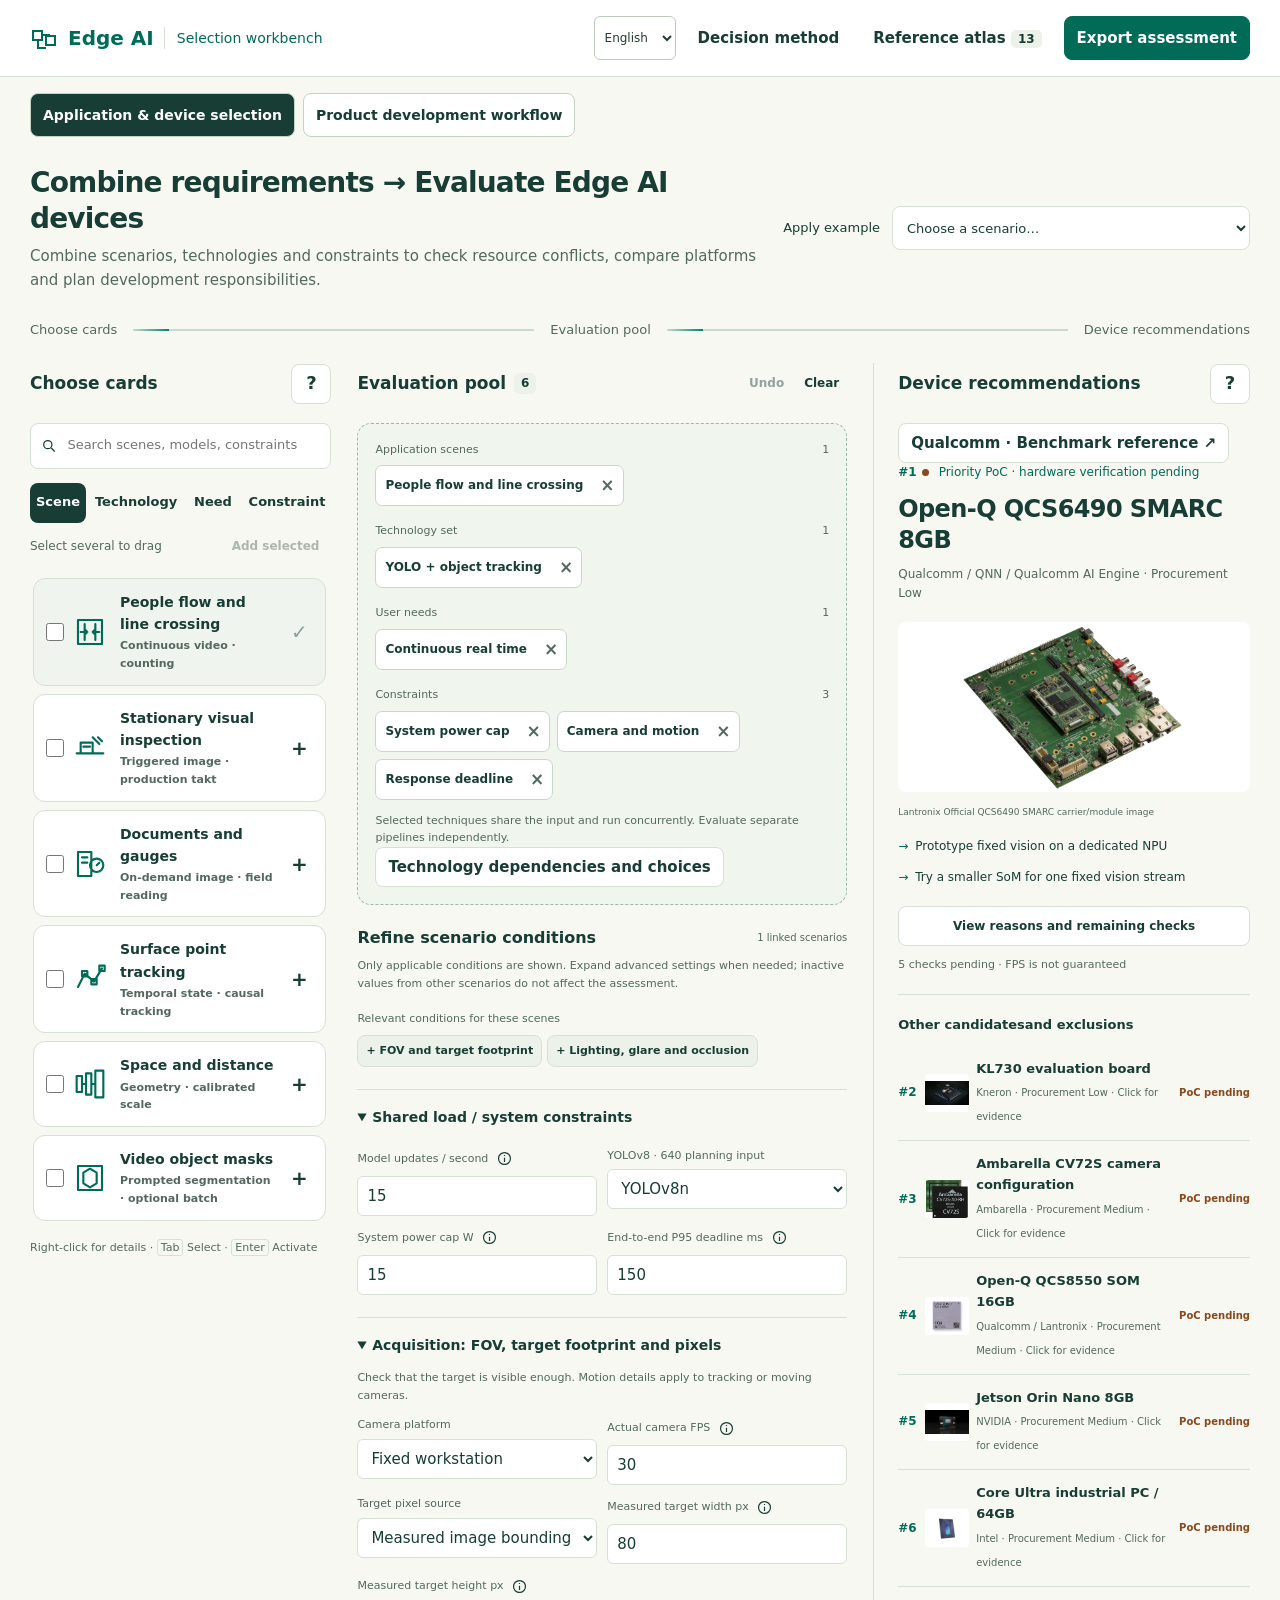
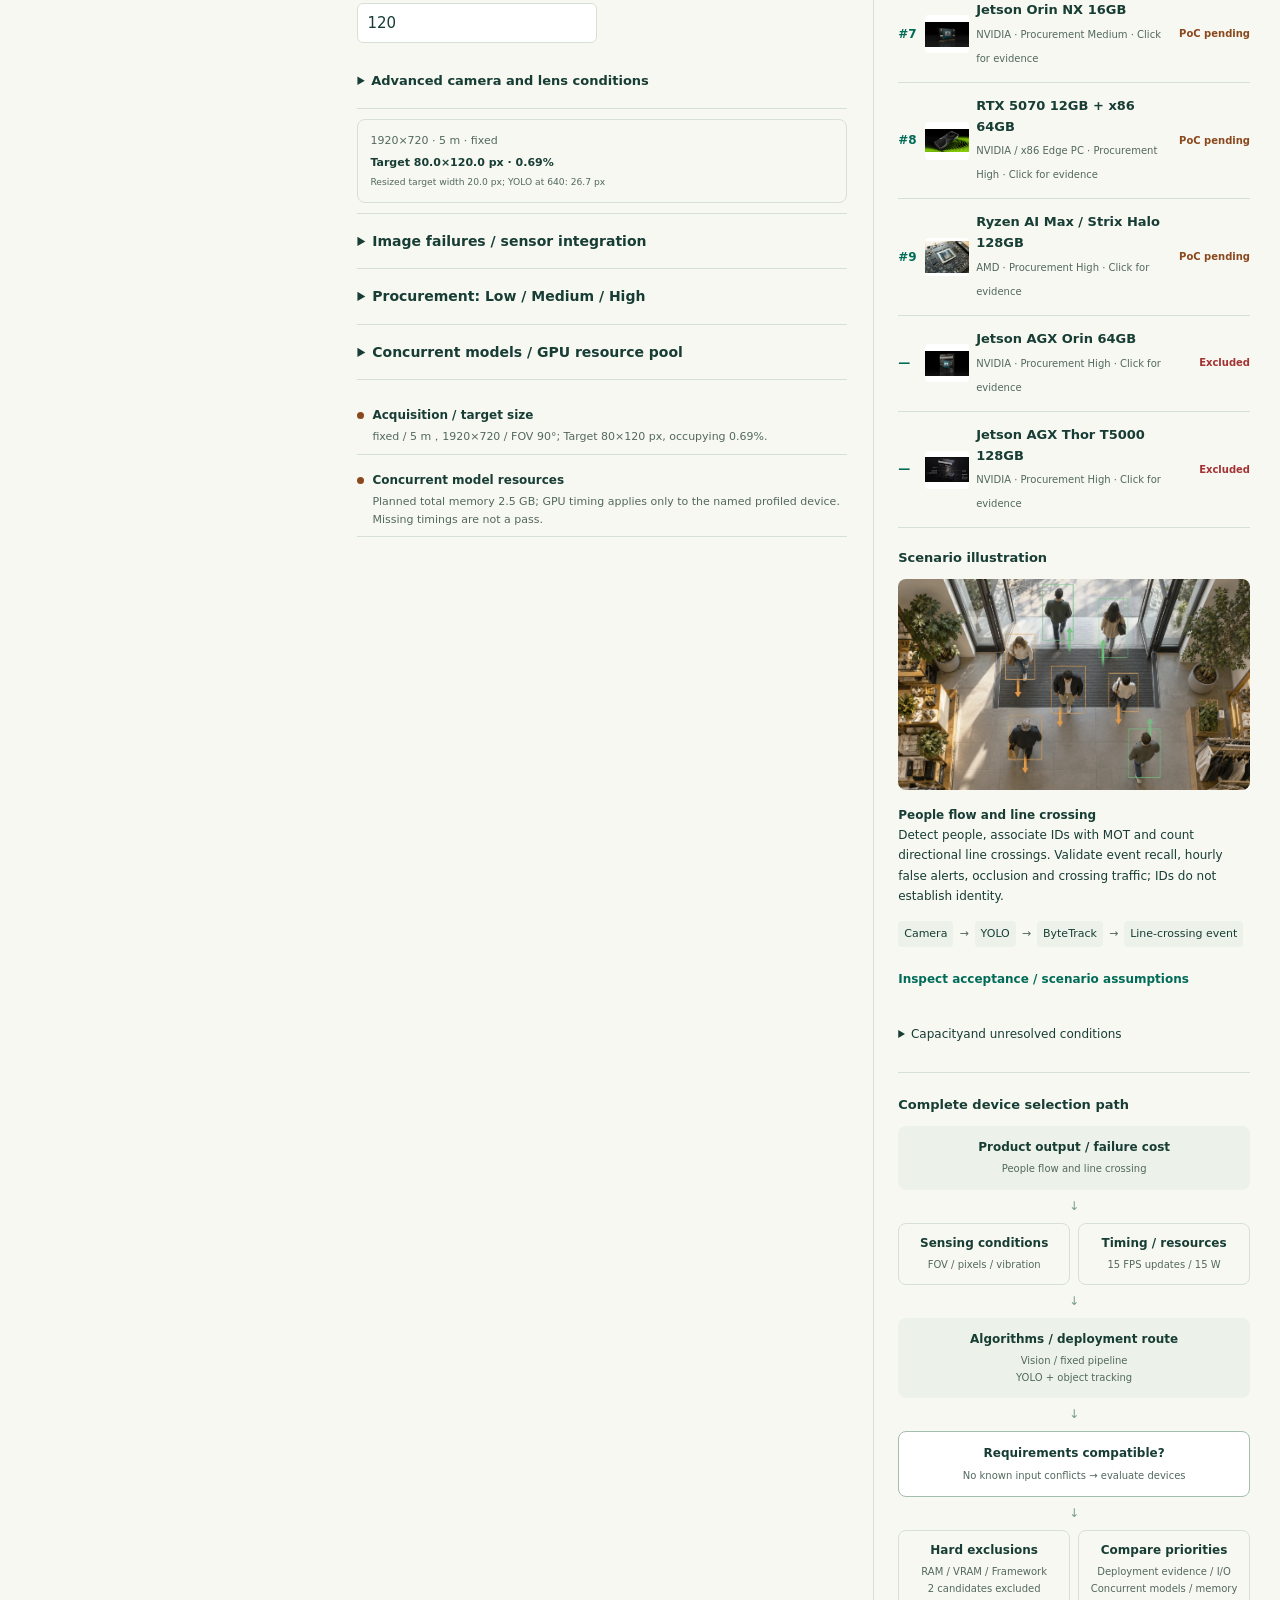
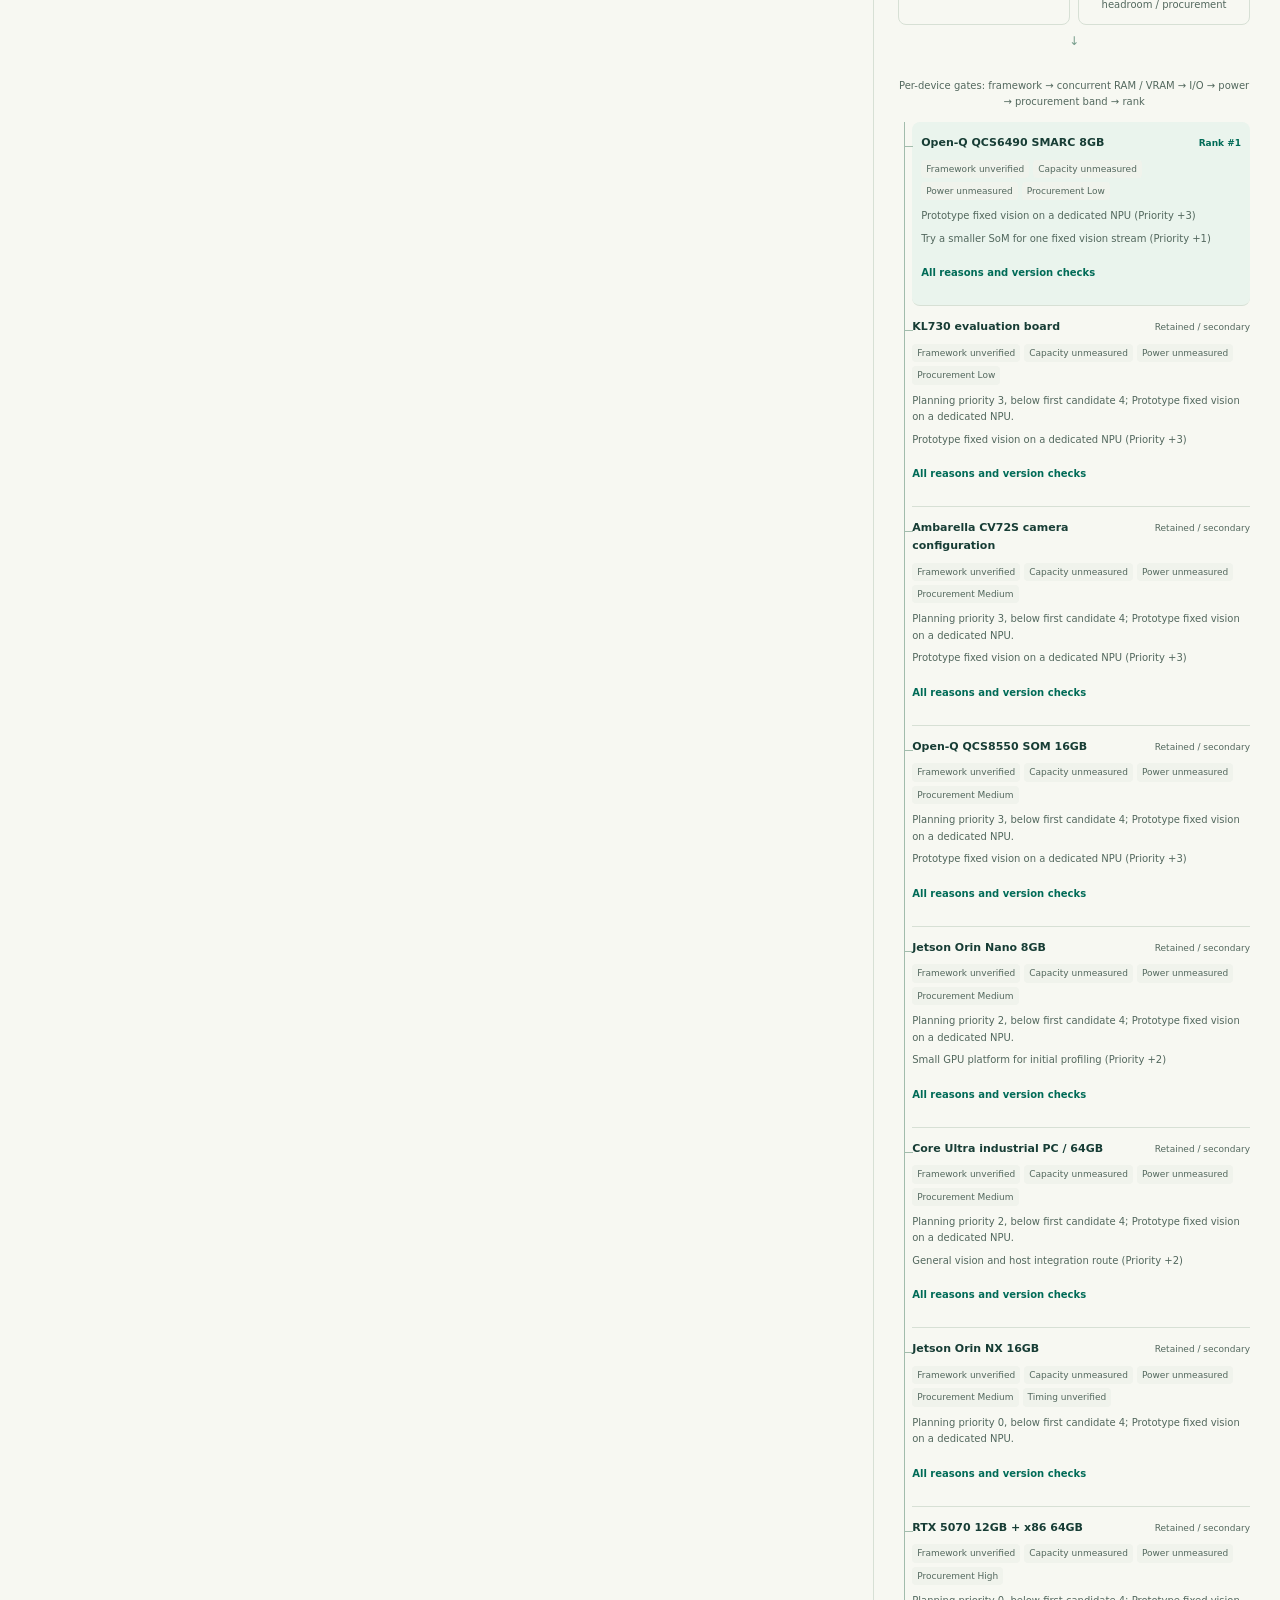
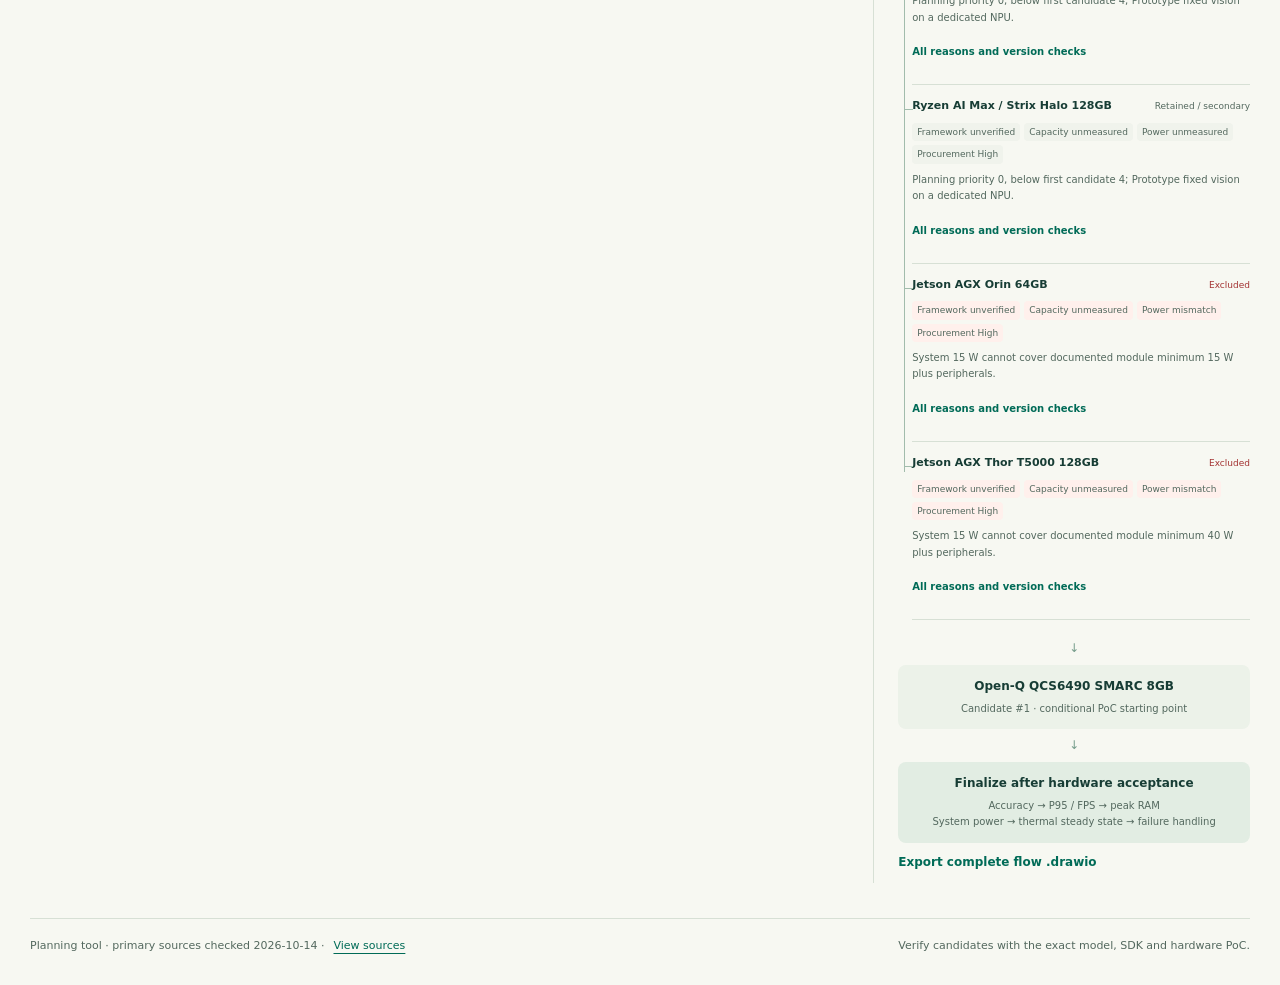
<file: index.html>
<!doctype html><html lang="en"><head><meta charset="utf-8"><meta name="viewport" content="width=device-width,initial-scale=1"><title>Edge AI Hardware Blueprints</title></head><body><p><a href="edge-ai-guide/index.html?lang=en#selection">Open Edge AI Hardware Blueprints</a></p><script>location.replace('edge-ai-guide/index.html'+(location.search||'?lang=en')+(location.hash||'#selection'));</script></body></html>
</file>
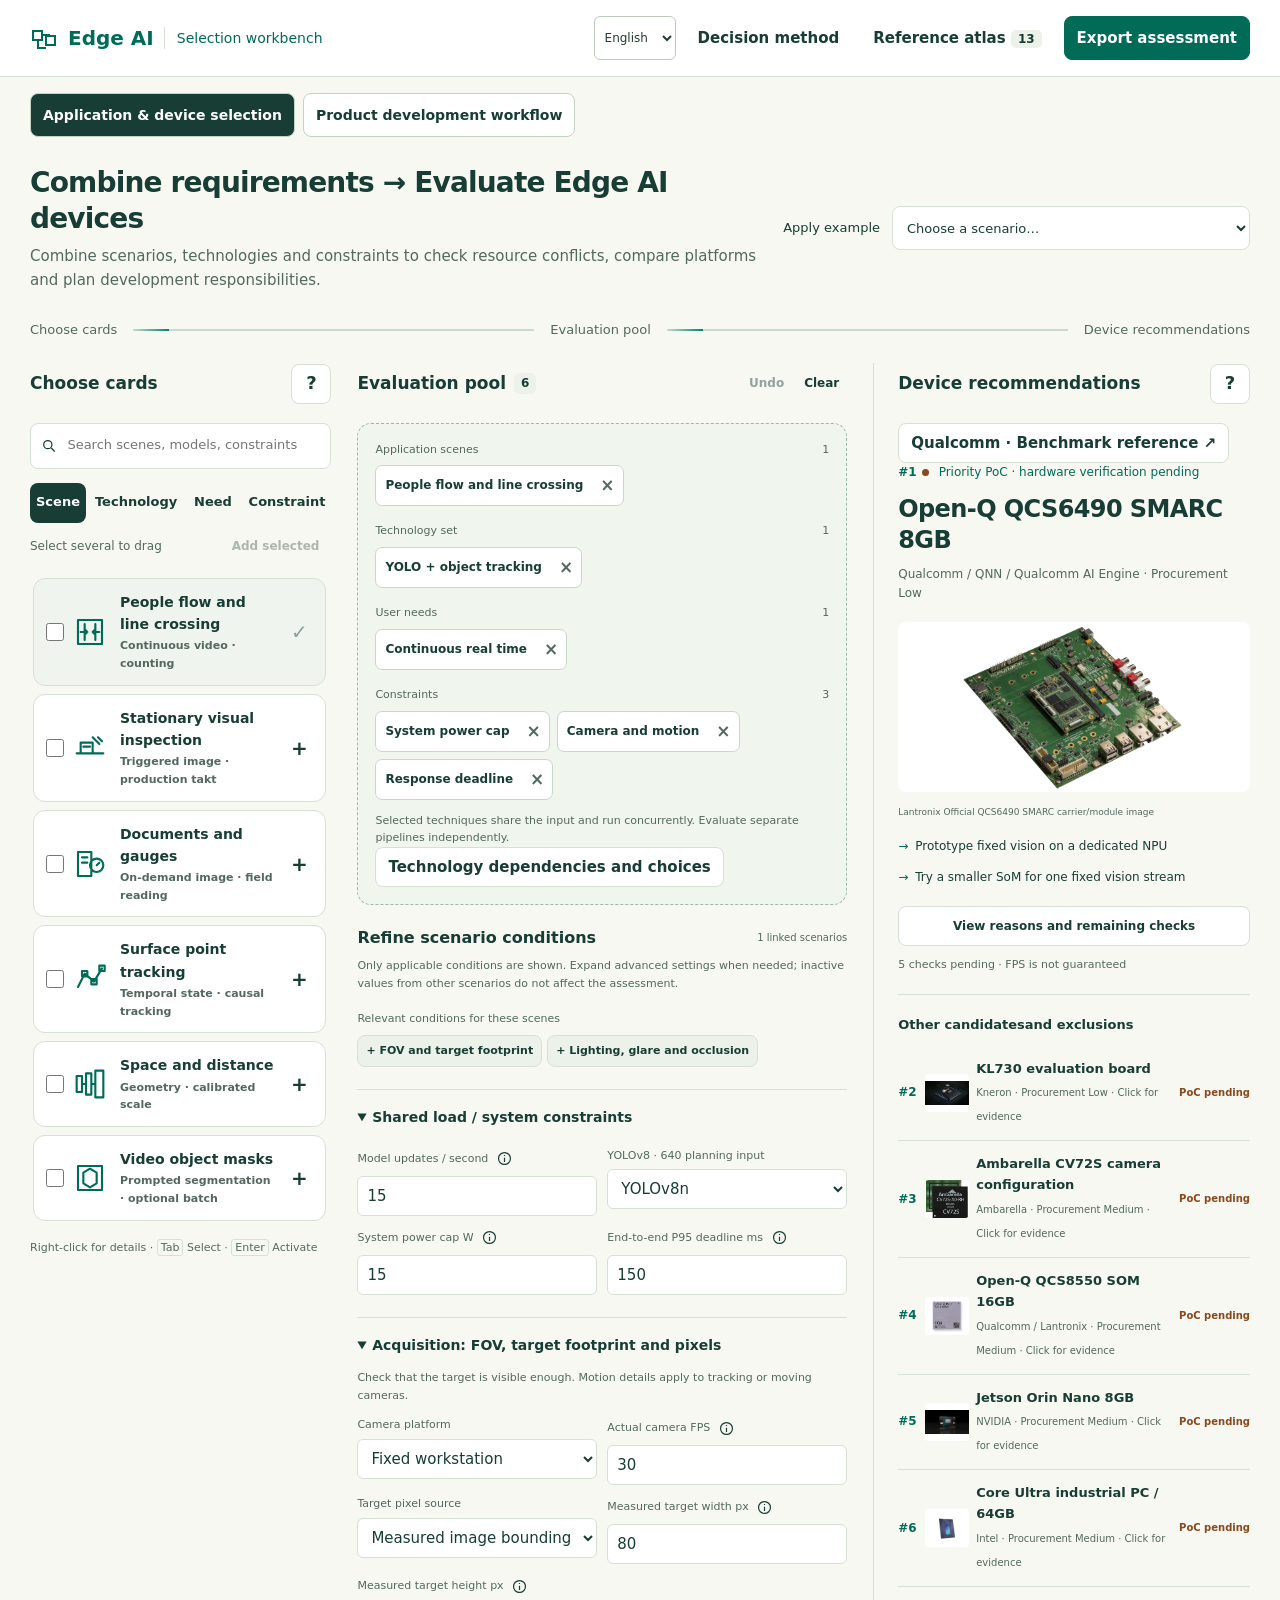
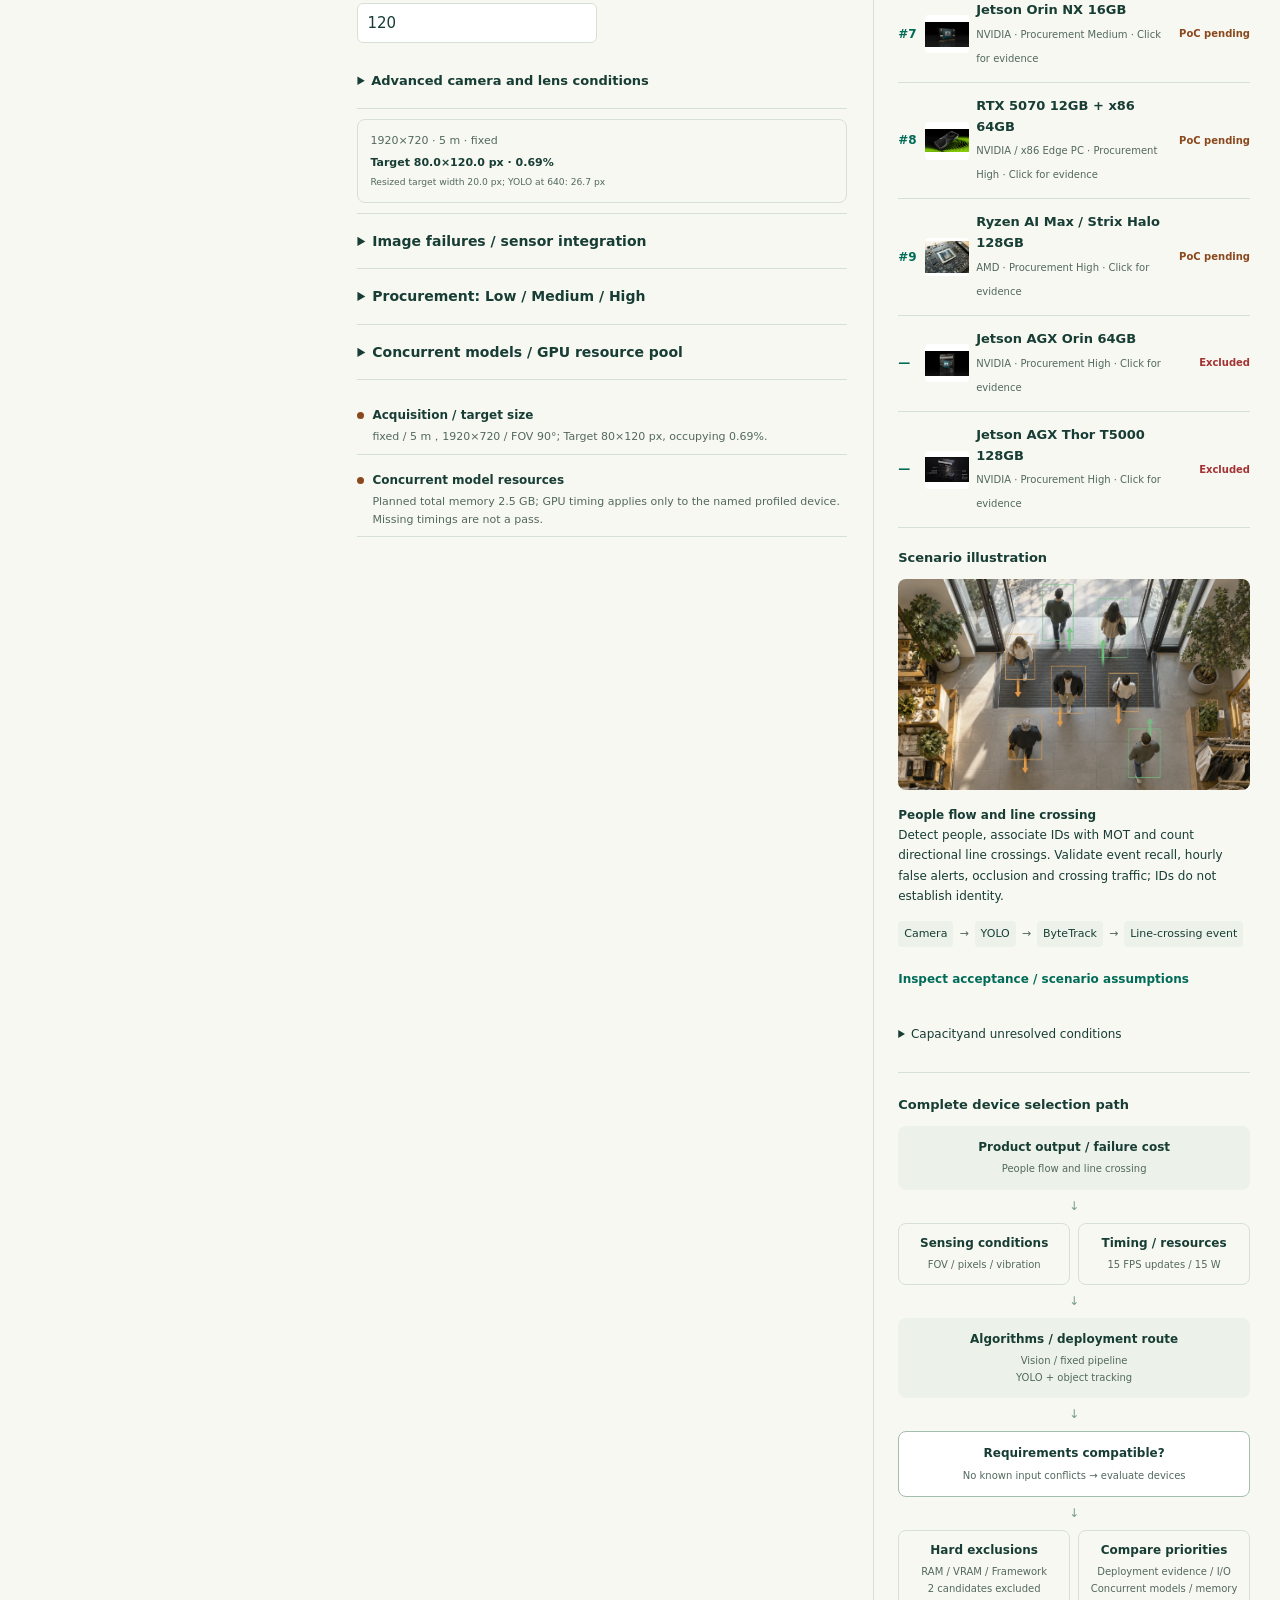
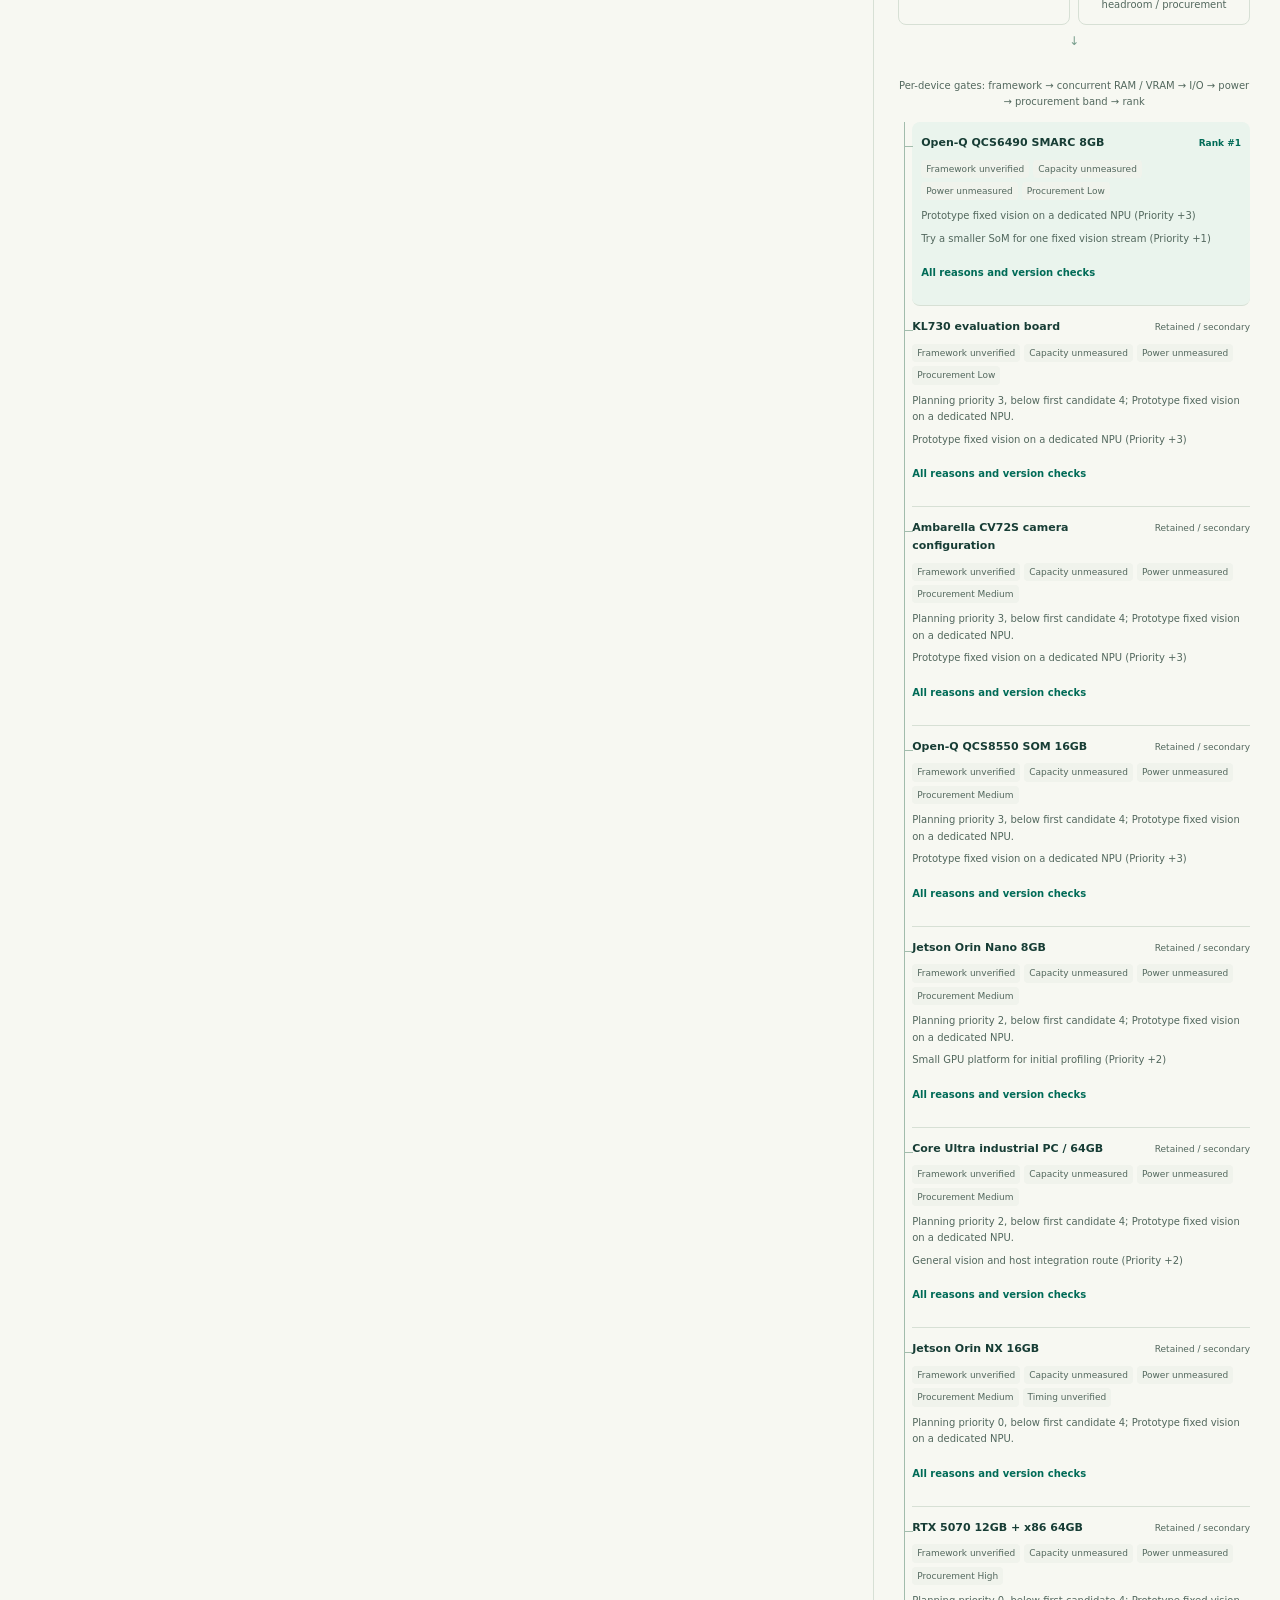
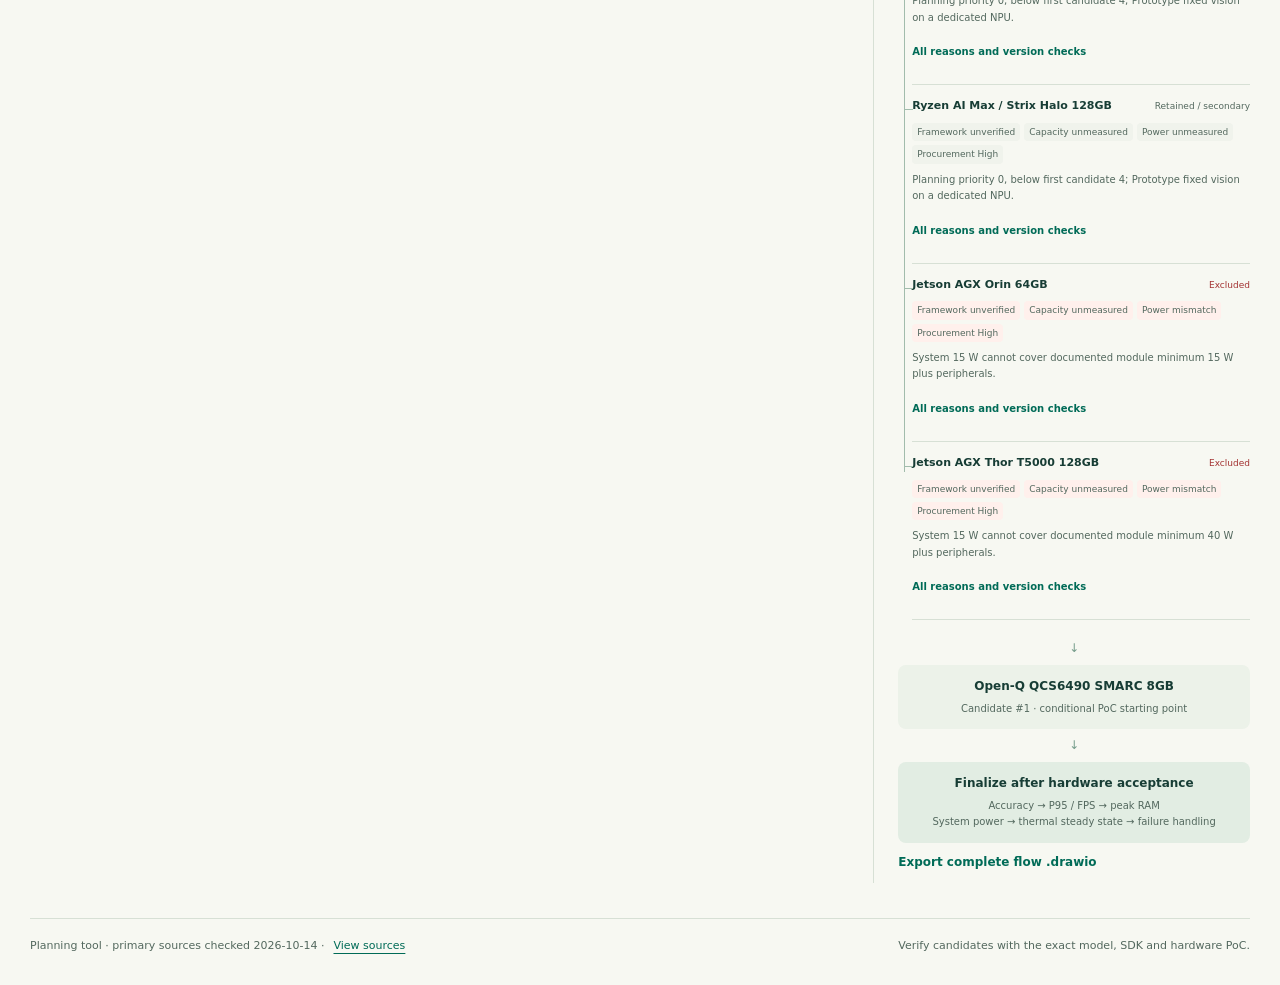
<file: edge-ai-guide/index.html>
<!doctype html><html lang="zh-Hant"><head><meta charset="utf-8"><meta name="viewport" content="width=device-width,initial-scale=1"><meta name="description" content="以場景、技術與限制卡片建立 Edge AI 評估池，查看平台候選與可追溯決策。"><title>Edge AI｜需求評估工作台</title><style>:root{--ink:#173d35;--muted:#53685e;--accent:#006b57;--paper:#f7f8f2;--surface:#fff;--line:#d7e0d5;--soft:#ecf2e9;--amber:#8a481d;--red:#a33232}*{box-sizing:border-box}body{margin:0;color:var(--ink);background:var(--paper);font:15px/1.6 system-ui,-apple-system,"Noto Sans TC","Microsoft JhengHei",sans-serif}button,input,select{font:inherit;color:inherit}button,select{cursor:pointer}button{border:1px solid var(--line);background:white;border-radius:8px;min-height:40px;padding:7px 12px;font-weight:600}button:hover{background:var(--soft)}button:disabled{opacity:.45;cursor:not-allowed}button:active{background:#dce8d9}button.primary{background:var(--accent);color:white;border-color:var(--accent)}button.primary:hover{background:#005342}a{color:var(--accent);text-underline-offset:4px}button:focus-visible,a:focus-visible,input:focus-visible,select:focus-visible,[tabindex]:focus-visible,summary:focus-visible{outline:3px solid #a15a28;outline-offset:3px}::selection{background:#c3dfd2}input{caret-color:var(--accent)}[hidden]{display:none!important}.skip{position:fixed;top:-100px;left:20px;background:white;padding:12px;z-index:100}.skip:focus{top:10px}.topbar{display:flex;justify-content:space-between;align-items:center;gap:16px;padding:16px 30px;border-bottom:1px solid var(--line);background:#fff}.brand{font-size:20px;font-weight:750;display:flex;align-items:center;gap:10px;text-decoration:none;white-space:nowrap}.brand span{font-size:14px;font-weight:500;padding-left:12px;border-left:1px solid var(--line)}nav{display:flex;gap:10px}nav>button:not(.primary){border:0}.count{font-size:12px;background:var(--soft);color:var(--ink);padding:2px 7px;border-radius:5px;font-variant-numeric:tabular-nums}main{max-width:1800px;margin:auto;padding:28px 30px 12px}.intro{display:flex;justify-content:space-between;gap:24px;align-items:center;margin-bottom:28px}h1{font-size:28px;letter-spacing:-.03em;margin:0 0 6px;line-height:1.3}h2{font-size:17px;margin:0;line-height:1.4}h3{font-size:16px;margin:0 0 10px}p{margin:0 0 14px}.intro p{color:var(--muted);margin:0}.preset-label{display:flex;align-items:center;gap:12px;font-size:13px;white-space:nowrap}select{border:1px solid var(--line);border-radius:8px;background:white;min-height:44px;padding:8px 32px 8px 10px}.workbench{display:grid;grid-template-columns:minmax(240px,.8fr) minmax(370px,1.3fr) minmax(290px,1fr);align-items:start;gap:26px}.section-head{display:flex;justify-content:space-between;align-items:center;gap:8px;margin-bottom:18px;min-height:42px}.section-head h2{display:flex;align-items:center;gap:8px}.section-head>div{display:flex;gap:4px}.section-head>div button{font-size:12px;padding:6px 8px;border:0;background:transparent}.step{background:var(--ink);color:white;border-radius:50%;width:24px;height:24px;display:inline-grid;place-items:center;font-size:12px}.icon-button{width:40px;padding:0;font-size:18px;flex-shrink:0}.search{display:flex;align-items:center;gap:8px;background:white;border:1px solid var(--line);border-radius:8px;padding:0 10px}.search svg{width:18px;height:18px;stroke:currentColor;fill:none;stroke-width:1.8}.search input{width:100%;min-width:0;min-height:44px;border:0;background:transparent;font-size:13px}.tabs{display:flex;gap:3px;margin:14px 0 4px}.tabs button{flex:1;border:0;background:transparent;font-size:13px;padding:6px}.tabs button[aria-pressed=true]{background:var(--ink);color:white}.batchbar{display:flex;justify-content:space-between;align-items:center;font-size:12px;color:var(--muted);margin-bottom:8px}.batchbar button{border:0;background:transparent;font-size:12px}.catalog{display:grid;gap:8px;max-height:650px;overflow:auto;padding:3px 5px 6px 3px;scrollbar-color:#bccdc1 transparent}.card{display:grid;grid-template-columns:22px 38px 1fr 32px;align-items:center;gap:8px;background:white;border:1px solid var(--line);border-radius:12px;padding:12px 10px;cursor:grab;transition:background .16s,border-color .16s}.card:hover{border-color:#759c8b}.card.staged{background:#ecf6ef;border-color:var(--accent)}.card.in-pool{background:#f0f4ee}.card input{width:18px;height:18px;accent-color:var(--accent);margin:0;cursor:pointer}.card label{padding:9px 0;display:grid;place-items:center}.card .symbol{width:32px;height:32px;stroke:var(--accent);fill:none;stroke-width:1.6;stroke-linecap:round;stroke-linejoin:round}.card-title{display:block;font-weight:700;font-size:14px}.card-short{display:block;font-size:11px;color:var(--muted);margin-top:2px}.card-main{padding:0;text-align:left;border:0;background:transparent;min-width:0;line-height:1.6}.card-main:hover{background:transparent;color:var(--accent)}.card-add{border:0;width:32px;padding:0;font-size:20px;background:transparent}.library-foot{color:var(--muted);font-size:11px;padding-top:14px}kbd{font-family:inherit;border:1px solid var(--line);border-radius:3px;padding:1px 3px}.pool-column{min-width:0}.pool{border:1.5px dashed #9bb8a8;background:#f0f5ed;border-radius:14px;padding:17px;min-height:195px;transition:background .18s}.pool.drag-over{background:#d7ebdf;border:2px solid var(--accent)}.pool-empty{padding:25px 8px;text-align:center}.pool-empty svg{width:55px;height:55px;stroke:#5a8c77;fill:none;stroke-width:1.4}.pool-empty strong{display:block;margin:8px}.pool-empty p{font-size:13px;color:var(--muted);margin:0}.pool-group+.pool-group{margin-top:16px}.pool-group-title{font-size:11px;color:var(--muted);display:flex;justify-content:space-between;margin-bottom:7px}.pool-chips{display:flex;flex-wrap:wrap;gap:7px}.chip{display:flex;align-items:center;background:white;border:1px solid #c8d9ca;border-radius:7px;max-width:100%;animation:arrive .2s ease-out}.chip button{background:transparent;border:0;font-size:12px;padding:6px 9px;min-height:36px}.chip .remove{padding:6px 8px;color:var(--muted);font-size:17px}.chip button:hover{background:var(--soft)}.pool-note{font-size:11px;color:var(--muted);margin:12px 0 0}.tuning{margin-top:14px}.tuning details{border-bottom:1px solid var(--line);padding:10px 0}.tuning summary{cursor:pointer;font-weight:650;font-size:13px;padding:6px 0}.fields{display:grid;grid-template-columns:repeat(2,minmax(0,1fr));gap:10px;margin:12px 0}.field label{display:flex;align-items:center;gap:3px;font-size:11px;color:var(--muted);margin-bottom:5px}.field input,.field select{width:100%;min-width:0;border:1px solid var(--line);background:white;border-radius:6px;min-height:40px;padding:6px 9px;font-variant-numeric:tabular-nums}.field .help{border:0;background:transparent;padding:0;width:24px;min-height:24px;font-size:13px}.small-note{font-size:11px;color:var(--muted);margin:7px 0}.camera-viz{background:white;border-radius:10px;padding:12px;margin:12px 0}.camera-viz svg{width:100%;height:auto;display:block}.camera-metrics{display:grid;grid-template-columns:repeat(2,1fr);gap:8px;margin-top:6px}.camera-metrics div{font-size:10px;color:var(--muted)}.camera-metrics strong{display:block;font-size:17px;color:var(--ink);font-variant-numeric:tabular-nums}.camera-metrics .bad strong{color:var(--red)}.flow-head{display:flex;justify-content:space-between;align-items:center;margin:25px 0 14px}.flow-head h2{font-size:15px}.text-button{border:0;padding:4px 0;background:transparent;color:var(--accent);font-size:12px}.trace{display:grid;grid-template-columns:repeat(3,minmax(0,1fr));gap:16px 14px}.trace-node{position:relative;text-align:left;padding:9px 10px;border-radius:7px;background:white;min-width:0;border:1px solid var(--line)}.trace-node:after{content:'→';position:absolute;right:-13px;top:26px;font-size:13px;color:var(--muted)}.trace-node:nth-child(3n):after{display:none}.trace-node b{display:block;font-size:12px;margin:6px 0 0;font-weight:600;overflow-wrap:anywhere}.trace-node small{font-size:10px;color:var(--muted)}.trace-node.bad{background:#fff1ec;border-color:#d7a594}.legend{display:flex;gap:13px;color:var(--muted);font-size:10px;margin:12px 0}.dot{width:7px;height:7px;display:inline-block;margin-right:5px;border-radius:50%;background:#8a481d}.dot.ok{background:var(--accent)}.dot.bad{background:var(--red)}.dot.wait{background:var(--amber)}.results{min-width:0;border-left:1px solid var(--line);padding-left:24px}.result-main{padding-bottom:20px;border-bottom:1px solid var(--line)}.result-main .status{font-size:12px;color:var(--accent);margin-bottom:12px;display:flex;align-items:center;gap:5px}.result-main h3{font-size:24px;line-height:1.3;letter-spacing:-.025em;margin:0 0 9px;overflow-wrap:anywhere}.result-main .route{font-size:12px;color:var(--muted);margin-bottom:18px}.device-art{width:100%;height:90px;margin:12px 0}.reasons{list-style:none;padding:0;margin:0}.reasons li{padding:6px 0;font-size:12px;display:flex;gap:7px}.reasons li:before{content:'→';color:var(--accent)}.result-main>button{margin-top:13px;width:100%;font-size:12px}.result-meta{font-size:11px;color:var(--muted);margin-top:10px}.notice{padding:12px 0;border-bottom:1px solid var(--line)}.notice h3{font-size:13px;color:var(--red);margin:0 0 6px}.notice p{font-size:12px;margin:5px 0;color:var(--amber)}.notice button{font-size:11px;margin-top:8px}.candidate-row{display:grid;grid-template-columns:1fr auto;gap:8px;width:100%;text-align:left;border:0;border-bottom:1px solid var(--line);border-radius:0;background:transparent;padding:13px 0}.candidate-row strong{font-size:13px;display:block}.candidate-row small{font-size:10px;color:var(--muted);font-weight:400}.badge{font-size:10px;color:var(--amber);white-space:nowrap;align-self:center}.badge.bad{color:var(--red)}.result-section{margin-top:20px}.result-section h3{font-size:13px}.example{font-size:12px;line-height:1.7}.pipeline{display:flex;flex-wrap:wrap;gap:6px;align-items:center;font-size:11px;margin:12px 0}.pipeline span{background:var(--soft);padding:4px 6px;border-radius:4px}.pipeline i{font-style:normal;color:var(--muted)}.scene-preview{width:100%;height:auto;border-radius:8px;margin-bottom:8px}.results details{font-size:12px;margin-top:18px}.results summary{cursor:pointer;padding:8px 0}.results details p{margin:8px 0;color:var(--muted)}footer{display:flex;gap:9px;flex-wrap:wrap;border-top:1px solid var(--line);margin-top:35px;padding:18px 0;color:var(--muted);font-size:11px}footer>span{margin-left:auto}.drawer{position:fixed;z-index:40;right:16px;top:85px;bottom:16px;width:min(480px,calc(100vw - 32px));background:white;border-radius:14px;box-shadow:0 14px 60px #173d3540;padding:22px;overflow:auto}.drawer-head{display:flex;justify-content:space-between;align-items:center;gap:16px;border-bottom:1px solid var(--line);padding-bottom:16px;margin-bottom:20px}.drawer h2{font-size:22px}.drawer h3{margin-top:24px}.drawer p,.drawer li{font-size:14px;line-height:1.8}.drawer ul{padding-left:22px}.drawer .primary{width:100%;margin:18px 0}.drawer .ref-row{display:flex;align-items:center;gap:12px;border-bottom:1px solid var(--line);padding:13px 0;text-decoration:none;font-size:14px}.ref-row span{font-size:11px;color:var(--muted)}.method-tree{display:grid;gap:8px;margin:20px 0}.method-tree>div{padding:12px;background:var(--soft);border-radius:7px;font-size:13px}.method-tree .split{display:grid;grid-template-columns:1fr 1fr;gap:10px;background:transparent;padding:0}.split span{border:1px solid var(--line);padding:10px;border-radius:7px}.method-tree small{display:block;color:var(--muted)}.tree-arrow{text-align:center}.context-menu{position:fixed;z-index:70;background:white;padding:6px;border-radius:10px;box-shadow:0 8px 35px #173d3530;min-width:190px}.context-menu button{display:block;border:0;text-align:left;width:100%;font-size:13px}.tooltip{position:fixed;z-index:80;max-width:min(310px,calc(100vw - 24px));padding:10px 12px;background:var(--ink);color:white;border-radius:7px;font-size:12px;box-shadow:0 5px 18px #173d3522}.toast{position:fixed;bottom:20px;left:50%;transform:translateX(-50%);background:var(--ink);color:white;padding:10px 20px;border-radius:9px;z-index:90;font-size:13px}.sr-only{position:absolute;width:1px;height:1px;overflow:hidden;clip-path:inset(50%);white-space:nowrap}.empty-result{padding:35px 0;color:var(--muted);font-size:13px}.empty-result h3{font-size:20px;color:var(--ink)}@keyframes arrive{from{transform:translateY(4px)}to{transform:translateY(0)}}
@media(min-width:1600px){.catalog{max-height:760px}.workbench{gap:36px}.card{padding:14px}.trace-node b{font-size:13px}}
@media(max-width:1150px){main{padding:22px 20px}.topbar{padding:14px 20px}.workbench{grid-template-columns:260px minmax(0,1fr);gap:22px}.results{grid-column:1/-1;border-left:0;border-top:1px solid var(--line);padding:22px 0 0}.results #result{display:grid;grid-template-columns:1fr 1fr;gap:22px}.results .notice{grid-column:1/-1}.intro{align-items:flex-start}.preset-label{display:grid;gap:4px}.result-main{border-bottom:0}.catalog{max-height:660px}}
@media(max-width:720px){.topbar{padding:12px 16px;align-items:flex-start;flex-wrap:wrap}.brand span{font-size:12px}nav{width:100%;justify-content:space-between;gap:3px}nav button{font-size:12px;padding:6px 9px;min-height:44px}main{padding:22px 16px}.intro{display:block;margin-bottom:24px}h1{font-size:24px}.intro p{font-size:13px}.preset-label{display:flex;margin-top:18px;white-space:normal}.preset-label select{flex:1;min-width:0;font-size:13px}.workbench{display:flex;flex-direction:column;gap:28px}.library,.pool-column,.results{width:100%}.catalog{max-height:340px}.card{grid-template-columns:24px 32px 1fr 36px}.card-add{width:36px;min-height:44px}.section-head{margin-bottom:12px}.library-foot{display:none}.results #result{display:block}.result-main{border-bottom:1px solid var(--line)}.trace{gap:12px}.trace-node{padding:7px}.trace-node b{font-size:11px}.flow-head h2{font-size:14px}.drawer{top:12px;bottom:12px;right:12px;width:calc(100vw - 24px);padding:18px}.fields{gap:10px}.chip button{min-height:44px}.results .result-section{margin-top:24px}footer>span{margin-left:0}.tabs button{min-height:44px}}
@media(prefers-reduced-motion:reduce){*,*:before,*:after{animation:none!important;transition:none!important;scroll-behavior:auto!important}}
@media print{.topbar, .library,.section-head button,.tuning,.drawer,.toast,.tooltip,footer{display:none!important}.workbench{display:block}main{padding:0}.results{border:0;padding:0}.pool{border:1px solid #aaa}.trace,.result-main,.result-section{break-inside:avoid}.chip .remove{display:none}.results #result{display:block}.intro{margin-bottom:16px}.preset-label{display:none}}

.field-label{display:flex;align-items:center;gap:4px;margin-bottom:5px}.field-label label{margin:0}.help svg{width:17px;height:17px;vertical-align:middle;fill:none;stroke:currentColor;stroke-width:1.4}
.context-head{display:flex;justify-content:space-between;align-items:center;gap:10px;margin:22px 0 8px}.context-head h2{font-size:16px}.context-head>span{font-size:10px;color:var(--muted)}.suggestions{padding:10px 0 15px;border-bottom:1px solid var(--line)}.suggestions p{font-size:11px;color:var(--muted);margin:0 0 8px}.suggestions button{font-size:11px;min-height:32px;padding:4px 8px;margin:0 5px 7px 0;background:var(--soft)}.domain-block>summary{font-size:14px}.inline-presets{display:flex;gap:5px;align-items:center;flex-wrap:wrap;margin:12px 0}.inline-presets span{font-size:11px;color:var(--muted)}.inline-presets button{min-height:32px;padding:3px 8px;font-size:10px}.source-small{font-size:11px}.constraint-viz{padding:12px;background:var(--soft);border-radius:8px}.constraint-viz strong{font-size:16px}.depth-bands{display:grid;grid-template-columns:1fr 1fr;gap:20px}.depth-bands>div{border-bottom:2px solid #7eab94;padding-bottom:8px}.depth-bands b,.depth-bands span,.depth-bands small{display:block}.depth-bands b{font-size:22px}.depth-bands span{font-size:12px}.depth-bands small{font-size:10px;color:var(--muted)}.memory-route{display:grid;grid-template-columns:1fr 16px 1fr 16px 1fr;align-items:center;gap:3px;padding:13px 9px;background:var(--soft);border-radius:8px}.memory-route span{font-size:11px;font-weight:700}.memory-route strong{display:block;font-size:10px;font-weight:500;line-height:1.5;margin:5px 0}.memory-route small{display:block;font-size:9px;color:var(--muted)}.memory-route i{font-style:normal;color:var(--muted)}.latency-budget{display:flex;flex-wrap:wrap;gap:5px;padding:12px 0}.latency-budget span{padding:4px 6px;background:var(--soft);border-radius:4px;font-size:10px}.latency-budget strong{font-size:12px;padding:4px 6px;color:var(--accent)}.bad{color:var(--red)}.scene-status{display:grid;gap:8px;margin-top:18px}.requirement-status{display:grid;grid-template-columns:8px 1fr;gap:3px 7px;padding:8px 0;border-bottom:1px solid var(--line);font-size:11px}.requirement-status strong{font-size:12px}.requirement-status span{grid-column:2;color:var(--muted)}.requirement-status .dot{margin-top:6px}.hardware-photo{margin:12px 0}.hardware-photo img{width:100%;max-height:170px;object-fit:contain;border-radius:8px;background:#fff}.hardware-photo figcaption{font-size:9px;color:var(--muted);margin:6px 0}.candidate-row{grid-template-columns:20px 44px 1fr auto;align-items:center;gap:7px}.candidate-photo{width:44px;height:38px;object-fit:contain;background:white;border-radius:4px}.rank-label{font-size:12px;font-weight:700;color:var(--accent)}.final-flow{border-top:1px solid var(--line);padding-top:22px;grid-column:1/-1}.product-flow{display:grid;gap:7px;font-size:12px}.product-flow>i{font-style:normal;text-align:center;color:#759c8b}.flow-box,.flow-gate{padding:12px;background:var(--soft);border-radius:8px;text-align:center}.product-flow b{display:block;font-size:12px}.product-flow small{display:block;font-size:10px;color:var(--muted);margin-top:4px;line-height:1.65}.flow-split{display:grid;grid-template-columns:1fr 1fr;gap:8px}.flow-split>span{padding:10px;border:1px solid var(--line);border-radius:8px;text-align:center}.flow-gate{border:1px solid #a4bdac;background:white}.flow-gate.bad{border-color:#d7a594;background:#fff1ec}.verification{background:#e2ede3}.object-footprint{display:grid;gap:4px;font-size:11px;padding:12px;border:1px solid var(--line);border-radius:8px;margin-top:10px}.object-footprint>span,.object-footprint>small{color:var(--muted)}
@media(max-width:720px){.fields{grid-template-columns:1fr 1fr}.memory-route{padding:12px 6px}.candidate-row{grid-template-columns:20px 44px 1fr auto}.suggestions button{min-height:40px}.domain-block>summary{min-height:44px}.hardware-photo img{max-height:190px}}
.scenario-link{display:flex;justify-content:space-between;gap:12px;width:100%;text-align:left;border:0;border-bottom:1px solid var(--line);border-radius:0;padding:12px 0;background:transparent;font-size:12px}.candidate-tree{margin:12px 0}.tree-root{font-size:10px;color:var(--muted);padding:8px 0 12px;text-align:center}.candidate-branch{display:grid;grid-template-columns:14px 1fr;position:relative}.branch-line{border-left:1px solid #a2bcac;margin-left:6px;position:relative}.branch-line:before{content:'';position:absolute;left:0;top:24px;width:8px;border-top:1px solid #a2bcac}.branch-content{padding:12px 0;border-bottom:1px solid var(--line)}.branch-title{display:flex;align-items:baseline;justify-content:space-between;gap:7px}.branch-title strong{font-size:11px}.branch-title>span{font-size:9px;white-space:nowrap;color:var(--muted)}.gate-tags{display:flex;flex-wrap:wrap;gap:4px;margin:8px 0}.gate-tags span{font-size:9px;padding:2px 5px;background:#f0f3ec;border-radius:4px;color:var(--muted)}.branch-content p{font-size:10px;line-height:1.65;margin:6px 0;color:var(--muted)}.rejected .branch-title>span{color:var(--red)}.rejected .gate-tags span{background:#fff0ec}.chosen .branch-content{background:#eaf4ed;border-radius:8px;padding:12px 9px}.chosen .branch-title>span{color:var(--accent);font-weight:700}.candidate-branch:last-child .branch-line{height:30px}.candidate-branch .text-button{font-size:10px}

.resource-summary{display:flex;flex-wrap:wrap;gap:8px;margin:12px 0}.resource-summary span{flex:1;padding:12px;background:#eaf1e7;font-size:11px}.resource-summary strong{display:block;font-size:20px;color:#006b57;margin-top:4px}.cost-grid{display:grid;gap:10px}.cost-grid label{display:flex;align-items:center;justify-content:space-between;gap:8px;font-size:12px}.cost-grid select{max-width:85px}.task-budget{border-top:1px solid #d5ded2;padding:12px 0}.budget-fields{display:grid;grid-template-columns:1fr 1fr;gap:8px;margin-top:8px}.budget-fields label{font-size:11px;display:grid;gap:4px}.budget-fields input,.budget-fields select{width:100%;min-width:0;padding:8px;border:1px solid #bdcbbd;border-radius:5px;background:#fff;color:#263d31}.load-meter{display:grid;gap:6px;margin:12px 0;font-size:12px}.load-meter meter{width:100%;height:14px}.load-meter small{color:#627466}.topbar nav{flex-wrap:wrap}.chapter-links{display:grid;gap:8px;margin:20px 0}.chapter-links a{display:block;padding:12px;border:1px solid #d4dfd1;border-radius:8px;text-decoration:none}.chapter-links small{display:block;color:#627466;margin-top:5px}.language-switch{font-size:12px;border:1px solid #bdcbbd;border-radius:6px;padding:6px;background:#fff;color:#263d31}

/* Validation guidance stays visible after a brief, low-frequency pulse. */
.conflict-message{border-bottom:1px solid #d35c5c55;padding:8px 0}.conflict-message p{margin:0 0 8px}.conflict-message button{color:#a92732;border-color:#c84550}
.condition-conflict,details.conflict-section:not([open])>summary{outline:2px solid #c84550!important;outline-offset:3px;border-radius:6px;animation:conflict-outline 1.3s ease-in-out 3}
details.conflict-section>summary::after{content:' !';color:#b52331;font-weight:800;margin-inline-start:8px}
.conflict-attention{animation:conflict-outline 1.3s ease-in-out 3!important;scroll-margin:100px}
@keyframes conflict-outline{0%,100%{outline-color:#c84550;box-shadow:0 0 0 0 #c8455000}50%{outline-color:#ef8190;box-shadow:0 0 0 6px #c8455025}}
@media(prefers-reduced-motion:reduce){.condition-conflict,.conflict-attention,details.conflict-section:not([open])>summary{animation:none!important}}

.aiot-result{margin:16px 0;padding:16px;border:1px solid var(--line);background:var(--soft);border-radius:12px}.aiot-topology{display:grid;grid-template-columns:minmax(0,1fr) 18px minmax(0,1fr);align-items:center;gap:8px}.aiot-topology>div{display:grid;gap:6px;padding:10px;background:white;border-radius:8px;overflow-wrap:anywhere}.aiot-topology small{color:var(--muted)}.aiot-topology strong{font-size:13px}.aiot-topology span{font-size:12px}.aiot-metrics{display:grid;grid-template-columns:1fr 1fr;gap:10px;margin:12px 0}.aiot-metrics span{font-size:12px;padding:10px;background:var(--soft);border:1px solid var(--line);border-radius:8px}.aiot-metrics strong{display:block;font-size:19px}.aiot-result .candidate-row{width:100%}

.selection-flow{display:flex;align-items:center;gap:16px;margin:22px 0;color:var(--muted,#53685e);font-size:13px}.selection-flow i{flex:1;height:2px;background:#c7d9d0;position:relative;overflow:hidden}.selection-flow i:after{content:"";position:absolute;width:36px;height:2px;background:linear-gradient(90deg,transparent,#00846b);animation:selection-photon 1.5s linear 3}.binding-row{padding:14px 0;border-bottom:1px solid #d9e3dc}.binding-row p{font-size:13px}.benchmark-grid{display:grid;grid-template-columns:1fr 1fr;gap:12px}.benchmark-grid label{display:grid;gap:5px}.benchmark-grid input,.benchmark-grid select{width:100%;min-width:0;padding:8px}.benchmark-result{padding:15px;background:#edf3e8;margin-top:16px}@keyframes selection-photon{from{left:-36px}to{left:100%}}@media(prefers-reduced-motion:reduce){.selection-flow i:after{animation:none;left:50%}}@media(max-width:600px){.selection-flow{gap:7px;font-size:11px}.benchmark-grid{grid-template-columns:1fr}}

.pw-workspace{--pw-line:#d7e0d5;--pw-ink:#173d35;--pw-muted:#53685e;color:var(--pw-ink);font:14px/1.6 system-ui,-apple-system,"Noto Sans TC",sans-serif;max-width:1600px;margin:auto}.pw-workspace *, .pw-drawer *{box-sizing:border-box}.pw-workspace h2,.pw-drawer h2{font-size:22px;line-height:1.35;margin:4px 0 10px;letter-spacing:-.025em}.pw-workspace h3,.pw-drawer h3{font-size:15px;margin:20px 0 8px}.pw-workspace p{margin:0 0 12px}.pw-workspace button,.pw-drawer button{font:inherit;cursor:pointer;min-height:44px;border:1px solid var(--pw-line,#d7e0d5);border-radius:8px;background:#fff;color:#173d35;padding:9px 13px}.pw-workspace button:hover,.pw-drawer button:hover{background:#edf3e8}.pw-workspace button:focus-visible,.pw-workspace a:focus-visible,.pw-workspace select:focus-visible,.pw-workspace input:focus-visible,.pw-workspace summary:focus-visible,.pw-drawer :focus-visible{outline:3px solid #a15a28;outline-offset:3px}.pw-workspace button:disabled{cursor:default;opacity:.65}.pw-workspace select,.pw-workspace input:not([type=checkbox]),.pw-drawer select,.pw-drawer textarea{font:inherit;min-height:44px;width:100%;min-width:0;border:1px solid #bdcbbd;border-radius:7px;padding:8px;background:white;color:#173d35}.pw-workspace label,.pw-drawer label{display:grid;gap:6px;font-size:12px}.pw-eyebrow{font-size:11px;font-weight:750;letter-spacing:.08em;color:#53685e}.pw-context{display:flex;justify-content:space-between;gap:28px;padding:24px;background:#eaf1e5;border-left:4px solid #006b57;border-radius:0 12px 12px 0}.pw-context>div:first-child{flex:1;min-width:0}.pw-context-actions{display:flex;align-content:start;flex-wrap:wrap;gap:8px;max-width:300px;align-items:start}.pw-workspace .pw-primary{background:#006b57;color:white;border-color:#006b57}.pw-context-tags{display:flex;flex-wrap:wrap;gap:8px}.pw-context-tags span{font-size:11px;padding:4px 8px;background:#fff;border-radius:5px}.pw-notice{min-height:20px;font-size:12px;color:#53685e;margin:8px 0!important}.pw-organization{border:1px solid #d7e0d5;background:white;border-radius:12px;padding:18px;margin:12px 0 20px}.pw-organization>summary,.pw-routing>summary{display:flex;gap:12px;justify-content:space-between;align-items:center;cursor:pointer;min-height:44px}.pw-organization summary span,.pw-routing summary span{font-size:12px;color:#53685e}.pw-organization>summary:before,.pw-routing>summary:before{content:'＋';font-size:18px}.pw-organization[open]>summary:before,.pw-routing[open]>summary:before{content:'−'}.pw-organization summary b,.pw-routing summary b{flex:1}.pw-org-intro{display:flex;gap:24px;align-items:center;justify-content:space-between;margin:18px 0}.pw-org-intro p{max-width:760px;color:#53685e;font-size:13px}.pw-org-intro label{min-width:260px}.pw-role-grid{display:grid;grid-template-columns:repeat(5,minmax(0,1fr));gap:12px}.pw-role{border:1px solid #d7e0d5;border-top:3px solid var(--role);border-radius:8px;padding:10px;min-width:0}.pw-role.missing{background:#fffaf3}.pw-role-heading{display:flex;align-items:center;gap:4px}.pw-role-heading>label{display:flex;align-items:center;gap:7px;flex:1;min-height:44px;font-size:12px;font-weight:650;cursor:pointer}.pw-role input[type=checkbox]{accent-color:var(--role);width:18px;height:18px;flex-shrink:0}.pw-role small{display:block;font-size:11px;color:#53685e}.pw-workspace .pw-help{min-height:32px;width:32px;flex-shrink:0;padding:0;border:0;background:transparent;font-size:13px;color:#53685e}.pw-route-label{margin-top:10px}.pw-note{font-size:12px;color:#53685e;margin:14px 0 0!important}.pw-owner{display:inline-block;vertical-align:middle;position:relative;border:1px solid #d7e0d5;border-left:4px solid var(--from);background:#fff;border-radius:5px;padding:4px 7px;margin:4px 4px 0 0;font-size:10px;line-height:1.5;color:#173d35;overflow-wrap:anywhere}.pw-owner.merge,.pw-owner.si{border-left:0;padding-left:10px;background:linear-gradient(105deg,color-mix(in srgb,var(--from) 12%,white),color-mix(in srgb,var(--to) 12%,white))}.pw-owner.merge:before,.pw-owner.si:before{content:'';position:absolute;top:0;bottom:0;left:0;width:4px;background:linear-gradient(var(--from),var(--to))}.pw-owner.si{border-style:dashed}.pw-owner.unassigned{border-color:#c99790;color:#95372e;background:#fff2ed}.pw-badges{display:flex;flex-wrap:wrap;gap:2px}.pw-scope{display:flex;flex-wrap:wrap;align-items:center;gap:8px;margin:16px 0 30px}.pw-scope strong{font-size:12px;margin-right:6px}.pw-scope button{font-size:12px}.pw-scope button[aria-pressed=true]{border-color:#006b57;background:#e7f0e3}.pw-heading{display:flex;justify-content:space-between;align-items:start;gap:20px;margin-bottom:18px}.pw-heading p{color:#53685e;font-size:13px;max-width:800px}.pw-mini-stats{display:flex;gap:20px;flex-shrink:0}.pw-mini-stats span{font-size:11px;color:#53685e}.pw-mini-stats b{display:block;font-size:26px;line-height:1.2;color:#173d35}.pw-phase-scroll{overflow-x:auto;padding:6px 3px}.pw-phase-flow{display:grid;grid-template-columns:1fr 14px 1fr 14px 1fr 14px 1fr 14px 1fr 14px 1fr 14px 1fr;min-width:1000px;align-items:center;gap:4px}.pw-phase-flow>i{font-style:normal;text-align:center;color:#789486}.pw-workspace .pw-phase{width:100%;text-align:left;padding:12px 10px;min-height:112px;border:1px solid #c4d2c1;background:#fff}.pw-phase span{font-size:10px;letter-spacing:.06em;color:#53685e}.pw-phase b{display:block;font-size:13px;line-height:1.4;margin:7px 0}.pw-phase small{display:block;font-size:10px;color:#53685e}.pw-phase.active{outline:2px solid #006b57;outline-offset:2px;background:#edf4e8}.pw-phase.gap small{color:#9f3c2e}.pw-phase.passed small{color:#006b57}.pw-parallel{display:grid;gap:10px}.pw-parallel .pw-phase{min-height:90px}.pw-loop{display:flex;justify-content:space-between;gap:18px;padding:15px 0 20px;font-size:11px;color:#53685e}.pw-warning{color:#8a481d!important;background:#fff3df;border-left:3px solid #ad6e22;padding:12px;font-size:12px;margin:12px 0!important}.pw-phase-detail{background:white;border:1px solid #d7e0d5;border-radius:12px;padding:24px;margin:14px 0 24px}.pw-a-label{min-width:270px;max-width:340px;grid-template-columns:1fr 32px;align-items:center}.pw-a-label select{grid-column:1/-1}.pw-gate-status{display:flex;gap:16px;flex-wrap:wrap;align-items:center;padding:12px 16px;border-radius:6px;background:#eef2e9;margin-bottom:18px;font-size:12px}.pw-gate-status.gap{background:#fff2eb;color:#983b30}.pw-gate-status.passed{background:#dceee1;color:#005c48}.pw-gate-status span{margin-left:auto}.pw-task-grid{display:grid;grid-template-columns:repeat(2,minmax(0,1fr));gap:12px}.pw-workspace .pw-task{display:grid;grid-template-columns:24px 1fr 14px;gap:10px;text-align:left;align-items:start;padding:15px}.pw-task b{display:block;font-size:14px}.pw-task small{display:block;font-size:12px;color:#53685e;margin:5px 0}.pw-task-state{border:1px solid #bccbbd;border-radius:50%;display:grid;place-items:center;height:24px;font-size:12px}.pw-task-state.done{background:#dceee1;color:#006b57}.pw-task-state.gap{background:#fff0e8;color:#983b30}.pw-routing{background:#f0f4eb;border-radius:12px;padding:18px;margin:24px 0}.pw-chart-toolbar{display:flex;gap:24px;align-items:center;margin:16px 0}.pw-chart-toolbar p{font-size:12px;max-width:850px;color:#53685e;flex:1}.pw-chart-labels{display:grid;grid-template-columns:1fr 1fr 1fr;text-align:center;font-size:12px;padding:10px}.pw-sankey{overflow-x:auto}.pw-sankey>svg{display:block;width:100%;min-width:780px;max-height:700px}.pw-ribbon{fill:none;opacity:.4;transition:opacity .16s}.pw-ribbon:hover{opacity:.95}.pw-raci{margin:28px 0}.pw-raci-legend{display:flex;gap:10px;flex-wrap:wrap;margin-bottom:16px}.pw-raci-legend button{font-size:12px;background:transparent}.pw-raci-legend b{font-size:16px;padding-right:6px}.pw-table-scroll{overflow-x:auto;border:1px solid #d7e0d5;border-radius:9px;background:white}.pw-table-scroll table{width:100%;min-width:1000px;border-collapse:collapse;text-align:left;font-size:12px}.pw-table-scroll caption{text-align:left;padding:13px;color:#53685e}.pw-table-scroll th,.pw-table-scroll td{padding:12px;vertical-align:top;border-top:1px solid #d7e0d5;min-width:110px}.pw-table-scroll thead th{background:#eaf0e5;color:#173d35;white-space:nowrap}.pw-table-scroll tbody th{min-width:210px;max-width:270px}.pw-table-scroll td span{display:block;margin-bottom:5px}.pw-table-scroll th button{border:0;background:transparent;text-align:left;padding:0;font-size:12px}.pw-table-scroll th small{display:block;font-size:10px;color:#53685e}.pw-row-gap{background:#fff9f4}.pw-exports{display:flex;gap:10px;flex-wrap:wrap;margin-top:14px}.pw-footer{display:block;border-top:1px solid #d7e0d5;padding:18px 0;font-size:12px;color:#53685e}.pw-drawer{position:fixed;z-index:65;top:20px;right:20px;bottom:20px;width:min(520px,calc(100vw - 40px));overflow:auto;background:white;box-shadow:0 12px 80px #173d353d;border:1px solid #bdcbbd;border-radius:14px;padding:24px;color:#173d35;font:14px/1.65 system-ui,sans-serif}.pw-drawer .pw-heading{align-items:start}.pw-drawer label{margin:16px 0}.pw-drawer textarea{resize:vertical}.pw-si-contract{background:#fff7e9;border:1px dashed #b16b20;border-radius:8px;padding:14px;margin:20px 0}.pw-si-contract h3{margin-top:0}.pw-tooltip{position:fixed;z-index:80;max-width:320px;padding:12px 14px;background:#173d35;color:white;border-radius:8px;box-shadow:0 6px 24px #173d3533;font:12px/1.6 system-ui,sans-serif;pointer-events:none}.pw-tooltip[hidden]{display:none}.workbench-tabs{display:flex;gap:8px;padding:16px 30px 0;max-width:1800px;margin:auto}.workbench-tabs button{min-height:44px;border:1px solid #c4d2c1;font-size:14px}.workbench-tabs button[aria-selected=true]{background:#173d35;color:white}.delivery-panel{padding:28px 30px;max-width:1800px;margin:auto}.delivery-panel[hidden]{display:none!important}.pw-standalone{margin:0;background:#f7f8f2}.pw-standalone header{padding:16px 24px;border-bottom:1px solid #d7e0d5;background:white;display:flex;justify-content:space-between;gap:20px;align-items:center;color:#173d35;font:14px system-ui,sans-serif}.pw-standalone header select{min-height:44px;padding:8px}.pw-standalone main{padding:24px;max-width:1650px;margin:auto}
@media(max-width:1200px){.pw-role-grid{grid-template-columns:repeat(3,minmax(0,1fr))}.pw-heading{flex-wrap:wrap}.pw-task-grid{grid-template-columns:1fr 1fr}}
@media(max-width:720px){.pw-role-grid{grid-template-columns:1fr 1fr}.pw-context,.pw-org-intro{flex-direction:column;gap:14px;padding:18px}.pw-context-actions{max-width:none}.pw-org-intro{padding:0}.pw-org-intro label{width:100%;min-width:0}.pw-task-grid{grid-template-columns:1fr}.pw-workspace h2,.pw-drawer h2{font-size:20px}.pw-loop{flex-direction:column;gap:8px}.pw-chart-toolbar{flex-direction:column;align-items:stretch}.pw-a-label{width:100%;min-width:0;max-width:none}.pw-phase-detail{padding:16px}.pw-organization{padding:14px}.pw-organization summary span,.pw-routing summary span{display:none}.pw-workspace .pw-help{min-height:44px;width:36px}.pw-role-heading{align-items:start}.pw-role-heading>label{align-items:start;padding-top:10px;font-size:11px}.pw-mini-stats{width:100%;justify-content:space-between}.pw-drawer{top:10px;bottom:10px;right:10px;width:calc(100vw - 20px);padding:18px}.workbench-tabs,.delivery-panel{padding:16px}.workbench-tabs button{flex:1;font-size:12px}.pw-standalone main{padding:14px}.pw-chart-labels{font-size:10px}.pw-role small{font-size:10px}.pw-context-tags{overflow-wrap:anywhere}}
@media(prefers-reduced-motion:reduce){.pw-workspace *{transition:none!important;animation:none!important}}
@media print{.workbench-tabs,.pw-context-actions,.pw-organization,.pw-scope,.pw-exports,.pw-drawer,.pw-tooltip,.pw-raci-legend,.pw-notice{display:none!important}.pw-phase-scroll,.pw-sankey,.pw-table-scroll{overflow:visible}.pw-phase-flow{min-width:0}.pw-phase-flow .pw-phase{font-size:8px;padding:4px}.pw-phase-flow .pw-phase b{font-size:9px}.pw-table-scroll table{min-width:0;font-size:9px}.pw-table-scroll th,.pw-table-scroll td{min-width:0;padding:5px}.pw-table-scroll th button{font-size:9px}.pw-task-grid{grid-template-columns:1fr 1fr}.pw-workspace .pw-footer{display:block!important}.pw-sankey>svg{min-width:0}.pw-phase-detail,.pw-task{break-inside:avoid}.delivery-panel{padding:0}.pw-standalone header{display:none}.pw-standalone main{padding:0}}
/* Workflow-first layout: equal-size stages, explicit dependency and feedback paths. */
.pw-context{padding:16px 20px;align-items:center}.pw-context h2{font-size:20px}.pw-context p{margin:0}.pw-notice:empty{display:none}.pw-org-intro{margin:8px 0}.pw-org-intro p{margin:0}.pw-organization>.pw-note{display:none}.pw-role-grid{gap:8px}.pw-role{padding:7px 10px}.pw-stage-tabs{display:flex;flex-wrap:wrap;gap:6px}.pw-stage-tabs button{font-size:12px}.pw-stage-tabs button[aria-pressed=true]{background:#173d35;color:white}.pw-lifecycle .pw-heading{margin-bottom:10px}.pw-routing{margin:16px 0;padding:16px}.pw-sankey>svg{min-width:1000px;max-height:none}.pw-flow-node{height:140px;padding:3px}.pw-flow-node button{width:100%;height:134px;text-align:left;display:flex;flex-direction:column;justify-content:flex-end;padding:12px!important;position:relative;border:1px solid #aec1b4!important;box-shadow:0 3px 9px #173d3508}.pw-flow-node button[aria-pressed=true]{outline:2px solid #087e68;outline-offset:-2px;background:#edf4e8}.pw-node-roles{position:absolute;right:8px;top:8px;left:8px;display:flex;flex-wrap:wrap;justify-content:flex-end;gap:4px}.pw-node-roles>span{border:1px solid;border-radius:4px;padding:1px 5px;font-size:11px;background:white}.pw-flow-node b{font-size:16px;margin-bottom:6px}.pw-node-meta{font-size:12px;display:flex;gap:8px;align-items:center}.pw-flow-node.has-gap button{border-color:#c88a72!important}.pw-missing{display:inline-flex!important;align-items:center;gap:3px;color:#a33e2e;font-size:11px;font-weight:700;animation:pw-alert 2s ease-in-out infinite}.pw-owner .pw-missing{margin-right:5px}.pw-photon{animation:pw-travel 2s linear infinite;pointer-events:none}.pw-flow-legend{display:flex;align-items:center;gap:20px;font-size:12px;flex-wrap:wrap}.pw-flow-legend button{margin-left:auto;font-size:12px}.pw-work-details{border:1px solid #d7e0d5;background:white;border-radius:10px;padding:14px;margin:18px 0}.pw-work-details>summary{cursor:pointer;min-height:44px;align-content:center;font-weight:650}.pw-work-details .pw-phase-detail{border:0;margin:0;padding:12px 0}.pw-work-details .pw-phase-detail .pw-note{display:none}.pw-paused .pw-photon,.pw-paused .pw-missing{animation-play-state:paused}.pw-scope{margin:12px 0 20px}.pw-raci-legend{gap:6px}.pw-raci .pw-eyebrow{display:none}
@keyframes pw-travel{to{stroke-dashoffset:-62}}@keyframes pw-alert{50%{opacity:.45}}
@media(prefers-reduced-motion:reduce){.pw-photon,.pw-missing{animation:none!important}}
@media print{.pw-photon{display:none}.pw-missing{animation:none}.pw-flow-legend button{display:none}.pw-sankey>svg{min-width:0}}

.pw-missing svg{width:16px;height:16px;min-width:16px;flex:none;display:inline-block}.pw-node-meta{min-height:20px}.pw-node-specific{font-size:10px;color:#53685e;overflow:hidden;text-overflow:ellipsis;white-space:nowrap;max-width:100%}
.pw-node-roles [data-pw-help]{cursor:help}.pw-node-roles [data-pw-help]:focus-visible{outline:2px solid #a15a28;outline-offset:2px}.pw-phase-status.is-active:before{content:'';display:inline-block;width:7px;height:7px;border-radius:50%;background:#087e68;margin-right:5px;animation:pw-alert 2s ease-in-out infinite}.pw-flow-node.pw-linked>button{outline:3px solid #b77717;outline-offset:-3px;animation:pw-link-flash 1.1s ease-in-out 4}.pw-row-gap.pw-linked,.pw-linked td,.pw-linked th{background:#fff1d4}.pw-table-scroll td:last-child{min-width:210px;border-left:2px solid #bdcbbd;background:#f4f7ef}.pw-table-scroll .pw-locate{font-size:11px;border:0;background:none;padding:3px 0;min-height:32px;color:#006b57}.pw-table-scroll select{font-size:12px}.pw-org-intro p{max-width:650px}@keyframes pw-link-flash{50%{box-shadow:inset 0 0 0 5px #edc77f}}
@media(prefers-reduced-motion:reduce){.pw-flow-node.pw-linked>button,.pw-phase-status.is-active:before{animation:none!important}}
.pw-conflict{position:fixed;z-index:100;inset:0;margin:auto;width:min(540px,calc(100vw - 40px));max-height:80vh;overflow:auto;padding:24px;border:2px solid #b77717;border-radius:12px;background:#fffdf7;color:#173d35;box-shadow:0 12px 90px #173d3566;font:14px/1.6 system-ui}.pw-conflict h2{font-size:20px}.pw-conflict button{min-height:44px;padding:10px;margin:5px;border:1px solid #bdcbbd;border-radius:7px;background:#edf4e8;cursor:pointer}.pw-role label:has([data-pw-applicability]){margin-top:8px}.pw-conflict button:focus-visible{outline:3px solid #a15a28}
</style></head><body>
<a class="skip" href="#workspace">跳到評估工作台</a>
<header class="topbar"><a class="brand" href="index.html"><svg width="28" height="28" viewBox="0 0 28 28" aria-hidden="true"><path d="M3 7h9v9H3zM16 12h9v9h-9zM12 11h8M8 16v8h8" fill="none" stroke="currentColor" stroke-width="2"/></svg>Edge AI <span>選型工作台</span></a><nav aria-label="主要導覽"><select id="language" class="language-switch" aria-label="介面語言"><option value="zh">繁體中文</option><option value="en">English</option></select><button id="methodBtn">思考流程</button><button id="referenceBtn">參考圖譜 <span class="count">13</span></button><button id="exportBtn" class="primary">匯出評估</button></nav></header>
<div id="workbenchTabs" class="workbench-tabs" role="tablist" aria-label="工作階段"><button id="selectionTab" role="tab" aria-selected="true" aria-controls="selectionPanel" tabindex="0">應用裝置選型</button><button id="deliveryTab" role="tab" aria-selected="false" aria-controls="deliveryPanel" tabindex="-1">產品開發流程</button></div>
<div id="selectionPanel" role="tabpanel" aria-labelledby="selectionTab"><main id="workspace">
<div class="intro"><div><h1>拖拉應用需求 → 產出 Edge AI 裝置建議</h1><p>組合場景、技術與限制，檢查資源衝突、比較候選平台，再規劃開發分工。</p></div><label class="preset-label">套用範例<select id="preset"><option value="">選擇場景組合…</option><option value="people">商店人流計數</option><option value="points">快速特徵點追蹤</option><option value="lowpower">5 W 點追蹤：衝突示例</option><option value="document">離線文件終端</option><option value="semantic">巡檢語意判讀</option><optgroup label="公開案例衍生預設"><option value="strata">Strata / Qwen3.8 本地 Agent</option><option value="halo">Strata / Strix Halo 語音延伸</option><option value="riva">Jetson / Riva 語音延伸</option><option value="seco">SECO / QCS6490 本地 RAG</option><option value="qcs8550case">QCS8550 / 多相機 Edge AI</option><option value="intelcheck">Intel / 零售訂單核對</option><option value="kncam">Kneron / 廣角智慧相機</option><option value="ambcam">Ambarella / 4K 安防</option><option value="amr">AMR / 度量避障起測</option><option value="uavlong">無人機 / 120m 遠距追蹤</option><option value="uavsurvey">無人機 / 空拍建圖與尺度</option><option value="uavflight">無人機 / 室內低速飛行避障</option><option value="robotspace">移動機器人 / 近遠場融合</option><option value="vehiclefar">車載 / 80m 遠場觀測</option></optgroup><optgroup label="AIoT"><option value="iotlan">ESP32-S3 / 本地 Qwen 語音終端</option><option value="iotpico">ESP32 / ESPDet-Pico 單類偵測</option><option value="iotclassical">ESP32 / 色塊與幀差事件</option><option value="iotyolo26">ESP32-P4 / YOLO26 低頻快照</option><option value="iotmuse">Muse / 家庭螢幕伴侶</option></optgroup></select></label></div>
<div class="selection-flow" aria-hidden="true"><span>挑選卡片</span><i></i><span>組合評估池</span><i></i><span>裝置建議</span></div>
<div class="workbench">
<section class="library" aria-labelledby="libraryTitle"><div class="section-head"><h2 id="libraryTitle">挑選卡片</h2><button class="icon-button" data-info="help" data-tip="拖拉、批次加入或點選＋；右鍵可看介紹。" aria-label="卡片操作說明">?</button></div>
<label class="search"><svg viewBox="0 0 24 24" aria-hidden="true"><circle cx="10" cy="10" r="6"/><path d="m15 15 5 5"/></svg><input id="search" placeholder="搜尋場景、模型、限制" aria-label="搜尋卡片" type="search"></label>
<div class="tabs" role="group" aria-label="卡片類別"><button data-group="scene" aria-pressed="true">場景</button><button data-group="model" aria-pressed="false">技術</button><button data-group="need" aria-pressed="false">需求</button><button data-group="limit" aria-pressed="false">限制</button></div>
<div class="batchbar"><span id="selectionCount">可多選拖入</span><button id="addSelected" disabled>加入已選</button></div><div id="catalog" class="catalog"></div>
<div class="library-foot">右鍵看介紹 · <kbd>Tab</kbd> 選取 · <kbd>Enter</kbd> 操作</div></section>
<section class="pool-column" aria-labelledby="poolTitle"><div class="section-head"><h2 id="poolTitle">組合評估池 <span id="poolCount" class="count">0</span></h2><div><button id="undo" disabled>復原</button><button id="clear">清空</button></div></div>
<div id="pool" class="pool" tabindex="0" aria-label="評估池，將卡片拖入此處或從素材庫加入"><div id="poolContents"></div></div>
<div id="tuning" class="tuning"></div>
<div id="trace" class="scene-status"></div>
</section>
<section class="results" aria-labelledby="resultTitle"><div class="section-head"><h2 id="resultTitle">裝置建議</h2><button class="icon-button" data-info="rules" data-tip="依部署路徑排序；分數不是效能或信心值。" aria-label="推薦規則說明">?</button></div><div id="result"></div></section>
</div>
<footer>規劃工具 · 官方來源查閱 2026-10-14 · <a href="reference.html#sources" target="_blank" rel="noopener">查看來源</a><span>候選需以模型、SDK 與真機 PoC 驗證。</span></footer>
</main></div>
<section id="deliveryPanel" class="delivery-panel" role="tabpanel" aria-labelledby="deliveryTab" hidden><div id="deliveryRoot" data-own-locale="true"></div></section>
<aside id="drawer" class="drawer" hidden aria-labelledby="drawerTitle" tabindex="-1"><div class="drawer-head"><h2 id="drawerTitle"></h2><button id="closeDrawer" class="icon-button" aria-label="關閉說明">×</button></div><div id="drawerBody"></div></aside>
<div id="contextMenu" class="context-menu" role="menu" aria-label="卡片選單" hidden><button role="menuitem" id="contextAdd">加入評估池</button><button role="menuitem" id="contextInfo">查看卡片介紹</button></div>
<div id="tooltip" class="tooltip" role="tooltip" hidden></div><div class="sr-only" id="announcer" role="status" aria-live="polite"></div><div id="toast" class="toast" hidden role="status"></div>
<script>/* Endpoint and host resources are separate budgets. Source examples are not product benchmarks. */
const EdgeAIoT=(()=>{
 const data=typeof module!=='undefined'?require('./aiot-data.json'):{
  "copy": {
    "ESP32-S3 / 本地 Qwen 語音終端": [
      "ESP32-S3 / 本地 Qwen 語音終端",
      "ESP32-S3 / local Qwen voice terminal"
    ],
    "ESP32 / ESPDet-Pico 單類偵測": [
      "ESP32 / ESPDet-Pico 單類偵測",
      "ESP32 / ESPDet-Pico single-class detection"
    ],
    "ESP32 / 色塊與幀差事件": [
      "ESP32 / 色塊與幀差事件",
      "ESP32 / color and frame-difference events"
    ],
    "ESP32-P4 / YOLO26 低頻快照": [
      "ESP32-P4 / YOLO26 低頻快照",
      "ESP32-P4 / YOLO26 low-rate snapshots"
    ],
    "Muse / 家庭螢幕伴侶": [
      "Muse / 家庭螢幕伴侶",
      "Muse / home display companion"
    ],
    "AIoT 實作參考；整合參數是規劃起點": [
      "AIoT 實作參考；整合參數是規劃起點",
      "AIoT implementation reference; integration values are planning assumptions"
    ],
    "LAN／服務往返 P95 ms": [
      "LAN／服務往返 P95 ms",
      "LAN / service round-trip P95 ms"
    ],
    "量測網路往返，不是 Wi-Fi PHY 速率。": [
      "量測網路往返，不是 Wi-Fi PHY 速率。",
      "Measure network round-trip, not Wi-Fi PHY rate."
    ],
    "端點音訊／buffer ms": [
      "端點音訊／buffer ms",
      "Endpoint audio / buffer ms"
    ],
    "包含端點編碼、緩衝與播放啟動。": [
      "包含端點編碼、緩衝與播放啟動。",
      "Include endpoint encoding, buffering and playback startup."
    ],
    "AIoT 回應期限 ms": [
      "AIoT 回應期限 ms",
      "AIoT response deadline ms"
    ],
    "從按鍵／句尾到文字或首音訊；另量主機及服務時間。": [
      "從按鍵／句尾到文字或首音訊；另量主機及服務時間。",
      "From button/utterance end to text or first audio; measure host/service time separately."
    ],
    "UVC 串流 Mbps": [
      "UVC 串流 Mbps",
      "UVC stream Mbps"
    ],
    "填實際壓縮後傳輸碼率；不是解析度換算或 USB 標稱速度。": [
      "填實際壓縮後傳輸碼率；不是解析度換算或 USB 標稱速度。",
      "Use measured compressed stream bitrate, not resolution or nominal USB speed."
    ],
    "MCU 相機寬 px": [
      "MCU 相機寬 px",
      "MCU camera width px"
    ],
    "感測器輸出寬；模型輸入大小由所選範例另外固定。": [
      "感測器輸出寬；模型輸入大小由所選範例另外固定。",
      "Sensor output width; model input is separately fixed by the chosen example."
    ],
    "MCU 相機高 px": [
      "MCU 相機高 px",
      "MCU camera height px"
    ],
    "實拍尺寸決定 buffer，不代表模型處理同樣解析度。": [
      "實拍尺寸決定 buffer，不代表模型處理同樣解析度。",
      "Captured dimensions determine buffers, not model input resolution."
    ],
    "MCU 實拍 FPS": [
      "MCU 實拍 FPS",
      "MCU captured FPS"
    ],
    "相機驅動可穩定取得的真實新影格。": [
      "相機驅動可穩定取得的真實新影格。",
      "Sustained fresh frames delivered by the camera driver."
    ],
    "MCU 推論更新 Hz": [
      "MCU 推論更新 Hz",
      "MCU inference update Hz"
    ],
    "要求完整管線更新率；公開範例只作保守起測，不保證產品達標。": [
      "要求完整管線更新率；公開範例只作保守起測，不保證產品達標。",
      "Required full-pipeline update rate; published examples are screening references, not guarantees."
    ],
    "並存影格 buffer 數": [
      "並存影格 buffer 數",
      "Concurrent frame buffers"
    ],
    "包含取像、處理與排隊同時存在的影格。": [
      "包含取像、處理與排隊同時存在的影格。",
      "Count simultaneous capture, processing and queued frames."
    ],
    "每像素 bytes": [
      "每像素 bytes",
      "Bytes per pixel"
    ],
    "灰階 1、RGB565 2、RGB888 3；MJPEG 解碼後仍可能需要 raw buffer。": [
      "灰階 1、RGB565 2、RGB888 3；MJPEG 解碼後仍可能需要 raw buffer。",
      "Grayscale 1, RGB565 2, RGB888 3; MJPEG decoding may still need raw buffers."
    ],
    "模型／CV 工作集 MB": [
      "模型／CV 工作集 MB",
      "Model / CV working set MB"
    ],
    "可編輯假設，填模型、tensor arena、前後處理高水位，不含另列相機 buffer。": [
      "可編輯假設，填模型、tensor arena、前後處理高水位，不含另列相機 buffer。",
      "Editable assumption: model, tensor arena and pre/postprocessing peak; camera buffers are separate."
    ],
    "音訊／顯示／網路 MB": [
      "音訊／顯示／網路 MB",
      "Audio / display / network MB"
    ],
    "同時運作的顯示、音訊與連線 buffer 規劃；以實測覆寫。": [
      "同時運作的顯示、音訊與連線 buffer 規劃；以實測覆寫。",
      "Concurrent display, audio and connection buffers; replace with measurements."
    ],
    "端點保留 PSRAM MB": [
      "端點保留 PSRAM MB",
      "Endpoint PSRAM reserve MB"
    ],
    "系統與碎片餘量；內部 SRAM／DMA 尚須分開驗證。": [
      "系統與碎片餘量；內部 SRAM／DMA 尚須分開驗證。",
      "System/fragmentation reserve; internal SRAM and DMA must be verified separately."
    ],
    "S3 實測完整管線 ms": [
      "S3 實測完整管線 ms",
      "S3 measured pipeline ms"
    ],
    "0 表示尚未測；只適用目前模型、相機尺寸、buffer 與精度。": [
      "0 表示尚未測；只適用目前模型、相機尺寸、buffer 與精度。",
      "0 means unmeasured; valid only for the current model, camera dimensions, buffers and precision."
    ],
    "P4 實測完整管線 ms": [
      "P4 實測完整管線 ms",
      "P4 measured pipeline ms"
    ],
    "0 表示尚未測；換模型或取像配置會清除此值。": [
      "0 表示尚未測；換模型或取像配置會清除此值。",
      "0 means unmeasured; changing model/acquisition configuration clears this value."
    ],
    "伴侶服務部署": [
      "伴侶服務部署",
      "Companion backend"
    ],
    "Muse 服務／官方 SDK": [
      "Muse 服務／官方 SDK",
      "Muse service / official SDK"
    ],
    "自建本地服務／非 Muse 離線版": [
      "自建本地服務／非 Muse 離線版",
      "Custom local backend / not offline Muse"
    ],
    "伴侶回覆形式": [
      "伴侶回覆形式",
      "Companion reply"
    ],
    "文字／表情": [
      "文字／表情",
      "Text / expression"
    ],
    "語音／額外 TTS 整合": [
      "語音／額外 TTS 整合",
      "Speech / added TTS integration"
    ],
    "端點資料連線": [
      "端點資料連線",
      "Endpoint data link"
    ],
    "Wi-Fi；BLE 僅配網": [
      "Wi-Fi；BLE 僅配網",
      "Wi-Fi; BLE provisioning only"
    ],
    "BLE 資料／需自訂 gateway": [
      "BLE 資料／需自訂 gateway",
      "BLE data / custom gateway required"
    ],
    "無連網／MCU 單機": [
      "無連網／MCU 單機",
      "No network / MCU only"
    ],
    "與主機失聯時": [
      "與主機失聯時",
      "When backend is unreachable"
    ],
    "提示離線／保留本地按鍵規則": [
      "提示離線／保留本地按鍵規則",
      "Show offline / keep local button rules"
    ],
    "仍需完整模型對話": [
      "仍需完整模型對話",
      "Full model conversation required"
    ],
    "P4 額外無線晶片": [
      "P4 額外無線晶片",
      "P4 wireless companion"
    ],
    "包含在 BOM": [
      "包含在 BOM",
      "Included in BOM"
    ],
    "不包含": [
      "不包含",
      "Not included"
    ],
    "MCU 視覺實作": [
      "MCU 視覺實作",
      "MCU vision implementation"
    ],
    "傳統 CV：色塊／閾值／幀差": [
      "傳統 CV：色塊／閾值／幀差",
      "Classical CV: blobs / threshold / frame difference"
    ],
    "ESPDet-Pico · 224 · 單類範例": [
      "ESPDet-Pico · 224 · 單類範例",
      "ESPDet-Pico · 224 · single-class example"
    ],
    "YOLO11n · INT8 · 320 範例": [
      "YOLO11n · INT8 · 320 範例",
      "YOLO11n · INT8 · 320 example"
    ],
    "YOLO26n · INT8 · 512 範例": [
      "YOLO26n · INT8 · 512 範例",
      "YOLO26n · INT8 · 512 example"
    ],
    "YOLOv8n · 自訂匯出待驗證": [
      "YOLOv8n · 自訂匯出待驗證",
      "YOLOv8n · custom export, unverified"
    ],
    "MCU 相機介面": [
      "MCU 相機介面",
      "MCU camera interface"
    ],
    "DVP 平行相機": [
      "DVP 平行相機",
      "DVP parallel camera"
    ],
    "MIPI CSI／P4": [
      "MIPI CSI／P4",
      "MIPI CSI / P4"
    ],
    "USB UVC／查驅動與頻寬": [
      "USB UVC／查驅動與頻寬",
      "USB UVC / driver and bandwidth checks"
    ],
    "UVC 傳輸模式": [
      "UVC 傳輸模式",
      "UVC transfer mode"
    ],
    "Bulk 傳輸": [
      "Bulk 傳輸",
      "Bulk transfer"
    ],
    "等時傳輸": [
      "等時傳輸",
      "Isochronous transfer"
    ],
    "AIoT 情境與部署": [
      "AIoT 情境與部署",
      "AIoT scenario and deployment"
    ],
    "端點相機與視覺限制": [
      "端點相機與視覺限制",
      "Endpoint camera and vision constraints"
    ],
    "端點並存記憶體": [
      "端點並存記憶體",
      "Concurrent endpoint memory"
    ],
    "各晶片的完整管線量測": [
      "各晶片的完整管線量測",
      "Full-pipeline measurements per chip"
    ],
    "這些數值是規劃假設，需以完整硬體與模型驗證。": [
      "這些數值是規劃假設，需以完整硬體與模型驗證。",
      "These values are planning assumptions; validate with the complete hardware and model."
    ],
    "ESP32 端點候選": [
      "ESP32 端點候選",
      "ESP32 endpoint candidates"
    ],
    "主機候選排名": [
      "主機候選排名",
      "Host candidate ranking"
    ],
    "端點候選排名": [
      "端點候選排名",
      "Endpoint candidate ranking"
    ],
    "部署分工與排除": [
      "部署分工與排除",
      "Deployment responsibilities and exclusions"
    ],
    "原創情境示意，非官方產品圖／效能證據": [
      "原創情境示意，非官方產品圖／效能證據",
      "Original scenario concept, not an official product photo or performance evidence"
    ],
    "主機可用期限": [
      "主機可用期限",
      "Available host/service deadline"
    ],
    "網路＋端點": [
      "網路＋端點",
      "Network + endpoint"
    ],
    "端點工作集": [
      "端點工作集",
      "Endpoint working set"
    ],
    "起測依據與實作案例": [
      "起測依據與實作案例",
      "Screening evidence and implementation examples"
    ],
    "裝置待確認": [
      "裝置待確認",
      "Device pending validation"
    ],
    "先選端點介面與部署路徑，再檢查記憶體、頻寬與更新率，最後評估主機。": [
      "先選端點介面與部署路徑，再檢查記憶體、頻寬與更新率，最後評估主機。",
      "Choose endpoint interfaces and deployment first; check memory, bandwidth and update rate before host selection."
    ],
    "外接主機容量不能補足端點 PSRAM。": [
      "外接主機容量不能補足端點 PSRAM。",
      "External host capacity cannot compensate for insufficient endpoint PSRAM."
    ],
    "內部 SRAM／DMA、Flash 模型分區與 OTA 空間需另驗證。": [
      "內部 SRAM／DMA、Flash 模型分區與 OTA 空間需另驗證。",
      "Verify internal SRAM/DMA, model flash partitions and OTA space separately."
    ],
    "沒有端點通過；請展開各候選查看具體排除原因。": [
      "沒有端點通過；請展開各候選查看具體排除原因。",
      "No endpoint passed; expand each candidate for its exact exclusion reasons."
    ],
    "AIoT 公開案例核對：2026-10-16": [
      "AIoT 公開案例核對：2026-10-16",
      "AIoT examples checked: 2026-10-16"
    ],
    "端點功耗上限 W": [
      "端點功耗上限 W",
      "Endpoint power limit W"
    ],
    "只算 ESP32 端點；本地主機功耗另行設定。": [
      "只算 ESP32 端點；本地主機功耗另行設定。",
      "ESP32 endpoint only; budget the local host separately."
    ],
    "端點實測功耗 W": [
      "端點實測功耗 W",
      "Measured endpoint power W"
    ],
    "0 表示未知；需包含無線、相機、顯示與音訊並存。": [
      "0 表示未知；需包含無線、相機、顯示與音訊並存。",
      "0 means unknown; include concurrent radio, camera, display and audio."
    ],
    "端點實測功耗超過設定上限。": [
      "端點實測功耗超過設定上限。",
      "Measured endpoint power exceeds the configured limit."
    ],
    "端點功耗尚未量測；不能宣稱已符合預算。": [
      "端點功耗尚未量測；不能宣稱已符合預算。",
      "Endpoint power is unmeasured; budget compliance is not established."
    ],
    "MCU 工作集 MB，與主機 GB 分開": [
      "MCU 工作集 MB，與主機 GB 分開",
      "MCU working set in MB, separate from host GB"
    ],
    "主機的語音前後處理加上網路／端點預算超過 AIoT 期限。": [
      "主機的語音前後處理加上網路／端點預算超過 AIoT 期限。",
      "Host speech stages plus network/endpoint budgets exceed the AIoT deadline."
    ],
    "此場景使用自建本地語音服務。": [
      "此場景使用自建本地語音服務。",
      "This scene uses a custom local voice backend."
    ],
    "Muse 與自建本地服務是替代路徑；請拆開評估或改為同一路徑。": [
      "Muse 與自建本地服務是替代路徑；請拆開評估或改為同一路徑。",
      "Muse and a custom local backend are alternative routes; evaluate separately or use the same route."
    ],
    "Muse SDK 尚未核對 P4 板卡支援；需移植驗證。": [
      "Muse SDK 尚未核對 P4 板卡支援；需移植驗證。",
      "Muse SDK P4 board support is unverified; porting validation is required."
    ],
    "此 MCU 案例是單相機端點；多路請拆成端點數與主機並發評估。": [
      "此 MCU 案例是單相機端點；多路請拆成端點數與主機並發評估。",
      "This MCU example is a single-camera endpoint; evaluate multiple nodes and host concurrency separately."
    ],
    "AIoT 端點控制需要 ESP32 連網與裝置控制技術卡。": [
      "AIoT 端點控制需要 ESP32 連網與裝置控制技術卡。",
      "AIoT endpoint control requires the ESP32 connectivity and control card."
    ],
    "所選取像尺寸不足以提供模型範例的原始輸入；上採樣不會補回細節。": [
      "所選取像尺寸不足以提供模型範例的原始輸入；上採樣不會補回細節。",
      "Captured dimensions are below the example model input; upsampling cannot recover detail."
    ],
    "P4 支援 MIPI CSI／ISP 與 USB HS；S3 走 DVP 或受限 UVC。": [
      "P4 支援 MIPI CSI／ISP 與 USB HS；S3 走 DVP 或受限 UVC。",
      "P4 supports MIPI CSI/ISP and USB HS; S3 uses DVP or constrained UVC."
    ],
    "ESP-DL / ESP-PPQ：固定量化圖與版本，並逐項查核算子。": [
      "ESP-DL / ESP-PPQ：固定量化圖與版本，並逐項查核算子。",
      "ESP-DL / ESP-PPQ: pin the quantized graph and versions, and inspect each operator."
    ],
    "S3：先測較小 PSRAM 配置，並提供內建 Wi-Fi／BLE。": [
      "S3：先測較小 PSRAM 配置，並提供內建 Wi-Fi／BLE。",
      "S3: start with the smaller PSRAM configuration and integrated Wi-Fi/BLE."
    ],
    "P4：較多 PSRAM 與 MIPI／USB HS；無線另加晶片。": [
      "P4：較多 PSRAM 與 MIPI／USB HS；無線另加晶片。",
      "P4: more PSRAM and MIPI/USB HS; wireless needs a separate chip."
    ],
    "所選 MIPI／完整 YOLO／較高更新率提高 P4 起測優先權。": [
      "所選 MIPI／完整 YOLO／較高更新率提高 P4 起測優先權。",
      "MIPI, full YOLO or a higher update target increases P4 screening priority."
    ],
    "端點範圍不需大型主機；品牌排除原因見下方完整流程。": [
      "端點範圍不需大型主機；品牌排除原因見下方完整流程。",
      "This endpoint scope needs no large host; see the complete flow below for brand exclusions."
    ],
    "MCU 管線時間超過指定延遲；請量測或放寬期限。": [
      "MCU 管線時間超過指定延遲；請量測或放寬期限。",
      "MCU pipeline time exceeds the selected latency; measure or relax the deadline."
    ]
  },
  "scenes": [
    {
      "id": "iotlocal",
      "group": "scene",
      "name": "AIoT：ESP32 連接本地 LLM",
      "short": "端點與主機分工 · 私有 LAN",
      "icon": "iotlocal",
      "models": [
        "iotlink",
        "llm",
        "asr",
        "tts"
      ],
      "story": "桌上語音終端以 ESP32-S3 收音、顯示與控制，透過家中 Wi-Fi 連接本地 Qwen 主機。",
      "detail": "端點不承擔 Qwen 權重；主機計入 ASR、LLM、TTS 並存。藍牙配網與音訊傳輸分開；NX／AGX 是否足夠取決於模型、量化、context 與並發，沒有通用最低機型。",
      "pipeline": [
        "ESP32-S3",
        "Wi-Fi LAN",
        "ASR → Qwen → TTS",
        "GPIO / display"
      ],
      "sceneDefaults": {
        "llmProfile": "small8",
        "llmRuntime": "tensorrt",
        "llmPlacement": "local",
        "weightBits": 4,
        "kvGB": 0.5,
        "runtimeGB": 2,
        "hostReserveGB": 4,
        "speechDeadline": 1000
      },
      "ref": "scenarios",
      "source": "https://github.com/xinnan-tech/xiaozhi-esp32-server"
    },
    {
      "id": "iotcv",
      "group": "scene",
      "name": "AIoT：ESP32 相機輕量視覺",
      "short": "傳統 CV／小型偵測 · MCU",
      "icon": "iotcv",
      "models": [
        "mcuvision"
      ],
      "story": "相機端辨識色塊、偵測畫面變動，或以 ESPDet-Pico 辨識單類物件後只送出事件。",
      "detail": "ESP32-S3 走 DVP 或受限 USB UVC；P4 有 MIPI CSI／ISP 與 USB HS，但需外接無線晶片。YOLO11／YOLO26 可執行不等於 30 FPS；固定量化、輸入、資料集與 SDK 後量測。",
      "pipeline": [
        "Camera",
        "ROI / ESP-DL",
        "MCU inference",
        "Event / GPIO"
      ],
      "sceneDefaults": {
        "mcuVision": "pico",
        "mcuFps": 5,
        "mcuCamera": "dvp",
        "iotTransport": "none"
      },
      "ref": "scenarios",
      "source": "https://github.com/espressif/esp-detection"
    },
    {
      "id": "iotcompanion",
      "group": "scene",
      "name": "AIoT：家庭互動伴侶",
      "short": "螢幕／按鍵／感測 · 服務連接",
      "icon": "iotcompanion",
      "models": [
        "iotlink"
      ],
      "story": "帶表情螢幕的小裝置透過按鍵說話，顯示回覆並控制家中設備；可比較 Muse 服務與自建本地主機。",
      "detail": "Muse 官方 SDK 需要 app 配對與 SDK token；支援功能依板卡。預設回覆為文字，語音播報要另接 TTS。選本地服務是自建替代方案，不代表 Muse 服務能離線部署。",
      "pipeline": [
        "Button / microphone",
        "Muse / local backend",
        "Text / optional TTS",
        "Display / actuator"
      ],
      "sceneDefaults": {
        "companionBackend": "muse",
        "iotReply": "text"
      },
      "ref": "scenarios",
      "source": "https://github.com/facebookincubator/muse-gadget-sdk"
    }
  ],
  "models": [
    {
      "id": "iotlink",
      "group": "model",
      "name": "ESP32 連網與裝置控制",
      "short": "Wi-Fi／BLE／音訊／GPIO",
      "icon": "chip",
      "detail": "端點負責配網、音訊 buffer、顯示與控制；LLM 推論屬於指定的本地或服務主機。斷線重連、API 權限、OTA 與回滾需分別驗證。",
      "ref": "algorithms",
      "source": "https://github.com/78/xiaozhi-esp32"
    },
    {
      "id": "mcuvision",
      "group": "model",
      "name": "MCU 傳統 CV / ESP-DL",
      "short": "ROI／ESPDet-Pico／YOLO 範例",
      "icon": "chip",
      "detail": "傳統 CV 可先做灰階、閾值、色塊與幀差；深度偵測需 ESP-DL 相容量化圖與 SRAM／PSRAM／Flash 分別預算。完整 YOLOv8n 需自行匯出驗證，不套用 Pico 的 FPS。",
      "ref": "algorithms",
      "source": "https://github.com/espressif/esp-dl"
    }
  ],
  "cases": [
    {
      "id": "iotlan",
      "title": "ESP32-S3 / 本地 Qwen 語音終端",
      "url": "https://github.com/xinnan-tech/xiaozhi-esp32-server",
      "scene": "iotlocal",
      "ids": [
        "iotlocal",
        "iotlink",
        "llm",
        "asr",
        "tts",
        "private",
        "audio",
        "localstack"
      ],
      "params": {
        "llmProfile": "small8",
        "llmRuntime": "tensorrt",
        "llmPlacement": "local",
        "weightBits": 4,
        "kvGB": 0.5,
        "runtimeGB": 2,
        "hostReserveGB": 4,
        "speechDeadline": 1000
      },
      "kind": "AIoT 實作參考；整合參數是規劃起點"
    },
    {
      "id": "iotpico",
      "title": "ESP32 / ESPDet-Pico 單類偵測",
      "url": "https://github.com/espressif/esp-detection",
      "scene": "iotcv",
      "ids": [
        "iotcv",
        "mcuvision"
      ],
      "params": {
        "mcuVision": "pico",
        "mcuCamera": "dvp",
        "mcuFps": 5,
        "iotTransport": "none"
      },
      "kind": "AIoT 實作參考；整合參數是規劃起點"
    },
    {
      "id": "iotclassical",
      "title": "ESP32 / 色塊與幀差事件",
      "url": "https://github.com/espressif/esp32-camera",
      "scene": "iotcv",
      "ids": [
        "iotcv",
        "mcuvision"
      ],
      "params": {
        "mcuVision": "classical",
        "mcuFps": 5,
        "mcuModelMB": 0.5,
        "iotTransport": "none"
      },
      "kind": "AIoT 實作參考；整合參數是規劃起點"
    },
    {
      "id": "iotyolo26",
      "title": "ESP32-P4 / YOLO26 低頻快照",
      "url": "https://github.com/espressif/esp-dl/tree/master/examples/yolo26_detect",
      "scene": "iotcv",
      "ids": [
        "iotcv",
        "mcuvision"
      ],
      "params": {
        "mcuVision": "yolo26",
        "mcuCamera": "csi",
        "mcuFps": 0.4,
        "mcuModelMB": 10,
        "iotTransport": "none",
        "mcuWidth": 640,
        "mcuHeight": 480
      },
      "kind": "AIoT 實作參考；整合參數是規劃起點"
    },
    {
      "id": "iotmuse",
      "title": "Muse / 家庭螢幕伴侶",
      "url": "https://github.com/facebookincubator/muse-gadget-sdk",
      "scene": "iotcompanion",
      "ids": [
        "iotcompanion",
        "iotlink"
      ],
      "params": {
        "companionBackend": "muse",
        "iotReply": "text"
      },
      "kind": "AIoT 實作參考；整合參數是規劃起點"
    }
  ],
  "accept": {
    "iotlocal": [
      "LAN 往返 P95、斷線重連、首音訊／完整回答、主機並存 RAM、麥克風與 AEC。",
      "LAN round-trip P95, reconnects, first audio/full reply, concurrent host RAM, microphones and AEC."
    ],
    "iotcv": [
      "相機驅動、輸入像素／類別、量化精度、完整管線 FPS、PSRAM 高水位與掉幀。",
      "Camera driver, input pixels/classes, quantization accuracy, full-pipeline FPS, PSRAM high-water mark and frame drops."
    ],
    "iotcompanion": [
      "配對、token、文字與語音功能範圍、資料去向、斷線降級、OTA 回滾與控制權限。",
      "Pairing, token, text/voice scope, data destination, offline fallback, OTA rollback and command permissions."
    ]
  },
  "ops": {
    "iotlink": [
      "固定韌體、服務協定、音訊 codec、API schema 與重連語意；Muse 查核 ESP-IDF 6.0.1 與板卡功能表。",
      "Pin firmware, protocol, audio codec, API schema and reconnect semantics; check Muse ESP-IDF 6.0.1 and board features."
    ],
    "mcuvision": [
      "檢查 ESP-DL 量化算子、靜態 shape、Resize／Conv／decode、NMS 或端到端輸出；Pico、YOLO11、YOLO26 不共用效能保證。",
      "Inspect ESP-DL quantized operators, static shapes, Resize/Conv/decode and NMS or end-to-end outputs; Pico, YOLO11 and YOLO26 have distinct performance."
    ]
  },
  "cardsEn": {
    "iotlocal": [
      "AIoT: ESP32 + local LLM",
      "Endpoint / host split · private LAN",
      "An ESP32-S3 voice terminal captures audio, displays replies and controls devices through a local Qwen server on the home LAN. Qwen weights reside on the host. Budget concurrent ASR, LLM and TTS there. Separate BLE provisioning from audio transport; NX/AGX suitability depends on model, precision, context and concurrency."
    ],
    "iotcv": [
      "AIoT: ESP32 camera vision",
      "Classical CV / tiny detection · MCU",
      "The camera node segments colors, detects changes or uses ESPDet-Pico for single-class detection and sends compact events. S3 uses DVP or bandwidth-limited USB UVC. P4 adds MIPI CSI/ISP and USB HS, with a separate wireless chip. Running YOLO11/YOLO26 does not imply 30 FPS; pin quantization, input, dataset and SDK."
    ],
    "iotcompanion": [
      "AIoT: home companion",
      "Display / buttons / sensors · service",
      "A small expressive display gadget accepts push-to-talk input, shows replies and controls home devices; compare Muse service with a self-hosted local backend. Muse requires app pairing and an SDK token; board features vary. Default replies are text; spoken output needs an added TTS integration. The local backend is a custom alternative, not an offline Muse deployment."
    ],
    "iotlink": [
      "ESP32 connectivity and control",
      "Wi-Fi / BLE / audio / GPIO",
      "The endpoint handles provisioning, audio buffers, display and control. LLM inference belongs to the chosen local or service host. Test reconnects, API permissions, OTA and rollback."
    ],
    "mcuvision": [
      "MCU classical CV / ESP-DL",
      "ROI / ESPDet-Pico / YOLO examples",
      "Start with grayscale, thresholds, color blobs or frame differences. Neural detection needs an ESP-DL-compatible quantized graph and separate SRAM, PSRAM and flash budgets. Custom YOLOv8n exports do not inherit Pico FPS."
    ]
  },
  "uiNumbers": {
    "iotRttMs": [
      "LAN／服務往返 P95 ms",
      "LAN / service round-trip P95 ms",
      "量測網路往返，不是 Wi-Fi PHY 速率。",
      "Measure network round-trip, not Wi-Fi PHY rate."
    ],
    "iotEndpointMs": [
      "端點音訊／buffer ms",
      "Endpoint audio / buffer ms",
      "包含端點編碼、緩衝與播放啟動。",
      "Include endpoint encoding, buffering and playback startup."
    ],
    "iotDeadlineMs": [
      "AIoT 回應期限 ms",
      "AIoT response deadline ms",
      "從按鍵／句尾到文字或首音訊；另量主機及服務時間。",
      "From button/utterance end to text or first audio; measure host/service time separately."
    ],
    "mcuMbps": [
      "UVC 串流 Mbps",
      "UVC stream Mbps",
      "填實際壓縮後傳輸碼率；不是解析度換算或 USB 標稱速度。",
      "Use measured compressed stream bitrate, not resolution or nominal USB speed."
    ],
    "mcuWidth": [
      "MCU 相機寬 px",
      "MCU camera width px",
      "感測器輸出寬；模型輸入大小由所選範例另外固定。",
      "Sensor output width; model input is separately fixed by the chosen example."
    ],
    "mcuHeight": [
      "MCU 相機高 px",
      "MCU camera height px",
      "實拍尺寸決定 buffer，不代表模型處理同樣解析度。",
      "Captured dimensions determine buffers, not model input resolution."
    ],
    "mcuSensorFps": [
      "MCU 實拍 FPS",
      "MCU captured FPS",
      "相機驅動可穩定取得的真實新影格。",
      "Sustained fresh frames delivered by the camera driver."
    ],
    "mcuFps": [
      "MCU 推論更新 Hz",
      "MCU inference update Hz",
      "要求完整管線更新率；公開範例只作保守起測，不保證產品達標。",
      "Required full-pipeline update rate; published examples are screening references, not guarantees."
    ],
    "mcuBuffers": [
      "並存影格 buffer 數",
      "Concurrent frame buffers",
      "包含取像、處理與排隊同時存在的影格。",
      "Count simultaneous capture, processing and queued frames."
    ],
    "mcuPixelBytes": [
      "每像素 bytes",
      "Bytes per pixel",
      "灰階 1、RGB565 2、RGB888 3；MJPEG 解碼後仍可能需要 raw buffer。",
      "Grayscale 1, RGB565 2, RGB888 3; MJPEG decoding may still need raw buffers."
    ],
    "mcuModelMB": [
      "模型／CV 工作集 MB",
      "Model / CV working set MB",
      "可編輯假設，填模型、tensor arena、前後處理高水位，不含另列相機 buffer。",
      "Editable assumption: model, tensor arena and pre/postprocessing peak; camera buffers are separate."
    ],
    "mcuUiMB": [
      "音訊／顯示／網路 MB",
      "Audio / display / network MB",
      "同時運作的顯示、音訊與連線 buffer 規劃；以實測覆寫。",
      "Concurrent display, audio and connection buffers; replace with measurements."
    ],
    "mcuReserveMB": [
      "端點保留 PSRAM MB",
      "Endpoint PSRAM reserve MB",
      "系統與碎片餘量；內部 SRAM／DMA 尚須分開驗證。",
      "System/fragmentation reserve; internal SRAM and DMA must be verified separately."
    ],
    "mcuMeasuredS3": [
      "S3 實測完整管線 ms",
      "S3 measured pipeline ms",
      "0 表示尚未測；只適用目前模型、相機尺寸、buffer 與精度。",
      "0 means unmeasured; valid only for the current model, camera dimensions, buffers and precision."
    ],
    "mcuMeasuredP4": [
      "P4 實測完整管線 ms",
      "P4 measured pipeline ms",
      "0 表示尚未測；換模型或取像配置會清除此值。",
      "0 means unmeasured; changing model/acquisition configuration clears this value."
    ],
    "iotMaxW": [
      "端點功耗上限 W",
      "Endpoint power limit W",
      "只算 ESP32 端點；本地主機功耗另行設定。",
      "ESP32 endpoint only; budget the local host separately."
    ],
    "iotMeasuredW": [
      "端點實測功耗 W",
      "Measured endpoint power W",
      "0 表示未知；需包含無線、相機、顯示與音訊並存。",
      "0 means unknown; include concurrent radio, camera, display and audio."
    ]
  },
  "uiSelects": {
    "companionBackend": [
      "伴侶服務部署",
      "Companion backend",
      [
        [
          "muse",
          "Muse 服務／官方 SDK",
          "Muse service / official SDK"
        ],
        [
          "local",
          "自建本地服務／非 Muse 離線版",
          "Custom local backend / not offline Muse"
        ]
      ]
    ],
    "iotReply": [
      "伴侶回覆形式",
      "Companion reply",
      [
        [
          "text",
          "文字／表情",
          "Text / expression"
        ],
        [
          "speech",
          "語音／額外 TTS 整合",
          "Speech / added TTS integration"
        ]
      ]
    ],
    "iotTransport": [
      "端點資料連線",
      "Endpoint data link",
      [
        [
          "wifi",
          "Wi-Fi；BLE 僅配網",
          "Wi-Fi; BLE provisioning only"
        ],
        [
          "ble",
          "BLE 資料／需自訂 gateway",
          "BLE data / custom gateway required"
        ],
        [
          "none",
          "無連網／MCU 單機",
          "No network / MCU only"
        ]
      ]
    ],
    "iotOffline": [
      "與主機失聯時",
      "When backend is unreachable",
      [
        [
          "fallback",
          "提示離線／保留本地按鍵規則",
          "Show offline / keep local button rules"
        ],
        [
          "full",
          "仍需完整模型對話",
          "Full model conversation required"
        ]
      ]
    ],
    "iotRadio": [
      "P4 額外無線晶片",
      "P4 wireless companion",
      [
        [
          "yes",
          "包含在 BOM",
          "Included in BOM"
        ],
        [
          "no",
          "不包含",
          "Not included"
        ]
      ]
    ],
    "mcuVision": [
      "MCU 視覺實作",
      "MCU vision implementation",
      [
        [
          "classical",
          "傳統 CV：色塊／閾值／幀差",
          "Classical CV: blobs / threshold / frame difference"
        ],
        [
          "pico",
          "ESPDet-Pico · 224 · 單類範例",
          "ESPDet-Pico · 224 · single-class example"
        ],
        [
          "yolo11",
          "YOLO11n · INT8 · 320 範例",
          "YOLO11n · INT8 · 320 example"
        ],
        [
          "yolo26",
          "YOLO26n · INT8 · 512 範例",
          "YOLO26n · INT8 · 512 example"
        ],
        [
          "yolo8",
          "YOLOv8n · 自訂匯出待驗證",
          "YOLOv8n · custom export, unverified"
        ]
      ]
    ],
    "mcuCamera": [
      "MCU 相機介面",
      "MCU camera interface",
      [
        [
          "dvp",
          "DVP 平行相機",
          "DVP parallel camera"
        ],
        [
          "csi",
          "MIPI CSI／P4",
          "MIPI CSI / P4"
        ],
        [
          "usb",
          "USB UVC／查驅動與頻寬",
          "USB UVC / driver and bandwidth checks"
        ]
      ]
    ],
    "mcuUsbMode": [
      "UVC 傳輸模式",
      "UVC transfer mode",
      [
        [
          "bulk",
          "Bulk 傳輸",
          "Bulk transfer"
        ],
        [
          "iso",
          "等時傳輸",
          "Isochronous transfer"
        ]
      ]
    ]
  }
}
;
 const copy={...data.copy};
 const pair=(key,zh,en)=>(copy[key]=[zh,en],zh),T=key=>copy[key]?.[0]||key;
 pair('scope','AIoT：端點與主機分工','AIoT: endpoint and host responsibilities');
 pair('endpoint','ESP32 端點','ESP32 endpoint');pair('host','LLM／其他模型主機','LLM / other model host');pair('service','Muse 服務；無本地 LLM 主機','Muse service; no local LLM host');pair('standalone','MCU 單機；不需要 GPU 主機','MCU only; no GPU host required');
 pair('memory','端點 PSRAM 規劃 MB','Endpoint PSRAM plan MB');pair('frame','原始影格 buffer MB','Raw frame buffer MB');
 pair('lan','Wi-Fi LAN；BLE 用於配網','Wi-Fi LAN; BLE for provisioning');pair('ble','BLE 資料需另做 gateway／協定；此案例沒有已驗證音訊路徑。','BLE data needs a gateway/protocol; these examples do not validate a BLE audio route.');
 pair('p4radio','P4 沒有內建 Wi-Fi／BLE；無線需求須加 companion 晶片。','P4 has no integrated Wi-Fi/BLE; wireless operation needs a companion chip.');
 pair('csi','S3 沒有原生 MIPI CSI；請選 DVP／相容 UVC，或改 P4。','S3 has no native MIPI CSI; choose DVP/compatible UVC or P4.');
 pair('usb','S3 UVC 需 Full-Speed 相容 MJPEG 相機；等時資料 <4 Mbps，bulk <8.8 Mbps，並測解碼與 Wi-Fi 並存。','S3 UVC needs a Full-Speed-compatible MJPEG camera: under 4 Mbps isochronous or 8.8 Mbps bulk, plus decoding/Wi-Fi tests.');
 pair('usbFail','相機串流超出所選 S3 USB 傳輸模式的參考頻寬。','Camera stream exceeds the reference bandwidth for the selected S3 USB transfer mode.');
 pair('ramFail','端點工作集超過此候選 PSRAM 配置；降低 buffer／模型或換板卡。','Endpoint working set exceeds this candidate PSRAM configuration; reduce buffers/model or change board.');
 pair('unsupported','混入主機模型時，ESP32 僅是端點，不能取代 LLM／GPU 主機。','With host models selected, ESP32 is an endpoint, not a replacement for the LLM/GPU host.');
 pair('hostUnneeded','此路徑只評估 MCU 端點；未要求本地大型模型主機。','This route evaluates only MCU endpoints; no local large-model host is requested.');
 pair('offline','Muse 服務與完全離線衝突；改自建本地服務或移除離線限制。','Muse service conflicts with fully offline use; choose a custom local backend or remove the offline constraint.');
 pair('local','本地 AIoT 場景需本地 LLM；雲端部署不符合此需求。','The local AIoT scene requires a local LLM; cloud placement does not meet that requirement.');
 pair('missing','本地語音服務需同時加入 LLM、ASR 與 TTS 技術。','Local voice service requires LLM, ASR and TTS techniques together.');
 pair('tts','Muse 預設是文字回覆；語音選項需另外整合 TTS，不能假設 SDK 已提供語音回答。','Muse replies are text by default; spoken replies need a separate TTS integration, not an assumed SDK feature.');
 pair('outage','要求斷線後仍能完整對話，與遠端模型路徑衝突；改本地服務或接受明確降級。','Full conversation during a backend outage conflicts with remote inference; use local service or an explicit fallback.');
 pair('latency','網路與端點音訊預算已用完回應期限；尚未計入主機推論。','Network and endpoint audio budgets exhaust the response deadline before host inference.');
 pair('pico','ESPDet-Pico 224：官方單類案例約 >7 FPS（S3）、>18 FPS（P4）；不是自訂場景保證。','ESPDet-Pico 224: official single-class examples report >7 FPS (S3), >18 FPS (P4); not a custom-scene guarantee.');
 pair('yolo','完整 YOLO 的效能證據需分開；P4 YOLO26 512 範例約 2096 ms／張（含前後處理），不是影片即時保證。','Full YOLO evidence is separate: the P4 YOLO26 512 example is about 2096 ms/image including pre/postprocessing, not a live-video guarantee.');
 pair('yolo8','YOLOv8n 自訂匯出：本次未查到同配置的官方效能依據；先驗證量化圖與完整管線。','Custom YOLOv8n export: no matching official performance evidence verified here; validate the quantized graph and full pipeline first.');
 pair('profile','要求超出所選公開案例的保守起測值；需填該裝置／模型的完整管線實測 ms 才保留此候選。','Target exceeds the selected example screening value; enter full-pipeline measurements for this device/model to retain it.');
 pair('measured','實測管線時間無法滿足要求的更新率。','Measured pipeline time cannot meet the requested update rate.');
 pair('cameraFps','推論更新率不能高於相機實拍 FPS。','Inference update rate cannot exceed captured camera FPS.');
 pair('tiny','28.9M 範例是 TinyStories／PLE，作者回報 9.88 tok/s；不是 Qwen 助理，也不能據此推算問答能力。','The 28.9M example is TinyStories/PLE, reported at 9.88 tok/s by its author; it is not a Qwen assistant or a QA capability benchmark.');
 pair('validate','確認實際板卡、PSRAM／Flash、相機驅動、模型版本與整機延遲／功耗。','Verify the exact board, PSRAM/flash, camera driver, model version, full-system latency and power.');
 pair('cost','端點與主機的採購等級分開，不直接相加。','Endpoint and host procurement tiers are separate and are not added together.');
 pair('board','PSRAM 容量是此候選板卡的規劃配置，不是所有同名晶片的內建容量。','PSRAM is the selected board configuration, not intrinsic capacity of every chip with that name.');
 pair('power','端點功耗需含無線、相機、螢幕與音訊；本工具不以 MCU 資料表替代整機量測。','Endpoint power must include radio, camera, display and audio; a chip datasheet is not a system measurement.');
 pair('deadline','AIoT 端到端期限','AIoT end-to-end deadline');pair('invalid','AIoT 輸入超出有效範圍。','AIoT input is outside its valid range.');
 const defaults={iotMaxW:3,iotMeasuredW:0,companionBackend:'muse',iotReply:'text',iotTransport:'wifi',iotOffline:'fallback',iotRadio:'yes',iotRttMs:20,iotEndpointMs:40,iotDeadlineMs:1000,mcuVision:'pico',mcuCamera:'dvp',mcuUsbMode:'bulk',mcuMbps:3,mcuWidth:320,mcuHeight:240,mcuSensorFps:15,mcuFps:5,mcuBuffers:2,mcuPixelBytes:2,mcuModelMB:3,mcuUiMB:1,mcuReserveMB:1,mcuMeasuredS3:0,mcuMeasuredP4:0};
 const numbers={iotMaxW:[.01,100],iotMeasuredW:[0,100],iotRttMs:[0,60000],iotEndpointMs:[0,60000],iotDeadlineMs:[50,600000],mcuMbps:[.01,1000],mcuWidth:[16,4096],mcuHeight:[16,4096],mcuSensorFps:[.1,120],mcuFps:[.01,120],mcuBuffers:[1,8],mcuPixelBytes:[1,4],mcuModelMB:[0,128],mcuUiMB:[0,64],mcuReserveMB:[.1,64],mcuMeasuredS3:[0,600000],mcuMeasuredP4:[0,600000]};
 const selects={companionBackend:['muse','local'],iotReply:['text','speech'],iotTransport:['wifi','ble','none'],iotOffline:['fallback','full'],iotRadio:['yes','no'],mcuVision:['classical','pico','yolo11','yolo26','yolo8'],mcuCamera:['dvp','csi','usb'],mcuUsbMode:['bulk','iso']};
 const devices=[{id:'esp32s3',name:'ESP32-S3 / 8 MB PSRAM',vendor:'Espressif',family:'mcu',psramMB:8,route:'ESP-IDF / ESP-DL',source:'https://www.espressif.com/en/products/socs/esp32-s3'},{id:'esp32p4',name:'ESP32-P4 / 32 MB PSRAM',vendor:'Espressif',family:'mcu',psramMB:32,route:'ESP-IDF / ESP-DL + wireless companion',source:'https://www.espressif.com/en/products/socs/esp32-p4'}];
 function context(ids,p){const selected=new Set(ids);const active=['iotlocal','iotcv','iotcompanion'].some(id=>selected.has(id));const cv=selected.has('iotcv'),companion=selected.has('iotcompanion'),local=selected.has('iotlocal')||(companion&&p.companionBackend==='local');return {active,cv,companion,local,muse:companion&&p.companionBackend==='muse',link:selected.has('iotlink')};}
 function activeKeys(c,p){if(!c.active)return [];return ['iotMaxW','iotMeasuredW','mcuUiMB','mcuReserveMB','iotTransport',...(p.iotTransport!=='none'?['iotRadio']:[]),...(c.cv?['mcuVision','mcuCamera','mcuWidth','mcuHeight','mcuSensorFps','mcuFps','mcuBuffers','mcuPixelBytes','mcuModelMB','mcuMeasuredS3','mcuMeasuredP4',...(p.mcuCamera==='usb'?['mcuUsbMode','mcuMbps']:[])]:[]),...(c.link?['iotTransport','iotOffline','iotRttMs','iotEndpointMs','iotDeadlineMs']:[]),...(c.companion?['companionBackend','iotReply']:[])];}
 function assess(e){const p=e.params,c=context(e.ids,p);if(!c.active)return e;const add=(key,fields=[])=>e.issues.push({code:'aiot',text:T(key),fields});
  for(const key of activeKeys(c,p)){const range=numbers[key];if(range&&(!Number.isFinite(Number(p[key]))||p[key]<range[0]||p[key]>range[1]))add('invalid',[key]);else if(range)p[key]=Number(p[key]);if(selects[key]&&!selects[key].includes(p[key]))add('invalid',[key]);}
  for(const key of ['mcuWidth','mcuHeight','mcuBuffers','mcuPixelBytes'])if(c.cv&&!Number.isInteger(p[key]))add('invalid',[key]);
  if((c.local||c.companion)&&!c.link)add('AIoT 端點控制需要 ESP32 連網與裝置控制技術卡。');
  if(c.cv&&e.ids.includes('multi')&&p.streams>1)add('此 MCU 案例是單相機端點；多路請拆成端點數與主機並發評估。',['streams']);
  if(c.local&&(!e.models.includes('llm')||!e.models.includes('asr')||!e.models.includes('tts')))add('missing');
  if(c.local&&c.muse)add('Muse 與自建本地服務是替代路徑；請拆開評估或改為同一路徑。',['companionBackend']);
  if(c.local&&p.llmPlacement!=='local')add('local',['llmPlacement']);
  if(c.muse&&e.ids.includes('private'))add('offline',['companionBackend']);
  if(c.link&&p.iotTransport==='none')add('ble',['iotTransport']);
  if(c.link&&p.iotTransport==='ble')add('ble',['iotTransport']);
  if(c.link&&p.iotOffline==='full')add('outage',['iotOffline']);
  const endpointMs=c.link?p.iotRttMs+p.iotEndpointMs:0,hostBudgetMs=p.iotDeadlineMs-endpointMs;
  if(c.link&&e.speech&&e.speech.frontMs+e.speech.decodeMs+e.speech.playbackMs+endpointMs>=p.iotDeadlineMs)add('主機的語音前後處理加上網路／端點預算超過 AIoT 期限。',['iotDeadlineMs','iotRttMs','iotEndpointMs','vadMs','asrMs','ttsMs','toolMs']);
  if(p.iotMeasuredW>p.iotMaxW)add('端點實測功耗超過設定上限。',['iotMeasuredW','iotMaxW']);
  if(c.link&&e.speech){e.speech.remainingMs=Math.min(e.speech.remainingMs,hostBudgetMs-e.speech.frontMs-e.speech.decodeMs-e.speech.playbackMs);const requirement=e.requirements.find(r=>r.name==='語音回應期限');if(requirement)requirement.text=p.speechDeadline+' ms / '+T('deadline')+': '+p.iotDeadlineMs+' ms; LLM '+Math.max(0,e.speech.remainingMs).toFixed(0)+' ms';}
  if(c.link&&hostBudgetMs<=0)add('latency',['iotDeadlineMs','iotRttMs','iotEndpointMs']);
  if(c.cv&&p.mcuFps>p.mcuSensorFps)add('cameraFps',['mcuFps','mcuSensorFps']);
  const frameMB=c.cv?p.mcuWidth*p.mcuHeight*p.mcuPixelBytes*p.mcuBuffers/1048576:0;
  const workingMB=frameMB+(c.cv?p.mcuModelMB:0)+p.mcuUiMB+p.mcuReserveMB;
  const hostModels=e.models.filter(id=>!['iotlink','mcuvision'].includes(id));const standalone=!hostModels.length;
  const endpoints=devices.map(d=>{const blocked=[],checks=[T('validate'),T('board'),T('power')],why=[],costBand=p.costOverrides[d.id]||'low',costRank=({low:1,mid:2,high:3})[costBand]||0;
   if(!costRank)add('invalid',[]);
   if(p.maxCostBand!=='any'&&costRank>({low:1,mid:2,high:3})[p.maxCostBand])blocked.push(T('cost'));
   if(e.ids.includes('power')&&standalone&&p.iotMeasuredW>p.watts)blocked.push(T('端點實測功耗超過設定上限。'));
   if(!p.iotMeasuredW)checks.push(T('端點功耗尚未量測；不能宣稱已符合預算。'));
   if(workingMB>d.psramMB)blocked.push(T('ramFail'));
   if(d.id==='esp32s3'&&c.cv&&p.mcuCamera==='csi')blocked.push(T('csi'));
   if(d.id==='esp32p4'&&p.iotTransport!=='none'&&p.iotRadio==='no')blocked.push(T('p4radio'));
   if(d.id==='esp32s3'&&c.cv&&p.mcuCamera==='usb'){checks.push(T('usb'));if(p.mcuMbps>=(p.mcuUsbMode==='iso'?4:8.8))blocked.push(T('usbFail'));}
   let score=d.id==='esp32s3'?6:4;
   if(c.cv){const measured=p[d.id==='esp32s3'?'mcuMeasuredS3':'mcuMeasuredP4'];const published=p.mcuVision==='pico'?(d.id==='esp32s3'?1000/7:1000/18):p.mcuVision==='yolo11'?(d.id==='esp32s3'?1364.7:331.1):p.mcuVision==='yolo26'&&d.id==='esp32p4'?2096:null;
    if(e.ids.includes('latency')&&(measured||published||0)>p.latency)blocked.push(T('MCU 管線時間超過指定延遲；請量測或放寬期限。'));
    if(measured>0&&measured*p.mcuFps>1000)blocked.push(T('measured'));else if(!measured&&published&&published*p.mcuFps>1000)blocked.push(T('profile'));
    checks.push(T(p.mcuVision==='pico'?'pico':p.mcuVision==='yolo8'?'yolo8':p.mcuVision==='classical'?'validate':'yolo'));
    if(!measured)checks.push(T('validate'));
    if(d.id==='esp32p4'&&(p.mcuCamera==='csi'||['yolo11','yolo26'].includes(p.mcuVision)||p.mcuFps>7)){score+=5;why.push(T('所選 MIPI／完整 YOLO／較高更新率提高 P4 起測優先權。'));}
   }
   if(c.muse){if(d.id==='esp32p4')blocked.push(T('Muse SDK 尚未核對 P4 板卡支援；需移植驗證。'));checks.push(T('tts'));}
   why.push(T(d.id==='esp32s3'?'S3：先測較小 PSRAM 配置，並提供內建 Wi-Fi／BLE。':'P4：較多 PSRAM 與 MIPI／USB HS；無線另加晶片。'));
   why.push(T(c.cv?'standalone':c.muse?'service':'endpoint'));
   return {...d,score,blocked,checks,why,costBand,costRank,note:T('board'),ram:null};
  }).sort((a,b)=>(!!a.blocked.length-!!b.blocked.length)||(p.costPriority==='cost'?a.costRank-b.costRank||b.score-a.score:b.score-a.score||a.costRank-b.costRank));
  const endpoint=endpoints.find(d=>!d.blocked.length)||null;
  if(!endpoint){const fieldMap={[T('MCU 管線時間超過指定延遲；請量測或放寬期限。')]:['latency','mcuMeasuredS3','mcuMeasuredP4'],[T('ramFail')]:['mcuModelMB','mcuWidth','mcuHeight','mcuUiMB','mcuReserveMB'],[T('csi')]:['mcuCamera'],[T('p4radio')]:['iotRadio','iotTransport'],[T('usbFail')]:['mcuMbps','mcuUsbMode'],[T('profile')]:['mcuFps','mcuVision','mcuMeasuredS3','mcuMeasuredP4'],[T('measured')]:['mcuFps','mcuMeasuredS3','mcuMeasuredP4'],[T('cost')]:['maxCostBand'],[T('Muse SDK 尚未核對 P4 板卡支援；需移植驗證。')]:['companionBackend']};add('沒有端點通過；請展開各候選查看具體排除原因。',[...new Set(endpoints.flatMap(d=>d.blocked.flatMap(b=>fieldMap[b]||[])))]);}
  if(standalone){e.requirements=e.requirements.filter(r=>r.name!=='並存模型資源');e.pending=e.pending.filter(t=>!t.startsWith('資源預設是'));e.candidates=[...endpoints,...e.candidates.map(d=>({...d,blocked:[T('hostUnneeded')],score:0}))];e.resources={...e.resources,totalGB:workingMB/1024,hostGB:workingMB/1024,acceleratorGB:0,tasks:[],allTimed:false};}
  e.aiot={...c,standalone,endpoints,endpoint,frameMB,workingMB,hostBudgetMs,endpointMs,hostModels,notes:[T('cost'),...(c.link?[T('lan'),T('tiny')]:[]),...(c.muse?[T('tts')]:[])]};
  e.requirements.push({name:T('scope'),state:endpoint?'wait':'bad',text:(endpoint?.name||'—')+' → '+T(standalone?(c.muse?'service':'standalone'):'host')},{name:T('memory'),state:endpoint?'wait':'bad',text:workingMB.toFixed(2)+' MB; '+T('frame')+': '+frameMB.toFixed(2)+' MB'});
  if(c.link)e.requirements.push({name:T('deadline'),state:hostBudgetMs>0?'wait':'bad',text:hostBudgetMs.toFixed(0)+' ms · '+T('host')});
  e.pending.push(...e.aiot.notes,T('validate'));
  e.winner=e.scenes.length&&e.models.length&&!e.issues.length?e.candidates.find(d=>!d.blocked.length)||null:null;
  if(standalone){e.stages[1]={...e.stages[1],value:c.cv?p.mcuFps+' Hz':T('service'),text:T('scope')};e.stages[2]={...e.stages[2],value:c.cv?p.mcuSensorFps+' FPS':T('endpoint'),text:T('validate')};e.stages[4]={...e.stages[4],value:workingMB.toFixed(2)+' MB',text:T('MCU 工作集 MB，與主機 GB 分開')};}
  e.stages[e.stages.length-1]={...e.stages.at(-1),value:e.winner?.name||'尚無可推薦組合',state:e.winner?'wait':'bad'};
  return e;
 }
 return {data,copy,T,defaults,numbers,selects,devices,context,activeKeys,assess};
})();
if(typeof module!=='undefined')module.exports=EdgeAIoT;

const AIOT=typeof module!=='undefined'?require('./aiot.js'):EdgeAIoT;
/* Pure, deterministic planning rules. Scores are not measured performance. */
const CATALOG = [
{id:'people',group:'scene',name:'人流與越線',short:'動態 · 持續推論',icon:'people',models:['yolo'],story:'商店入口：偵測行人、關聯 ID，依方向統計越線。',pipeline:['相機','YOLO','ByteTrack','越線事件'],detail:'以事件召回率與每小時誤報驗收；遮擋、逆光與交叉動線需要真實影片。追蹤 ID 不等於身分辨識。',ref:'scenarios'},
{id:'inspection',group:'scene',name:'定點外觀檢查',short:'靜態 · 觸發推論',icon:'inspect',models:['yolo'],story:'產線工件停止或觸發曝光後，找出缺陷位置並標記待複檢。',pipeline:['觸發曝光','ROI','偵測／分割','複檢'],detail:'靜態不代表不即時：節拍仍有 deadline。缺陷太小時，先改善光學、打光或分塊，不能只提高 TOPS。',ref:'scenarios'},
{id:'document',group:'scene',name:'文件與儀表',short:'靜態 · 按需推論',icon:'document',models:['ocr'],story:'設備旁的讀表終端：拍攝、校正、辨識數值，再驗證格式。',pipeline:['取像','透視校正','OCR','規則驗證'],detail:'OCR 作為預設起點；只有遇到開放語意或複雜版面才加 VLM。驗收單位是欄位正確率與錯誤處置。',ref:'scenarios'},
{id:'points',group:'scene',name:'表面特徵點追蹤',short:'動態 · 時序狀態',icon:'points',models:['tapir'],story:'工作台上的軟質物件：使用者點選表面特徵，追蹤位置與遮擋狀態。',pipeline:['曝光','特徵點','線上追蹤','軌跡'],detail:'TAPNet 是專案系列；此處起測選 causal TAPIR。高 FPS 有助降低幀間位移，但不是所有點追蹤的固定要求。須定義速度、特徵大小、遮擋與點數。',ref:'algorithms'},
{id:'depthscene',group:'scene',name:'空間與距離',short:'動態 · 幾何估計',icon:'depth',models:['depth'],story:'倉庫走道：估計前景與背景關係，提示可能的近距離障礙。',pipeline:['影像','Depth Anything','尺度校正','距離判斷'],detail:'相對深度不等於公尺。若要距離精度與避障驗收，需度量模型、標定及感測器對照；不可直接作安全認證。',ref:'depth-decision'},
{id:'maskscene',group:'scene',name:'影片物件遮罩',short:'動態 · 可離線',icon:'mask',models:['sam'],story:'錄影檢閱：圈選一個物件，傳播遮罩並讓人員修正。',pipeline:['影片','提示','SAM 2','遮罩修正'],detail:'離線可用時間換品質；直播需檢查串流記憶體、重初始化、遮擋與端到端延遲。',ref:'algorithms'},
{id:'semantic',group:'scene',name:'事件語意判讀',short:'動態 · 事件觸發',icon:'chat',models:['yolo','vlm'],story:'工廠巡檢：偵測候選事件後，抽取關鍵影格，判讀是否需要人工處置。',pipeline:['輕量偵測','事件取樣','VLM','人工／規則'],detail:'VLM 放在慢速語意路徑；快速告警走確定性規則。回答需限制格式、拒答機制與誤判驗收。',ref:'pipeline'},
{id:'yolo',group:'model',name:'YOLO + 物件追蹤',short:'框選物件 · 保留 ID',icon:'box',detail:'YOLOv8n/s/m 640 輸入作容量起測，接 ByteTrack 或其他 MOT。檢查 Conv、Resize、Concat、輸出解碼、NMS 與 INT8 校正。模型代際與 export 不可混用。',ref:'algorithms'},
{id:'ocr',group:'model',name:'OCR',short:'找文字 · 讀欄位',icon:'document',detail:'文字偵測與辨識是兩段工作；裁切數量決定額外負載。先驗證斜角、反光、字元尺寸與業務格式。',ref:'algorithms'},
{id:'tapir',group:'model',name:'TAPIR / TAPNet',short:'逐點追蹤 · causal 版本',icon:'points',detail:'先固定 causal checkpoint、點數、輸入尺寸與 state。注意採樣、相關性運算、時序狀態及 GridSample 類匯出節點；實際圖以 export 為準。GPU 起測仍不能保證 Edge 即時。',ref:'algorithms',source:'https://github.com/google-deepmind/tapnet'},
{id:'cotracker',group:'model',name:'CoTracker',short:'多點共同追蹤 · 視窗',icon:'points',detail:'online 以 chunk/window 處理，不等於零等待。點數、滑動視窗、attention 與狀態增加記憶體及延遲。加入此卡代表與既有模型並存；可移除 TAPIR 以比較替代。',ref:'algorithms',source:'https://github.com/facebookresearch/co-tracker'},
{id:'sam',group:'model',name:'SAM 2',short:'提示分割 · 影片記憶',icon:'mask',detail:'encoder、prompt decoder 和 memory attention 需分別測試。A100 論文數據不能直接轉成 NPU 或 Jetson FPS。',ref:'algorithms',source:'https://github.com/facebookresearch/sam2'},
{id:'depth',group:'model',name:'Depth Anything',short:'深度估計 · 先定尺度',icon:'depth',detail:'本頁 DAC 依使用者定義對應 Depth Anything 系列。相對深度與 metric depth 分開；檢查 Resize、normalization、attention、輸出尺度。',ref:'depth-decision',source:'https://github.com/DepthAnything/Depth-Anything-V2'},
{id:'vlm',group:'model',name:'VLM 分類器',short:'影像語意 · 事件觸發',icon:'chat',detail:'從小型 VLM 起測，固定影像 token、上下文、量化與輸出長度。記錄首 token、完整回答延遲及峰值 RAM；勿用 detector FPS 估計。',ref:'depth-decision'},
{id:'jev',group:'model',name:'Jev / RLCD Qwen 決策',short:'本地決策 · 可選雲端 API',icon:'branch',detail:'依本工具需求，Jev 是以 RLCD + Qwen checkpoint 在本地做結構化決策；請指定參數規模、量化、runtime 和狀態預算。也可改為雲端 API，移除這個決策模型的本地運算負載，另驗證連線與服務延遲。',ref:'depth-decision',source:'https://github.com/QwenLM/Qwen3.8-Flash-Next'},
{id:'realtime',group:'need',name:'持續即時',short:'逐幀預算 · 端到端',icon:'clock',detail:'同時驗收 FPS、P95 延遲、最舊影格年齡與丟幀率。串流可 pipeline，吞吐與延遲不互相等價。',ref:'sizing'},
{id:'batch',group:'need',name:'離線批次',short:'允許等待 · 排程處理',icon:'document',detail:'不需要直播結果，但仍有每批完成時間、儲存和成本要求。可用較慢設備或分時處理。與「持續即時」同時選擇時需拆成兩條管線。',ref:'principles'},
{id:'private',group:'need',name:'完全離線',short:'資料與推論留在本機',icon:'lock',detail:'所有必要推論須可本地部署；服務 API 不符合。離線批次與完全離線是不同概念。',ref:'platforms'},
{id:'power',group:'limit',name:'整機功耗上限',short:'W · 含相機與載板',icon:'power',detail:'在池中設定整機瓦數。模組 power mode 不能當整機實測功耗；未知板卡不能宣稱通過。',ref:'platforms'},
{id:'camera',group:'limit',name:'相機與動作',short:'FPS · 曝光 · 特徵',icon:'camera',detail:'用真實相機 FPS、影像平面速度、曝光、目標像素及模型縮放後尺寸評估。插幀不能補回未拍到的觀測。',ref:'pipeline'},
{id:'multi',group:'limit',name:'多路相機',short:'同時輸入 · 頻寬',icon:'camera',detail:'路數會提高解碼、ISP、記憶體搬移與推論負載；也要查 board CSI/USB/以太網、同步和驅動。',ref:'sizing'},
{id:'fanless',group:'limit',name:'無風扇',short:'熱穩態 · 降頻',icon:'power',detail:'無風扇是整機散熱設計，不是 SoC 勾選項。必須以環溫、機殼與長時間 workload 實測。',ref:'validation'},
{id:'memory',group:'limit',name:'RAM 限制',short:'模型 + 狀態 + 系統',icon:'chip',detail:'設定可接受的實體 RAM 上限；實際可用量更少。模型載入成功不代表多路/長時運行不會 OOM。',ref:'sizing'},
{id:'latency',group:'limit',name:'反應時間',short:'相機 → 結果 P95',icon:'clock',detail:'定義端到端期限，包含曝光、排隊、搬移、模型和後處理；不能只看單模型 benchmark。',ref:'validation'}
];
const DEVICES=[
{id:'nano',name:'Jetson Orin Nano 8GB',vendor:'NVIDIA',route:'CUDA / TensorRT',ram:8,minPower:7,family:'gpu',source:'https://developer.nvidia.com/embedded/jetson-modules',note:'官方系列電源模式 7–25 W；不是整機功耗。8 GB 的模型與時序記憶體仍需量測。'},
{id:'nx',name:'Jetson Orin NX 16GB',vendor:'NVIDIA',route:'CUDA / TensorRT',ram:16,minPower:null,family:'gpu',source:'https://developer.nvidia.com/embedded/jetson-modules',note:'適合先驗證多模型與客製算子路徑；仍需指定 JetPack、TensorRT、散熱與 power mode。'},
{id:'intel',name:'Core Ultra 工業電腦 / 64GB',vendor:'Intel',route:'OpenVINO · CPU / GPU / NPU',ram:64,minPower:null,family:'pc',source:'https://docs.openvino.ai/2026/openvino-workflow/running-inference/inference-devices-and-modes/npu-device.html',note:'64 GB 是本候選的規劃配置，產品族非固定 SKU。方便整合 x86 與多種 backend；NPU 相容性及 RAM／整機功耗須依機型查核。'},
{id:'qcs',name:'Open-Q QCS6490 SMARC 8GB',vendor:'Qualcomm',route:'QNN / Qualcomm AI Engine',ram:8,minPower:null,family:'soc',source:'https://www.qualcomm.com/internet-of-things/products/q6-series/qcs6490',note:'適合從相機整合與固定工作負載評估；板級 I/O、RAM、QNN 版本及 op partition 需要確認。'},
{id:'kl',name:'KL730 評估板',vendor:'耐能 Kneron',route:'Kneron toolchain / NPU',ram:null,minPower:null,family:'npu',source:'https://doc.kneron.com/docs/toolchain/appendix/operators/',note:'先編譯固定形狀偵測模型；官方 op 表的 GridSample、NMS 限制須檢查，NMS 可另行評估 host 後處理。'}
];
CATALOG.push(
{id:'obstacle',group:'scene',name:'移動機器人避障',short:'近距離精度 · 煞停距離',icon:'depth',models:['stereo'],story:'倉庫 AMR 遇到低矮物件，融合深度與里程資料，在可用距離內減速或停止。',pipeline:['Stereo / ToF','深度校正','障礙物','控制器'],detail:'要分段定義近／遠距誤差、最小障礙物、反光與低紋理失效模式；相對深度不能直接輸出可靠公尺。AI 與安全控制需分開驗收。',ref:'depth-decision'},
{id:'gimbaltrack',group:'scene',name:'雲台／移動相機追蹤',short:'FOV · 自身運動 · 同步',icon:'points',models:['tapir','stabilize'],story:'巡檢相機跟著目標轉動，先處理相機自轉與滾動快門，再追蹤表面特徵。',pipeline:['相機 + IMU','時間同步','穩定 / 補償','追蹤'],detail:'目標運動與相機運動須分開；gimbal 不代表完全無晃動。FOV、角速度、曝光與 timestamp 誤差都會改變輸入。',ref:'pipeline'},
{id:'voiceagent',group:'scene',name:'本地語音 Agent',short:'ASR → LLM → 工具 → TTS',icon:'chat',models:['llm','asr','tts'],story:'維修人員詢問設備故障；本機檢索手冊，Agent 準備工具操作並由人員確認。',pipeline:['VAD / ASR','本地 LLM + RAG','工具確認','串流 TTS'],detail:'500 ms 先定義成首個音訊還是完整回覆。模型、量化、context、prefill、endpointing、噪音與回音消除都需指定。預設參考 Strata 的 Qwen3.8 路徑。',ref:'pipeline'},
{id:'ragagent',group:'scene',name:'文件知識／工具 Agent',short:'本地 RAG · 工具白名單',icon:'branch',models:['llm','rag'],story:'工業終端回答維修問題，檢索本地文件並提出可核對的操作步驟。',pipeline:['檢索','LLM','結構化工具','確認 / 日誌'],detail:'回覆需有來源、無資料時拒答、工具權限與超時。模型推論只是延遲的一段；索引和文件也占用 RAM 與 SSD。',ref:'depth-decision'},
{id:'checkout',group:'scene',name:'結帳／訂單核對',short:'SKU · 遮擋 · OCR',icon:'box',models:['yolo','ocr'],story:'檢查餐盤或包裹中的物品，與訂單資料比對，將差異交由人員確認。',pipeline:['多角取像','偵測 + OCR','訂單比對','人工複核'],detail:'參考 Intel 零售 order-accuracy 管線；相似包裝、反光、重疊與未知 SKU 是主要限制。',ref:'scenarios'},
{id:'security',group:'scene',name:'智慧安防攝影機',short:'夜間 · 廣角 · 告警',icon:'camera',models:['yolo'],story:'低功耗廣角攝影機先做影像校正，再產生區域入侵或人車事件。',pipeline:['ISP / 廣角校正','物件偵測','事件規則','告警'],detail:'參考 Kneron IP camera 與 Ambarella security 產品方向；需查低照度、魚眼變形、編碼及全天候溫度。',ref:'platforms'},
{id:'pose',group:'scene',name:'姿態／動作分析',short:'關節點 · 遮擋 · 隱私',icon:'people',models:['posemodel'],story:'工作站以骨架關節評估動作，避免持續保存可辨識人臉的原始影片。',pipeline:['人員偵測','姿態估計','時間序列','動作事件'],detail:'先定義關節誤差、遮擋和多人體相互影響；骨架不代表沒有個資風險。',ref:'scenarios'},
{id:'stereo',group:'model',name:'Stereo / ToF 深度',short:'度量距離 · 需校正',icon:'depth',detail:'選雙目／ToF／RGB-D 感測路徑；焦距、baseline、同步與深度不確定性決定公尺精度。影像處理負載與裝置接入分別驗證。',ref:'depth-decision'},
{id:'stabilize',group:'model',name:'運動補償／IMU 融合',short:'相機自身運動 · 同步',icon:'camera',detail:'用標定、IMU、global motion 或光流估計相機運動；rolling shutter 和時間戳偏差仍需驗證。',ref:'pipeline'},
{id:'llm',group:'model',name:'本地 LLM / Strata',short:'模型 · 量化 · RAM / VRAM',icon:'chat',detail:'預設以 Strata 作 Qwen3.8-Flash-Next 的本地路徑，經相容 API 接 Agent。GPU expert cache、CPU/RAM 與 SSD embedding 分層；桌機結果不能當 Jetson benchmark。',ref:'depth-decision',source:'https://github.com/Niko1221/Strata'},
{id:'asr',group:'model',name:'串流 ASR + VAD',short:'語音辨識 · endpointing',icon:'chat',detail:'指定語言、麥克風距離、噪音、喚醒詞與句尾偵測；衡量 WER 與 final transcript 延遲。',ref:'pipeline'},
{id:'tts',group:'model',name:'串流 TTS + AEC',short:'首音訊 · 回音 · 打斷',icon:'chat',detail:'指定第一段音訊延遲、語言、聲音與串流格式；回音消除與 barge-in 需要音訊回路驗證。',ref:'pipeline'},
{id:'rag',group:'model',name:'本地 RAG / Tool calling',short:'檢索 · 權限 · 可追溯',icon:'branch',detail:'embedding、reranking、文件索引與工具執行各有 RAM／延遲預算；不能只量 LLM decode tok/s。',ref:'pipeline'},
{id:'posemodel',group:'model',name:'Pose / Action 模型',short:'關節點 · 時序分類',icon:'people',detail:'從輕量 pose 起測，再依動作期限選時序分類。人物數、骨架點數、視角和時間窗會增加負載。',ref:'algorithms'},
{id:'optics',group:'limit',name:'FOV 與目標占比',short:'1280×720 · 目標像素',icon:'camera',detail:'定義水平 FOV、輸出高寬、目標框像素及縮圖後大小；寬視野降低同一目標的像素密度。',ref:'pipeline'},
{id:'motion',group:'limit',name:'機身／雲台晃動',short:'角速度 · 快門 · IMU',icon:'camera',detail:'以 FOV 和角速度推算局部中心附近的像素位移；需要相機 timestamp、IMU 同步與快門型態。',ref:'pipeline'},
{id:'metric',group:'limit',name:'距離分段誤差',short:'近距嚴格 · 遠距容許',icon:'depth',detail:'在近／遠距分別指定絕對誤差上限，保留 95% 或最大誤差的驗收定義。這是需求，不是模型已達成。',ref:'depth-decision'},
{id:'stopping',group:'limit',name:'移動速度與煞停',short:'延遲 + 制動 + 餘量',icon:'clock',detail:'以速度、可用減速度、P95 延遲、距離誤差和安全餘量估算最低感知距離；需再驗證控制與硬體。',ref:'validation'},
{id:'audio',group:'limit',name:'語音回應與聲學',short:'500 ms · 首音訊 / 完整',icon:'chat',detail:'500 ms 可選首音訊或完整回覆；需包含 VAD、ASR、prefill、LLM、工具與 TTS，而非只看 decode。',ref:'pipeline'},
{id:'localstack',group:'limit',name:'本地模型與部署框架',short:'Strata · llama.cpp · QNN',icon:'chip',detail:'模型與 runtime 成對選擇；同時限定量化、context、並行數、RAM／VRAM／SSD 與平台架構。',ref:'compatibility'},
{id:'lighting',group:'limit',name:'照明／反光／遮擋',short:'低照 · 小缺陷 · 偏差',icon:'inspect',detail:'感知失效可能源自打光、材質、透明反光與遮擋；增加算力前先改善取像並建立驗收資料。',ref:'validation'},
{id:'sensorio',group:'limit',name:'感測器與資料同步',short:'CSI / USB / ROS 2 / IMU',icon:'camera',detail:'檢查實際 carrier I/O、相機驅動、timestamps、ROS 2 及持續傳輸頻寬；SoC 能力不代表載板已接出。',ref:'platforms'}
);
DEVICES.push(
{id:'agx',name:'Jetson AGX Orin 64GB',vendor:'NVIDIA',route:'JetPack / CUDA / TensorRT',ram:64,minPower:15,family:'gpu',source:'https://www.nvidia.com/en-us/autonomous-machines/embedded-systems/jetson-orin/',note:'64 GB 統一記憶體；大型模型須計入權重、狀態、ASR/TTS、OS 與 context。Strata ARM/Jetson 路徑尚無本工具可核實的支援。'},
{id:'thor',name:'Jetson AGX Thor T5000 128GB',vendor:'NVIDIA',route:'JetPack / Blackwell CUDA',ram:128,minPower:40,family:'gpu',source:'https://developer.nvidia.com/embedded/jetson-modules',note:'128 GB 統一記憶體，官方模組模式 40–130 W；容量充足仍要驗證模型 kernel、JetPack 與首音訊期限。'},
{id:'rtx',name:'RTX 5070 12GB + x86 64GB',vendor:'NVIDIA / x86 Edge PC',route:'Strata · GPU cache + host RAM + SSD',ram:64,vram:12,minPower:null,family:'desktop',source:'https://github.com/Niko1221/Strata',note:'依 Strata 專案的實際測試配置建立候選；桌機型 edge box，功耗與尺寸不同於嵌入式模組。升級 96/128 GB 須另建配置。'},
{id:'strix',name:'Ryzen AI Max / Strix Halo 128GB',vendor:'AMD',route:'Strata · Linux / experimental',ram:128,minPower:null,family:'unifiedpc',source:'https://github.com/Niko1221/Strata/blob/main/docs/STRIX_HALO.md',note:'使用者提供的 Strata 討論與專案實驗支援路徑；128 GB 是本候選的配置假設。需確認實際 iGPU carve-out、機型與 runtime commit。'},
{id:'cv72',name:'Ambarella CV72S 相機方案',vendor:'Ambarella',route:'CVflow SDK / ISP / encoder',ram:null,minPower:null,family:'camera',source:'https://www.ambarella.com/products/security/',note:'面向整合影像處理與安防相機；板卡 RAM、SDK access、可匯入網路與第三方模型算子需要供應商確認。'}
);
DEVICES.push({id:'qcs8550',name:'Open-Q QCS8550 SOM 16GB',vendor:'Qualcomm / Lantronix',route:'QNN / Hexagon / Adreno',ram:16,minPower:null,family:'soc',maxCsi:5,source:'https://www.lantronix.com/products/open-q-8550cs-som/',note:'本候選是官方提供的 16GB LPDDR5x / 128GB UFS 配置；最高 5 路同時相機為 SoM 規格，載板、解析度、FPS 與驅動另驗證。48 INT8 TOPS 不是本模型即時達標證據。'});
const PLATFORM_CASES=[{id:'qcs8550case',title:'QCS8550 / 多相機 Edge AI',url:'https://www.lantronix.com/products/open-q-8550cs-som/',scene:'checkout',ids:['checkout','yolo','ocr','camera','multi','sensorio'],params:{sensorWidth:1280,sensorHeight:720,streams:3,sensorBus:'csi'},kind:'官方 SoM 能力；3 路工作負載為規劃示例'},
{id:'seco',title:'SECO / QCS6490 本地 LLM + RAG',url:'https://www.qualcomm.com/developer/blog/2025/09/seco-ai-assistant-llm-rag-edge-device-dragonwing',scene:'ragagent',ids:['ragagent','llm','rag','private','localstack'],params:{llmProfile:'small3',llmRuntime:'qnn',contextTokens:4096,kvGB:.5,runtimeGB:1,hostReserveGB:2},kind:'官方架構；3B 模型與容量為規劃示例'},
{id:'riva',title:'Jetson / Riva 語音機器人',url:'https://developer.nvidia.com/blog/low-code-building-blocks-for-speech-ai-robotics/',scene:'voiceagent',ids:['voiceagent','llm','asr','tts','private','audio','localstack'],params:{llmProfile:'small8',llmRuntime:'llamacpp',speechDeadline:500,speechRuntime:'riva',kvGB:.5,runtimeGB:2,hostReserveGB:4},kind:'官方語音案例；LLM 組合為規劃延伸'},
{id:'strata',title:'Strata / Qwen3.8 本地 Agent',url:'https://github.com/Niko1221/Strata',scene:'ragagent',ids:['ragagent','llm','rag','private','localstack'],params:{llmProfile:'flash',llmRuntime:'strata',strataQuant:'iq3',contextTokens:32768},kind:'開源專案實測；不是嵌入式 benchmark'},
{id:'halo',title:'Strata / Strix Halo 社群參考',url:'https://www.reddit.com/r/LocalLLaMA/comments/1wz4rvx/qwen38flashnext_on_strata/',scene:'voiceagent',ids:['voiceagent','llm','asr','tts','audio','private','localstack'],params:{llmProfile:'flash',llmRuntime:'strata',strataQuant:'q4',speechDeadline:500},kind:'社群部署參考；語音為規劃延伸'},
{id:'intelcheck',title:'Intel / 零售訂單核對',url:'https://docs.openedgeplatform.intel.com/dev/edge-ai-suites/ai-suite-retail/order-accuracy/index.html',scene:'checkout',ids:['checkout','yolo','ocr','camera','lighting'],params:{sensorWidth:1280,sensorHeight:720,inputWidth:640},kind:'官方參考管線'},
{id:'kncam',title:'Kneron / 廣角智慧攝影機',url:'https://www.kneron.com/page/solutions/cams/',scene:'security',ids:['security','yolo','camera','optics','lighting','fanless'],params:{fov:120,sensorWidth:1920,sensorHeight:1080},kind:'官方應用方向'},
{id:'ambcam',title:'Ambarella / 4K 安防攝影機',url:'https://www.ambarella.com/products/security/',scene:'security',ids:['security','yolo','camera','sensorio'],params:{sensorWidth:3840,sensorHeight:2160,sensorFps:30},kind:'官方產品方向'},
{id:'amr',title:'AMR / 度量深度避障起測',url:'https://www.ambarella.com/applications/aiot-industrial-robotics/',scene:'obstacle',ids:['obstacle','stereo','metric','stopping','camera','sensorio','realtime','latency'],params:{depthMode:'stereo',depthUse:'avoid',latency:100,nearDistance:1,nearError:.03,farDistance:5,farError:.15,baselineMm:120},kind:'依官方應用方向推導；數值為示例'}
];
const LLM_PROFILES={small3:{name:'小型 3B（規劃配置）',mainB:3,embeddingB:0},small8:{name:'小型 8B（規劃配置）',mainB:8,embeddingB:0},next80:{name:'Qwen3-Next 80B-A3B',mainB:80,embeddingB:0},flash:{name:'Qwen3.8-Flash-Next',mainB:125,embeddingB:51}};
const SCENE_CONSTRAINTS={
 people:['camera','optics','lighting','latency'],inspection:['camera','optics','lighting','latency'],document:['lighting','localstack'],points:['camera','optics','motion','sensorio','latency'],gimbaltrack:['camera','optics','motion','sensorio','latency'],depthscene:['metric','camera','sensorio'],obstacle:['metric','stopping','camera','sensorio','latency'],maskscene:['memory','camera'],semantic:['camera','localstack','latency'],voiceagent:['audio','localstack','memory','power'],ragagent:['localstack','memory','power'],checkout:['camera','optics','lighting','multi'],security:['camera','optics','lighting','fanless','sensorio'],pose:['camera','optics','lighting','latency']
};
CATALOG.push(
{id:'uavtrack',group:'scene',name:'無人機遠距追蹤',short:'長焦 · 小目標 · 雲台',icon:'camera',models:['tapir','stabilize'],story:'無人機在 120 m 拍攝距離，使用長焦雲台追蹤遠處巡檢車；先檢查有效像素與角速度，再決定追蹤更新率。',pipeline:['長焦 gimbal','IMU / 同步','目標 / 特徵','時序追蹤'],detail:'遠距不只看 FPS：物件實際尺寸、距離與 FOV 決定像素密度；大氣、震動、曝光、遮擋和地理定位誤差也要驗收。',ref:'scenarios'},
{id:'uavmap',group:'scene',name:'無人機空拍建圖',short:'尺度 · 位姿 · 影像重疊',icon:'depth',models:['slam','depth','stabilize'],story:'無人機空拍工業區，利用相機／IMU／GNSS 估計位姿與尺度，再建立可核對的地圖。',pipeline:['相機 + IMU / GNSS','位姿 / VIO','深度 / 重建','地圖驗收'],detail:'相對深度不能直接當地理尺度。影像重疊、時間同步、GNSS／地面控制點與漂移是主要限制；離線建圖與飛行控制分開。',ref:'depth-decision'},
{id:'uavavoid',group:'scene',name:'無人機飛行避障',short:'近場感測 · 速度 · 餘量',icon:'depth',models:['stereo','stabilize'],story:'低速室內巡檢無人機用前向度量深度辨識管線與低矮障礙，按感知距離與制動能力設定速度。',pipeline:['Stereo / ToF','運動補償','障礙距離','飛控限制'],detail:'飛行的垂直／水平速度與制動不同；本工具只是單方向保守起測。失效、飛控與安全分析需獨立驗證。',ref:'validation'},
{id:'mobilerobot',group:'scene',name:'移動機器人空間感知',short:'相機移動 · 融合 · 地圖',icon:'depth',models:['slam','depth','stereo'],story:'戶外配送機器人辨識近處路緣與遠處行人，融合相機、里程與度量感測維持可核對的空間位置。',pipeline:['相機 / LiDAR','位姿 / SLAM','深度融合','路徑規劃'],detail:'移動相機需要區分本體運動與目標運動；近場避障、遠場語意與定位漂移採不同驗收尺度。',ref:'scenarios'},
{id:'vehicle',group:'scene',name:'車載遠距觀測',short:'道路遠場 · 曝光 · 延遲',icon:'camera',models:['yolo','depth','stabilize'],story:'車載前向相機觀察遠處車輛與行人，檢查小目標縮圖尺寸和端到端延遲，供影片分析或研究原型。',pipeline:['前向相機','運動補償','偵測 / 深度','事件 / 研究控制'],detail:'此為車載感知規劃，不代表自駕／ADAS 認證。高速、反光、雨霧、鏡頭畸變與感測融合必須獨立驗收。',ref:'validation'},
{id:'slam',group:'model',name:'SLAM / VIO / GNSS 融合',short:'位姿 · 尺度 · 地圖漂移',icon:'branch',detail:'先區分幾何 SLAM、learned 特徵／深度與導航控制。IMU timestamp、相機標定、回環與 GNSS／控制點決定尺度與漂移；深度模型無法取代全部定位。',ref:'depth-decision'},
{id:'longrange',group:'limit',name:'遠距離與長焦取像',short:'距離 m · FOV · 物件 m',icon:'camera',detail:'以 pinhole 中心近似估算目標像素：fx × 物件尺寸 ÷ 距離。長焦提高像素密度，也提高角速度造成的像素位移；實際還需標定與大氣／曝光驗證。',ref:'pipeline'}
);
PLATFORM_CASES.push(
{id:'uavlong',title:'無人機 / 120m 遠距追蹤',url:'https://www.lantronix.com/products/drone-reference-platform/',scene:'uavtrack',ids:['uavtrack','tapir','stabilize','camera','motion','longrange','sensorio','realtime','latency'],params:{cameraPlatform:'uav',lensClass:'tele',pixelMode:'geometry',viewDistance:120,objectMeters:3,objectHeightMeters:2,fov:25,sensorWidth:1920,sensorHeight:1080,inputWidth:1280,targetPixels:8,minFeature:4,sensorFps:60,inferFps:30,speed:80,angularSpeed:.5,exposure:2,trackingPoints:128,stabilization:'imu',latency:100},kind:'依官方無人機應用方向推導；120m 與取像參數為規劃示例'},
{id:'uavsurvey',title:'無人機 / 空拍建圖與尺度',url:'https://www.lantronix.com/products/drone-reference-platform/',scene:'uavmap',ids:['uavmap','slam','depth','stabilize','camera','motion','longrange','batch','metric','sensorio'],params:{cameraPlatform:'uav',pixelMode:'geometry',viewDistance:80,objectMeters:5,objectHeightMeters:4,depthUse:'measure',depthMode:'metricmono',scaleAnchor:'gnss',nearDistance:10,nearError:.3,farDistance:100,farError:5,fov:70,angularSpeed:2,stabilization:'imu',sensorWidth:3840,sensorHeight:2160,inputWidth:1280,inferFps:5},kind:'空拍建圖規劃示例；不是指定深度模型已達成精度'},
{id:'uavflight',title:'無人機 / 室內低速飛行避障',url:'https://www.lantronix.com/products/drone-reference-platform/',scene:'uavavoid',ids:['uavavoid','stereo','stabilize','camera','motion','metric','stopping','sensorio','realtime','latency'],params:{cameraPlatform:'uav',depthMode:'stereo',depthUse:'avoid',nearDistance:2,nearError:.1,farDistance:15,farError:1.5,baselineMm:120,robotSpeed:3,deceleration:2,margin:1,latency:100,angularSpeed:3,stabilization:'imu',viewDistance:8},kind:'飛行避障規劃示例；飛控／安全驗證另行進行'},
{id:'robotspace',title:'移動機器人 / 近遠場融合',url:'https://blogs.nvidia.com/blog/build-ai-with-nvidia-jetson/',scene:'mobilerobot',ids:['mobilerobot','slam','depth','stereo','camera','motion','metric','stopping','sensorio','realtime','latency'],params:{cameraPlatform:'robot',pixelMode:'geometry',viewDistance:30,objectMeters:.6,objectHeightMeters:1.7,fov:80,depthUse:'avoid',depthMode:'fusion',nearDistance:2,nearError:.1,farDistance:30,farError:1,robotSpeed:1.5,latency:100,angularSpeed:2},kind:'移動機器人規劃延伸；近遠精度與速度為示例'},
{id:'vehiclefar',title:'車載 / 80m 遠場觀測',url:'https://www.ambarella.com/technology/',scene:'vehicle',ids:['vehicle','yolo','depth','stabilize','camera','motion','longrange','metric','realtime','latency'],params:{cameraPlatform:'vehicle',pixelMode:'geometry',viewDistance:80,objectMeters:4.5,objectHeightMeters:1.7,fov:60,sensorWidth:1920,sensorHeight:1080,inputWidth:960,sensorFps:60,inferFps:30,speed:800,angularSpeed:5,stabilization:'imu',exposure:1,depthUse:'measure',depthMode:'metricmono',scaleAnchor:'calibrated',nearDistance:5,nearError:.2,farDistance:100,farError:2,latency:100},kind:'車載感知研究規劃；不代表 ADAS / 自駕安全認證'}
);
Object.assign(SCENE_CONSTRAINTS,{uavtrack:['longrange','optics','motion','camera','sensorio','latency'],uavmap:['longrange','motion','metric','sensorio','memory'],uavavoid:['motion','metric','stopping','sensorio','power','latency'],mobilerobot:['motion','metric','stopping','sensorio','latency'],vehicle:['longrange','motion','metric','camera','sensorio','latency']});
for(const c of CATALOG){const preset=PLATFORM_CASES.find(x=>x.scene===c.id&&['uavtrack','uavmap','uavavoid','mobilerobot','vehicle'].includes(c.id));if(preset){c.platform=preset.params.cameraPlatform;c.sceneDefaults={...preset.params};}}
CATALOG.push(...AIOT.data.scenes,...AIOT.data.models);
PLATFORM_CASES.push(...AIOT.data.cases);
// Editable planning envelopes, not benchmark measurements.
const RESOURCE_DEFAULTS={yolo:[.02,.45],ocr:[.1,.4],tapir:[.1,1.4],cotracker:[.2,2],sam:[.25,3],depth:[.15,1.5],vlm:[1,3],stereo:[.05,.25],stabilize:[.02,.25],asr:[.3,.8],tts:[.2,.8],rag:[.15,.4],posemodel:[.05,.45],slam:[.05,.6]};
const COST_BANDS={low:{order:1,label:'低',en:'Low'},mid:{order:2,label:'中',en:'Medium'},high:{order:3,label:'高',en:'High'}};
const DEVICE_COST_DEFAULTS={nano:'mid',nx:'mid',agx:'high',thor:'high',intel:'mid',qcs:'low',qcs8550:'mid',kl:'low',cv72:'mid',rtx:'high',strix:'high'};
function resourcePlan(models,p,streams,llm){
 const issues=[],tasks=[],budgets=p.modelBudgets&&typeof p.modelBudgets==='object'?p.modelBudgets:{};
 for(const id of models){if(['llm','jev','iotlink','mcuvision'].includes(id))continue;const def=RESOURCE_DEFAULTS[id]||[0,0];const custom=budgets[id]||{};const weightGB=custom.weightGB===undefined?def[0]:Number(custom.weightGB),stateGB=custom.stateGB===undefined?def[1]:Number(custom.stateGB);
  const hostDefault=['rag','slam','stereo','stabilize'].includes(id)||(['asr','tts'].includes(id)&&p.speechRuntime==='generic');
  const place=custom.place|| (hostDefault?'host':'accelerator');
  const copies=['asr','tts','rag'].includes(id)?p.concurrency:streams;
  const rate=custom.rateHz===undefined?(['asr','tts','rag'].includes(id)?p.agentRateHz:p.inferFps):Number(custom.rateHz);
  const timing=custom.timings?.[p.profileDevice];const ms=timing===undefined||timing===''||timing===null?null:Number(timing);
  if(!Number.isFinite(weightGB)||!Number.isFinite(stateGB)||weightGB<0||weightGB>2048||stateGB<0||stateGB>2048||!Number.isFinite(rate)||rate<0||rate>10000||!['host','accelerator'].includes(place)||(ms!==null&&(!Number.isFinite(ms)||ms<0)))issues.push({code:'resourceinput',task:id,text:`${id} 資源預算無效，請填入非負數與有效執行位置。`});
  tasks.push({id,weightGB,stateGB,copies,rateHz:rate,timeMs:ms,place,totalGB:weightGB+stateGB*copies,occupancy:ms===null?null:ms*rate*copies/1000});
 }
 if(models.includes('jev')&&p.decisionPlacement==='local'){
  const qwenGB=p.jevParamsB*p.jevBits/8;tasks.push({id:'jev',weightGB:qwenGB,stateGB:p.jevStateGB,copies:p.concurrency,rateHz:p.agentRateHz,timeMs:null,place:p.jevBackend==='host'?'host':'accelerator',totalGB:qwenGB+p.jevStateGB*p.concurrency,occupancy:null});
 }
 const otherHostGB=tasks.filter(t=>t.place==='host').reduce((s,t)=>s+t.totalGB,0),otherAccelGB=tasks.filter(t=>t.place==='accelerator').reduce((s,t)=>s+t.totalGB,0);
 const localLLM=llm&&!llm.cloud;const hostLLM=localLLM&&!llm.strata&&(p.llmMemoryPlace==='host'||(p.llmMemoryPlace==='auto'&&p.llmRuntime==='llamacpp'));const llmHostGB=localLLM?(llm.strata?p.strataResidentGB+p.hostReserveGB+(p.kvGB+p.runtimeGB)*p.concurrency:hostLLM?llm.fullGB:0):0;
 const llmAccelGB=localLLM?(llm.strata?p.strataGpuGB:hostLLM?0:llm.fullGB-p.hostReserveGB):0;
 const hostGB=localLLM?(llm.strata?Math.max(llm.hostGB,llmHostGB+otherHostGB):(hostLLM?llm.fullGB:p.hostReserveGB)+otherHostGB):p.systemReserveGB+otherHostGB;
 const acceleratorGB=llmAccelGB+otherAccelGB;
 const known=tasks.filter(t=>t.place==='accelerator'&&t.occupancy!==null);const occupancy=known.reduce((s,t)=>s+t.occupancy,0);
 return {tasks,hostGB,acceleratorGB,totalGB:hostGB+acceleratorGB,otherHostGB,otherAccelGB,occupancy,allTimed:!localLLM&&tasks.filter(t=>t.place==='accelerator').every(t=>t.timeMs!==null),timedCount:known.length,issues,referenceDevice:p.profileDevice,utilLimit:p.utilLimit};
}
const DEFAULTS={...AIOT.defaults,sensorFps:30,inferFps:15,speed:600,exposure:4,sensorWidth:1920,inputWidth:480,targetPixels:24,maxStep:24,maxBlur:3,minFeature:6,watts:15,streams:1,ram:16,latency:150,modelSize:'n',costPriority:'technical',maxCostBand:'any',costOverrides:{},modelBudgets:{},systemReserveGB:2,agentRateHz:.5,profileDevice:'nx',utilLimit:.8,strataResidentGB:48,strataGpuGB:10,llmPlacement:'local',llmMemoryPlace:'auto',decisionPlacement:'local',jevParamsB:3,jevBits:4,jevStateGB:1,jevBackend:'host',cameraPlatform:'fixed',lensClass:'wide',pixelMode:'measured',viewDistance:5,objectMeters:1,objectHeightMeters:1,scaleAnchor:'none',sensorHeight:720,targetHeight:24,objectWidth:80,objectHeight:120,fov:90,angularSpeed:0,stabilization:'none',shutter:'rolling',imuSyncMs:5,trackingPoints:32,occlusion:'partial',lighting:'normal',smallDefectPx:8,depthUse:'relative',depthMode:'relative',nearDistance:1,nearError:.03,farDistance:5,farError:.15,robotSpeed:1,deceleration:1,margin:.2,baselineMm:75,focalPx:700,disparityError:.5,llmProfile:'flash',llmRuntime:'strata',strataQuant:'iq3',weightBits:4,contextTokens:8192,kvGB:2,runtimeGB:4,concurrency:1,hostReserveGB:8,ssdGB:128,speechDeadline:500,responseMetric:'firstAudio',vadMs:100,asrMs:100,ttsMs:80,toolMs:0,replyTokens:32,measuredTps:0,audioPlaybackMs:3000,audioEnv:'quiet',bargeIn:'yes',speechRuntime:'generic',sensorBus:'usb',timestampSync:'unknown'};
// One applicability policy shared by rendering and evaluation.
function conditionContext(ids,params={}){
 const selected=new Set(ids),p={...DEFAULTS,...params},scenes=CATALOG.filter(c=>c.group==='scene'&&selected.has(c.id)),models=CATALOG.filter(c=>c.group==='model'&&selected.has(c.id)).map(c=>c.id);
 const vision=scenes.some(c=>!['voiceagent','ragagent','document','iotlocal','iotcv','iotcompanion'].includes(c.id))||selected.has('camera');
 const points=models.some(m=>['tapir','cotracker'].includes(m));
 const depth=scenes.some(c=>['depthscene','obstacle','uavmap','uavavoid','mobilerobot','vehicle'].includes(c.id))||selected.has('metric')||models.includes('stereo');
 const motion=points||selected.has('motion')||models.includes('stabilize')||(vision&&p.cameraPlatform!=='fixed')||scenes.some(c=>c.id==='gimbaltrack');
 const avoid=depth&&(p.depthUse==='avoid'||scenes.some(c=>['obstacle','uavavoid','mobilerobot'].includes(c.id)));
 const metric=depth&&(avoid||p.depthUse==='measure'||p.depthMode!=='relative');
 const localLLM=models.includes('llm')&&p.llmPlacement==='local',speech=scenes.some(c=>c.id==='voiceagent'||c.id==='iotlocal'||(c.id==='iotcompanion'&&p.companionBackend==='local'))||selected.has('audio'),inactive=new Set();
 const only=(active,keys)=>{if(!active)keys.split(' ').forEach(k=>inactive.add(k));};
 only(points,'targetPixels maxStep maxBlur minFeature trackingPoints');
 only(vision,'cameraPlatform lensClass pixelMode viewDistance sensorWidth sensorHeight fov inputWidth objectWidth objectHeight objectMeters objectHeightMeters sensorFps exposure lighting sensorBus');
 only(vision&&p.pixelMode==='geometry','objectMeters objectHeightMeters');
 only(vision&&p.pixelMode==='measured','objectWidth objectHeight');
 only(motion,'angularSpeed imuSyncMs stabilization shutter');only(points||motion,'speed');
 only(vision&&(motion||selected.has('sensorio')),'timestampSync');
 only(scenes.some(c=>c.id==='inspection'),'smallDefectPx');
 only(depth,'depthUse depthMode');only(metric,'nearDistance nearError farDistance farError');
 only(depth&&p.depthMode==='metricmono','scaleAnchor');only(depth&&p.depthMode==='stereo','baselineMm focalPx disparityError');only(avoid,'robotSpeed deceleration margin');
 only(models.includes('llm')||models.includes('jev'),'agentRateHz');
 only(localLLM,'llmProfile llmRuntime llmMemoryPlace strataQuant contextTokens weightBits kvGB runtimeGB hostReserveGB ssdGB strataResidentGB strataGpuGB');
 only(speech,'speechDeadline responseMetric audioEnv bargeIn speechRuntime vadMs asrMs ttsMs toolMs replyTokens measuredTps audioPlaybackMs');
 only(speech&&p.responseMetric==='fullReply','audioPlaybackMs replyTokens measuredTps');
 only(vision||models.some(m=>!['llm','jev','asr','tts','rag','iotlink','mcuvision'].includes(m)),'inferFps');
 if(!models.some(m=>!['iotlink','mcuvision'].includes(m))){for(const key of ['systemReserveGB','utilLimit','profileDevice','modelBudgets'])inactive.add(key);}
 const aiot=AIOT.context(ids,p),activeAiot=AIOT.activeKeys(aiot,p);for(const key of Object.keys(AIOT.defaults))if(!activeAiot.includes(key))inactive.add(key);
 return {vision,points,depth,motion,avoid,metric,speech,inactive};
}
function evaluateBase(ids,params={}){
 const selected=new Set(ids.filter(id=>CATALOG.some(c=>c.id===id))),p={...DEFAULTS,...params};
 const context=conditionContext([...selected],p);for(const key of context.inactive)p[key]=DEFAULTS[key];
 const scenes=CATALOG.filter(c=>c.group==='scene'&&selected.has(c.id));
 const models=CATALOG.filter(c=>c.group==='model'&&selected.has(c.id)).map(c=>c.id);
 const vision=scenes.some(c=>!['voiceagent','ragagent','document','iotlocal','iotcv','iotcompanion'].includes(c.id))||selected.has('camera');
 const pointWork=models.some(m=>['tapir','cotracker'].includes(m));
 const depthWork=scenes.some(c=>['depthscene','obstacle','uavmap','uavavoid','mobilerobot','vehicle'].includes(c.id))||selected.has('metric')||models.includes('stereo');
 const agentWork=models.includes('llm');const localAgent=agentWork&&p.llmPlacement==='local';const localDecision=models.includes('jev')&&p.decisionPlacement==='local';
 const speechWork=scenes.some(c=>c.id==='voiceagent'||c.id==='iotlocal'||(c.id==='iotcompanion'&&p.companionBackend==='local'))||selected.has('audio');
 const motionWork=pointWork||selected.has('motion')||models.includes('stabilize')||(vision&&p.cameraPlatform!=='fixed')||scenes.some(c=>c.id==='gimbaltrack');
 const issues=[], pending=[]; const issue=(code,text,extra={})=>issues.push({code,text,...extra});
 const owners={sensorFps:'camera',speed:'camera',exposure:'camera',sensorWidth:'camera',inputWidth:'camera',targetPixels:'camera',maxStep:'camera',maxBlur:'camera',minFeature:'camera',watts:'power',streams:'multi',ram:'memory',latency:'latency'};
 for(const [key,min,max] of [['sensorFps',1,1000],['inferFps',.1,1000],['speed',0,100000],['exposure',.01,1000],['sensorWidth',1,20000],['inputWidth',1,20000],['targetPixels',.1,20000],['maxStep',.1,10000],['maxBlur',.1,10000],['minFeature',.1,10000],['watts',.1,10000],['streams',1,128],['ram',1,1024],['latency',1,600000]]){
  if(['maxStep','maxBlur','minFeature'].includes(key)&&!pointWork){p[key]=DEFAULTS[key];continue;}
  if(key==='inferFps'&&agentWork&&!vision){p[key]=DEFAULTS[key];continue;}
  if(owners[key]&&!selected.has(owners[key])&&!(owners[key]==='camera'&&vision)){p[key]=DEFAULTS[key];continue;}
  if(!Number.isFinite(Number(p[key]))||Number(p[key])<min||Number(p[key])>max)issue('input',`${key} 超出有效範圍 ${min}–${max}`); else p[key]=Number(p[key]);
 }
 if(!models.includes('yolo'))p.modelSize=DEFAULTS.modelSize;
 if(!['n','s','m'].includes(p.modelSize))issue('input','未知 YOLO 型號');
 if(!scenes.length)pending.push('加入至少一個場景，才能形成應用建議。');
 if(!models.length)pending.push('加入模型，或使用場景的建議技術。');
 const domainRanges=[
 ['viewDistance',.1,10000,vision],['objectMeters',.01,100,vision&&p.pixelMode==='geometry'],['objectHeightMeters',.01,100,vision&&p.pixelMode==='geometry'],['sensorHeight',1,20000,vision],['objectWidth',.1,20000,vision&&p.pixelMode==='measured'],['objectHeight',.1,20000,vision&&p.pixelMode==='measured'],['fov',1,179,vision],['angularSpeed',0,1000,motionWork],['imuSyncMs',0,1000,motionWork],['trackingPoints',1,10000,pointWork],['smallDefectPx',.1,10000,selected.has('lighting')||scenes.some(c=>c.id==='inspection')],
 ['nearDistance',.05,1000,depthWork],['nearError',.001,100,depthWork],['farDistance',.1,1000,depthWork],['farError',.001,100,depthWork],['baselineMm',1,1000,depthWork],['focalPx',1,20000,depthWork],['disparityError',.01,20,depthWork],['robotSpeed',0,100,selected.has('stopping')||scenes.some(c=>['obstacle','uavavoid','mobilerobot'].includes(c.id))||p.depthUse==='avoid'],['deceleration',.01,100,selected.has('stopping')||scenes.some(c=>['obstacle','uavavoid','mobilerobot'].includes(c.id))||p.depthUse==='avoid'],['margin',0,100,depthWork],
 ['weightBits',2,16,localAgent&&p.llmRuntime!=='strata'],['contextTokens',256,1000000,localAgent],['kvGB',0,512,localAgent],['runtimeGB',0,512,localAgent],['concurrency',1,32,agentWork||localDecision||models.some(m=>['asr','tts','rag'].includes(m))],['hostReserveGB',1,128,localAgent],['ssdGB',1,4096,localAgent],
 ['speechDeadline',50,600000,speechWork],['vadMs',0,10000,speechWork],['asrMs',0,10000,speechWork],['ttsMs',0,10000,speechWork],['toolMs',0,600000,speechWork],['replyTokens',1,10000,speechWork],['measuredTps',0,1000,speechWork],['audioPlaybackMs',0,600000,speechWork&&p.responseMetric==='fullReply']];
 for(const [key,min,max,active] of domainRanges){if(!active){p[key]=DEFAULTS[key];continue;}const n=Number(p[key]);if(!Number.isFinite(n)||n<min||n>max)issue('input',`${key} 有效範圍 ${min}–${max}`);else p[key]=n;}
 const extraRanges=[['systemReserveGB',.1,128,models.length>0],['agentRateHz',.01,100,agentWork||models.includes('jev')],['utilLimit',.1,1,models.length>0],['strataResidentGB',1,1024,localAgent&&p.llmRuntime==='strata'],['strataGpuGB',1,1024,localAgent&&p.llmRuntime==='strata'],['jevParamsB',.1,176,localDecision],['jevBits',2,16,localDecision],['jevStateGB',0,1024,localDecision]];
 for(const [key,min,max,active] of extraRanges){if(!active){p[key]=DEFAULTS[key];continue;}if(!Number.isFinite(Number(p[key]))||Number(p[key])<min||Number(p[key])>max)issue('input',`${key} 有效範圍 ${min}–${max}`);else p[key]=Number(p[key]);}
 const enumOptions={costPriority:['technical','cost'],maxCostBand:['any','low','mid','high'],llmPlacement:['local','cloud'],llmMemoryPlace:['auto','host','accelerator'],decisionPlacement:['local','cloud'],jevBackend:['host','accelerator'],cameraPlatform:['fixed','uav','robot','vehicle'],lensClass:['wide','tele','stereo'],pixelMode:['measured','geometry'],scaleAnchor:['none','calibrated','gnss','groundtruth'],llmProfile:Object.keys(LLM_PROFILES),llmRuntime:['strata','llamacpp','openvino','qnn','tensorrt','vllm'],strataQuant:['iq2','iq3','q4'],depthUse:['relative','measure','avoid'],depthMode:['relative','metricmono','stereo','tof','fusion'],stabilization:['none','gimbal','imu','visual'],shutter:['rolling','global'],lighting:['normal','lowlight','reflective','occluded'],responseMetric:['firstAudio','fullReply'],audioEnv:['quiet','noisy','farfield'],bargeIn:['yes','no'],speechRuntime:['generic','riva','qnn'],sensorBus:['usb','csi','ethernet'],timestampSync:['unknown','hardware','software']};
 for(const [key,allowed] of Object.entries(enumOptions)){const active=['costPriority','maxCostBand'].includes(key)?true:['decisionPlacement','jevBackend'].includes(key)?models.includes('jev'):key==='llmPlacement'?agentWork:key.startsWith('llm')||key==='strataQuant'?localAgent:key.startsWith('depth')?depthWork:['responseMetric','audioEnv','bargeIn','speechRuntime'].includes(key)?speechWork:vision;if(active&&!allowed.includes(p[key]))issue('input',`${key} 選項無效。`);}
 const platforms=new Set(scenes.filter(c=>c.platform).map(c=>c.platform));if(platforms.size>1)issue('platformmix','不同載體的場景共用同一取像參數：請拆開無人機／機器人／車載評估。');
 const coverage={iotlocal:['llm'],iotcv:['mcuvision'],iotcompanion:['iotlink'],uavtrack:['tapir','cotracker'],uavmap:['slam'],uavavoid:['stereo'],mobilerobot:['slam'],vehicle:['yolo'],obstacle:['stereo','depth'],gimbaltrack:['tapir','cotracker'],voiceagent:['llm'],ragagent:['llm'],checkout:['yolo'],security:['yolo'],pose:['posemodel'],people:['yolo'],inspection:['yolo','sam'],document:['ocr','vlm'],points:['tapir','cotracker'],depthscene:['depth'],maskscene:['sam'],semantic:['vlm']};
 for(const scene of scenes)if(!coverage[scene.id].some(m=>models.includes(m)))issue('coverage',`${scene.name}缺少對應技術：請加入 ${coverage[scene.id].map(id=>CATALOG.find(c=>c.id===id).name).join(' 或 ')}。`);
 if(pointWork&&!Number.isInteger(p.trackingPoints))issue('input','追蹤點數須為整數。');
 if((agentWork||localDecision)&&(!Number.isInteger(p.concurrency)||(localAgent&&!Number.isInteger(p.contextTokens))))issue('input','並行數與 context tokens 須為整數。');
 if(scenes.some(c=>c.id==='voiceagent'||c.id==='iotlocal'||(c.id==='iotcompanion'&&p.companionBackend==='local')))for(const id of ['asr','tts'])if(!models.includes(id))issue('speechtech',`語音 Agent 缺少 ${id.toUpperCase()} 技術，請加入或改非語音場景。`);
 if(scenes.some(c=>c.id==='ragagent')&&!models.includes('rag'))pending.push('RAG 場景尚未加入本地檢索／工具技術；目前只做 LLM 容量預檢。');
 if(motionWork&&['imu','visual'].includes(p.stabilization)&&!models.includes('stabilize'))issue('motiontech','選擇 IMU / 視覺補償時需加入運動補償技術卡。');
 if(!Number.isInteger(p.streams))issue('input','相機路數須為整數。');
 if(selected.has('realtime')&&selected.has('batch'))issue('timing','即時與離線批次並存：請拆開評估，或只保留目前這條管線的時限。');
 if(selected.has('private')&&((models.includes('jev')&&p.decisionPlacement==='cloud')||(agentWork&&p.llmPlacement==='cloud')))issue('offline','完全離線與雲端模型路徑衝突，請選本地部署或移除離線限制。');
 const points=models.some(m=>['tapir','cotracker'].includes(m));
 const heavy=models.some(m=>['tapir','cotracker','sam','depth','vlm'].includes(m));
 const camera=vision,realtime=selected.has('realtime');
 const trackerFps=realtime?Math.min(p.sensorFps,p.inferFps):p.sensorFps;
 const fx=p.sensorWidth/(2*Math.tan(p.fov*Math.PI/360));
 const cameraSpeed=motionWork?fx*Math.abs(p.angularSpeed)*Math.PI/180:0;
 const combinedSpeed=p.speed+cameraSpeed;
 if(vision&&p.pixelMode==='geometry'){p.objectWidth=fx*p.objectMeters/p.viewDistance;p.objectHeight=fx*p.objectHeightMeters/p.viewDistance;}

 const metrics={step:combinedSpeed/p.sensorFps,trackerStep:combinedSpeed/trackerFps,trackerFps,blur:combinedSpeed*p.exposure/1000,feature:p.targetPixels*p.inputWidth/p.sensorWidth,frameBudget:1000/p.inferFps,cameraSpeed,objectArea:p.objectWidth*p.objectHeight/(p.sensorWidth*p.sensorHeight)*100,objectInputWidth:p.objectWidth*p.inputWidth/p.sensorWidth,detectorObjectWidth:p.objectWidth*640/p.sensorWidth,imuPixelError:cameraSpeed*p.imuSyncMs/1000};
 if(camera){
  if(p.exposure>1000/p.sensorFps)issue('exposure','曝光時間長於影格週期；降低曝光或降低感測 FPS。');
  if(realtime&&p.inferFps>p.sensorFps)issue('fps','推論更新率高於實拍 FPS；重複或插值影格不能增加觀測。');
  if(points&&metrics.trackerStep>p.maxStep)issue('step','追蹤輸入間位移超過起測門檻：減少抽幀、提高實拍與追蹤更新率、降低速度或改變視野。');
  if(points&&metrics.blur>p.maxBlur)issue('blur','曝光模糊超過起測門檻：縮短曝光並改善打光。');
  if(points&&metrics.feature<p.minFeature)issue('feature','縮圖後特徵太小：提高輸入尺寸、放大目標或改變鏡頭。');
 }
 if(points&&!camera)pending.push('點追蹤尚未指定相機與運動條件。');
 if(points&&camera)pending.push(realtime?'追蹤假設以模型更新 FPS 均勻抽幀；若實際有排隊、丟幀或不同 tracker 頻率，請重算輸入時間間隔。':'非持續即時模式假設逐幀處理完整影片；若抽幀，請依實際 timestamp 重算位移。');
 if(!selected.has('power'))pending.push('整機功耗預算尚未設定。');
 if(!selected.has('latency')&&realtime)pending.push('即時管線尚未指定 P95 反應期限。');
 if(models.includes('jev')&&p.decisionPlacement==='cloud')pending.push('Jev 雲端 API 不計本地 Qwen 推論負載；網路、資料政策、API 和端到端延遲仍需驗證。');
 const requirements=[];
 const req=(name,state,text)=>requirements.push({name,state,text});
 if(vision){req('取像與目標尺寸',issues.some(i=>['step','blur','feature','fps','exposure'].includes(i.code))?'bad':'wait',`${p.cameraPlatform} / ${p.viewDistance} m，${p.sensorWidth}×${p.sensorHeight} / FOV ${p.fov}°；目標 ${p.objectWidth}×${p.objectHeight} px，占畫面 ${metrics.objectArea.toFixed(2)}%。`);
  if(p.viewDistance>=30){pending.push('遠距影像：小目標、霧氣／熱擾動與長焦穩定需驗證；縮圖後像素與角速度共同限制追蹤。');}
  if(p.objectWidth>p.sensorWidth||p.objectHeight>p.sensorHeight)issue('geometry','目標框超出畫面，請重新填寫原圖像素尺寸。');
  if(motionWork){req('相機自身運動','wait',`角速度 ${p.angularSpeed}°/s，中心附近約 ${metrics.cameraSpeed.toFixed(1)} px/s；同步誤差約 ${metrics.imuPixelError.toFixed(1)} px。`);if(p.angularSpeed>0)pending.push('相機旋轉的幾何估算加入位移；gimbal / IMU 補償仍須量測殘差，沒有自動扣除晃動。');if(p.shutter==='rolling'&&p.angularSpeed>0)pending.push('rolling shutter + 相機晃動：驗證讀出時間、畸變與補償。');}
  if(p.lighting!=='normal')pending.push('低照、反光或遮擋：先驗證光學／打光，再評估額外分割、補償與多路負載。');
 }
 let depth=null;
 if(depthWork){
  const avoid=p.depthUse==='avoid'||scenes.some(c=>['obstacle','uavavoid','mobilerobot'].includes(c.id));
  if(context.metric&&p.nearDistance>=p.farDistance)issue('depthrange','近距測點須小於遠距測點。');
  if((avoid||p.depthUse==='measure')&&p.depthMode==='relative')issue('metric','測距／避障需要公尺與誤差預算；相對 Depth Anything 請改度量模型、Stereo / ToF 或融合。');
  if(['stereo','tof','fusion'].includes(p.depthMode)&&!models.includes('stereo'))issue('sensorpath','已選度量感測路徑但缺 Stereo / ToF 技術卡，請加入或改模型。');
  if(p.depthMode==='metricmono'&&!models.includes('depth'))issue('depthtech','度量單目路徑缺少深度模型技術卡。');
  if(p.depthMode==='metricmono'&&p.scaleAnchor==='none')issue('scale','度量單目需要可驗證的尺度／標定依據，請指定標定或 GNSS / 地面對照。');
  const sigma=z=>z*z*p.disparityError/(p.focalPx*p.baselineMm/1000);
  depth={nearSigma:sigma(p.nearDistance),farSigma:sigma(p.farDistance),stopDistance:p.robotSpeed*(selected.has('latency')?p.latency:150)/1000+p.robotSpeed*p.robotSpeed/(2*p.deceleration)+p.margin+Math.max(p.nearError,p.farError),avoid};
  if(p.depthMode==='stereo'&&(depth.nearSigma>p.nearError||depth.farSigma>p.farError))issue('depthprecision','Stereo 幾何誤差起測估算超出分段預算：增加 baseline / 焦距、降低 disparity 誤差或改感測器；加算力不能直接解決。');
  if(avoid&&depth.stopDistance>p.farDistance)issue('stop','估算煞停距離大於最遠有效感知距離：降低速度、延遲或增加可用感知距離。');
  if(context.metric)req('公尺精度與控制',issues.some(i=>['metric','sensorpath','depthprecision','stop','depthrange','scale'].includes(i.code))?'bad':'wait',`近 ${p.nearDistance} m ±${p.nearError} m；遠 ${p.farDistance} m ±${p.farError} m。${avoid?`估算煞停距離 ${depth.stopDistance.toFixed(2)} m。`:''}`);
  if(context.metric)pending.push('距離誤差是驗收需求；Stereo 公式只有幾何項，不是模型的總誤差／95% 保證。反光、低紋理和尺度漂移需實測。');
 }
 let llm=null;
 if(agentWork){
  const profile=LLM_PROFILES[p.llmProfile]||LLM_PROFILES.flash;
  const weightsGB=(profile.mainB+profile.embeddingB)*p.weightBits/8;
  const fullGB=weightsGB+(p.kvGB+p.runtimeGB)*p.concurrency+p.hostReserveGB;
  const strata=p.llmRuntime==='strata';const strataHost=({iq2:48,iq3:64,q4:96}[p.strataQuant]||64)+(p.concurrency-1)*(p.kvGB+p.runtimeGB);
  llm={cloud:p.llmPlacement==='cloud',profile:profile.name,weightsGB,fullGB,hostGB:strata?strataHost:fullGB,minVram:strata?12:0,strata,context:p.contextTokens};
  if(!llm.cloud&&strata&&p.llmProfile!=='flash')issue('runtime','目前查核的 Strata 模型路徑是 Qwen3.8-Flash-Next；其他模型請選相應 runtime 並驗證。');
  if(!llm.cloud&&strata&&p.ssdGB<94&&p.strataQuant==='q4')issue('ssd','Strata UD-IQ4_XS 模型下載約 94 GB，SSD 預算還要保留系統與 embedding 空間。');
  if(llm.cloud){req('雲端模型路徑','wait','LLM 推論不占本地模型容量；ASR / TTS / RAG / 視覺仍在本地計算。網路與 API 延遲另需驗證。');pending.push('雲端 API 的網路、逾時、資料政策和離線退化需驗證。');}
  else {req('本地模型容量','wait',strata?`Strata / ${p.strataQuant.toUpperCase()}：參考 host RAM ${strataHost} GB + GPU ≥12 GB + SSD；不是全權重塞 GPU。`:`全駐留粗估 ${fullGB.toFixed(1)} GB（含使用者輸入的 KV / runtime 餘量）。`);
  pending.push(`Context ${p.contextTokens.toLocaleString()} tokens、並行 ${p.concurrency}；KV / runtime 記憶體預算是手動假設，須量測。`);
  if(strata)pending.push('Strata 專案桌機配置和 Strix Halo 實驗支援不等於 Jetson ARM 支援；指定 commit、量化與 benchmark。');}
 }
 let speech=null;
 if(speechWork){
  const front=p.vadMs+p.asrMs+p.ttsMs+p.toolMs;
  const decode=p.responseMetric==='fullReply'&&p.measuredTps>0?p.replyTokens/p.measuredTps*1000:0;
  const playback=p.responseMetric==='fullReply'?p.audioPlaybackMs:0;
  speech={frontMs:front,remainingMs:p.speechDeadline-front-decode-playback,decodeMs:decode,playbackMs:playback};
  if(speech.remainingMs<=0)issue('speech','VAD + ASR + 工具 + TTS／decode／播放時長已用完回應期限，尚未包含 LLM prefill / 首 token。');
  req('語音回應期限',speech.remainingMs<=0?'bad':'wait',`${p.speechDeadline} ms ${p.responseMetric==='firstAudio'?'首音訊':'完整回覆'}；留給 prefill / 首 token ${Math.max(0,speech.remainingMs).toFixed(0)} ms。`);
  pending.push('語音階段延遲皆為預算／使用者測量值；500 ms 達標仍需 VAD→首音訊 P95 實測。');
  if(p.responseMetric==='fullReply'&&!p.measuredTps)pending.push('完整回覆尚未填寫實測 tok/s，不能驗證 decode 時間。');
  if(p.audioEnv!=='quiet'||p.bargeIn==='yes')pending.push('噪音／遠場／barge-in：檢查麥克風陣列、AEC 與串流 ASR/TTS 並存負載。');
 }
 const streams=selected.has('multi')?p.streams:1;
 const detectorOps=models.includes('yolo')?({n:8.7,s:28.6,m:78.9}[p.modelSize]*p.inferFps*streams/1000):null;
 const resources=resourcePlan(models,p,streams,llm);issues.push(...resources.issues);
 if(!DEVICES.some(d=>d.id===p.profileDevice))issue('resourceinput','參考装置不存在。');
 if(models.length){req('並存模型資源','wait',`規劃總記憶體 ${resources.totalGB.toFixed(1)} GB；GPU時間僅對指定參考装置使用，尚未填寫的 profile 不代表通過。`);pending.push('資源預設是可修改的規劃包絡，不是 benchmark；固定 checkpoint / 尺寸 / precision 後填入峰值與時間。');}
 if(localDecision)req('Jev 本地決策','wait',`RLCD Qwen ${p.jevParamsB}B / ${p.jevBits}-bit；權重 ${(p.jevParamsB*p.jevBits/8).toFixed(1)} GB，另加 state / runtime。`);
 const candidates=DEVICES.map(d=>{
  let score=0;const why=[],checks=['固定模型 / export / SDK / driver，編譯並核對 fallback。','以同一輸入量測 P95 延遲、峰值 RAM、熱穩態和精度。'],blocked=[];
  const add=(n,t)=>{score+=n;why.push(`${t}（優先權 +${n}）`);};
  if(heavy){if(d.family==='gpu')add(4,'複雜模型先走彈性 GPU 路徑');if(d.family==='pc')add(2,'CPU / GPU 可用來定位不支援的子圖');if(['soc','npu'].includes(d.family))checks.push('Transformer / 時序狀態需 export 與 backend 實證；不假設 NPU 全圖支援。');}
  if(!heavy&&models.length){if(['npu','soc','camera'].includes(d.family))add(3,'固定視覺管線可先測專用 NPU');if(d.family==='pc')add(2,'通用視覺與主機整合路徑');if(d.id==='nano')add(2,'以小型 GPU 平台作效能起測');}
  if(scenes.some(c=>c.id==='document')&&d.family==='pc')add(3,'文件與 x86 周邊整合');
  if(heavy&&(models.length>1||streams>1)&&d.id==='nx')add(2,'16 GB 相對 8 GB 提供較多記憶體餘裕');
  if(heavy&&models.length===1&&streams===1&&d.id==='nano')add(1,'單一模型先從較小配置驗證');
  if(selected.has('power')){
   if(d.minPower!==null&&p.watts<=d.minPower)blocked.push(`整機 ${p.watts} W 不足以容納官方模組模式下限 ${d.minPower} W 加周邊預算。`);
   else checks.push(`整機 ≤${p.watts} W 尚無測量證據；${d.minPower?`模組下限 ${d.minPower} W 不能保證整機通過。`:'此板卡功耗未知。'}`);
  }
  if(selected.has('memory')){if(d.ram&&d.ram>p.ram)blocked.push(`此配置 ${d.ram} GB 超過你允許的實體 RAM ${p.ram} GB。`);else checks.push(`實體 RAM ≤${p.ram} GB；模型峰值與 OS 保留量需另測。`);}
  if(points&&d.id==='kl')blocked.push('預設點追蹤路徑的採樣算子存在風險；KL730 官方不支援 GridSample，未驗證改圖或 host 路徑前排除。');
  if(selected.has('fanless'))checks.push('無風扇：需在目標環溫下完成整機熱穩態測試。');
  if(streams>1)checks.push(`${streams} 路同時輸入：確認實際載板介面、ISP/解碼與記憶體頻寬。`);
  if(selected.has('latency'))checks.push(`端到端 P95 ≤${p.latency} ms；目前無此組合的真機數據。`);
  if(models.includes('vlm'))checks.push('VLM 以事件取樣：固定模型、context、量化與輸出長度，驗證峰值 RAM。');
  if(pointWork&&p.trackingPoints>=256){if(d.id==='nx')add(3,'高追蹤點數的 state / attention 記憶體餘裕');if(d.id==='agx')add(2,'高追蹤點數與融合餘裕');checks.push('高點數時序 profile 尚未量測。');}
  if(vision&&metrics.objectInputWidth<8){pending.push('目標縮圖後小於 8 px 的示例門檻：先改鏡頭 / ROI / tiling，另量額外模型呼叫負載。');if(['gpu','pc'].includes(d.family))add(1,'小目標分塊與多階段處理彈性');}
  if(vision&&p.cameraPlatform!=='fixed'){if(d.family==='gpu'&&d.ram>=16)add(2,'移動平台的時序 / 感測融合路徑');checks.push('移動平台需要 timestamp、IMU / 里程 / GNSS、實際 carrier 與航行／車載環境驗證。');}
  if(vision&&p.viewDistance>=30&&p.inputWidth>=960){if(d.id==='nx')add(2,'遠距高輸入尺寸的起測餘裕');checks.push('長焦 / 遠距小目標的高解析或 ROI pipeline 尚未 profile。');}
  if(vision&&p.angularSpeed>0&&['imu','visual'].includes(p.stabilization)){if(['gpu','pc'].includes(d.family))add(2,'相機運動補償與時序融合的彈性路徑');checks.push('IMU / 相機同步與補償殘差未驗證。');}
  if(depthWork&&depth.avoid){if(d.family==='gpu'&&d.ram>=16)add(3,'度量感測、融合與機器人管線');if(d.family==='pc')add(2,'度量感測器／控制系統整合');checks.push(`分段距離誤差 ${p.nearError}/${p.farError} m 與控制期限需整機驗收。`);}
  if(scenes.some(c=>c.id==='security')&&['npu','camera'].includes(d.family))add(3,'ISP / 安防攝影機整合方向');
  if(scenes.some(c=>c.id==='checkout')&&d.family==='pc')add(3,'零售核對與周邊資料整合');
  if(d.id==='qcs8550'&&(streams>1||(agentWork&&llm&&!llm.strata&&llm.fullGB>8)))add(2,'16GB Qualcomm 配置的多路／本地模型容量餘裕');
  if(d.id==='qcs'&&!heavy&&!agentWork&&streams===1)add(1,'單路固定視覺先測較小 SoM 配置');
  if(d.id==='qcs8550'&&p.sensorBus==='csi'&&streams<=5)add(1,'公開多路 MIPI CSI 感測接入方向');
  if(d.maxCsi&&p.sensorBus==='csi'&&streams>d.maxCsi)blocked.push(`此 SoM 公開規格最多 ${d.maxCsi} 路 concurrent 相機；要求 ${streams} 路 CSI 超出此路徑。`);
  if(llm&&!llm.cloud){
   if(llm.strata){
    if(d.id==='rtx'){if(llm.hostGB>d.ram)blocked.push(`此 Strata ${p.strataQuant} 配置參考 host RAM ${llm.hostGB} GB，候選只有 ${d.ram} GB；請升級 RAM 或換量化。`);else add(12,'Strata 專案有此 x86 + RTX 類路徑證據');}
    else if(d.id==='strix'){if(llm.hostGB>d.ram)blocked.push(`Strata host 預算 ${llm.hostGB} GB 超過此配置 ${d.ram} GB。`);else add(9,'Strata 的 Strix Halo 實驗部署路徑');}
    else blocked.push('指定 Strata 路徑未查到此候選的可用部署證據；Jetson ARM 或 NPU 不能套用桌機結果。');
    checks.push('驗證 GPU cache / CPU-RAM / SSD embedding 分層及 cold / warm prefill。');
   }else{
    if(['npu','camera'].includes(d.family))blocked.push('此本地 LLM 方案沒有模型／framework 部署證據。');
    if(p.llmRuntime==='qnn'&&!['soc'].includes(d.family))blocked.push('指定 QNN 路徑不適用此平台。');
    if(p.llmRuntime==='openvino'&&d.family!=='pc')blocked.push('指定 OpenVINO 路徑不適用此候選。');
    if(['tensorrt','vllm'].includes(p.llmRuntime)&&!['gpu','desktop'].includes(d.family))blocked.push('指定 CUDA serving 路徑不適用此候選。');
    if(!blocked.length){if(d.id==='agx'&&p.llmProfile==='next80')add(10,'64 GB 統一記憶體可作量化 80B 的容量起測');else if(d.id==='thor'&&p.llmProfile==='flash')add(10,'128 GB 統一記憶體可作大型模型容量起測');else if(['small3','small8'].includes(p.llmProfile)&&d.id==='nx')add(7,'小型本地 Agent 先從 16 GB GPU 配置起測');else if(p.llmRuntime==='qnn'&&d.id==='qcs')add(8,'小型 QNN 本地助理的官方應用方向');}
    checks.push('全駐留只是容量下限；新架構 kernel、量化、長 context 與平台 runtime 未驗證。');
   }
  }
  if(vision&&p.sensorWidth>=3840&&d.id==='cv72')add(3,'4K 影像處理與編碼相機路徑');
  if(speechWork&&p.speechRuntime==='riva'){if(!['gpu','desktop'].includes(d.family))blocked.push('指定 Riva GPU speech 路徑不適用此候選；需更換 speech runtime。');if(d.id==='agx')add(8,'AGX Orin / Riva 的語音機器人部署方向');checks.push('Riva 模型、語言、JetPack 與 embedded 平台支援需依版本驗證。');}
  if(speechWork&&p.speechRuntime==='qnn'&&d.family!=='soc')blocked.push('指定 Qualcomm speech backend 不適用此候選。');
  if(speechWork)checks.push(`以 ${p.speechDeadline} ms ${p.responseMetric==='firstAudio'?'首音訊':'完整回覆'}驗收 VAD / ASR / prefill / 工具 / TTS；沒有此組合實測。`);
  if(localAgent&&!llm.strata&&d.id==='rtx')checks.push('RAM 與 VRAM 分開；不能把 host RAM 當作全 GPU 顯存，offload 效能需另測。');
  const costBand=(p.costOverrides||{})[d.id]||DEVICE_COST_DEFAULTS[d.id]||'mid';const costRank=COST_BANDS[costBand]?.order;
  if(!costRank)issue('costinput',`${d.name} 採購等級無效。`,{device:d.id});
  if(p.maxCostBand!=='any'&&costRank>COST_BANDS[p.maxCostBand]?.order)blocked.push(`採購等級 ${costBand} 超出上限 ${p.maxCostBand}；分級是使用者規劃，不是市價。`);
  const unified=['gpu','unifiedpc','pc','soc'].includes(d.family);
  if(unified&&d.ram&&resources.totalGB>d.ram)blocked.push(`同時運行規劃記憶體 ${resources.totalGB.toFixed(1)} GB 超過此配置 ${d.ram} GB，需降低模型／狀態負載或換配置。`);
  if(d.vram){if(resources.acceleratorGB>d.vram)blocked.push(`同時運行 accelerator 預算 ${resources.acceleratorGB.toFixed(1)} GB 超過 VRAM ${d.vram} GB。`);if(resources.hostGB>d.ram)blocked.push(`同時運行 host 預算 ${resources.hostGB.toFixed(1)} GB 超過 RAM ${d.ram} GB。`);}
  if(d.id===p.profileDevice&&resources.timedCount&&resources.occupancy>p.utilLimit)blocked.push(`指定參考裝置的合計運算時間占用 ${Math.round(resources.occupancy*100)}% 超過規劃上限 ${Math.round(p.utilLimit*100)}%；只依輸入的 profile。`);
  if(resources.tasks.length>=3&&!blocked.length&&unified&&d.ram){if(d.ram>=resources.totalGB*2)add(2,'多模型並存的記憶體餘裕');}
  checks.push(`預設全部模型並存：總預算 ${resources.totalGB.toFixed(1)} GB；權重共用、每路 state 分開，數值仍需實測。`);
  if(localDecision&&['npu','camera'].includes(d.family))blocked.push('本地 RLCD Qwen 在此候選缺少可驗證 host 容量與部署路徑；請先確認外接 host 或改雲端。');
  if(localAgent&&['tensorrt','vllm','qnn'].includes(p.llmRuntime)&&p.llmMemoryPlace==='host')blocked.push('指定 accelerator runtime 與純 host 記憶體路徑不相容。');
  if(localDecision)checks.push('本地 RLCD Qwen checkpoint、runtime、量化與決策正確性需驗證。');
  return {...d,score,why,checks,blocked,costBand,costRank};
 }).sort((a,b)=>(!!a.blocked.length-!!b.blocked.length)||(p.costPriority==='cost'?(a.costRank-b.costRank)||b.score-a.score:(b.score-a.score)||(a.costRank-b.costRank)));
 const ready=scenes.length&&models.length&&!issues.length;
 const winner=ready?(candidates.find(c=>!c.blocked.length)||null):null;
 const stages=[
 {name:'場景',state:scenes.length?'ok':'wait',value:scenes.length?`${scenes.length} 種場景`:'等待選擇',text:scenes.map(c=>c.name).join('、')||'加入一張場景卡'},
 {name:'時序',state:issues.some(i=>i.code==='timing')?'bad':'ok',value:selected.has('batch')?'離線批次':realtime?'持續即時':'按需 / 待定',text:`模型更新 ${p.inferFps} FPS；${streams} 路。多場景預設同一輸入共享模型；不同輸入請分開評估。`},
 {name:'觀測',state:issues.some(i=>['step','blur','feature','fps','exposure'].includes(i.code))?'bad':camera?'ok':'wait',value:camera?`${p.sensorFps} 實拍 FPS`:'條件未定',text:camera?'依使用者設定的影像條件與起測門檻推算，並非模型保證。':'點追蹤應加入相機限制'},
 {name:'部署',state:issues.some(i=>i.code==='offline')?'bad':'wait',value:models.length?`${models.length} 技術待編譯`:'等待技術',text:'算子、opset、精度、版本與 CPU fallback 仍需逐模型驗證。'},
 {name:'容量',state:'wait',value:selected.has('power')?`${p.watts} W 整機`:'功耗未定',text:'理論運算量只作起測；功耗、RAM、熱與端到端延遲尚未量測。'},
 {name:'候選',state:winner?'wait':issues.length?'bad':'wait',value:winner?winner.name:'尚無可推薦組合',text:winner?'按公開可行路徑與明示規則排序；條件式 PoC 候選，不是採購結論。':'先處理衝突或補齊場景與模型。'}
 ];
 return {ids:[...selected],params:p,scenes,models,issues,pending,metrics,resources,requirements,depth,llm,speech,candidates,winner,stages,detectorOps,streams};
}
// Dependencies describe capabilities, not a promise of runtime compatibility.
function dependencyRules(ids,p={}){
 const set=new Set(ids), rules=[];
 const capabilities={iotlocal:['llm'],iotcv:['mcuvision'],iotcompanion:['iotlink'],uavtrack:['tapir','cotracker'],uavmap:['slam'],uavavoid:['stereo'],mobilerobot:['slam'],vehicle:['yolo'],obstacle:['stereo','depth'],gimbaltrack:['tapir','cotracker'],voiceagent:['llm'],ragagent:['llm'],checkout:['yolo'],security:['yolo'],pose:['posemodel'],people:['yolo'],inspection:['yolo','sam'],document:['ocr','vlm'],points:['tapir','cotracker'],depthscene:['depth'],maskscene:['sam'],semantic:['vlm']};
 for(const c of CATALOG.filter(c=>c.group==='scene'&&set.has(c.id))){
  const groups=[capabilities[c.id]||[]];
  if(['voiceagent','iotlocal'].includes(c.id))groups.push(['asr'],['tts']);
  if(c.id==='iotlocal')groups.push(['iotlink']);
  if(c.id==='ragagent')groups.push(['rag']);
  for(const choices of groups)rules.push({source:c.id,choices,reason:'場景輸出需要此技術能力。'});
 }
 const need=(source,choices,reason)=>rules.push({source,choices,reason});
 if(set.has('rag'))need('rag',['llm'],'檢索資料需要生成模型組成回答。');
 if(set.has('iotcompanion')&&p.companionBackend==='local')for(const id of ['llm','asr','tts'])need('iotcompanion',[id],'本地語音對話需要辨識、生成與語音合成。');
 if(set.has('metric')||set.has('stopping'))need(set.has('metric')?'metric':'stopping',['depth','stereo'],'公尺距離與停止距離需要深度路徑；仍須校準尺度與誤差。');
 if(ids.some(id=>['depth','stereo','depthscene','obstacle','uavavoid','mobilerobot'].includes(id))){
  if(['stereo','tof','fusion'].includes(p.depthMode))need('sensorio',['stereo'],'所選感測融合路徑需要感測器整合技術。');
  if(p.depthMode==='metricmono')need('metric',['depth'],'單目公尺距離需要深度模型與尺度校準。');
 }
 if(ids.some(id=>['motion','tapir','cotracker','gimbaltrack','uavtrack','uavmap','uavavoid','vehicle','mobilerobot'].includes(id))&&['imu','visual'].includes(p.stabilization))need('motion',['stabilize'],'所選補償路徑需要穩像與時間同步。');
 return rules.map(rule=>({...rule,met:rule.choices.some(id=>set.has(id))}));
}
function dependencyClosure(ids,p={}){
 const selected=new Set(ids),added=[];
 for(let pass=0;pass<CATALOG.length;pass++){
  const missing=dependencyRules([...selected],p).filter(r=>!r.met&&r.choices.length===1);
  if(!missing.length)break;
  for(const rule of missing){const id=rule.choices[0];if(!selected.has(id)){selected.add(id);added.push({...rule,id});}}
 }
 return {ids:[...selected],added,choices:dependencyRules([...selected],p).filter(r=>!r.met)};
}
function evaluate(ids,params={}){
 const result=AIOT.assess(evaluateBase(ids,params));
 result.dependencies=dependencyRules(ids,{...DEFAULTS,...params});
 for(const rule of result.dependencies.filter(r=>!r.met))result.issues.push({code:'dependency',text:(CATALOG.find(c=>c.id===rule.source)?.name||rule.source)+' → '+rule.choices.map(id=>CATALOG.find(c=>c.id===id).name).join(' / ')+'：'+rule.reason,choices:rule.choices});
 if(result.dependencies.some(r=>!r.met))result.winner=null;
 return result;
}
if(typeof module!=='undefined')module.exports={dependencyRules,dependencyClosure,conditionContext,CATALOG,DEVICES,DEFAULTS,PLATFORM_CASES,LLM_PROFILES,SCENE_CONSTRAINTS,RESOURCE_DEFAULTS,COST_BANDS,DEVICE_COST_DEFAULTS,evaluate};

/* Local bilingual presentation. Selection and evaluation parameters are locale-independent. */
const EN_CARDS={
  "people": [
    "People flow and line crossing",
    "Continuous video · counting",
    "Detect people, associate IDs with MOT and count directional line crossings. Validate event recall, hourly false alerts, occlusion and crossing traffic; IDs do not establish identity."
  ],
  "inspection": [
    "Stationary visual inspection",
    "Triggered image · production takt",
    "Capture a stopped or triggered workpiece and locate defects for review. Specify defect pixels, lighting and cycle deadline. Improve optics or tile images before buying more compute."
  ],
  "document": [
    "Documents and gauges",
    "On-demand image · field reading",
    "Rectify perspective, run text detection and recognition, then validate field formats. Add VLM only for open semantics or complex layout. Measure field accuracy and exception handling."
  ],
  "points": [
    "Surface point tracking",
    "Temporal state · causal tracking",
    "Track selected texture points and occlusion on deformable surfaces. Fix causal TAPIR, point count, input size, speed and feature pixels. High camera FPS reduces inter-frame movement but is not a universal requirement."
  ],
  "depthscene": [
    "Space and distance",
    "Geometry · calibrated scale",
    "Estimate foreground/background relations in warehouses, drones or mobile robots. Relative depth is not metres. Metric use requires calibration, a suitable checkpoint and ground truth."
  ],
  "maskscene": [
    "Video object masks",
    "Prompted segmentation · optional batch",
    "Select an object, propagate masks with SAM 2 and review failures. Live use needs memory-state, occlusion, restart and end-to-end latency measurements."
  ],
  "semantic": [
    "Event semantic review",
    "Event-triggered VLM",
    "A light detector selects inspection frames for VLM review. Keep fast alerts on deterministic rules. Specify structured output, abstention and error acceptance."
  ],
  "obstacle": [
    "Robot obstacle avoidance",
    "Near-field accuracy · stopping distance",
    "Fuse metric depth and odometry for low obstacles in an AMR path. Specify near/far errors, minimum obstacle size and reflective/textureless failures. Validate AI and safety controls separately."
  ],
  "gimbaltrack": [
    "Gimbal and moving-camera tracking",
    "FOV · ego motion · synchronization",
    "Separate target motion from camera rotation. A gimbal does not eliminate shake. Validate timestamps, IMU alignment, shutter readout, exposure and compensation residuals."
  ],
  "voiceagent": [
    "Voice agent",
    "ASR → LLM → tools → TTS",
    "A maintenance assistant retrieves manuals and proposes tool actions for confirmation. Define 500 ms as first audio or completed reply; specify model, context, endpointing, noise and echo cancellation."
  ],
  "ragagent": [
    "Knowledge and tool agent",
    "RAG · local or cloud LLM",
    "Retrieve maintenance documents and return verifiable instructions. Require citations, refusal on missing evidence, tool permissions and timeouts. Indexes also consume RAM and SSD."
  ],
  "checkout": [
    "Checkout and order verification",
    "SKU · occlusion · OCR",
    "Compare visible tray or package items against an order. Similar packaging, reflections, overlap and unknown SKUs require explicit validation and human review."
  ],
  "security": [
    "Smart security camera",
    "Night vision · wide FOV · alerts",
    "Rectify optics and run regional intrusion or person/vehicle rules. Verify low light, fisheye distortion, encoding and operating temperature; ISP integration matters."
  ],
  "pose": [
    "Pose and action analysis",
    "Joints · temporal window · privacy",
    "Estimate skeletal joints and classify workstation actions. Specify joint error, occlusion, people count and window latency. Skeleton data can still be sensitive."
  ],
  "uavtrack": [
    "Drone long-range tracking",
    "Distant small target · telephoto",
    "Track a distant target from a drone with a narrow FOV. Estimate target pixels from range, size and optics; measure vibration, haze, heat shimmer and tracker input cadence."
  ],
  "uavmap": [
    "Drone aerial mapping",
    "SLAM / VIO · scale anchors",
    "Map from aerial imagery with VIO/SLAM and GNSS or surveyed control points. Validate overlap, altitude, timestamp alignment and scale drift; relative depth alone does not provide metric mapping."
  ],
  "uavavoid": [
    "Drone flight obstacle avoidance",
    "Metric sensing · flight latency",
    "Use synchronized metric sensing for low-speed indoor flight. Specify obstacle size, range error, flight velocity, control delay and emergency behavior. Planning calculations are not flight certification."
  ],
  "mobilerobot": [
    "Mobile robot spatial perception",
    "Near/far fusion · localization",
    "Combine obstacle sensing and localization on a moving robot. Validate changing viewpoints, low texture, reflective objects, IMU synchronization and minimum reliable sensing range."
  ],
  "vehicle": [
    "Vehicle long-range observation",
    "Distant objects · moving camera",
    "Observe distant objects from a vehicle, with detector and motion/depth paths as required. Define projected pixels, road vibration, rolling shutter and latency. This tool does not certify autonomous driving."
  ],
  "yolo": [
    "YOLO + object tracking",
    "Object boxes · persistent IDs",
    "Start with YOLOv8 n/s/m at 640 and MOT such as ByteTrack. Inspect Conv, Resize, Concat, decode, NMS and INT8 calibration in the actual exported graph. Do not mix model generations or export recipes."
  ],
  "ocr": [
    "OCR",
    "Text detection · field reading",
    "Detection and recognition are separate tasks. Text crop count adds work; validate viewing angle, glare, character pixels and business formats."
  ],
  "tapir": [
    "TAPIR / TAPNet",
    "Point tracking · causal version",
    "Fix causal checkpoint, points, size and state. Inspect correlation, sampling and temporal operations in the exported graph. GPU prototyping does not guarantee edge real time."
  ],
  "cotracker": [
    "CoTracker",
    "Joint point tracking · window",
    "Online mode processes chunks/windows, adding waiting time. Point count, attention and state affect memory and latency. Selected model cards run together; remove TAPIR to compare alternatives."
  ],
  "sam": [
    "SAM 2",
    "Prompt masks · video memory",
    "Profile encoder, prompt decoder and memory attention separately. Paper results on A100 cannot be converted directly into Jetson or NPU FPS."
  ],
  "depth": [
    "Depth Anything",
    "Depth estimation · scale first",
    "DAC follows the user's Depth Anything interpretation. Separate relative and metric models. Check Resize, normalization, attention and output scale against calibration data."
  ],
  "vlm": [
    "VLM classifier",
    "Image semantics · event-triggered",
    "Fix image tokens, context, quantization and reply length. Measure prefill, first token, complete reply and peak memory rather than borrowing detector FPS."
  ],
  "jev": [
    "Jev / RLCD Qwen decision",
    "Local checkpoint · optional cloud API",
    "In this tool Jev means the user's local RLCD + Qwen decision checkpoint. Specify parameters, quantization, runtime and state. Cloud API removes this model's local inference load; network and service latency still matter."
  ],
  "stereo": [
    "Stereo / ToF depth",
    "Metric distance · calibration",
    "Focal length, baseline, synchronization and sensing uncertainty determine metric accuracy. Validate both processing load and physical sensor integration."
  ],
  "stabilize": [
    "Motion compensation / IMU fusion",
    "Camera ego motion · synchronization",
    "Use calibration, IMU, global motion or optical flow to estimate camera motion. Validate rolling shutter and timestamp error; compensation is not assumed perfect."
  ],
  "llm": [
    "LLM / Strata",
    "Model · quantization · RAM / VRAM",
    "Default to the Strata Qwen3.8-Flash-Next route: GPU expert cache, CPU/RAM experts and SSD embeddings. Desktop results are not Jetson benchmarks. Cloud deployment is available separately."
  ],
  "asr": [
    "Streaming ASR + VAD",
    "Speech recognition · endpointing",
    "Specify language, microphone range, noise, wake word and endpointing. Measure WER and final-transcript latency."
  ],
  "tts": [
    "Streaming TTS + AEC",
    "First audio · echo · interruption",
    "Specify first audio delay, language, voice and stream format. Echo cancellation and barge-in require an actual audio-loop test."
  ],
  "rag": [
    "RAG / tool calling",
    "Retrieval · permissions · provenance",
    "Budget embeddings, reranking, indexes and tool execution separately. LLM decode tok/s alone does not describe agent latency."
  ],
  "posemodel": [
    "Pose / action model",
    "Joint coordinates · temporal classifier",
    "Start with lightweight pose, then choose action windows against deadlines. People count, joints, viewpoints and temporal state add load."
  ],
  "slam": [
    "SLAM / VIO / GNSS fusion",
    "Localization · scale · drift",
    "Specify sensor calibration, timestamps, feature quality, map storage and GNSS/control-point anchors. Validate tracking loss and recovery on the actual trajectory."
  ],
  "realtime": [
    "Continuous real time",
    "FPS · end-to-end deadline",
    "Validate FPS, P95 latency, oldest frame age and drop rate together. Pipeline throughput and per-result latency are distinct."
  ],
  "batch": [
    "Offline batch",
    "Completion deadline · scheduling",
    "Allow processing time to trade for quality, but specify batch deadline, storage and cost. Split live and batch outputs into separate pipelines if both are needed."
  ],
  "private": [
    "Fully offline",
    "Data and inference stay local",
    "All required inference must deploy locally. A required cloud API conflicts with this condition. Offline batch and fully offline deployment are different requirements."
  ],
  "power": [
    "System power cap",
    "Watts · board + cameras",
    "Include compute module, carrier, cameras, storage and cooling. Module power mode is not measured system power; unknown boards remain unverified."
  ],
  "camera": [
    "Camera and motion",
    "FPS · exposure · texture",
    "Use actual camera FPS, image-plane speed, exposure and resized features. Frame interpolation cannot restore unobserved camera information."
  ],
  "multi": [
    "Multiple cameras",
    "Concurrent streams · bandwidth",
    "Streams multiply decode, ISP, transfers, model state and inference work. Verify carrier CSI/USB/Ethernet interfaces, synchronization and drivers."
  ],
  "fanless": [
    "Fanless enclosure",
    "Thermal steady state · throttling",
    "Fanless operation is a complete thermal design. Test enclosure, ambient temperature and sustained workload on hardware."
  ],
  "memory": [
    "Physical RAM cap",
    "Weights + state + system",
    "Set a maximum acceptable installed-memory configuration. Available memory is smaller; loading one model does not prove concurrent, long-running operation avoids OOM."
  ],
  "latency": [
    "Response deadline",
    "Camera → usable result P95",
    "Include exposure, queues, transfers, inference and postprocessing. A single-model benchmark is insufficient."
  ],
  "optics": [
    "FOV and target footprint",
    "Frame resolution · target pixels",
    "Specify horizontal FOV, sensor output, target box and resized size. Wide FOV reduces pixel density; digital enlargement adds no optical detail."
  ],
  "motion": [
    "Body and gimbal vibration",
    "Angular speed · shutter · IMU",
    "Estimate central image movement from FOV and angular speed, then verify timestamps, IMU alignment and shutter readout. Measure compensation residuals."
  ],
  "metric": [
    "Distance-dependent error",
    "Near precision · far tolerance",
    "Specify absolute error at near and far test points, plus percentile or maximum-error acceptance. The requirement is not proof a model achieves it."
  ],
  "stopping": [
    "Speed and stopping envelope",
    "Latency + braking + margin",
    "Combine speed, P95 delay, deceleration, error and margin to estimate minimum sensing range. Validate controller and hardware behavior separately."
  ],
  "audio": [
    "Voice response and acoustics",
    "500 ms · first audio / full reply",
    "Budget VAD, ASR, prefill, LLM, tools and TTS. Distinguish first audio from complete reply and include playback time when appropriate."
  ],
  "localstack": [
    "Model and deployment framework",
    "Strata · llama.cpp · QNN",
    "Choose model and runtime together with quantization, context, concurrency, RAM/VRAM, SSD and supported architecture."
  ],
  "lighting": [
    "Lighting, glare and occlusion",
    "Low light · tiny defects · shift",
    "Improve illumination and optics before increasing compute. Build acceptance data for transparent/reflective materials and occlusion."
  ],
  "sensorio": [
    "Sensor I/O and synchronization",
    "CSI / USB / ROS 2 / IMU",
    "Check actual carrier wiring, drivers, timestamps and sustained bandwidth. SoC capability does not guarantee a board exposes it."
  ],
  "longrange": [
    "Long-range and telephoto imaging",
    "Range · pixel density · vibration",
    "Combine range, target size, FOV, exposure, haze and stabilization. Small distant targets may fail at image acquisition before compute becomes the bottleneck."
  ],
  "iotlocal": [
    "AIoT: ESP32 + local LLM",
    "Endpoint / host split · private LAN",
    "An ESP32-S3 voice terminal captures audio, displays replies and controls devices through a local Qwen server on the home LAN. Qwen weights reside on the host. Budget concurrent ASR, LLM and TTS there. Separate BLE provisioning from audio transport; NX/AGX suitability depends on model, precision, context and concurrency."
  ],
  "iotcv": [
    "AIoT: ESP32 camera vision",
    "Classical CV / tiny detection · MCU",
    "The camera node segments colors, detects changes or uses ESPDet-Pico for single-class detection and sends compact events. S3 uses DVP or bandwidth-limited USB UVC. P4 adds MIPI CSI/ISP and USB HS, with a separate wireless chip. Running YOLO11/YOLO26 does not imply 30 FPS; pin quantization, input, dataset and SDK."
  ],
  "iotcompanion": [
    "AIoT: home companion",
    "Display / buttons / sensors · service",
    "A small expressive display gadget accepts push-to-talk input, shows replies and controls home devices; compare Muse service with a self-hosted local backend. Muse requires app pairing and an SDK token; board features vary. Default replies are text; spoken output needs an added TTS integration. The local backend is a custom alternative, not an offline Muse deployment."
  ],
  "iotlink": [
    "ESP32 connectivity and control",
    "Wi-Fi / BLE / audio / GPIO",
    "The endpoint handles provisioning, audio buffers, display and control. LLM inference belongs to the chosen local or service host. Test reconnects, API permissions, OTA and rollback."
  ],
  "mcuvision": [
    "MCU classical CV / ESP-DL",
    "ROI / ESPDet-Pico / YOLO examples",
    "Start with grayscale, thresholds, color blobs or frame differences. Neural detection needs an ESP-DL-compatible quantized graph and separate SRAM, PSRAM and flash budgets. Custom YOLOv8n exports do not inherit Pico FPS."
  ]
}
;
const REFERENCE_LINKS={
  "people": [
    {
      "chapter": 3,
      "anchor": "guide-people",
      "zh": "人流與越線：情境與切分",
      "en": "People flow and line crossing: scope and decisions",
      "why": "直接對應這張卡片的用途、失效與驗收。",
      "whyEn": "The scope, failure modes and acceptance for this exact card."
    },
    {
      "chapter": 5,
      "anchor": "guide-yolo",
      "zh": "YOLO + 物件追蹤：技術路徑",
      "en": "YOLO + object tracking: algorithm path",
      "why": "這個場景實際帶入的技術，不是泛用演算法清單。",
      "whyEn": "An algorithm actually selected by this scene."
    },
    {
      "chapter": 11,
      "anchor": "accept-people",
      "zh": "此情境的 PoC 指標",
      "en": "Scenario-specific PoC metrics",
      "why": "讓選型回到可以真機量測的結果。",
      "whyEn": "Tie selection to observable hardware acceptance."
    }
  ],
  "inspection": [
    {
      "chapter": 3,
      "anchor": "guide-inspection",
      "zh": "定點外觀檢查：情境與切分",
      "en": "Stationary visual inspection: scope and decisions",
      "why": "直接對應這張卡片的用途、失效與驗收。",
      "whyEn": "The scope, failure modes and acceptance for this exact card."
    },
    {
      "chapter": 5,
      "anchor": "guide-yolo",
      "zh": "YOLO + 物件追蹤：技術路徑",
      "en": "YOLO + object tracking: algorithm path",
      "why": "這個場景實際帶入的技術，不是泛用演算法清單。",
      "whyEn": "An algorithm actually selected by this scene."
    },
    {
      "chapter": 11,
      "anchor": "accept-inspection",
      "zh": "此情境的 PoC 指標",
      "en": "Scenario-specific PoC metrics",
      "why": "讓選型回到可以真機量測的結果。",
      "whyEn": "Tie selection to observable hardware acceptance."
    }
  ],
  "document": [
    {
      "chapter": 3,
      "anchor": "guide-document",
      "zh": "文件與儀表：情境與切分",
      "en": "Documents and gauges: scope and decisions",
      "why": "直接對應這張卡片的用途、失效與驗收。",
      "whyEn": "The scope, failure modes and acceptance for this exact card."
    },
    {
      "chapter": 5,
      "anchor": "guide-ocr",
      "zh": "OCR：技術路徑",
      "en": "OCR: algorithm path",
      "why": "這個場景實際帶入的技術，不是泛用演算法清單。",
      "whyEn": "An algorithm actually selected by this scene."
    },
    {
      "chapter": 11,
      "anchor": "accept-document",
      "zh": "此情境的 PoC 指標",
      "en": "Scenario-specific PoC metrics",
      "why": "讓選型回到可以真機量測的結果。",
      "whyEn": "Tie selection to observable hardware acceptance."
    }
  ],
  "points": [
    {
      "chapter": 3,
      "anchor": "guide-points",
      "zh": "表面特徵點追蹤：情境與切分",
      "en": "Surface point tracking: scope and decisions",
      "why": "直接對應這張卡片的用途、失效與驗收。",
      "whyEn": "The scope, failure modes and acceptance for this exact card."
    },
    {
      "chapter": 5,
      "anchor": "guide-tapir",
      "zh": "TAPIR / TAPNet：技術路徑",
      "en": "TAPIR / TAPNet: algorithm path",
      "why": "這個場景實際帶入的技術，不是泛用演算法清單。",
      "whyEn": "An algorithm actually selected by this scene."
    },
    {
      "chapter": 11,
      "anchor": "accept-points",
      "zh": "此情境的 PoC 指標",
      "en": "Scenario-specific PoC metrics",
      "why": "讓選型回到可以真機量測的結果。",
      "whyEn": "Tie selection to observable hardware acceptance."
    }
  ],
  "depthscene": [
    {
      "chapter": 3,
      "anchor": "guide-depthscene",
      "zh": "空間與距離：情境與切分",
      "en": "Space and distance: scope and decisions",
      "why": "直接對應這張卡片的用途、失效與驗收。",
      "whyEn": "The scope, failure modes and acceptance for this exact card."
    },
    {
      "chapter": 6,
      "anchor": "guide-depth",
      "zh": "Depth Anything：技術路徑",
      "en": "Depth Anything: algorithm path",
      "why": "這個場景實際帶入的技術，不是泛用演算法清單。",
      "whyEn": "An algorithm actually selected by this scene."
    },
    {
      "chapter": 11,
      "anchor": "accept-depthscene",
      "zh": "此情境的 PoC 指標",
      "en": "Scenario-specific PoC metrics",
      "why": "讓選型回到可以真機量測的結果。",
      "whyEn": "Tie selection to observable hardware acceptance."
    }
  ],
  "maskscene": [
    {
      "chapter": 3,
      "anchor": "guide-maskscene",
      "zh": "影片物件遮罩：情境與切分",
      "en": "Video object masks: scope and decisions",
      "why": "直接對應這張卡片的用途、失效與驗收。",
      "whyEn": "The scope, failure modes and acceptance for this exact card."
    },
    {
      "chapter": 5,
      "anchor": "guide-sam",
      "zh": "SAM 2：技術路徑",
      "en": "SAM 2: algorithm path",
      "why": "這個場景實際帶入的技術，不是泛用演算法清單。",
      "whyEn": "An algorithm actually selected by this scene."
    },
    {
      "chapter": 11,
      "anchor": "accept-maskscene",
      "zh": "此情境的 PoC 指標",
      "en": "Scenario-specific PoC metrics",
      "why": "讓選型回到可以真機量測的結果。",
      "whyEn": "Tie selection to observable hardware acceptance."
    }
  ],
  "semantic": [
    {
      "chapter": 3,
      "anchor": "guide-semantic",
      "zh": "事件語意判讀：情境與切分",
      "en": "Event semantic review: scope and decisions",
      "why": "直接對應這張卡片的用途、失效與驗收。",
      "whyEn": "The scope, failure modes and acceptance for this exact card."
    },
    {
      "chapter": 5,
      "anchor": "guide-yolo",
      "zh": "YOLO + 物件追蹤：技術路徑",
      "en": "YOLO + object tracking: algorithm path",
      "why": "這個場景實際帶入的技術，不是泛用演算法清單。",
      "whyEn": "An algorithm actually selected by this scene."
    },
    {
      "chapter": 6,
      "anchor": "guide-vlm",
      "zh": "VLM 分類器：技術路徑",
      "en": "VLM classifier: algorithm path",
      "why": "這個場景實際帶入的技術，不是泛用演算法清單。",
      "whyEn": "An algorithm actually selected by this scene."
    },
    {
      "chapter": 11,
      "anchor": "accept-semantic",
      "zh": "此情境的 PoC 指標",
      "en": "Scenario-specific PoC metrics",
      "why": "讓選型回到可以真機量測的結果。",
      "whyEn": "Tie selection to observable hardware acceptance."
    }
  ],
  "yolo": [
    {
      "chapter": 5,
      "anchor": "guide-yolo",
      "zh": "YOLO + 物件追蹤：情境與切分",
      "en": "YOLO + object tracking: scope and decisions",
      "why": "直接對應這張卡片的用途、失效與驗收。",
      "whyEn": "The scope, failure modes and acceptance for this exact card."
    },
    {
      "chapter": 8,
      "anchor": "ops-yolo",
      "zh": "實際圖算子與版本",
      "en": "Graph operators and versions",
      "why": "由模型圖與 SDK 查核，不能以品牌支援 AI 代替。",
      "whyEn": "Inspect the exact graph/backend; a brand-level AI claim is insufficient."
    },
    {
      "chapter": 9,
      "anchor": "joint-resources",
      "zh": "並存模型資源池",
      "en": "Concurrent model resource pool",
      "why": "延伸到這張卡片會影響的實體條件／部署資源。",
      "whyEn": "Follow the physical or deployment resources affected by this card."
    }
  ],
  "ocr": [
    {
      "chapter": 5,
      "anchor": "guide-ocr",
      "zh": "OCR：情境與切分",
      "en": "OCR: scope and decisions",
      "why": "直接對應這張卡片的用途、失效與驗收。",
      "whyEn": "The scope, failure modes and acceptance for this exact card."
    },
    {
      "chapter": 8,
      "anchor": "ops-ocr",
      "zh": "實際圖算子與版本",
      "en": "Graph operators and versions",
      "why": "由模型圖與 SDK 查核，不能以品牌支援 AI 代替。",
      "whyEn": "Inspect the exact graph/backend; a brand-level AI claim is insufficient."
    },
    {
      "chapter": 9,
      "anchor": "joint-resources",
      "zh": "並存模型資源池",
      "en": "Concurrent model resource pool",
      "why": "延伸到這張卡片會影響的實體條件／部署資源。",
      "whyEn": "Follow the physical or deployment resources affected by this card."
    }
  ],
  "tapir": [
    {
      "chapter": 5,
      "anchor": "guide-tapir",
      "zh": "TAPIR / TAPNet：情境與切分",
      "en": "TAPIR / TAPNet: scope and decisions",
      "why": "直接對應這張卡片的用途、失效與驗收。",
      "whyEn": "The scope, failure modes and acceptance for this exact card."
    },
    {
      "chapter": 8,
      "anchor": "ops-tapir",
      "zh": "實際圖算子與版本",
      "en": "Graph operators and versions",
      "why": "由模型圖與 SDK 查核，不能以品牌支援 AI 代替。",
      "whyEn": "Inspect the exact graph/backend; a brand-level AI claim is insufficient."
    },
    {
      "chapter": 7,
      "anchor": "camera-geometry",
      "zh": "遠距與移動取像",
      "en": "Long-range and moving-camera acquisition",
      "why": "延伸到這張卡片會影響的實體條件／部署資源。",
      "whyEn": "Follow the physical or deployment resources affected by this card."
    }
  ],
  "cotracker": [
    {
      "chapter": 5,
      "anchor": "guide-cotracker",
      "zh": "CoTracker：情境與切分",
      "en": "CoTracker: scope and decisions",
      "why": "直接對應這張卡片的用途、失效與驗收。",
      "whyEn": "The scope, failure modes and acceptance for this exact card."
    },
    {
      "chapter": 8,
      "anchor": "ops-cotracker",
      "zh": "實際圖算子與版本",
      "en": "Graph operators and versions",
      "why": "由模型圖與 SDK 查核，不能以品牌支援 AI 代替。",
      "whyEn": "Inspect the exact graph/backend; a brand-level AI claim is insufficient."
    },
    {
      "chapter": 7,
      "anchor": "camera-geometry",
      "zh": "遠距與移動取像",
      "en": "Long-range and moving-camera acquisition",
      "why": "延伸到這張卡片會影響的實體條件／部署資源。",
      "whyEn": "Follow the physical or deployment resources affected by this card."
    }
  ],
  "sam": [
    {
      "chapter": 5,
      "anchor": "guide-sam",
      "zh": "SAM 2：情境與切分",
      "en": "SAM 2: scope and decisions",
      "why": "直接對應這張卡片的用途、失效與驗收。",
      "whyEn": "The scope, failure modes and acceptance for this exact card."
    },
    {
      "chapter": 8,
      "anchor": "ops-sam",
      "zh": "實際圖算子與版本",
      "en": "Graph operators and versions",
      "why": "由模型圖與 SDK 查核，不能以品牌支援 AI 代替。",
      "whyEn": "Inspect the exact graph/backend; a brand-level AI claim is insufficient."
    },
    {
      "chapter": 9,
      "anchor": "joint-resources",
      "zh": "並存模型資源池",
      "en": "Concurrent model resource pool",
      "why": "延伸到這張卡片會影響的實體條件／部署資源。",
      "whyEn": "Follow the physical or deployment resources affected by this card."
    }
  ],
  "depth": [
    {
      "chapter": 6,
      "anchor": "guide-depth",
      "zh": "Depth Anything：情境與切分",
      "en": "Depth Anything: scope and decisions",
      "why": "直接對應這張卡片的用途、失效與驗收。",
      "whyEn": "The scope, failure modes and acceptance for this exact card."
    },
    {
      "chapter": 8,
      "anchor": "ops-depth",
      "zh": "實際圖算子與版本",
      "en": "Graph operators and versions",
      "why": "由模型圖與 SDK 查核，不能以品牌支援 AI 代替。",
      "whyEn": "Inspect the exact graph/backend; a brand-level AI claim is insufficient."
    },
    {
      "chapter": 9,
      "anchor": "joint-resources",
      "zh": "並存模型資源池",
      "en": "Concurrent model resource pool",
      "why": "延伸到這張卡片會影響的實體條件／部署資源。",
      "whyEn": "Follow the physical or deployment resources affected by this card."
    }
  ],
  "vlm": [
    {
      "chapter": 6,
      "anchor": "guide-vlm",
      "zh": "VLM 分類器：情境與切分",
      "en": "VLM classifier: scope and decisions",
      "why": "直接對應這張卡片的用途、失效與驗收。",
      "whyEn": "The scope, failure modes and acceptance for this exact card."
    },
    {
      "chapter": 8,
      "anchor": "ops-vlm",
      "zh": "實際圖算子與版本",
      "en": "Graph operators and versions",
      "why": "由模型圖與 SDK 查核，不能以品牌支援 AI 代替。",
      "whyEn": "Inspect the exact graph/backend; a brand-level AI claim is insufficient."
    },
    {
      "chapter": 9,
      "anchor": "joint-resources",
      "zh": "並存模型資源池",
      "en": "Concurrent model resource pool",
      "why": "延伸到這張卡片會影響的實體條件／部署資源。",
      "whyEn": "Follow the physical or deployment resources affected by this card."
    }
  ],
  "jev": [
    {
      "chapter": 6,
      "anchor": "guide-jev",
      "zh": "Jev / RLCD Qwen 決策：情境與切分",
      "en": "Jev / RLCD Qwen decision: scope and decisions",
      "why": "直接對應這張卡片的用途、失效與驗收。",
      "whyEn": "The scope, failure modes and acceptance for this exact card."
    },
    {
      "chapter": 8,
      "anchor": "ops-jev",
      "zh": "實際圖算子與版本",
      "en": "Graph operators and versions",
      "why": "由模型圖與 SDK 查核，不能以品牌支援 AI 代替。",
      "whyEn": "Inspect the exact graph/backend; a brand-level AI claim is insufficient."
    },
    {
      "chapter": 12,
      "anchor": "jev-local-cloud",
      "zh": "Jev 名詞與部署校正",
      "en": "Jev terminology and deployment correction",
      "why": "延伸到這張卡片會影響的實體條件／部署資源。",
      "whyEn": "Follow the physical or deployment resources affected by this card."
    }
  ],
  "realtime": [
    {
      "chapter": 9,
      "anchor": "guide-realtime",
      "zh": "持續即時：情境與切分",
      "en": "Continuous real time: scope and decisions",
      "why": "直接對應這張卡片的用途、失效與驗收。",
      "whyEn": "The scope, failure modes and acceptance for this exact card."
    },
    {
      "chapter": 9,
      "anchor": "joint-resources",
      "zh": "並存模型資源池",
      "en": "Concurrent model resource pool",
      "why": "延伸到這張卡片會影響的實體條件／部署資源。",
      "whyEn": "Follow the physical or deployment resources affected by this card."
    }
  ],
  "batch": [
    {
      "chapter": 1,
      "anchor": "guide-batch",
      "zh": "離線批次：情境與切分",
      "en": "Offline batch: scope and decisions",
      "why": "直接對應這張卡片的用途、失效與驗收。",
      "whyEn": "The scope, failure modes and acceptance for this exact card."
    },
    {
      "chapter": 9,
      "anchor": "joint-resources",
      "zh": "並存模型資源池",
      "en": "Concurrent model resource pool",
      "why": "延伸到這張卡片會影響的實體條件／部署資源。",
      "whyEn": "Follow the physical or deployment resources affected by this card."
    }
  ],
  "private": [
    {
      "chapter": 10,
      "anchor": "guide-private",
      "zh": "完全離線：情境與切分",
      "en": "Fully offline: scope and decisions",
      "why": "直接對應這張卡片的用途、失效與驗收。",
      "whyEn": "The scope, failure modes and acceptance for this exact card."
    },
    {
      "chapter": 9,
      "anchor": "joint-resources",
      "zh": "並存模型資源池",
      "en": "Concurrent model resource pool",
      "why": "延伸到這張卡片會影響的實體條件／部署資源。",
      "whyEn": "Follow the physical or deployment resources affected by this card."
    }
  ],
  "power": [
    {
      "chapter": 10,
      "anchor": "guide-power",
      "zh": "整機功耗上限：情境與切分",
      "en": "System power cap: scope and decisions",
      "why": "直接對應這張卡片的用途、失效與驗收。",
      "whyEn": "The scope, failure modes and acceptance for this exact card."
    },
    {
      "chapter": 10,
      "anchor": "procurement-bands",
      "zh": "模組廠採購分級",
      "en": "Module procurement bands",
      "why": "延伸到這張卡片會影響的實體條件／部署資源。",
      "whyEn": "Follow the physical or deployment resources affected by this card."
    }
  ],
  "camera": [
    {
      "chapter": 7,
      "anchor": "guide-camera",
      "zh": "相機與動作：情境與切分",
      "en": "Camera and motion: scope and decisions",
      "why": "直接對應這張卡片的用途、失效與驗收。",
      "whyEn": "The scope, failure modes and acceptance for this exact card."
    },
    {
      "chapter": 7,
      "anchor": "camera-geometry",
      "zh": "遠距與移動取像",
      "en": "Long-range and moving-camera acquisition",
      "why": "延伸到這張卡片會影響的實體條件／部署資源。",
      "whyEn": "Follow the physical or deployment resources affected by this card."
    }
  ],
  "multi": [
    {
      "chapter": 9,
      "anchor": "guide-multi",
      "zh": "多路相機：情境與切分",
      "en": "Multiple cameras: scope and decisions",
      "why": "直接對應這張卡片的用途、失效與驗收。",
      "whyEn": "The scope, failure modes and acceptance for this exact card."
    },
    {
      "chapter": 9,
      "anchor": "joint-resources",
      "zh": "並存模型資源池",
      "en": "Concurrent model resource pool",
      "why": "延伸到這張卡片會影響的實體條件／部署資源。",
      "whyEn": "Follow the physical or deployment resources affected by this card."
    }
  ],
  "fanless": [
    {
      "chapter": 11,
      "anchor": "guide-fanless",
      "zh": "無風扇：情境與切分",
      "en": "Fanless enclosure: scope and decisions",
      "why": "直接對應這張卡片的用途、失效與驗收。",
      "whyEn": "The scope, failure modes and acceptance for this exact card."
    },
    {
      "chapter": 10,
      "anchor": "procurement-bands",
      "zh": "模組廠採購分級",
      "en": "Module procurement bands",
      "why": "延伸到這張卡片會影響的實體條件／部署資源。",
      "whyEn": "Follow the physical or deployment resources affected by this card."
    }
  ],
  "memory": [
    {
      "chapter": 9,
      "anchor": "guide-memory",
      "zh": "RAM 限制：情境與切分",
      "en": "Physical RAM cap: scope and decisions",
      "why": "直接對應這張卡片的用途、失效與驗收。",
      "whyEn": "The scope, failure modes and acceptance for this exact card."
    },
    {
      "chapter": 9,
      "anchor": "joint-resources",
      "zh": "並存模型資源池",
      "en": "Concurrent model resource pool",
      "why": "延伸到這張卡片會影響的實體條件／部署資源。",
      "whyEn": "Follow the physical or deployment resources affected by this card."
    }
  ],
  "latency": [
    {
      "chapter": 11,
      "anchor": "guide-latency",
      "zh": "反應時間：情境與切分",
      "en": "Response deadline: scope and decisions",
      "why": "直接對應這張卡片的用途、失效與驗收。",
      "whyEn": "The scope, failure modes and acceptance for this exact card."
    },
    {
      "chapter": 9,
      "anchor": "joint-resources",
      "zh": "並存模型資源池",
      "en": "Concurrent model resource pool",
      "why": "延伸到這張卡片會影響的實體條件／部署資源。",
      "whyEn": "Follow the physical or deployment resources affected by this card."
    }
  ],
  "obstacle": [
    {
      "chapter": 3,
      "anchor": "guide-obstacle",
      "zh": "移動機器人避障：情境與切分",
      "en": "Robot obstacle avoidance: scope and decisions",
      "why": "直接對應這張卡片的用途、失效與驗收。",
      "whyEn": "The scope, failure modes and acceptance for this exact card."
    },
    {
      "chapter": 6,
      "anchor": "guide-stereo",
      "zh": "Stereo / ToF 深度：技術路徑",
      "en": "Stereo / ToF depth: algorithm path",
      "why": "這個場景實際帶入的技術，不是泛用演算法清單。",
      "whyEn": "An algorithm actually selected by this scene."
    },
    {
      "chapter": 11,
      "anchor": "accept-obstacle",
      "zh": "此情境的 PoC 指標",
      "en": "Scenario-specific PoC metrics",
      "why": "讓選型回到可以真機量測的結果。",
      "whyEn": "Tie selection to observable hardware acceptance."
    }
  ],
  "gimbaltrack": [
    {
      "chapter": 3,
      "anchor": "guide-gimbaltrack",
      "zh": "雲台／移動相機追蹤：情境與切分",
      "en": "Gimbal and moving-camera tracking: scope and decisions",
      "why": "直接對應這張卡片的用途、失效與驗收。",
      "whyEn": "The scope, failure modes and acceptance for this exact card."
    },
    {
      "chapter": 5,
      "anchor": "guide-tapir",
      "zh": "TAPIR / TAPNet：技術路徑",
      "en": "TAPIR / TAPNet: algorithm path",
      "why": "這個場景實際帶入的技術，不是泛用演算法清單。",
      "whyEn": "An algorithm actually selected by this scene."
    },
    {
      "chapter": 5,
      "anchor": "guide-stabilize",
      "zh": "運動補償／IMU 融合：技術路徑",
      "en": "Motion compensation / IMU fusion: algorithm path",
      "why": "這個場景實際帶入的技術，不是泛用演算法清單。",
      "whyEn": "An algorithm actually selected by this scene."
    },
    {
      "chapter": 11,
      "anchor": "accept-gimbaltrack",
      "zh": "此情境的 PoC 指標",
      "en": "Scenario-specific PoC metrics",
      "why": "讓選型回到可以真機量測的結果。",
      "whyEn": "Tie selection to observable hardware acceptance."
    }
  ],
  "voiceagent": [
    {
      "chapter": 3,
      "anchor": "guide-voiceagent",
      "zh": "本地語音 Agent：情境與切分",
      "en": "Voice agent: scope and decisions",
      "why": "直接對應這張卡片的用途、失效與驗收。",
      "whyEn": "The scope, failure modes and acceptance for this exact card."
    },
    {
      "chapter": 6,
      "anchor": "guide-llm",
      "zh": "本地 LLM / Strata：技術路徑",
      "en": "LLM / Strata: algorithm path",
      "why": "這個場景實際帶入的技術，不是泛用演算法清單。",
      "whyEn": "An algorithm actually selected by this scene."
    },
    {
      "chapter": 5,
      "anchor": "guide-asr",
      "zh": "串流 ASR + VAD：技術路徑",
      "en": "Streaming ASR + VAD: algorithm path",
      "why": "這個場景實際帶入的技術，不是泛用演算法清單。",
      "whyEn": "An algorithm actually selected by this scene."
    },
    {
      "chapter": 11,
      "anchor": "accept-voiceagent",
      "zh": "此情境的 PoC 指標",
      "en": "Scenario-specific PoC metrics",
      "why": "讓選型回到可以真機量測的結果。",
      "whyEn": "Tie selection to observable hardware acceptance."
    }
  ],
  "ragagent": [
    {
      "chapter": 3,
      "anchor": "guide-ragagent",
      "zh": "文件知識／工具 Agent：情境與切分",
      "en": "Knowledge and tool agent: scope and decisions",
      "why": "直接對應這張卡片的用途、失效與驗收。",
      "whyEn": "The scope, failure modes and acceptance for this exact card."
    },
    {
      "chapter": 6,
      "anchor": "guide-llm",
      "zh": "本地 LLM / Strata：技術路徑",
      "en": "LLM / Strata: algorithm path",
      "why": "這個場景實際帶入的技術，不是泛用演算法清單。",
      "whyEn": "An algorithm actually selected by this scene."
    },
    {
      "chapter": 5,
      "anchor": "guide-rag",
      "zh": "本地 RAG / Tool calling：技術路徑",
      "en": "RAG / tool calling: algorithm path",
      "why": "這個場景實際帶入的技術，不是泛用演算法清單。",
      "whyEn": "An algorithm actually selected by this scene."
    },
    {
      "chapter": 11,
      "anchor": "accept-ragagent",
      "zh": "此情境的 PoC 指標",
      "en": "Scenario-specific PoC metrics",
      "why": "讓選型回到可以真機量測的結果。",
      "whyEn": "Tie selection to observable hardware acceptance."
    }
  ],
  "checkout": [
    {
      "chapter": 3,
      "anchor": "guide-checkout",
      "zh": "結帳／訂單核對：情境與切分",
      "en": "Checkout and order verification: scope and decisions",
      "why": "直接對應這張卡片的用途、失效與驗收。",
      "whyEn": "The scope, failure modes and acceptance for this exact card."
    },
    {
      "chapter": 5,
      "anchor": "guide-yolo",
      "zh": "YOLO + 物件追蹤：技術路徑",
      "en": "YOLO + object tracking: algorithm path",
      "why": "這個場景實際帶入的技術，不是泛用演算法清單。",
      "whyEn": "An algorithm actually selected by this scene."
    },
    {
      "chapter": 5,
      "anchor": "guide-ocr",
      "zh": "OCR：技術路徑",
      "en": "OCR: algorithm path",
      "why": "這個場景實際帶入的技術，不是泛用演算法清單。",
      "whyEn": "An algorithm actually selected by this scene."
    },
    {
      "chapter": 11,
      "anchor": "accept-checkout",
      "zh": "此情境的 PoC 指標",
      "en": "Scenario-specific PoC metrics",
      "why": "讓選型回到可以真機量測的結果。",
      "whyEn": "Tie selection to observable hardware acceptance."
    }
  ],
  "security": [
    {
      "chapter": 3,
      "anchor": "guide-security",
      "zh": "智慧安防攝影機：情境與切分",
      "en": "Smart security camera: scope and decisions",
      "why": "直接對應這張卡片的用途、失效與驗收。",
      "whyEn": "The scope, failure modes and acceptance for this exact card."
    },
    {
      "chapter": 5,
      "anchor": "guide-yolo",
      "zh": "YOLO + 物件追蹤：技術路徑",
      "en": "YOLO + object tracking: algorithm path",
      "why": "這個場景實際帶入的技術，不是泛用演算法清單。",
      "whyEn": "An algorithm actually selected by this scene."
    },
    {
      "chapter": 11,
      "anchor": "accept-security",
      "zh": "此情境的 PoC 指標",
      "en": "Scenario-specific PoC metrics",
      "why": "讓選型回到可以真機量測的結果。",
      "whyEn": "Tie selection to observable hardware acceptance."
    }
  ],
  "pose": [
    {
      "chapter": 3,
      "anchor": "guide-pose",
      "zh": "姿態／動作分析：情境與切分",
      "en": "Pose and action analysis: scope and decisions",
      "why": "直接對應這張卡片的用途、失效與驗收。",
      "whyEn": "The scope, failure modes and acceptance for this exact card."
    },
    {
      "chapter": 5,
      "anchor": "guide-posemodel",
      "zh": "Pose / Action 模型：技術路徑",
      "en": "Pose / action model: algorithm path",
      "why": "這個場景實際帶入的技術，不是泛用演算法清單。",
      "whyEn": "An algorithm actually selected by this scene."
    },
    {
      "chapter": 11,
      "anchor": "accept-pose",
      "zh": "此情境的 PoC 指標",
      "en": "Scenario-specific PoC metrics",
      "why": "讓選型回到可以真機量測的結果。",
      "whyEn": "Tie selection to observable hardware acceptance."
    }
  ],
  "stereo": [
    {
      "chapter": 6,
      "anchor": "guide-stereo",
      "zh": "Stereo / ToF 深度：情境與切分",
      "en": "Stereo / ToF depth: scope and decisions",
      "why": "直接對應這張卡片的用途、失效與驗收。",
      "whyEn": "The scope, failure modes and acceptance for this exact card."
    },
    {
      "chapter": 8,
      "anchor": "ops-stereo",
      "zh": "實際圖算子與版本",
      "en": "Graph operators and versions",
      "why": "由模型圖與 SDK 查核，不能以品牌支援 AI 代替。",
      "whyEn": "Inspect the exact graph/backend; a brand-level AI claim is insufficient."
    },
    {
      "chapter": 9,
      "anchor": "joint-resources",
      "zh": "並存模型資源池",
      "en": "Concurrent model resource pool",
      "why": "延伸到這張卡片會影響的實體條件／部署資源。",
      "whyEn": "Follow the physical or deployment resources affected by this card."
    }
  ],
  "stabilize": [
    {
      "chapter": 5,
      "anchor": "guide-stabilize",
      "zh": "運動補償／IMU 融合：情境與切分",
      "en": "Motion compensation / IMU fusion: scope and decisions",
      "why": "直接對應這張卡片的用途、失效與驗收。",
      "whyEn": "The scope, failure modes and acceptance for this exact card."
    },
    {
      "chapter": 8,
      "anchor": "ops-stabilize",
      "zh": "實際圖算子與版本",
      "en": "Graph operators and versions",
      "why": "由模型圖與 SDK 查核，不能以品牌支援 AI 代替。",
      "whyEn": "Inspect the exact graph/backend; a brand-level AI claim is insufficient."
    },
    {
      "chapter": 7,
      "anchor": "camera-geometry",
      "zh": "遠距與移動取像",
      "en": "Long-range and moving-camera acquisition",
      "why": "延伸到這張卡片會影響的實體條件／部署資源。",
      "whyEn": "Follow the physical or deployment resources affected by this card."
    }
  ],
  "llm": [
    {
      "chapter": 6,
      "anchor": "guide-llm",
      "zh": "本地 LLM / Strata：情境與切分",
      "en": "LLM / Strata: scope and decisions",
      "why": "直接對應這張卡片的用途、失效與驗收。",
      "whyEn": "The scope, failure modes and acceptance for this exact card."
    },
    {
      "chapter": 8,
      "anchor": "ops-llm",
      "zh": "實際圖算子與版本",
      "en": "Graph operators and versions",
      "why": "由模型圖與 SDK 查核，不能以品牌支援 AI 代替。",
      "whyEn": "Inspect the exact graph/backend; a brand-level AI claim is insufficient."
    },
    {
      "chapter": 9,
      "anchor": "joint-resources",
      "zh": "並存模型資源池",
      "en": "Concurrent model resource pool",
      "why": "延伸到這張卡片會影響的實體條件／部署資源。",
      "whyEn": "Follow the physical or deployment resources affected by this card."
    }
  ],
  "asr": [
    {
      "chapter": 5,
      "anchor": "guide-asr",
      "zh": "串流 ASR + VAD：情境與切分",
      "en": "Streaming ASR + VAD: scope and decisions",
      "why": "直接對應這張卡片的用途、失效與驗收。",
      "whyEn": "The scope, failure modes and acceptance for this exact card."
    },
    {
      "chapter": 8,
      "anchor": "ops-asr",
      "zh": "實際圖算子與版本",
      "en": "Graph operators and versions",
      "why": "由模型圖與 SDK 查核，不能以品牌支援 AI 代替。",
      "whyEn": "Inspect the exact graph/backend; a brand-level AI claim is insufficient."
    },
    {
      "chapter": 9,
      "anchor": "joint-resources",
      "zh": "並存模型資源池",
      "en": "Concurrent model resource pool",
      "why": "延伸到這張卡片會影響的實體條件／部署資源。",
      "whyEn": "Follow the physical or deployment resources affected by this card."
    }
  ],
  "tts": [
    {
      "chapter": 5,
      "anchor": "guide-tts",
      "zh": "串流 TTS + AEC：情境與切分",
      "en": "Streaming TTS + AEC: scope and decisions",
      "why": "直接對應這張卡片的用途、失效與驗收。",
      "whyEn": "The scope, failure modes and acceptance for this exact card."
    },
    {
      "chapter": 8,
      "anchor": "ops-tts",
      "zh": "實際圖算子與版本",
      "en": "Graph operators and versions",
      "why": "由模型圖與 SDK 查核，不能以品牌支援 AI 代替。",
      "whyEn": "Inspect the exact graph/backend; a brand-level AI claim is insufficient."
    },
    {
      "chapter": 9,
      "anchor": "joint-resources",
      "zh": "並存模型資源池",
      "en": "Concurrent model resource pool",
      "why": "延伸到這張卡片會影響的實體條件／部署資源。",
      "whyEn": "Follow the physical or deployment resources affected by this card."
    }
  ],
  "rag": [
    {
      "chapter": 5,
      "anchor": "guide-rag",
      "zh": "本地 RAG / Tool calling：情境與切分",
      "en": "RAG / tool calling: scope and decisions",
      "why": "直接對應這張卡片的用途、失效與驗收。",
      "whyEn": "The scope, failure modes and acceptance for this exact card."
    },
    {
      "chapter": 8,
      "anchor": "ops-rag",
      "zh": "實際圖算子與版本",
      "en": "Graph operators and versions",
      "why": "由模型圖與 SDK 查核，不能以品牌支援 AI 代替。",
      "whyEn": "Inspect the exact graph/backend; a brand-level AI claim is insufficient."
    },
    {
      "chapter": 9,
      "anchor": "joint-resources",
      "zh": "並存模型資源池",
      "en": "Concurrent model resource pool",
      "why": "延伸到這張卡片會影響的實體條件／部署資源。",
      "whyEn": "Follow the physical or deployment resources affected by this card."
    }
  ],
  "posemodel": [
    {
      "chapter": 5,
      "anchor": "guide-posemodel",
      "zh": "Pose / Action 模型：情境與切分",
      "en": "Pose / action model: scope and decisions",
      "why": "直接對應這張卡片的用途、失效與驗收。",
      "whyEn": "The scope, failure modes and acceptance for this exact card."
    },
    {
      "chapter": 8,
      "anchor": "ops-posemodel",
      "zh": "實際圖算子與版本",
      "en": "Graph operators and versions",
      "why": "由模型圖與 SDK 查核，不能以品牌支援 AI 代替。",
      "whyEn": "Inspect the exact graph/backend; a brand-level AI claim is insufficient."
    },
    {
      "chapter": 9,
      "anchor": "joint-resources",
      "zh": "並存模型資源池",
      "en": "Concurrent model resource pool",
      "why": "延伸到這張卡片會影響的實體條件／部署資源。",
      "whyEn": "Follow the physical or deployment resources affected by this card."
    }
  ],
  "optics": [
    {
      "chapter": 7,
      "anchor": "guide-optics",
      "zh": "FOV 與目標占比：情境與切分",
      "en": "FOV and target footprint: scope and decisions",
      "why": "直接對應這張卡片的用途、失效與驗收。",
      "whyEn": "The scope, failure modes and acceptance for this exact card."
    },
    {
      "chapter": 7,
      "anchor": "camera-geometry",
      "zh": "遠距與移動取像",
      "en": "Long-range and moving-camera acquisition",
      "why": "延伸到這張卡片會影響的實體條件／部署資源。",
      "whyEn": "Follow the physical or deployment resources affected by this card."
    }
  ],
  "motion": [
    {
      "chapter": 7,
      "anchor": "guide-motion",
      "zh": "機身／雲台晃動：情境與切分",
      "en": "Body and gimbal vibration: scope and decisions",
      "why": "直接對應這張卡片的用途、失效與驗收。",
      "whyEn": "The scope, failure modes and acceptance for this exact card."
    },
    {
      "chapter": 7,
      "anchor": "camera-geometry",
      "zh": "遠距與移動取像",
      "en": "Long-range and moving-camera acquisition",
      "why": "延伸到這張卡片會影響的實體條件／部署資源。",
      "whyEn": "Follow the physical or deployment resources affected by this card."
    }
  ],
  "metric": [
    {
      "chapter": 6,
      "anchor": "guide-metric",
      "zh": "距離分段誤差：情境與切分",
      "en": "Distance-dependent error: scope and decisions",
      "why": "直接對應這張卡片的用途、失效與驗收。",
      "whyEn": "The scope, failure modes and acceptance for this exact card."
    },
    {
      "chapter": 9,
      "anchor": "joint-resources",
      "zh": "並存模型資源池",
      "en": "Concurrent model resource pool",
      "why": "延伸到這張卡片會影響的實體條件／部署資源。",
      "whyEn": "Follow the physical or deployment resources affected by this card."
    }
  ],
  "stopping": [
    {
      "chapter": 11,
      "anchor": "guide-stopping",
      "zh": "移動速度與煞停：情境與切分",
      "en": "Speed and stopping envelope: scope and decisions",
      "why": "直接對應這張卡片的用途、失效與驗收。",
      "whyEn": "The scope, failure modes and acceptance for this exact card."
    },
    {
      "chapter": 9,
      "anchor": "joint-resources",
      "zh": "並存模型資源池",
      "en": "Concurrent model resource pool",
      "why": "延伸到這張卡片會影響的實體條件／部署資源。",
      "whyEn": "Follow the physical or deployment resources affected by this card."
    }
  ],
  "audio": [
    {
      "chapter": 7,
      "anchor": "guide-audio",
      "zh": "語音回應與聲學：情境與切分",
      "en": "Voice response and acoustics: scope and decisions",
      "why": "直接對應這張卡片的用途、失效與驗收。",
      "whyEn": "The scope, failure modes and acceptance for this exact card."
    },
    {
      "chapter": 9,
      "anchor": "joint-resources",
      "zh": "並存模型資源池",
      "en": "Concurrent model resource pool",
      "why": "延伸到這張卡片會影響的實體條件／部署資源。",
      "whyEn": "Follow the physical or deployment resources affected by this card."
    }
  ],
  "localstack": [
    {
      "chapter": 8,
      "anchor": "guide-localstack",
      "zh": "本地模型與部署框架：情境與切分",
      "en": "Model and deployment framework: scope and decisions",
      "why": "直接對應這張卡片的用途、失效與驗收。",
      "whyEn": "The scope, failure modes and acceptance for this exact card."
    },
    {
      "chapter": 9,
      "anchor": "joint-resources",
      "zh": "並存模型資源池",
      "en": "Concurrent model resource pool",
      "why": "延伸到這張卡片會影響的實體條件／部署資源。",
      "whyEn": "Follow the physical or deployment resources affected by this card."
    }
  ],
  "lighting": [
    {
      "chapter": 11,
      "anchor": "guide-lighting",
      "zh": "照明／反光／遮擋：情境與切分",
      "en": "Lighting, glare and occlusion: scope and decisions",
      "why": "直接對應這張卡片的用途、失效與驗收。",
      "whyEn": "The scope, failure modes and acceptance for this exact card."
    },
    {
      "chapter": 9,
      "anchor": "joint-resources",
      "zh": "並存模型資源池",
      "en": "Concurrent model resource pool",
      "why": "延伸到這張卡片會影響的實體條件／部署資源。",
      "whyEn": "Follow the physical or deployment resources affected by this card."
    }
  ],
  "sensorio": [
    {
      "chapter": 10,
      "anchor": "guide-sensorio",
      "zh": "感測器與資料同步：情境與切分",
      "en": "Sensor I/O and synchronization: scope and decisions",
      "why": "直接對應這張卡片的用途、失效與驗收。",
      "whyEn": "The scope, failure modes and acceptance for this exact card."
    },
    {
      "chapter": 9,
      "anchor": "joint-resources",
      "zh": "並存模型資源池",
      "en": "Concurrent model resource pool",
      "why": "延伸到這張卡片會影響的實體條件／部署資源。",
      "whyEn": "Follow the physical or deployment resources affected by this card."
    }
  ],
  "uavtrack": [
    {
      "chapter": 3,
      "anchor": "guide-uavtrack",
      "zh": "無人機遠距追蹤：情境與切分",
      "en": "Drone long-range tracking: scope and decisions",
      "why": "直接對應這張卡片的用途、失效與驗收。",
      "whyEn": "The scope, failure modes and acceptance for this exact card."
    },
    {
      "chapter": 5,
      "anchor": "guide-tapir",
      "zh": "TAPIR / TAPNet：技術路徑",
      "en": "TAPIR / TAPNet: algorithm path",
      "why": "這個場景實際帶入的技術，不是泛用演算法清單。",
      "whyEn": "An algorithm actually selected by this scene."
    },
    {
      "chapter": 5,
      "anchor": "guide-stabilize",
      "zh": "運動補償／IMU 融合：技術路徑",
      "en": "Motion compensation / IMU fusion: algorithm path",
      "why": "這個場景實際帶入的技術，不是泛用演算法清單。",
      "whyEn": "An algorithm actually selected by this scene."
    },
    {
      "chapter": 11,
      "anchor": "accept-uavtrack",
      "zh": "此情境的 PoC 指標",
      "en": "Scenario-specific PoC metrics",
      "why": "讓選型回到可以真機量測的結果。",
      "whyEn": "Tie selection to observable hardware acceptance."
    }
  ],
  "uavmap": [
    {
      "chapter": 3,
      "anchor": "guide-uavmap",
      "zh": "無人機空拍建圖：情境與切分",
      "en": "Drone aerial mapping: scope and decisions",
      "why": "直接對應這張卡片的用途、失效與驗收。",
      "whyEn": "The scope, failure modes and acceptance for this exact card."
    },
    {
      "chapter": 5,
      "anchor": "guide-slam",
      "zh": "SLAM / VIO / GNSS 融合：技術路徑",
      "en": "SLAM / VIO / GNSS fusion: algorithm path",
      "why": "這個場景實際帶入的技術，不是泛用演算法清單。",
      "whyEn": "An algorithm actually selected by this scene."
    },
    {
      "chapter": 6,
      "anchor": "guide-depth",
      "zh": "Depth Anything：技術路徑",
      "en": "Depth Anything: algorithm path",
      "why": "這個場景實際帶入的技術，不是泛用演算法清單。",
      "whyEn": "An algorithm actually selected by this scene."
    },
    {
      "chapter": 11,
      "anchor": "accept-uavmap",
      "zh": "此情境的 PoC 指標",
      "en": "Scenario-specific PoC metrics",
      "why": "讓選型回到可以真機量測的結果。",
      "whyEn": "Tie selection to observable hardware acceptance."
    }
  ],
  "uavavoid": [
    {
      "chapter": 3,
      "anchor": "guide-uavavoid",
      "zh": "無人機飛行避障：情境與切分",
      "en": "Drone flight obstacle avoidance: scope and decisions",
      "why": "直接對應這張卡片的用途、失效與驗收。",
      "whyEn": "The scope, failure modes and acceptance for this exact card."
    },
    {
      "chapter": 6,
      "anchor": "guide-stereo",
      "zh": "Stereo / ToF 深度：技術路徑",
      "en": "Stereo / ToF depth: algorithm path",
      "why": "這個場景實際帶入的技術，不是泛用演算法清單。",
      "whyEn": "An algorithm actually selected by this scene."
    },
    {
      "chapter": 5,
      "anchor": "guide-stabilize",
      "zh": "運動補償／IMU 融合：技術路徑",
      "en": "Motion compensation / IMU fusion: algorithm path",
      "why": "這個場景實際帶入的技術，不是泛用演算法清單。",
      "whyEn": "An algorithm actually selected by this scene."
    },
    {
      "chapter": 11,
      "anchor": "accept-uavavoid",
      "zh": "此情境的 PoC 指標",
      "en": "Scenario-specific PoC metrics",
      "why": "讓選型回到可以真機量測的結果。",
      "whyEn": "Tie selection to observable hardware acceptance."
    }
  ],
  "mobilerobot": [
    {
      "chapter": 3,
      "anchor": "guide-mobilerobot",
      "zh": "移動機器人空間感知：情境與切分",
      "en": "Mobile robot spatial perception: scope and decisions",
      "why": "直接對應這張卡片的用途、失效與驗收。",
      "whyEn": "The scope, failure modes and acceptance for this exact card."
    },
    {
      "chapter": 5,
      "anchor": "guide-slam",
      "zh": "SLAM / VIO / GNSS 融合：技術路徑",
      "en": "SLAM / VIO / GNSS fusion: algorithm path",
      "why": "這個場景實際帶入的技術，不是泛用演算法清單。",
      "whyEn": "An algorithm actually selected by this scene."
    },
    {
      "chapter": 6,
      "anchor": "guide-depth",
      "zh": "Depth Anything：技術路徑",
      "en": "Depth Anything: algorithm path",
      "why": "這個場景實際帶入的技術，不是泛用演算法清單。",
      "whyEn": "An algorithm actually selected by this scene."
    },
    {
      "chapter": 11,
      "anchor": "accept-mobilerobot",
      "zh": "此情境的 PoC 指標",
      "en": "Scenario-specific PoC metrics",
      "why": "讓選型回到可以真機量測的結果。",
      "whyEn": "Tie selection to observable hardware acceptance."
    }
  ],
  "vehicle": [
    {
      "chapter": 3,
      "anchor": "guide-vehicle",
      "zh": "車載遠距觀測：情境與切分",
      "en": "Vehicle long-range observation: scope and decisions",
      "why": "直接對應這張卡片的用途、失效與驗收。",
      "whyEn": "The scope, failure modes and acceptance for this exact card."
    },
    {
      "chapter": 5,
      "anchor": "guide-yolo",
      "zh": "YOLO + 物件追蹤：技術路徑",
      "en": "YOLO + object tracking: algorithm path",
      "why": "這個場景實際帶入的技術，不是泛用演算法清單。",
      "whyEn": "An algorithm actually selected by this scene."
    },
    {
      "chapter": 6,
      "anchor": "guide-depth",
      "zh": "Depth Anything：技術路徑",
      "en": "Depth Anything: algorithm path",
      "why": "這個場景實際帶入的技術，不是泛用演算法清單。",
      "whyEn": "An algorithm actually selected by this scene."
    },
    {
      "chapter": 11,
      "anchor": "accept-vehicle",
      "zh": "此情境的 PoC 指標",
      "en": "Scenario-specific PoC metrics",
      "why": "讓選型回到可以真機量測的結果。",
      "whyEn": "Tie selection to observable hardware acceptance."
    }
  ],
  "slam": [
    {
      "chapter": 5,
      "anchor": "guide-slam",
      "zh": "SLAM / VIO / GNSS 融合：情境與切分",
      "en": "SLAM / VIO / GNSS fusion: scope and decisions",
      "why": "直接對應這張卡片的用途、失效與驗收。",
      "whyEn": "The scope, failure modes and acceptance for this exact card."
    },
    {
      "chapter": 8,
      "anchor": "ops-slam",
      "zh": "實際圖算子與版本",
      "en": "Graph operators and versions",
      "why": "由模型圖與 SDK 查核，不能以品牌支援 AI 代替。",
      "whyEn": "Inspect the exact graph/backend; a brand-level AI claim is insufficient."
    },
    {
      "chapter": 9,
      "anchor": "joint-resources",
      "zh": "並存模型資源池",
      "en": "Concurrent model resource pool",
      "why": "延伸到這張卡片會影響的實體條件／部署資源。",
      "whyEn": "Follow the physical or deployment resources affected by this card."
    }
  ],
  "longrange": [
    {
      "chapter": 7,
      "anchor": "guide-longrange",
      "zh": "遠距離與長焦取像：情境與切分",
      "en": "Long-range and telephoto imaging: scope and decisions",
      "why": "直接對應這張卡片的用途、失效與驗收。",
      "whyEn": "The scope, failure modes and acceptance for this exact card."
    },
    {
      "chapter": 7,
      "anchor": "camera-geometry",
      "zh": "遠距與移動取像",
      "en": "Long-range and moving-camera acquisition",
      "why": "延伸到這張卡片會影響的實體條件／部署資源。",
      "whyEn": "Follow the physical or deployment resources affected by this card."
    }
  ],
  "iotlocal": [
    {
      "chapter": 3,
      "anchor": "guide-iotlocal",
      "zh": "AIoT：ESP32 連接本地 LLM：情境與切分",
      "en": "AIoT: ESP32 + local LLM: scope and decisions",
      "why": "直接對應這張卡片的用途、失效與驗收。",
      "whyEn": "The scope, failure modes and acceptance for this exact card."
    },
    {
      "chapter": 5,
      "anchor": "guide-iotlink",
      "zh": "ESP32 連網與裝置控制：技術路徑",
      "en": "ESP32 connectivity and control: algorithm path",
      "why": "這個場景實際帶入的技術，不是泛用演算法清單。",
      "whyEn": "An algorithm actually selected by this scene."
    },
    {
      "chapter": 6,
      "anchor": "guide-llm",
      "zh": "本地 LLM / Strata：技術路徑",
      "en": "LLM / Strata: algorithm path",
      "why": "這個場景實際帶入的技術，不是泛用演算法清單。",
      "whyEn": "An algorithm actually selected by this scene."
    },
    {
      "chapter": 11,
      "anchor": "accept-iotlocal",
      "zh": "此情境的 PoC 指標",
      "en": "Scenario-specific PoC metrics",
      "why": "讓選型回到可以真機量測的結果。",
      "whyEn": "Tie selection to observable hardware acceptance."
    }
  ],
  "iotcv": [
    {
      "chapter": 3,
      "anchor": "guide-iotcv",
      "zh": "AIoT：ESP32 相機輕量視覺：情境與切分",
      "en": "AIoT: ESP32 camera vision: scope and decisions",
      "why": "直接對應這張卡片的用途、失效與驗收。",
      "whyEn": "The scope, failure modes and acceptance for this exact card."
    },
    {
      "chapter": 5,
      "anchor": "guide-mcuvision",
      "zh": "MCU 傳統 CV / ESP-DL：技術路徑",
      "en": "MCU classical CV / ESP-DL: algorithm path",
      "why": "這個場景實際帶入的技術，不是泛用演算法清單。",
      "whyEn": "An algorithm actually selected by this scene."
    },
    {
      "chapter": 11,
      "anchor": "accept-iotcv",
      "zh": "此情境的 PoC 指標",
      "en": "Scenario-specific PoC metrics",
      "why": "讓選型回到可以真機量測的結果。",
      "whyEn": "Tie selection to observable hardware acceptance."
    }
  ],
  "iotcompanion": [
    {
      "chapter": 3,
      "anchor": "guide-iotcompanion",
      "zh": "AIoT：家庭互動伴侶：情境與切分",
      "en": "AIoT: home companion: scope and decisions",
      "why": "直接對應這張卡片的用途、失效與驗收。",
      "whyEn": "The scope, failure modes and acceptance for this exact card."
    },
    {
      "chapter": 5,
      "anchor": "guide-iotlink",
      "zh": "ESP32 連網與裝置控制：技術路徑",
      "en": "ESP32 connectivity and control: algorithm path",
      "why": "這個場景實際帶入的技術，不是泛用演算法清單。",
      "whyEn": "An algorithm actually selected by this scene."
    },
    {
      "chapter": 11,
      "anchor": "accept-iotcompanion",
      "zh": "此情境的 PoC 指標",
      "en": "Scenario-specific PoC metrics",
      "why": "讓選型回到可以真機量測的結果。",
      "whyEn": "Tie selection to observable hardware acceptance."
    }
  ],
  "iotlink": [
    {
      "chapter": 5,
      "anchor": "guide-iotlink",
      "zh": "ESP32 連網與裝置控制：情境與切分",
      "en": "ESP32 connectivity and control: scope and decisions",
      "why": "直接對應這張卡片的用途、失效與驗收。",
      "whyEn": "The scope, failure modes and acceptance for this exact card."
    },
    {
      "chapter": 8,
      "anchor": "ops-iotlink",
      "zh": "實際圖算子與版本",
      "en": "Graph operators and versions",
      "why": "由模型圖與 SDK 查核，不能以品牌支援 AI 代替。",
      "whyEn": "Inspect the exact graph/backend; a brand-level AI claim is insufficient."
    },
    {
      "chapter": 9,
      "anchor": "aiot-deployment",
      "zh": "AIoT：端點與服務分工",
      "en": "AIoT: endpoint and backend budgets",
      "why": "延伸到這張卡片會影響的實體條件／部署資源。",
      "whyEn": "Follow the physical or deployment resources affected by this card."
    }
  ],
  "mcuvision": [
    {
      "chapter": 5,
      "anchor": "guide-mcuvision",
      "zh": "MCU 傳統 CV / ESP-DL：情境與切分",
      "en": "MCU classical CV / ESP-DL: scope and decisions",
      "why": "直接對應這張卡片的用途、失效與驗收。",
      "whyEn": "The scope, failure modes and acceptance for this exact card."
    },
    {
      "chapter": 8,
      "anchor": "ops-mcuvision",
      "zh": "實際圖算子與版本",
      "en": "Graph operators and versions",
      "why": "由模型圖與 SDK 查核，不能以品牌支援 AI 代替。",
      "whyEn": "Inspect the exact graph/backend; a brand-level AI claim is insufficient."
    },
    {
      "chapter": 9,
      "anchor": "aiot-deployment",
      "zh": "AIoT：端點與服務分工",
      "en": "AIoT: endpoint and backend budgets",
      "why": "延伸到這張卡片會影響的實體條件／部署資源。",
      "whyEn": "Follow the physical or deployment resources affected by this card."
    }
  ]
};
let locale='zh';
const TRANSLATIONS={
  "選型工作台": "Selection workbench",
  "跳到評估工作台": "Skip to workbench",
  "主要導覽": "Main navigation",
  "思考流程": "Decision method",
  "參考圖譜": "Reference atlas",
  "匯出評估": "Export assessment",
  "介面語言": "Interface language",
  "繁體中文": "繁體中文",
  "套用範例": "Apply example",
  "選擇場景組合…": "Choose a scenario…",
  "商店人流計數": "Store people counting",
  "快速特徵點追蹤": "Fast feature-point tracking",
  "5 W 點追蹤：衝突示例": "5 W tracking: conflict example",
  "離線文件終端": "Offline document terminal",
  "巡檢語意判讀": "Inspection semantic review",
  "公開案例衍生預設": "Presets based on public examples",
  "Strata / Qwen3.8 本地 Agent": "Strata / Qwen3.8 local agent",
  "Strata / Strix Halo 語音延伸": "Strata / Strix Halo voice extension",
  "Jetson / Riva 語音延伸": "Jetson / Riva voice extension",
  "SECO / QCS6490 本地 RAG": "SECO / QCS6490 local RAG",
  "QCS8550 / 多相機 Edge AI": "QCS8550 / multi-camera Edge AI",
  "Intel / 零售訂單核對": "Intel / retail order verification",
  "Kneron / 廣角智慧相機": "Kneron / wide-angle smart camera",
  "Ambarella / 4K 安防": "Ambarella / 4K security",
  "AMR / 度量避障起測": "AMR / metric avoidance PoC",
  "無人機 / 120m 遠距追蹤": "Drone / 120m tracking",
  "無人機 / 空拍建圖與尺度": "Drone / mapping and scale",
  "無人機 / 室內低速飛行避障": "Drone / low-speed indoor avoidance",
  "移動機器人 / 近遠場融合": "Mobile robot / near-far fusion",
  "車載 / 80m 遠場觀測": "Vehicle / 80m observation",
  "挑選卡片": "Choose cards",
  "卡片操作說明": "Card interaction help",
  "拖拉、批次加入或點選＋；右鍵可看介紹。": "Drag, add a batch or click +. Right-click for details.",
  "搜尋場景、模型、限制": "Search scenes, models, constraints",
  "搜尋卡片": "Search cards",
  "卡片類別": "Card categories",
  "場景": "Scene",
  "技術": "Technology",
  "需求": "Need",
  "限制": "Constraint",
  "可多選拖入": "Select several to drag",
  "加入已選": "Add selected",
  "右鍵看介紹 ·": "Right-click for details ·",
  "選取": "Select",
  "操作": "Activate",
  "組合評估池": "Evaluation pool",
  "復原": "Undo",
  "清空": "Clear",
  "評估池，將卡片拖入此處或從素材庫加入": "Evaluation pool. Drag cards here or add from the library.",
  "裝置建議": "Device recommendations",
  "依部署路徑排序；分數不是效能或信心值。": "Ranked by deployment path. Scores are not performance or confidence.",
  "推薦規則說明": "Recommendation rules",
  "規劃工具 · 官方來源查閱 2026-10-14 ·": "Planning tool · primary sources checked 2026-10-14 ·",
  "查看來源": "View sources",
  "候選需以模型、SDK 與真機 PoC 驗證。": "Verify candidates with the exact model, SDK and hardware PoC.",
  "關閉說明": "Close details",
  "卡片選單": "Card menu",
  "加入評估池": "Add to pool",
  "查看卡片介紹": "View card details",
  "應用場景": "Application scenes",
  "技術組合": "Technology set",
  "使用需求": "User needs",
  "條件限制": "Constraints",
  "先定義問題": "Define the problem",
  "選題決策樹": "Selection decision tree",
  "場景案例": "Scenario cases",
  "場景與技術矩陣": "Scenario / technology matrix",
  "演算法選擇": "Algorithm selection",
  "深度與決策模型": "Depth and decision models",
  "管線與時間預算": "Pipeline / timing budgets",
  "算子與版本": "Operators / versions",
  "容量與算力": "Memory / compute",
  "平台比較": "Platform comparison",
  "PoC 驗收": "PoC acceptance",
  "原稿觀點校正": "Terminology corrections",
  "官方來源": "Primary sources",
  "多選 ": "Select ",
  "；點擊或右鍵查看介紹。": "; click or right-click for details.",
  "已加入": "Added",
  "加入 ": "Add ",
  "移除 ": "Remove ",
  "找不到卡片。試試「追蹤」、「功耗」或清除搜尋。": "No matching cards. Try tracking or power, or clear the search.",
  "同一輸入共享所選技術；各技術視為並存。不同管線請分開評估。": "Selected techniques share the input and run concurrently. Evaluate separate pipelines independently.",
  "把需求放進來": "Add your requirements",
  "拖入場景卡，或點卡片右側的＋。": "Drag a scene or click its + button.",
  "也可以從上方套用一組範例。": "Or apply an example above.",
  "參考起點：": "Reference starting point: ",
  "；目前參數可自行修改。": "; edit the planning inputs as needed.",
  "請先修正輸入值，再檢視觀測品質。": "Correct invalid inputs before inspecting image quality.",
  "實拍幀間位移": "Captured-frame motion",
  "追蹤輸入位移": "Tracker-input motion",
  "曝光拖影": "Exposure blur",
  "縮圖特徵": "Resized texture",
  "示意圖 · 追蹤以 ": "Illustration · tracker uses ",
  " FPS 輸入間隔計算；即時假設均勻抽幀，非即時假設逐幀處理。模糊＝速度 × 曝光。門檻只用於點追蹤預檢。": " FPS input intervals; live mode assumes uniform sampling, batch mode processes each captured frame. Blur = speed × exposure. Thresholds are point-tracking prechecks.",
  "追蹤輸入位移示意，距離經縮放呈現": "Tracker motion illustration; scaled distances",
  "先解開 ": "Resolve ",
  " 個衝突": " conflicts",
  "查看修正方向": "View corrections",
  "優先 PoC · 尚待真機驗證": "Priority PoC · hardware verification pending",
  "採購 ": "Procurement ",
  "展開推薦理由與待驗證條件": "View reasons and remaining checks",
  " 項待查核 · 沒有 FPS 達標保證": " checks pending · FPS is not guaranteed",
  "目前無可推薦組合": "No recommendable combination",
  "先建立你的評估池": "Build your evaluation pool",
  "修正左方條件後，這裡會重新產生候選。": "Candidates update after correcting the inputs.",
  "加入場景會帶入建議技術，再加入功耗、相機或部署限制。": "A scene adds suggested algorithms. Add power, camera and deployment constraints.",
  "其他候選": "Other candidates",
  "保留候選": "Retained candidate",
  "查看依據": "View evidence",
  "排除": "Excluded",
  "條件式候選": "Conditional candidate",
  "場景落地示例": "Scenario illustration",
  "概念示意": "Concept illustration",
  "待驗證": "Unverified",
  "起測假設": "Planning assumptions",
  "已在評估池": "Already in pool",
  "閱讀相關章節 ↗": "Read related chapters ↗",
  "官方依據 ↗": "Primary evidence ↗",
  "用卡片組合需求": "Combine requirement cards",
  "本次排名依據": "Ranking basis",
  "修正條件，而非加大 TOPS": "Correct input conditions",
  "排除原因": "Exclusion reasons",
  "優先權依據": "Priority reasons",
  "進入採購前要補齊": "Verify before procurement",
  "規劃優先權 ": "Planning priority ",
  "不代表效能排名。": "is not a performance ranking.",
  "此配置 ": "This configuration: ",
  "RAM 依實際板卡確認。": "Confirm RAM on the exact board.",
  "官方產品／相容性依據 ↗": "Official product / compatibility ↗",
  "先理解需求，再選算力": "Understand requirements before compute",
  "13 個深入參考主題": "13 reference chapters",
  "工作台用來探索；參考圖譜用來追溯技術和驗收依據。": "Explore in the workbench; follow technology and acceptance evidence in the reference guide.",
  "從評估池移除": "Remove from pool",
  "評估檔案已產生": "Assessment file created",
  "匯出本次評估": "Export this assessment",
  "包含已選卡片、輸入參數、推薦依據、排除原因與待驗證清單。": "Includes selected cards, inputs, ranking reasons, exclusions and verification tasks.",
  "下載評估報告 .md": "Download report .md",
  "下載評估資料 .json": "Download data .json",
  "下載決策圖 .drawio": "Download decision graph .drawio",
  "會議或列印": "Meeting / printing",
  "瀏覽器列印會保留評估池、判斷路徑與候選。完整條件請使用報告。": "Browser print retains the pool, decision path and candidates. Use the report for complete inputs.",
  "列印目前評估": "Print assessment",
  "已清空，可按復原還原": "Cleared. Undo restores the pool.",
  "已套用範例 · 數值是起測假設": "Example applied · values are planning assumptions",
  "請拖入工作台內的需求卡片": "Drag requirement cards from this workbench",
  "依場景深入釐清": "Refine scenario conditions",
  " 個情境連動": " linked scenarios",
  "這些條件與目前場景相關": "Relevant conditions for these scenes",
  "共用負載與整機限制": "Shared load / system constraints",
  "YOLOv8 · 640 起測": "YOLOv8 · 640 planning input",
  "取像：FOV、物件占比與有效像素": "Acquisition: FOV, target footprint and pixels",
  "常用輸出": "Output presets",
  "原圖物件框與可追蹤紋理分開。ROI 放大不會新增光學細節。": "Target box and trackable texture are distinct. Enlarging an ROI adds no optical detail.",
  "追蹤：相機晃動、雲台與時間窗": "Tracking: vibration, gimbal and window",
  "gimbal / IMU 不自動視為完美補償。中心近似的角速度位移已加入風險推算；點數改變會增加候選待驗證負載。": "Gimbal/IMU compensation is not assumed perfect. Central angular motion is included; point count changes the workload to verify.",
  "距離：用途與近／遠分段精度": "Distance: purpose and near/far accuracy",
  "Stereo 幾何起測參數": "Stereo geometry inputs",
  "避障另需控制器與故障處置；近距誤差＋延遲＋制動距離共同決定有效感知範圍。": "Avoidance also needs controller/failure validation. Error, delay and braking determine required sensing range.",
  "Agent：本地或雲端部署": "Agent: local or cloud deployment",
  "記憶體預算假設": "Memory budget assumptions",
  "全駐留公式使用手動 KV/state 預算；Strata 參考 host 門檻來自專案配置，並非與 GPU 容量簡單相加。長 context／多請求仍需真機 profile。": "Full residency uses manual KV/state budgets. Strata host minimums come from documented configurations. Profile long contexts and concurrent requests.",
  "Strata 實作與硬體條件 ↗": "Strata implementation / hardware ↗",
  "Qwen3.8 模型與架構 ↗": "Qwen3.8 model / architecture ↗",
  "雲端 LLM 不占本地推論容量；語音、檢索與其他模型仍計入。請驗證 API 與網路延遲。": "Cloud LLM removes its local inference memory; speech, retrieval and other models remain. Verify API and network latency.",
  "Jev：RLCD Qwen 決策部署": "Jev: RLCD Qwen deployment",
  "Jev 依需求採 RLCD Qwen checkpoint；本地必須計入權重、狀態與 runtime。雲端 API 只移除這個模型的推論負載。": "Jev uses the user-defined RLCD Qwen checkpoint. Local weights, state and runtime count; cloud removes only its inference workload.",
  "語音：回應期限與聲學環境": "Speech: deadline and acoustics",
  "規劃期限": "Planning deadline",
  "各階段預算／已測值": "Stage budgets / measured values",
  "順序保守加總；streaming 重疊需另量測。首音訊期限與完整回答是不同產品要求。": "Conservative sequential sum; measure streaming overlap separately. First audio and full reply are different requirements.",
  "畫質失效與感測器整合": "Image failures / sensor integration",
  "要求 ±": "Required ±",
  "近距": "Near range",
  "遠距": "Far range",
  "幾何估算：近 ": "Geometry estimate: near ",
  " m / 遠 ": " m / far ",
  "；只含 disparity 幾何項。": "; disparity geometry only.",
  "精度要求未經模型／感測器驗證。": "Accuracy requirements are not verified model/sensor performance.",
  " 煞停距離起測 ": " Planned stopping range ",
  "目標 ": "Target ",
  "一般輸入縮圖後寬 ": "Resized target width ",
  "；YOLO 固定 640 起測則 ": "; YOLO at 640: ",
  "雲端 API · 本地模型容量 0 GB；網路延遲待驗證。": "Cloud API · local model memory 0 GB; network latency unverified.",
  "熱門 expert cache": "Hot expert cache",
  "桌機參考 ≥12 GB": "Desktop reference ≥12 GB",
  "所有 experts": "All experts",
  "host ": "host ",
  " GB 參考": " GB reference",
  "N-gram / 模型檔": "N-gram / model files",
  " GB 預算": " GB budget",
  "全駐留粗估 ": "Full-residency estimate ",
  "原始權重 ": "Raw weights ",
  " + 手動 cache / runtime / OS 預算；量化 metadata 與框架開銷仍需量測。": " + manual cache/runtime/OS budgets; measure metadata and framework overhead.",
  "工具 ": "Tools ",
  "LLM 剩餘 ": "LLM remaining ",
  "前段預算 ": "Front-end budget ",
  " + 播放 ": " + playback ",
  "；首 token 與 prefill 尚需測量。": "; first-token and prefill still require measurement.",
  "官方實體產品／封裝圖": "official physical product / package image",
  "官方產品圖 · ": "Official product image · ",
  "此配置照片待供應商確認，查看官方產品。": "Confirm this configuration photo with the supplier; see the official product.",
  "共同需求尚待釐清，這是裝置路徑預檢，不是最終推薦。": "Clarify shared requirements. This is a device-route precheck, not a final recommendation.",
  "此配置暫列起測首選；仍須真機驗證。": "Provisional first PoC candidate; hardware validation remains.",
  "採購等級 ": "Procurement band ",
  "，高於首選 ": ", above first candidate ",
  "；目前以採購等級優先。": "; procurement-first sorting is active.",
  "技術優先權同分；": "Technical priority tied; ",
  " 高於首選 ": " above first candidate ",
  "與首選同為 ": "Tied with first candidate at ",
  " 規劃優先權，依資料順序暫列後位；兩者均需 PoC。": " planning priority; stable list order breaks the remaining tie. Both need PoC.",
  "，低於首選 ": ", below first candidate ",
  "首選的部署路徑較符合目前規劃": "the first candidate has a more suitable planned deployment path",
  "逐裝置檢查：框架 → 並存 RAM / VRAM → I/O → 功耗 → 採購等級 → 排名": "Per-device gates: framework → concurrent RAM / VRAM → I/O → power → procurement band → rank",
  "排名 #1": "Rank #1",
  "保留 / 次順位": "Retained / secondary",
  "預檢": "Precheck",
  "框架不合": "Framework mismatch",
  "框架待驗證": "Framework unverified",
  "容量不合": "Capacity mismatch",
  "容量待量測": "Capacity unmeasured",
  "功耗不合": "Power mismatch",
  "功耗待量測": "Power unmeasured",
  "I/O 不合": "I/O mismatch",
  "全部理由與版本查核": "All reasons and version checks",
  "完整產品選型思路": "Complete device selection path",
  "本地 Agent / ": "Local agent / ",
  "度量／感測融合 / ": "Metric sensing / fusion / ",
  "時序追蹤 / 運動補償": "Temporal tracking / motion compensation",
  "視覺 / 固定管線": "Vision / fixed pipeline",
  "產品輸出與失敗代價": "Product output / failure cost",
  "先加入場景": "Add a scene first",
  "感知條件": "Sensing conditions",
  "公尺精度 / 煞停": "Metre accuracy / stopping",
  "聲學 / 句尾判定": "Acoustics / endpointing",
  "FOV / 像素 / 晃動": "FOV / pixels / vibration",
  "時間與資源": "Timing / resources",
  " ms 回應": " ms response",
  " FPS 更新": " FPS updates",
  "功耗待定": "Power unspecified",
  "技術與部署路徑": "Algorithms / deployment route",
  "待選擇技術": "Select algorithms",
  "需求相容？": "Requirements compatible?",
  " 項輸入／路徑衝突 → 返回釐清": " input/route conflicts → refine requirements",
  "輸入預檢未發現衝突 → 進入裝置評估": "No known input conflicts → evaluate devices",
  "硬性篩除": "Hard exclusions",
  " 個候選排除": " candidates excluded",
  "比較優先權": "Compare priorities",
  "部署證據 / I/O": "Deployment evidence / I/O",
  "並存模型與容量餘裕 / 採購等級": "Concurrent models / memory headroom / procurement",
  "目前沒有可推薦組合": "No current recommendable combination",
  "候選 #1 · 附條件的 PoC 起點": "Candidate #1 · conditional PoC starting point",
  "修正約束後重新排名": "Refine constraints to rerank",
  "真機驗收後才定型": "Finalize after hardware acceptance",
  "精度 → P95 / FPS → 峰值 RAM": "Accuracy → P95 / FPS → peak RAM",
  "整機功耗 → 熱穩態 → 失效處置": "System power → thermal steady state → failure handling",
  "匯出這次完整流程 .drawio": "Export complete flow .drawio",
  "採購：低／中／高等級": "Procurement: Low / Medium / High",
  "供模組廠內部比較的分級起點，非市價或美元報價。請按晶片／模組量產報價覆寫；整機與 chip 成本不可混為一談。": "Illustrative procurement bands for module manufacturers, not retail/dollar quotes. Override using chip/module volume quotes with a consistent BOM scope.",
  "調整各候選採購等級": "Adjust candidate procurement bands",
  "同時運行：模型與 GPU 資源池": "Concurrent models / GPU resource pool",
  "全部並存": "Concurrent total",
  "Host 規劃": "Host budget",
  "Accelerator 規劃": "Accelerator budget",
  "權重一份共用；state × 相機路數／請求並行數。數值是可編輯規劃包絡，不是實測。統一記憶體檢查總量；獨顯分查 RAM / VRAM。": "Weights shared once; state multiplied by streams/requests. Editable planning envelopes, not measurements. Check unified total or discrete host RAM and VRAM separately.",
  "逐模型編輯權重、狀態與運算時間": "Edit each model's weights, state and execution time",
  "Jev 權重 ": "Jev weights ",
  "；以上方 checkpoint 設定調整。": "; adjust checkpoint inputs above.",
  "共用權重 GB": "Shared weights GB",
  "每路 state GB": "Per-instance state GB",
  "更新 Hz": "Update Hz",
  "參考裝置每次 ms": "Per-call ms on profiled device",
  "執行位置": "Execution placement",
  "GPU 時間＝Σ（每次 ms × Hz × 路數）÷1000；只用於參考裝置，不以 TOPS 比例外推。未測任務與 LLM expert cache 尚待整體 profile。": "GPU occupancy = Σ(ms × Hz × instances)/1000 on the profiled device only. Never extrapolate by TOPS. Unmeasured tasks and LLM expert cache still need full-workload profiling.",
  "未測": "Unmeasured",
  " · 已填 accelerator profile": " · entered accelerator profiles",
  "% / 上限 ": "% / cap ",
  "已填此列表的時間；整體仍需量測": "Listed timings entered; full workload still unverified",
  "尚有未測任务，不能宣稱運算負載通過": "Unmeasured tasks remain; compute fit is unverified",
  "已選 ": "Selected ",
  " 張": " cards",
  "說明": " details",
  "不同載體的場景共用同一取像參數：請拆開無人機／機器人／車載評估。": "Different camera platforms share one input configuration. Evaluate drone, robot and vehicle setups separately.",
  "並存模型資源": "Concurrent model resources",
  "並行 ": "Concurrency ",
  "；KV / runtime 記憶體預算是手動假設，須量測。": "; KV/runtime budgets are manual assumptions requiring measurement.",
  "並行數與 context tokens 須為整數。": "Concurrency and context tokens must be integers.",
  "事件 / 研究控制": "Events / research controller",
  "事件取樣": "Event sampling",
  "事件規則": "Event rules",
  "人員偵測": "Person detection",
  "人工複核": "Human review",
  "人工／規則": "Human / rules",
  "以事件取樣：固定模型、context、量化與輸出長度，驗證峰值 RAM。": "Event sampling: fix model, context, quantization and answer length; verify peak RAM.",
  "以同一輸入量測 P95 延遲、峰值 RAM、熱穩態和精度。": "Measure P95, peak RAM, thermal steady state and accuracy on identical inputs.",
  "以小型 GPU 平台作效能起測": "Small GPU platform for initial profiling",
  "估算煞停距離大於最遠有效感知距離：降低速度、延遲或增加可用感知距離。": "Estimated stopping range exceeds reliable sensing range. Reduce speed/delay or increase sensing range.",
  "估算煞停距離 ": "Estimated stopping range ",
  "位姿 / SLAM": "Pose / SLAM",
  "位姿 / VIO": "Pose / VIO",
  "低照、反光或遮擋：先驗證光學／打光，再評估額外分割、補償與多路負載。": "Low light, reflections or occlusion: validate optics/lighting before adding masks, compensation or streams.",
  "依使用者設定的影像條件與起測門檻推算，並非模型保證。": "Calculated from user acquisition inputs and planning thresholds; not a model guarantee.",
  "依官方應用方向推導；數值為示例": "Derived from official application direction; values are examples",
  "依官方無人機應用方向推導；120m 與取像參數為規劃示例": "Derived from vendor drone use cases; 120m and acquisition settings are planning examples",
  "候選": "Candidate",
  "偵測 + OCR": "Detection + OCR",
  "偵測 / 深度": "Detection / depth",
  "偵測／分割": "Detection / segmentation",
  "優先權 +": "Priority +",
  "先處理衝突或補齊場景與模型。": "Resolve conflicts or add scene/model cards.",
  "全駐留只是容量下限；新架構 kernel、量化、長 context 與平台 runtime 未驗證。": "Full residency is only a capacity estimate. Architecture kernels, quantization, long context and platform runtime are unverified.",
  "（含使用者輸入的 KV / runtime 餘量）。": " (including user KV/runtime budgets).",
  "公尺精度與控制": "Metric accuracy / control",
  "公開多路 MIPI CSI 感測接入方向": "Documented multi-camera MIPI CSI route",
  "分段距離誤差 ": "Distance-band errors ",
  " m 與控制期限需整機驗收。": " m and control deadline require system acceptance.",
  "前向相機": "Forward camera",
  "功耗未定": "Power unspecified",
  "加入一張場景卡": "Add a scene card",
  "加入模型，或使用場景的建議技術。": "Add models or use the scene's suggested algorithms.",
  "加入至少一個場景，才能形成應用建議。": "Add a scene to form an application recommendation.",
  "動作事件": "Action event",
  "即時管線尚未指定 P95 反應期限。": "Set an end-to-end P95 deadline for live inference.",
  "即時與離線批次並存：請拆開評估，或只保留目前這條管線的時限。": "Live and batch requirements conflict in this pool. Split pipelines or retain one timing requirement.",
  "參考 host RAM ": "Documented host RAM ",
  " GB + GPU ≥12 GB + SSD；不是全權重塞 GPU。": " GB + GPU ≥12GB + SSD; all weights do not reside on GPU.",
  "參考装置不存在。": "Unknown profiled device.",
  "取像": "Acquisition",
  "取像與目標尺寸": "Acquisition / target size",
  "同時運行 accelerator 預算 ": "Concurrent accelerator budget ",
  " GB 超過 VRAM ": " GB exceeds VRAM ",
  "同時運行 host 預算 ": "Concurrent host budget ",
  " GB 超過 RAM ": " GB exceeds RAM ",
  "同時運行規劃記憶體 ": "Concurrent planned memory ",
  " GB 超過此配置 ": " GB exceeds configuration ",
  " GB，需降低模型／狀態負載或換配置。": " GB; reduce model/state load or change configuration.",
  "同步": "Synchronization",
  "告警": "Alert",
  "單一模型先從較小配置驗證": "Validate a smaller configuration for a single model",
  "單路固定視覺先測較小 SoM 配置": "Try a smaller SoM for one fixed vision stream",
  "噪音／遠場／barge-in：檢查麥克風陣列、AEC 與串流 ASR/TTS 並存負載。": "Noise/far-field/barge-in: verify microphone array, AEC and concurrent ASR/TTS load.",
  "固定模型 / export / SDK / driver，編譯並核對 fallback。": "Pin model/export/SDK/driver; compile and inspect fallbacks.",
  "固定視覺管線可先測專用 NPU": "Prototype fixed vision on a dedicated NPU",
  "地圖驗收": "Map acceptance",
  "場景尚未加入本地檢索／工具技術；目前只做 LLM 容量預檢。": "Retrieval/tools are missing; only LLM capacity is prechecked.",
  "多模型並存的記憶體餘裕": "Memory headroom for concurrent models",
  "多角取像": "Multi-view acquisition",
  "姿態估計": "Pose estimation",
  "安防攝影機整合方向": "Security camera integration route",
  "完全離線與雲端模型路徑衝突，請選本地部署或移除離線限制。": "Fully offline operation conflicts with cloud inference. Select local deployment or remove the offline condition.",
  "完整回覆": "Complete reply",
  "完整回覆尚未填寫實測 tok/s，不能驗證 decode 時間。": "Measured tok/s is missing; complete-reply decode time is unverified.",
  "官方 SoM 能力；3 路工作負載為規劃示例": "Official SoM capability; three-stream workload is a planning example",
  "官方參考管線": "Official reference pipeline",
  "官方應用方向": "Official application direction",
  "官方架構；3B 模型與容量為規劃示例": "Official architecture; 3B size/capacity are planning assumptions",
  "官方產品方向": "Official product direction",
  "官方語音案例；LLM 組合為規劃延伸": "Official voice case; LLM combination is a planning extension",
  "容量": "Capacity",
  "實拍 FPS": "Captured FPS",
  "實體 RAM ≤": "Installed RAM ≤",
  " GB；模型峰值與 OS 保留量需另測。": " GB; measure model peak and OS reserve separately.",
  "專案有此 x86 + RTX 類路徑證據": "project evidence for this x86 + RTX route",
  "專案桌機配置和 Strix Halo 實驗支援不等於 Jetson ARM 支援；指定 commit、量化與 benchmark。": "desktop/experimental Strix support does not prove Jetson ARM support. Pin commit, quantization and benchmark.",
  "小型 3B（規劃配置）": "Small 3B (planning configuration)",
  "小型 8B（規劃配置）": "Small 8B (planning configuration)",
  "小型 QNN 本地助理的官方應用方向": "Official small QNN local-assistant direction",
  "小型本地 Agent 先從 16 GB GPU 配置起測": "Prototype small local agents on a 16GB GPU configuration",
  "小目標分塊與多階段處理彈性": "Flexibility for small-target tiling and multi-stage processing",
  "尚無可推薦組合": "No recommendable combination",
  "尺度校正": "Scale calibration",
  "工具 + TTS／decode／播放時長已用完回應期限，尚未包含 LLM prefill / 首 token。": "tools + TTS/decode/playback exhaust the deadline before LLM prefill/first token.",
  "工具 → TTS": "Tools → TTS",
  "工具確認": "Tool confirmation",
  "工業電腦 / 64GB": "industrial PC / 64GB",
  "已選度量感測路徑但缺 Stereo / ToF 技術卡，請加入或改模型。": "Metric sensor route requires a Stereo/ToF card. Add it or change the route.",
  "幾何誤差起測估算超出分段預算：增加 baseline / 焦距、降低 disparity 誤差或改感測器；加算力不能直接解決。": "geometry error exceeds range-band budgets. Increase baseline/focal length, reduce disparity error or change sensors; compute alone cannot solve it.",
  "度量單目路徑缺少深度模型技術卡。": "Metric monocular route needs a depth model card.",
  "度量單目需要可驗證的尺度／標定依據，請指定標定或 GNSS / 地面對照。": "Metric monocular depth needs verified scale/calibration or GNSS/ground-control evidence.",
  "度量感測、融合與機器人管線": "Metric sensing, fusion and robotics pipeline",
  "度量感測器／控制系統整合": "Metric sensor / controller integration",
  "度量深度避障起測": "Metric depth avoidance PoC",
  "廣角校正": "Wide-angle rectification",
  "影像": "Image",
  "影像處理與編碼相機路徑": "image processing and encoding camera route",
  "影片": "Video",
  "技術待編譯": "algorithms to compile",
  "指定 CUDA serving 路徑不適用此候選。": "CUDA serving route does not match this candidate.",
  "指定 OpenVINO 路徑不適用此候選。": "OpenVINO route does not match this candidate.",
  "指定 QNN 路徑不適用此平台。": "QNN route does not match this platform.",
  "指定 Qualcomm speech backend 不適用此候選。": "Qualcomm speech backend does not match this candidate.",
  "指定 Riva GPU speech 路徑不適用此候選；需更換 speech runtime。": "Riva GPU speech does not match this candidate; change speech runtime.",
  "指定 Strata 路徑未查到此候選的可用部署證據；Jetson ARM 或 NPU 不能套用桌機結果。": "No verified Strata deployment evidence for this candidate. Desktop results cannot be assumed on Jetson ARM or NPU.",
  "指定 accelerator runtime 與純 host 記憶體路徑不相容。": "Accelerator runtime conflicts with host-only model placement.",
  "指定參考裝置的合計運算時間占用 ": "Aggregate profiled-device occupancy ",
  "% 超過規劃上限 ": "% exceeds cap ",
  "%；只依輸入的 profile。": "%; based only on the entered device profiles.",
  "按公開可行路徑與明示規則排序；條件式 PoC 候選，不是採購結論。": "Ranked by documented routes and explicit rules; conditional PoC candidates, not procurement conclusions.",
  "按需 / 待定": "On demand / unspecified",
  " 超出上限 ": " exceeds cap ",
  "；分級是使用者規劃，不是市價。": "; bands are user planning inputs, not retail prices.",
  "採購等級無效。": "Invalid procurement band.",
  "控制器": "Controller",
  "推論不占本地模型容量；ASR / TTS / RAG / 視覺仍在本地計算。網路與 API 延遲另需驗證。": "inference uses no local model memory. ASR/TTS/RAG/vision still run locally. Verify API/network latency.",
  "推論更新率高於實拍 FPS；重複或插值影格不能增加觀測。": "Inference updates exceed actual camera FPS. Repeated/interpolated frames add no observations.",
  "提示": "Prompt",
  "整機 ": "System ",
  " W 不足以容納官方模組模式下限 ": " W cannot cover documented module minimum ",
  " W 加周邊預算。": " W plus peripherals.",
  "整機 ≤": "System ≤",
  " W 尚無測量證據；": " W unmeasured; ",
  "整機功耗預算尚未設定。": "System power budget is unspecified.",
  "文件與 x86 周邊整合": "Document / x86 peripheral integration",
  "時序狀態需 export 與 backend 實證；不假設 NPU 全圖支援。": "Temporal state needs export/backend evidence; full-graph NPU support is not assumed.",
  "時序追蹤": "Temporal tracking",
  "時間同步": "Time synchronization",
  "時間序列": "Time series",
  "曝光": "Exposure",
  "曝光時間長於影格週期；降低曝光或降低感測 FPS。": "Exposure exceeds frame period. Shorten exposure or reduce camera FPS.",
  "曝光模糊超過起測門檻：縮短曝光並改善打光。": "Exposure blur exceeds planning threshold. Shorten exposure and improve lighting.",
  "有效範圍 ": "valid range ",
  "未知 YOLO 型號": "Unknown YOLO variant",
  "本地 RLCD Qwen checkpoint、runtime、量化與決策正確性需驗證。": "Verify local RLCD Qwen checkpoint, runtime, quantization and decision correctness.",
  "本地 RLCD Qwen 在此候選缺少可驗證 host 容量與部署路徑；請先確認外接 host 或改雲端。": "Local RLCD Qwen lacks verified host capacity/deployment here. Confirm an external host or use cloud deployment.",
  "本地模型容量": "Local model capacity",
  "本地決策": "Local decision",
  "條件未定": "Conditions unspecified",
  "模型、語言、JetPack 與 embedded 平台支援需依版本驗證。": "models, languages, JetPack and embedded platform support require version-specific validation.",
  "模型下載約 94 GB，SSD 預算還要保留系統與 embedding 空間。": "model download is about 94GB; reserve SSD for system and embeddings as well.",
  "模型更新 ": "Model update rate ",
  " 路。多場景預設同一輸入共享模型；不同輸入請分開評估。": " streams. Scenes share the same input/models by default; evaluate separate inputs independently.",
  "模型駐留粗估 ": "Model residency estimate ",
  " GB 大於此配置 ": " GB exceeds configuration ",
  "模組下限 ": "Module minimum ",
  " W 不能保證整機通過。": " W does not prove full-system compliance.",
  "檢索": "Retrieval",
  "權重 ": "Weights ",
  " GB，另加 state / runtime。": " GB plus state/runtime.",
  "此 SoM 公開規格最多 ": "Documented SoM maximum ",
  " 路 concurrent 相機；要求 ": " concurrent cameras; requested ",
  " 路 CSI 超出此路徑。": " CSI streams exceed this route.",
  " 配置參考 host RAM ": " configuration documented host RAM ",
  " GB，候選只有 ": " GB; candidate has only ",
  " GB；請升級 RAM 或換量化。": " GB. Upgrade RAM or change quantization.",
  "此本地 LLM 方案沒有模型／framework 部署證據。": "No model/framework deployment evidence for this local LLM configuration.",
  "此板卡功耗未知。": "Board power is unknown.",
  " GB 超過你允許的實體 RAM ": " GB exceeds your installed-memory cap ",
  "深度 / 重建": "Depth / reconstruction",
  "深度校正": "Depth calibration",
  "深度融合": "Depth fusion",
  "測距／避障需要公尺與誤差預算；相對 Depth Anything 請改度量模型、Stereo / ToF 或融合。": "Measurement/avoidance requires metres and error budgets. Replace relative depth with a metric model, Stereo/ToF or fusion.",
  "無風扇：需在目標環溫下完成整機熱穩態測試。": "Fanless: test system thermal steady state at target ambient temperature.",
  "物件偵測": "Object detection",
  "物件追蹤": "Object tracking",
  "特徵點": "Feature points",
  "理論運算量只作起測；功耗、RAM、熱與端到端延遲尚未量測。": "Theoretical operations only guide profiling. Power, memory, thermals and end-to-end latency remain unmeasured.",
  "留給 prefill / 首 token ": "remaining for prefill / first token ",
  "的 Strix Halo 實驗部署路徑": "experimental Strix Halo deployment path",
  "的語音機器人部署方向": "voice-robot deployment direction",
  "目前查核的 Strata 模型路徑是 Qwen3.8-Flash-Next；其他模型請選相應 runtime 並驗證。": "The verified Strata route here is Qwen3.8-Flash-Next; choose and validate another runtime for other models.",
  " px，占畫面 ": " px, occupying ",
  "%。": "%.",
  "目標框超出畫面，請重新填寫原圖像素尺寸。": "Target box exceeds frame dimensions. Correct original-image pixel sizes.",
  "目標縮圖後小於 8 px 的示例門檻：先改鏡頭 / ROI / tiling，另量額外模型呼叫負載。": "Resized target is below the illustrative 8px threshold. Change optics/ROI/tiling; profile added calls.",
  "相對 8 GB 提供較多記憶體餘裕": "more memory headroom than 8GB",
  "相機同步與補償殘差未驗證。": "Camera synchronization/compensation residuals are unverified.",
  "相機旋轉的幾何估算加入位移；gimbal / IMU 補償仍須量測殘差，沒有自動扣除晃動。": "Camera rotation contributes to estimated motion. Measure gimbal/IMU residuals; shake is not automatically subtracted.",
  "相機晃動：驗證讀出時間、畸變與補償。": "camera motion: validate readout time, distortion and compensation.",
  "相機自身運動": "Camera ego motion",
  "相機路數須為整數。": "Camera count must be an integer.",
  "相機運動補償與時序融合的彈性路徑": "Flexible camera compensation and temporal fusion route",
  "確認 / 日誌": "Confirmation / log",
  "社群參考": "Community reference",
  "社群部署參考；語音為規劃延伸": "Community deployment; speech is a planning extension",
  "移動平台的時序 / 感測融合路徑": "Temporal/sensor fusion for mobile platforms",
  "移動平台需要 timestamp、IMU / 里程 / GNSS、實際 carrier 與航行／車載環境驗證。": "Moving platforms require timestamps, IMU/odometry/GNSS, exact carrier and flight/vehicle environmental tests.",
  "移動機器人規劃延伸；近遠精度與速度為示例": "Mobile-robot planning extension; errors and speed are examples",
  " 種場景": " scenes",
  "穩定 / 補償": "Stabilization / compensation",
  "空拍建圖規劃示例；不是指定深度模型已達成精度": "Aerial-mapping planning example; not measured depth-model accuracy",
  "端到端 P95 ≤": "End-to-end P95 ≤",
  " ms；目前無此組合的真機數據。": " ms; no hardware measurements for this combination.",
  "等待技術": "Awaiting algorithms",
  "等待選擇": "Awaiting selection",
  "算子、opset、精度、版本與 CPU fallback 仍需逐模型驗證。": "Validate operators, opset, precision, versions and CPU fallbacks for each model.",
  "結構化工具": "Structured tools",
  "統一記憶體可作大型模型容量起測": "unified memory for large-model capacity prototyping",
  "統一記憶體可作量化 80B 的容量起測": "unified memory for quantized 80B capacity prototyping",
  "線上追蹤": "Online tracking",
  "縮圖後特徵太小：提高輸入尺寸、放大目標或改變鏡頭。": "Resized texture is too small. Increase input size, target optical size or change lens.",
  "缺少對應技術：請加入 ": " requires an algorithm card: add ",
  "與 VRAM 分開；不能把 host RAM 當作全 GPU 顯存，offload 效能需另測。": "separate from VRAM; host RAM is not GPU residency. Profile offload performance.",
  "複檢": "Review",
  "複雜模型先走彈性 GPU 路徑": "Prototype complex models on flexible GPU backends",
  "規則驗證": "Rule validation",
  "規劃總記憶體 ": "Planned total memory ",
  " GB；GPU時間僅對指定參考装置使用，尚未填寫的 profile 不代表通過。": " GB; GPU timing applies only to the named profiled device. Missing timings are not a pass.",
  "觀測": "Observation",
  "角速度 ": "Angular speed ",
  "°/s，中心附近約 ": " deg/s; central image motion about ",
  " px/s；同步誤差約 ": " px/s; timestamp error about ",
  "觸發曝光": "Triggered exposure",
  "訂單比對": "Order comparison",
  "評估板": "evaluation board",
  "語音 Agent 缺少 ": "Voice agent requires ",
  " 技術，請加入或改非語音場景。": ". Add it or select a non-voice scenario.",
  "語音回應期限": "Voice response deadline",
  "語音階段延遲皆為預算／使用者測量值；500 ms 達標仍需 VAD→首音訊 P95 實測。": "Speech stage delays are budgets/user measurements. Verify VAD-to-first-audio P95 against 500ms on hardware.",
  "資源預算無效，請填入非負數與有效執行位置。": "invalid resource budget; enter nonnegative values and a valid placement.",
  "資源預設是可修改的規劃包絡，不是 benchmark；固定 checkpoint / 尺寸 / precision 後填入峰值與時間。": "Resource defaults are editable planning envelopes, not benchmarks. Pin checkpoint/dimensions/precision and enter measured peaks/times.",
  "超出有效範圍 ": "outside valid range ",
  "越線事件": "Line-crossing event",
  "距離判斷": "Distance decision",
  "距離誤差是驗收需求；Stereo 公式只有幾何項，不是模型的總誤差／95% 保證。反光、低紋理和尺度漂移需實測。": "Distance errors are requirements. Stereo formula includes geometry only, not total model error or a 95% guarantee. Test reflections, low texture and scale drift.",
  " 路同時輸入：確認實際載板介面、ISP/解碼與記憶體頻寬。": " simultaneous streams: verify carrier I/O, ISP/decode and memory bandwidth.",
  "路徑規劃": "Path planning",
  "車載感知研究規劃；不代表 ADAS / 自駕安全認證": "Vehicle perception research example; not ADAS/autonomous-driving certification",
  "軌跡": "Trajectory",
  "輕量偵測": "Light detector",
  "近距測點須小於遠距測點。": "Near test range must be less than far test range.",
  "追蹤假設以模型更新 FPS 均勻抽幀；若實際有排隊、丟幀或不同 tracker 頻率，請重算輸入時間間隔。": "Tracking assumes uniform sampling at model-update FPS. Recalculate for actual queues, drops or different tracker cadence.",
  "追蹤輸入間位移超過起測門檻：減少抽幀、提高實拍與追蹤更新率、降低速度或改變視野。": "Tracker-input movement exceeds planning threshold. Sample more frequently, increase capture/tracker cadence, reduce motion or change FOV.",
  "追蹤點數須為整數。": "Tracked point count must be an integer.",
  "透視校正": "Perspective rectification",
  "通用視覺與主機整合路徑": "General vision and host integration route",
  "遠距影像：小目標、霧氣／熱擾動與長焦穩定需驗證；縮圖後像素與角速度共同限制追蹤。": "Long-range imaging: validate small targets, haze/heat shimmer and telephoto stabilization. Resized pixels and angular motion constrain tracking.",
  "遠距高輸入尺寸的起測餘裕": "Headroom for high-resolution distant-target prototyping",
  "遮罩修正": "Mask review",
  "選擇 IMU / 視覺補償時需加入運動補償技術卡。": "IMU/visual compensation requires the motion-compensation algorithm card.",
  "選項無效。": "invalid option.",
  "配置的多路／本地模型容量餘裕": "configuration headroom for multi-stream/local models",
  "長焦 / 遠距小目標的高解析或 ROI pipeline 尚未 profile。": "Telephoto/distant-target high-resolution or ROI pipeline is not profiled.",
  "長焦 gimbal": "Telephoto gimbal",
  "開源專案實測；不是嵌入式 benchmark": "Open-source project measurement, not embedded benchmark",
  "障礙物": "Obstacle",
  "障礙距離": "Obstacle range",
  "雲端 API 不計本地 Qwen 推論負載；網路、資料政策、API 和端到端延遲仍需驗證。": "Cloud API excludes local Qwen inference; verify network, data policy, API and end-to-end latency.",
  "雲端 API 的網路、逾時、資料政策和離線退化需驗證。": "Verify cloud networking, timeout, data policy and offline degradation.",
  "雲端模型路徑": "Cloud model route",
  "零售核對與周邊資料整合": "Retail verification and peripheral integration",
  "需換模型、量化或可驗證 offload。": "change model/quantization or use verified offload.",
  "非持續即時模式假設逐幀處理完整影片；若抽幀，請依實際 timestamp 重算位移。": "Non-live mode assumes every recorded frame is processed. Recalculate motion from timestamps if subsampling.",
  "預算 ": "Budget ",
  "預設全部模型並存：總預算 ": "All models concurrent by default: total budget ",
  " GB；權重共用、每路 state 分開，數值仍需實測。": " GB; shared weights and per-instance states. Measure actual values.",
  "預設點追蹤路徑的採樣算子存在風險；KL730 官方不支援 GridSample，未驗證改圖或 host 路徑前排除。": "Point-tracking sampling is a compatibility risk. KL730 lacks official GridSample support; excluded until graph changes or a host route are verified.",
  "飛控限制": "Flight-controller limits",
  "飛行避障規劃示例；飛控／安全驗證另行進行": "Flight-avoidance planning example; flight-controller/safety validation is separate",
  "首音訊": "First audio",
  "驗收 VAD / ASR / prefill / 工具 / TTS；沒有此組合實測。": ": validate VAD / ASR / prefill / tools / TTS. No measurements for this combination.",
  "驗證 GPU cache / CPU-RAM / SSD embedding 分層及 cold / warm prefill。": "Validate GPU cache, CPU-RAM, SSD embedding tiers and cold/warm prefill.",
  "高追蹤點數的 state / attention 記憶體餘裕": "State/attention memory headroom for many tracked points",
  "高追蹤點數與融合餘裕": "Headroom for many points and fusion",
  "高點數時序 profile 尚未量測。": "High-point-count temporal workload is unmeasured.",
  "點追蹤尚未指定相機與運動條件。": "Point tracking needs camera and motion constraints.",
  "點追蹤應加入相機限制": "Add camera constraints for point tracking",
  "先選一張場景，系統會帶入建議技術；技術可以各自移除或替換。": "Select a scene to add suggested algorithms, then remove or replace them as needed.",
  "拖拉單張卡片": "Drag a card",
  "拖到綠色評估池，加入後即時更新。": "Drop into the green pool to update the assessment.",
  "一起拖入": "Drag together",
  "勾選卡片後拖曳其中一張，或按「加入已選」。": "Select cards and drag one of them, or click Add selected.",
  "懸停預覽 → 點擊詳情": "Hover preview → click details",
  "資訊圖示在滑鼠與鍵盤聚焦時出現提示；詳細內容在側窗。": "Info icons show hints on hover/focus; detailed content opens in the side panel.",
  "右鍵卡片": "Right-click a card",
  "開啟加入／介紹選單；同樣的功能也可直接點擊，手機不必長按。": "Open the add/details menu. Direct buttons provide the same actions on touch devices.",
  "選多個場景表示同一輸入共用模型。模型卡並存代表都需要運行；比較替代方案時請先移除另一個模型。": "Scenes share one input and all selected models run concurrently. Remove a model to compare alternatives.",
  "先排除框架、容量及路徑不合的配置，再比較可查證部署方向。數值是規劃優先權，不是性能或成功率。": "Exclude incompatible runtime, memory and deployment routes first, then compare documented paths. Scores indicate planning priority, not performance or probability.",
  "硬性限制先排除；依所選技術或採購優先排序，同分以採購等級，再以資料順序處理。未知功耗與延遲保留待驗證。": "Hard exclusions come first, then the selected technical/procurement order. Procurement band and stable list order break ties. Unknown power and latency remain unverified.",
  "若相機未拍到足夠紋理，提高算力無法補回資訊。若推論頻率不足，先確認 causal / window 版本、點數、輸入大小，再評估平台。": "Compute cannot recover uncaptured texture. For insufficient update rates, check causal/window variant, points and input size before comparing platforms.",
  "此組合無額外加權；仍可進行工程評估。": "No additional priority weight for this combination; engineering evaluation remains possible.",
  "靜態／動態決定觀測方式；即時／非即時決定時間期限。兩個維度分開判斷。": "Static/dynamic determines acquisition; live/batch determines timing. Evaluate both dimensions independently.",
  "使用者要完成什麼？": "What must the user accomplish?",
  "輸出、精度、失敗代價": "Output, accuracy, failure cost",
  "靜態": "Static",
  "動態": "Dynamic",
  "即時": "Real time",
  "文件、定點工件": "Documents, stationary workpieces",
  "人流、軌跡、影片": "People flow, trajectories, video",
  "兩者都可能需要即時": "Either may need real-time output",
  "排隊": "Queues",
  "按需／離線": "On demand / batch",
  "節拍或批次完成時間": "Takt or batch completion deadline",
  "相機是否看得清楚？": "Can the camera observe sufficient detail?",
  "特徵像素、曝光、幀間位移；不行先改光學。": "Feature pixels, exposure and inter-frame motion; improve optics first if needed.",
  "選最小可行的演算法": "Choose the smallest viable algorithm",
  "物件框 → YOLO；逐點 → TAPIR；遮罩 → SAM；語意 → VLM。": "Boxes → YOLO; points → TAPIR; masks → SAM; semantics → VLM.",
  "能否部署？": "Can it deploy?",
  "不行則改圖、backend 或平台。": "If not, change the graph, backend or platform.",
  "量測整機容量與功耗": "Measure system memory and power",
  "散熱、精度都達標才選型。": "Thermals and accuracy must pass before selection.",
  "下載原始三頁 draw.io": "Download original three-page draw.io",
  "匯出本次決策圖": "Export current decision graph",
  "查看完整思考流程": "View the complete decision method",
  "原創概念示意，非實測": "Generated concept illustration, not a measurement",
  "排序優先權是公開的規則權重，不是效能測量或成功機率。": "Priorities are explicit rule weights, not measured performance or success probability.",
  "檢視完整排序規則": "Inspect full ranking rules",
  "檢視驗收與場景假設": "Inspect acceptance / scenario assumptions",
  "已排除": "Excluded",
  "尚未推薦": "No recommendation yet",
  "待 PoC": "PoC pending",
  "待補：": "Pending: ",
  "與未解條件": "and unresolved conditions",
  "與排除原因": "and exclusions",
  "點擊查看依據": "Click for evidence",
  "理論模型負載。": "Theoretical model load. ",
  " 路 × ": " streams × ",
  " FPS；未含追蹤、VLM、深度、搬移與利用率，不等於硬體 TOPS 下限。": " FPS; excludes tracking, VLM, depth, transfer and utilization. Not a minimum hardware TOPS requirement.",
  "此模型組合尚無足夠資料估算硬體容量，請先取得真機 profile。": "Insufficient workload evidence for hardware sizing. Profile on hardware first.",
  "可用來定位不支援的子圖": "Helps locate unsupported subgraphs",
  "本地 LLM + RAG": "Local LLM + RAG",
  "串流 TTS": "Streaming TTS",
  "相機 + IMU / GNSS": "Camera + IMU / GNSS",
  "相機 + IMU": "Camera + IMU",
  "相機 / LiDAR": "Camera / LiDAR",
  "相機方案": "camera configuration",
  "相機": "Camera",
  "追蹤": "Tracking",
  "運動補償": "Motion compensation",
  "採購等級": "Procurement band",
  "框架": "Framework",
  "耐能 Kneron": "Kneron",
  "廣角智慧攝影機": "Wide-angle smart camera",
  "安防攝影機": "Security camera",
  "攝影機": "Camera",
  "語音機器人": "Voice robot",
  "特徵": "Texture",
  "此 Strata ": "Strata ",
  "近 ": "Near ",
  "；遠 ": "; far ",
  "近  ": "Near ",
  " tokens、": " tokens, ",
  "官方封裝產品圖": "Official package image",
  "官方模組產品圖": "Official module image",
  "官方產品圖": "Official product image",
  "官方產品拆解圖": "Official product teardown",
  "官方處理器圖；配置需另確認": "Official processor image; confirm system configuration",
  "官方 QCS6490 SMARC 載板／模組實物圖": "Official QCS6490 SMARC carrier/module image",
  "官方 QCS8550 SoM 實物圖；16GB 配置按料號確認": "Official QCS8550 SoM image; confirm the 16GB part number",
  "官方 RTX 5070 產品圖；x86 主機另選": "Official RTX 5070 image; x86 host chosen separately",
  "官方 Ryzen AI Max 晶片產品圖；本候選 128GB 配置另確認": "Official Ryzen AI Max chip image; confirm the 128GB system",
  "官方系列電源模式 7–25 W；不是整機功耗。8 GB 的模型與時序記憶體仍需量測。": "Official module power modes 7–25W, not system power. Profile model and temporal-state memory in 8GB.",
  "適合先驗證多模型與客製算子路徑；仍需指定 JetPack、TensorRT、散熱與 power mode。": "Prototype multiple models/custom operators; pin JetPack, TensorRT, thermal design and power mode.",
  "64 GB 是本候選的規劃配置，產品族非固定 SKU。方便整合 x86 與多種 backend；NPU 相容性及 RAM／整機功耗須依機型查核。": "64GB is a planning configuration, not a fixed product-family SKU. Verify exact system RAM, NPU compatibility and power.",
  "適合從相機整合與固定工作負載評估；板級 I/O、RAM、QNN 版本及 op partition 需要確認。": "Evaluate camera integration and fixed workloads; verify board I/O, RAM, QNN version and operator partition.",
  "先編譯固定形狀偵測模型；官方 op 表的 GridSample、NMS 限制須檢查，NMS 可另行評估 host 後處理。": "Compile a fixed-shape detector first. Check GridSample/NMS limitations and evaluate host NMS separately.",
  "64 GB 統一記憶體；大型模型須計入權重、狀態、ASR/TTS、OS 與 context。Strata ARM/Jetson 路徑尚無本工具可核實的支援。": "64GB unified memory. Include weights, state, ASR/TTS, OS and context. No verified Strata ARM/Jetson route in this tool.",
  "128 GB 統一記憶體，官方模組模式 40–130 W；容量充足仍要驗證模型 kernel、JetPack 與首音訊期限。": "128GB unified memory, documented module modes 40–130W. Verify model kernels, JetPack and first-audio deadline despite ample capacity.",
  "依 Strata 專案的實際測試配置建立候選；桌機型 edge box，功耗與尺寸不同於嵌入式模組。升級 96/128 GB 須另建配置。": "Candidate based on the Strata project's desktop test configuration. Power/size differ from embedded modules. RAM upgrades need a separate configuration.",
  "使用者提供的 Strata 討論與專案實驗支援路徑；128 GB 是本候選的配置假設。需確認實際 iGPU carve-out、機型與 runtime commit。": "Experimental Strata route from user-provided discussion/project docs. 128GB is a configuration assumption; confirm iGPU allocation, system and runtime commit.",
  "面向整合影像處理與安防相機；板卡 RAM、SDK access、可匯入網路與第三方模型算子需要供應商確認。": "Integrated imaging/security-camera route. Confirm board RAM, SDK access, importable networks and third-party operators with the supplier.",
  "本候選是官方提供的 16GB LPDDR5x / 128GB UFS 配置；最高 5 路同時相機為 SoM 規格，載板、解析度、FPS 與驅動另驗證。48 INT8 TOPS 不是本模型即時達標證據。": "Documented 16GB LPDDR5x/128GB UFS configuration. Up to five concurrent cameras is a SoM specification; verify carrier, resolution, FPS and drivers. 48 INT8 TOPS does not prove workload real time.",
  "工業電腦": "industrial PC",
  "Edge AI｜需求評估工作台": "Edge AI | Evaluation workbench",
  "不是實測效能": "Not measured performance",
  "技術与框架": "Algorithms / framework",
  "技術與框架": "Algorithms / framework",
  "並存 ": "Concurrent ",
  "規劃權重 ": "Planning priority ",
  "感知與物理限制": "Sensing / physical constraints",
  "非視覺／感知条件待定": "Non-visual / sensing unspecified",
  "需求相容性預檢": "Requirement compatibility precheck",
  "未發現輸入衝突；算子與效能仍待實測": "No known input conflicts; operators and performance still need measurement",
  "候選優先權": "Candidate priorities",
  "真機驗收": "Hardware acceptance",
  "分段精度": "Distance-band accuracy",
  "達標後才定型": "Finalize after acceptance",
  "產品輸出 / 場景": "Product output / scenes",
  "完整產品選型": "Complete device selection",
  "排名1": "Rank 1",
  "評估紀錄": "Assessment record",
  "產生時間：": "Created: ",
  "已選需求": "Selected requirements",
  "輸入條件": "Input conditions",
  "同時運行資源預算": "Concurrent resource budget",
  "決策過程": "Decision process",
  "場景深入約束": "Scenario constraints",
  "條件衝突": "Condition conflicts",
  "無已知輸入衝突；不代表已驗證可行。": "No known input conflicts; feasibility remains unverified.",
  "優先 PoC": "Priority PoC",
  "來源：": "Source: ",
  "本工具使用規則推導；未執行真機 benchmark。多場景假設同一輸入共享模型，不同管線請分開評估。": "Rule-based planning; no hardware benchmark performed. Scenes share one input; evaluate separate pipelines independently.",
  "官方依據查閱：2026-10-14。": "Primary evidence checked: 2026-10-14.",
  "待驗證：": "Pending: ",
  "待選擇": "Awaiting selection",
  "無已知硬性排除": "No known hard exclusions",
  "先修正輸入／技術路徑衝突": "Resolve input/deployment conflicts first",
  "時序": "Timing",
  "部署": "Deployment",
  "示例": "Example",
  "優先權": "Priority",
  " 或 ": " or ",
  "示意圖": "Illustration",
  " 狀態：": " Status: ",
  "條件已輸入，未代表真機通過": "Inputs entered; hardware acceptance unverified",
  "評估更新，": "Assessment updated, ",
  "待補條件": "More inputs needed",
  "有 ": "There are ",
  "分段": "By range ",
  "峰值 RAM": "Peak RAM",
  " · 超出上限": " · above cap",
  "運算時間不合": "Timing exceeds cap",
  "運算時間待驗證": "Timing unverified",
  "工作階段": "Work stage",
  "需求與裝置選型": "Requirements & device selection",
  "產品開發與分工": "Product delivery & ownership",
  "應用裝置選型": "Application & device selection",
  "產品開發流程": "Product development workflow",
  "名詞釐清": "Terminology",
  "確認目標在畫面中是否足夠清楚；只有追蹤或移動取像才需要運動細節。": "Check that the target is visible enough. Motion details apply to tracking or moving cameras.",
  "進階取像與鏡頭條件": "Advanced camera and lens conditions",
  "相對深度只比較前後關係；選擇測距或避障後，再填公尺誤差與有效距離。": "Relative depth compares near and far. Choose measurement or avoidance to specify metric error and usable distance.",
  "僅顯示目前應用需要的條件；進階設定可按需展開。切換場景後，不適用的舊值不參與評估。": "Only applicable conditions are shown. Expand advanced settings when needed; inactive values from other scenarios do not affect the assessment.",
  "前往修改 ↗": "Go to fix ↗",
  "以 ": "For ",
  "評估已更新": "Assessment updated",
  "技術依賴與選擇": "Technology dependencies and choices",
  "必要技術已一併加入並計入資源；多種解法請選擇。可使用復原還原整次操作。": "Required technologies were added to the resource budget. Choose between alternatives. Undo restores the entire action.",
  "場景輸出需要此技術能力。": "The scenario output requires this capability.",
  "檢索資料需要生成模型組成回答。": "Retrieved information requires a generation model to compose an answer.",
  "本地語音對話需要辨識、生成與語音合成。": "Local voice conversation requires recognition, generation and speech synthesis.",
  "公尺距離與停止距離需要深度路徑；仍須校準尺度與誤差。": "Metric and stopping distances require a depth path; scale and error still need calibration.",
  "所選感測融合路徑需要感測器整合技術。": "The selected sensor path requires sensor integration.",
  "單目公尺距離需要深度模型與尺度校準。": "Monocular metric distance requires a depth model and scale calibration.",
  "所選補償路徑需要穩像與時間同步。": "The compensation path requires stabilization and time synchronization.",
  "所選條件需要此技術能力。": "The selected condition requires this capability.",
  "Qualcomm · 實測參數參考 ↗": "Qualcomm · Benchmark reference ↗",
  "拖拉應用需求 → 產出 Edge AI 裝置建議": "Combine requirements → Evaluate Edge AI devices",
  "組合場景、技術與限制，檢查資源衝突、比較候選平台，再規劃開發分工。": "Combine scenarios, technologies and constraints to check resource conflicts, compare platforms and plan development responsibilities."
}
;
let translationPairs=[],translationPattern;
function translateText(value,language=locale){const text=String(value);if(language!=='en')return text;if(TRANSLATIONS[text])return TRANSLATIONS[text];let output=translationPattern?text.replace(translationPattern,match=>TRANSLATIONS[match]):text;return output.replace(/[；。）（、]/g,c=>({'；':'; ','。':'.','）':')','（':' (','、':', '}[c])).replace(/(^|[\s·])([低中高])(?=[\s。.,;)]|$)/g,(_,prefix,band)=>prefix+({低:'Low',中:'Medium',高:'High'}[band]));}
function decodeLocalizedAttribute(s){return s.replace(/&(amp|lt|gt|quot|#39);/g,(_,key)=>({amp:'&',lt:'<',gt:'>',quot:'"','#39':"'"}[key]));}
function localizedHTML(value){return String(value).split(/(<[^>]+>)/g).map(part=>part.startsWith('<')?part.replace(/\b(aria-label|title|alt|placeholder|data-tip|label|value|name)="([^"]*)"/g,(_,a,v)=>`${a}="${esc(translateText(decodeLocalizedAttribute(v)))}"`).replace(/href="reference(?:-en)?\.html#/g,`href="${locale==='en'?'reference-en.html':'reference.html'}#`):translateText(part)).join('');}
function referenceLinks(c){return `<div class="chapter-links"><strong>閱讀相關章節 ↗</strong>${(REFERENCE_LINKS[c.id]||[]).map(l=>`<a href="${locale==='en'?'reference-en.html':'reference.html'}#${l.anchor}" target="_blank" rel="noopener"><b>C${String(l.chapter).padStart(2,'0')} · ${esc(l.zh)} ↗</b><small>${esc(l.why)}</small></a>`).join('')}</div>`;}
const localizedNodes=new WeakMap(),localizedAttrs=new WeakMap();let localizationObserver;
function applyLocalization(){if(!document.createTreeWalker)return;const walker=document.createTreeWalker(document.body,4);let node;while(node=walker.nextNode()){
 if(node.parentElement?.closest('script,style,[data-own-locale]'))continue;const current=node.nodeValue;const old=localizedNodes.get(node);const source=old&&current===old.output?old.source:current;const output=translateText(source);localizedNodes.set(node,{source,output});if(current!==output)node.nodeValue=output;
 }
 document.querySelectorAll('[aria-label],[title],[alt],[placeholder],[data-tip],[label],a[href*="reference"],a[href*="edge-ai-decision"]').forEach(el=>{
 if(el.closest('[data-own-locale]'))return;let values=localizedAttrs.get(el)||{};for(const attr of ['aria-label','title','alt','placeholder','data-tip','label']){if(!el.hasAttribute(attr))continue;const current=el.getAttribute(attr),old=values[attr],source=old&&current===old.output?old.source:current,output=translateText(source);values[attr]={source,output};if(current!==output)el.setAttribute(attr,output);}localizedAttrs.set(el,values);
 const href=el.getAttribute('href');if(href&&/^edge-ai-decision(?:-en)?\.drawio$/.test(href))el.setAttribute('href',locale==='en'?'edge-ai-decision-en.drawio':'edge-ai-decision.drawio');if(href&&/^reference(?:-en)?\.html#/.test(href))el.setAttribute('href',href.replace(/^reference(?:-en)?\.html/,locale==='en'?'reference-en.html':'reference.html'));
 });
}
function setLocale(next){if(typeof hideTip==='function')hideTip();locale=next==='en'?'en':'zh';if(document.documentElement)document.documentElement.lang=locale==='en'?'en':'zh-Hant';document.title=locale==='en'?'Edge AI | Evaluation workbench':'Edge AI｜需求評估工作台';if($('language'))$('language').value=locale;try{localStorage.setItem('edge-ai-locale',locale);}catch{}applyLocalization();if(typeof refreshQualcommLocale==='function')refreshQualcommLocale();if(typeof deliveryController!=='undefined'&&deliveryController)deliveryController.setLanguage(locale);}
function initializeLocalization(){
 for(const [zh,en] of Object.values(AIOT.copy))TRANSLATIONS[zh]=en;
 for(const c of CATALOG){const data=EN_CARDS[c.id];if(!data)continue;TRANSLATIONS[c.name]=data[0];TRANSLATIONS[c.short]=data[1];TRANSLATIONS[c.detail]=data[2];if(c.story)TRANSLATIONS[c.story]=data[2];}
 for(const links of Object.values(REFERENCE_LINKS))for(const l of links){TRANSLATIONS[l.zh]=l.en;TRANSLATIONS[l.why]=l.whyEn;}
 const labelNames={
  "sensorFps": "Actual camera FPS",
  "inferFps": "Model updates / second",
  "speed": "Target image speed px/s",
  "exposure": "Exposure ms",
  "sensorWidth": "Sensor output width px",
  "inputWidth": "Model input width px",
  "targetPixels": "Original texture width px",
  "maxStep": "Inter-frame movement limit px",
  "maxBlur": "Blur limit px",
  "minFeature": "Minimum resized texture px",
  "watts": "System power cap W",
  "streams": "Concurrent camera streams",
  "ram": "Maximum installed RAM GB",
  "latency": "End-to-end P95 deadline ms",
  "viewDistance": "Observation range m",
  "objectMeters": "Physical target width m",
  "objectHeightMeters": "Physical target height m",
  "audioPlaybackMs": "Complete answer playback ms",
  "sensorHeight": "Sensor output height px",
  "objectWidth": "Measured target width px",
  "objectHeight": "Measured target height px",
  "fov": "Horizontal FOV degrees",
  "angularSpeed": "Camera angular speed deg/s",
  "imuSyncMs": "IMU timestamp error ms",
  "trackingPoints": "Tracked points",
  "smallDefectPx": "Minimum defect width px",
  "nearDistance": "Near test range m",
  "nearError": "Near absolute error m",
  "farDistance": "Far test range m",
  "farError": "Far absolute error m",
  "robotSpeed": "Platform speed m/s",
  "deceleration": "Available deceleration m/s²",
  "margin": "Additional stopping margin m",
  "baselineMm": "Stereo baseline mm",
  "focalPx": "Calibrated focal length px",
  "disparityError": "Disparity error px",
  "weightBits": "Weight quantization bits",
  "contextTokens": "Context tokens",
  "kvGB": "KV cache / request GB",
  "runtimeGB": "Runtime / request GB",
  "concurrency": "Concurrent requests",
  "hostReserveGB": "Host system reserve GB",
  "ssdGB": "SSD budget GB",
  "speechDeadline": "Voice response deadline ms",
  "vadMs": "VAD endpoint budget ms",
  "asrMs": "ASR budget ms",
  "ttsMs": "TTS budget ms",
  "toolMs": "Tool budget ms",
  "replyTokens": "Answer tokens",
  "measuredTps": "Measured decode tok/s",
  "systemReserveGB": "System reserve GB",
  "agentRateHz": "Agent / decision request Hz",
  "utilLimit": "Profiled-device occupancy cap",
  "strataResidentGB": "Strata host resident GB",
  "strataGpuGB": "Strata GPU cache GB",
  "jevParamsB": "RLCD Qwen parameters B",
  "jevBits": "Jev quantization bits",
  "jevStateGB": "Jev state / runtime per request GB",
  "iotRttMs": "LAN / service round-trip P95 ms",
  "iotEndpointMs": "Endpoint audio / buffer ms",
  "iotDeadlineMs": "AIoT response deadline ms",
  "mcuMbps": "UVC stream Mbps",
  "mcuWidth": "MCU camera width px",
  "mcuHeight": "MCU camera height px",
  "mcuSensorFps": "MCU captured FPS",
  "mcuFps": "MCU inference update Hz",
  "mcuBuffers": "Concurrent frame buffers",
  "mcuPixelBytes": "Bytes per pixel",
  "mcuModelMB": "Model / CV working set MB",
  "mcuUiMB": "Audio / display / network MB",
  "mcuReserveMB": "Endpoint PSRAM reserve MB",
  "mcuMeasuredS3": "S3 measured pipeline ms",
  "mcuMeasuredP4": "P4 measured pipeline ms",
  "iotMaxW": "Endpoint power limit W",
  "iotMeasuredW": "Measured endpoint power W"
}
;
 for(const [key,f] of Object.entries(fields)){const n=labelNames[key];if(n){TRANSLATIONS[f[0]]=n;TRANSLATIONS[f[3]]={
  "sensorFps": "Actual captured observations. Interpolation does not add camera observations.",
  "inferFps": "Processed updates per second. Throughput and end-to-end latency must both be measured.",
  "speed": "Target motion on the image plane, not metres per second.",
  "exposure": "Shorter exposure may require more illumination.",
  "sensorWidth": "Scaling assumes preserved aspect ratio. Recalculate for crop and letterbox.",
  "inputWidth": "Used for image-quality estimates. YOLO operation estimate separately assumes 640 input.",
  "targetPixels": "Width of the tracked texture in the original image.",
  "maxStep": "Editable PoC threshold; not an official TAPIR specification.",
  "maxBlur": "Acceptable exposure trail; calibrate using actual footage.",
  "minFeature": "Editable resized-feature threshold; not a model guarantee.",
  "watts": "Include compute, cameras, carrier, storage and cooling; measure the full system.",
  "streams": "Assumes equal FPS per stream. Model different paths separately.",
  "ram": "Rejects larger installed-memory configurations; does not prove a model fits.",
  "latency": "From capture to usable result, including queues and postprocessing.",
  "viewDistance": "Target-to-camera range, independent of near/far avoidance test points.",
  "objectMeters": "Pinhole estimate; prefer actual measured pixel boxes when available.",
  "objectHeightMeters": "Central, square-pixel projection approximation. Wide-angle/fisheye needs calibration.",
  "audioPlaybackMs": "Complete reply includes playback itself. Enter measured/estimated duration of the required answer.",
  "systemReserveGB": "OS, decode and application reserve when no local LLM is present; not measured peak memory.",
  "agentRateHz": "Request rate. Override streaming ASR/TTS with actual chunk cadence in the task budget.",
  "utilLimit": "0.8 reserves 20% for queues and other work. Only applies to the selected profiled device.",
  "strataResidentGB": "Editable envelope. Measure resident experts and mmap working set for the exact quantization/checkpoint.",
  "strataGpuGB": "GPU cache and buffers, distinct from minimum physical GPU specification.",
  "jevParamsB": "Use exact checkpoint size. B × bits / 8 estimates raw weight GB.",
  "jevBits": "Raw weights exclude quantization metadata and runtime overhead.",
  "jevStateGB": "Per-request KV, state and workspace; profile on hardware.",
  "sensorHeight": "Frame height combined with width. Specify both for 1280×720.",
  "objectWidth": "Target width in the original captured frame, not a magnified preview.",
  "objectHeight": "Actual target height in original image pixels.",
  "fov": "Pinhole approximation near the image centre; use a calibrated model for fisheye optics.",
  "angularSpeed": "Actual residual angular speed after gimbal compensation. No perfect stabilization is assumed.",
  "imuSyncMs": "Maximum timestamp difference between image and angular-rate measurements.",
  "trackingPoints": "Point count affects correlation, attention, temporal state and memory. Profile the exact checkpoint.",
  "smallDefectPx": "Minimum acceptable defect in original pixels. Tiling increases model calls.",
  "nearDistance": "Near-range test point requiring strict metric accuracy.",
  "nearError": "Set an accuracy requirement and separately define percentile or maximum error.",
  "farDistance": "Far acceptance test point, also compared against planned stopping range.",
  "farError": "Far and near points can have different absolute error budgets.",
  "baselineMm": "Distance between stereo camera optical centres.",
  "focalPx": "Calibrated camera-matrix fx. Keep separate from the FOV-derived approximation.",
  "disparityError": "Geometric planning assumption, not complete model/sensor uncertainty.",
  "robotSpeed": "Physical platform speed, distinct from image-plane px/s.",
  "deceleration": "Verify with mechanical control, payload and operating conditions.",
  "margin": "Additional planning range; does not replace a safety analysis.",
  "weightBits": "Raw full-residency weight estimate. Strata uses separate documented configuration gates.",
  "contextTokens": "Long context increases prefill, state and cache. Short-dialogue tok/s is insufficient.",
  "kvGB": "Manual per-request budget measured for the exact architecture, context and precision.",
  "runtimeGB": "LLM activations, buffers and workspace per request. ASR/TTS model cards are budgeted separately.",
  "concurrency": "Adds memory and queues. Reprofile concurrent operation; Strata default is sequential requests.",
  "hostReserveGB": "OS and resident-service reserve; Strata also retains a documented minimum host configuration.",
  "ssdGB": "Include model files, embeddings, indexes and update backups.",
  "speechDeadline": "From a fixed endpoint/trigger to first audio or complete answer. Specify timing origin.",
  "vadMs": "Waiting for a user pause adds first-audio latency.",
  "asrMs": "May overlap VAD; this initial calculation conservatively sums sequential stages.",
  "ttsMs": "First playable streaming chunk.",
  "toolMs": "Retrieval and tool return delay; measure variable external API latency separately.",
  "replyTokens": "Included for complete-answer acceptance. Add thinking tokens if required.",
  "measuredTps": "Zero means unmeasured. Do not substitute another community machine’s result.",
  "iotRttMs": "Measure network round-trip, not Wi-Fi PHY rate.",
  "iotEndpointMs": "Include endpoint encoding, buffering and playback startup.",
  "iotDeadlineMs": "From button/utterance end to text or first audio; measure host/service time separately.",
  "mcuMbps": "Use measured compressed stream bitrate, not resolution or nominal USB speed.",
  "mcuWidth": "Sensor output width; model input is separately fixed by the chosen example.",
  "mcuHeight": "Captured dimensions determine buffers, not model input resolution.",
  "mcuSensorFps": "Sustained fresh frames delivered by the camera driver.",
  "mcuFps": "Required full-pipeline update rate; published examples are screening references, not guarantees.",
  "mcuBuffers": "Count simultaneous capture, processing and queued frames.",
  "mcuPixelBytes": "Grayscale 1, RGB565 2, RGB888 3; MJPEG decoding may still need raw buffers.",
  "mcuModelMB": "Editable assumption: model, tensor arena and pre/postprocessing peak; camera buffers are separate.",
  "mcuUiMB": "Concurrent display, audio and connection buffers; replace with measurements.",
  "mcuReserveMB": "System/fragmentation reserve; internal SRAM and DMA must be verified separately.",
  "mcuMeasuredS3": "0 means unmeasured; valid only for the current model, camera dimensions, buffers and precision.",
  "mcuMeasuredP4": "0 means unmeasured; changing model/acquisition configuration clears this value.",
  "iotMaxW": "ESP32 endpoint only; budget the local host separately.",
  "iotMeasuredW": "0 means unknown; include concurrent radio, camera, display and audio."
}
[key]||`Planning input for ${n}. Validate with the exact model, runtime and hardware.`;}}
 const selectNames={
  "cameraPlatform": "Camera platform",
  "lensClass": "Lens / acquisition",
  "pixelMode": "Target pixel source",
  "scaleAnchor": "Metric scale anchor",
  "speechRuntime": "ASR / TTS framework",
  "stabilization": "Motion compensation",
  "shutter": "Shutter",
  "lighting": "Image failure condition",
  "depthUse": "Distance use",
  "depthMode": "Depth / sensor route",
  "llmProfile": "Model profile",
  "llmRuntime": "Model runtime",
  "strataQuant": "Documented Strata configuration",
  "responseMetric": "What does 500 ms measure?",
  "audioEnv": "Acoustic environment",
  "bargeIn": "Interrupt speaking",
  "sensorBus": "Sensor connection",
  "timestampSync": "Timestamp synchronization",
  "llmMemoryPlace": "LLM memory placement",
  "llmPlacement": "LLM deployment",
  "decisionPlacement": "Jev deployment",
  "jevBackend": "Jev memory placement",
  "costPriority": "Ranking strategy",
  "maxCostBand": "Maximum procurement band",
  "profileDevice": "Device used for timing profiles",
  "companionBackend": "Companion backend",
  "iotReply": "Companion reply",
  "iotTransport": "Endpoint data link",
  "iotOffline": "When backend is unreachable",
  "iotRadio": "P4 wireless companion",
  "mcuVision": "MCU vision implementation",
  "mcuCamera": "MCU camera interface",
  "mcuUsbMode": "UVC transfer mode"
}
;
 for(const [key,[name,...options]] of Object.entries(SELECT_FIELDS)){if(selectNames[key])TRANSLATIONS[name]=selectNames[key];for(const [v,label] of options){if(!TRANSLATIONS[label]&&{"固定工作站":"Fixed workstation","無人機 / 空拍":"Drone / aerial","移動機器人":"Mobile robot","車載相機":"Vehicle camera","廣角 / 一般鏡頭":"Wide / standard lens","長焦 / 窄 FOV":"Telephoto / narrow FOV","Stereo 雙目":"Stereo","實拍量測目標框":"Measured image bounding box","由距離 / 實體尺寸 / FOV 粗估":"Estimate from range, size and FOV","尚未確認":"Not established","已標定 / metric checkpoint":"Calibrated / metric checkpoint","GNSS / 地面控制點":"GNSS / ground control points","度量感測器對照":"Metric sensor ground truth","可移植串流 ASR / TTS · 待選模型":"Portable streaming ASR / TTS · select model","Qualcomm QNN / DSP 路徑":"Qualcomm QNN / DSP","未補償":"No compensation","機械雲台":"Mechanical gimbal","IMU 融合":"IMU fusion","視覺運動補償":"Visual motion compensation","一般照明":"Normal illumination","低照度 / 補光受限":"Low light / limited illumination","反光 / 透明材質":"Reflective / transparent material","遮擋 / 低紋理":"Occlusion / low texture","前後關係 / 相對深度":"Relative depth ordering","度量測距":"Metric measurement","移動避障":"Mobile obstacle avoidance","Depth Anything 相對深度":"Depth Anything relative depth","度量單目 + 標定":"Metric monocular + calibration","深度 + LiDAR / IMU 融合":"Depth + LiDAR / IMU fusion","小型 8B · 規劃配置":"Small 8B · planning configuration","小型 3B · 規劃配置":"Small 3B · planning configuration","Strata · Qwen3.8 預設":"Strata · Qwen3.8 default","IQ2_XS · host 48GB 參考":"IQ2_XS · documented host 48GB","IQ3_S · host 64GB 參考":"IQ3_S · documented host 64GB","UD-IQ4_XS · host 96GB 參考":"UD-IQ4_XS · documented host 96GB","首段音訊開始播放":"First audio begins","完整語音回答完成":"Complete spoken answer","近場 / 安靜":"Near-field / quiet","產線噪音":"Factory noise","遠場 / 多人":"Far-field / multiple speakers","需要 AEC / barge-in":"AEC / barge-in required","不需要":"Not required","待確認":"Unverified","硬體 timestamp / 同步":"Hardware timestamps / sync","軟體 timestamp":"Software timestamps","依 runtime 預設 · llama.cpp 使用 host":"Runtime default · llama.cpp on host","本地模型":"Local model","雲端 API":"Cloud API","本地 RLCD Qwen":"Local RLCD Qwen","Host RAM / CPU 路徑":"Host RAM / CPU","Accelerator / GPU 路徑":"Accelerator / GPU","技術路徑優先 · 同分看採購等級":"Technical first · band breaks ties","採購等級優先 · 同級看技術路徑":"Procurement first · technical breaks ties","不限":"No cap","低":"Low","中":"Medium","高":"High"}
[label])TRANSLATIONS[label]={"固定工作站":"Fixed workstation","無人機 / 空拍":"Drone / aerial","移動機器人":"Mobile robot","車載相機":"Vehicle camera","廣角 / 一般鏡頭":"Wide / standard lens","長焦 / 窄 FOV":"Telephoto / narrow FOV","Stereo 雙目":"Stereo","實拍量測目標框":"Measured image bounding box","由距離 / 實體尺寸 / FOV 粗估":"Estimate from range, size and FOV","尚未確認":"Not established","已標定 / metric checkpoint":"Calibrated / metric checkpoint","GNSS / 地面控制點":"GNSS / ground control points","度量感測器對照":"Metric sensor ground truth","可移植串流 ASR / TTS · 待選模型":"Portable streaming ASR / TTS · select model","Qualcomm QNN / DSP 路徑":"Qualcomm QNN / DSP","未補償":"No compensation","機械雲台":"Mechanical gimbal","IMU 融合":"IMU fusion","視覺運動補償":"Visual motion compensation","一般照明":"Normal illumination","低照度 / 補光受限":"Low light / limited illumination","反光 / 透明材質":"Reflective / transparent material","遮擋 / 低紋理":"Occlusion / low texture","前後關係 / 相對深度":"Relative depth ordering","度量測距":"Metric measurement","移動避障":"Mobile obstacle avoidance","Depth Anything 相對深度":"Depth Anything relative depth","度量單目 + 標定":"Metric monocular + calibration","深度 + LiDAR / IMU 融合":"Depth + LiDAR / IMU fusion","小型 8B · 規劃配置":"Small 8B · planning configuration","小型 3B · 規劃配置":"Small 3B · planning configuration","Strata · Qwen3.8 預設":"Strata · Qwen3.8 default","IQ2_XS · host 48GB 參考":"IQ2_XS · documented host 48GB","IQ3_S · host 64GB 參考":"IQ3_S · documented host 64GB","UD-IQ4_XS · host 96GB 參考":"UD-IQ4_XS · documented host 96GB","首段音訊開始播放":"First audio begins","完整語音回答完成":"Complete spoken answer","近場 / 安靜":"Near-field / quiet","產線噪音":"Factory noise","遠場 / 多人":"Far-field / multiple speakers","需要 AEC / barge-in":"AEC / barge-in required","不需要":"Not required","待確認":"Unverified","硬體 timestamp / 同步":"Hardware timestamps / sync","軟體 timestamp":"Software timestamps","依 runtime 預設 · llama.cpp 使用 host":"Runtime default · llama.cpp on host","本地模型":"Local model","雲端 API":"Cloud API","本地 RLCD Qwen":"Local RLCD Qwen","Host RAM / CPU 路徑":"Host RAM / CPU","Accelerator / GPU 路徑":"Accelerator / GPU","技術路徑優先 · 同分看採購等級":"Technical first · band breaks ties","採購等級優先 · 同級看技術路徑":"Procurement first · technical breaks ties","不限":"No cap","低":"Low","中":"Medium","高":"High"}
[label]||null;}}
 translationPairs=Object.entries(TRANSLATIONS).filter(([k])=>k.length>1).sort((a,b)=>b[0].length-a[0].length);
 translationPattern=new RegExp(translationPairs.map(([k])=>k.replace(/[.*+?^${}()|[\]\\]/g,'\\$&')).join('|'),'g');
 let preference='zh';try{preference=new URLSearchParams(window.location.search).get('lang')||localStorage.getItem('edge-ai-locale')||'zh';}catch{}
 if($('language'))$('language').addEventListener('change',e=>setLocale(e.target.value));setLocale(preference);
 if(typeof MutationObserver!=='undefined'){localizationObserver=new MutationObserver(()=>{localizationObserver.disconnect();applyLocalization();localizationObserver.observe(document.body,{subtree:true,childList:true,characterData:true,attributes:true,attributeFilter:['aria-label','title','alt','placeholder','data-tip','label']});});localizationObserver.observe(document.body,{subtree:true,childList:true,characterData:true,attributes:true,attributeFilter:['aria-label','title','alt','placeholder','data-tip','label']});}
}

/* Product delivery model. Availability is organization structure, never a task filter. */
const ProductWorkflow=(()=>{
 const roles=[
 ['pm','PM / 產品管理','PM / Product','#7959a4','需求邊界、KPI、風險與跨部門協調。','Scope, KPIs, risks and cross-team coordination.'],
 ['hw','硬體 / EE / ME','Hardware / EE / ME','#3f79b2','電路、機構、電源、散熱、BOM 與打樣。','Electronics, mechanics, power, thermals, BOM and prototypes.'],
 ['fw','FW · 韌體 / BSP','FW · Firmware / BSP','#278c9c','開機、驅動、感測器、時間同步與底層控制。','Boot, drivers, sensors, synchronization and low-level control.'],
 ['sw','Edge AI / 軟體','Edge AI / Software','#087e68','模型部署、效能、系統接口、應用邏輯與更新。','Model deployment, performance, interfaces, application logic and updates.'],
 ['app','App / UX','App / UX','#a16d16','使用流程、操作介面、安裝配對與首次使用體驗。','User flows, interfaces, installation, pairing and first-run experience.'],
 ['cloud','Cloud / SRE','Cloud / SRE','#b2623f','雲端服務、裝置管理、監控、API 與服務可靠度。','Services, device fleet, monitoring, APIs and service reliability.'],
 ['qa','QA / 驗證','QA / Validation','#66802c','測試策略、獨立複核、整機驗證、缺陷追蹤與驗收證據。','Test strategy, independent review, system validation, defects and acceptance evidence.'],
 ['mfg','MFG · 製造 / NPI','MFG · Manufacturing / NPI','#b05876','可製造性、治具、ATE、校準、試產良率與追溯。','Manufacturability, fixtures, ATE, calibration, pilot yield and traceability.'],
 ['data','Data / MLOps','Data / MLOps','#4076a0','資料標註、版本、評測、模型發布及現場資料閉環。','Labeling, dataset versions, evaluation, model releases and field feedback.'],
 ['security','SECURITY · 資安 / 法規','SECURITY · Security / Compliance','#97683b','權限、隱私、威脅模型、認證範圍與法規證據。','Permissions, privacy, threat models, certification scope and compliance evidence.'],
 ['exec','決策者 / 產品負責人','Sponsor / Product owner','#394e55','保留公司內部最終責任；委外執行不轉移放行責任。','Retains internal accountability; outsourcing execution does not transfer release accountability.']
 ].map(([id,zh,en,color,tipZh,tipEn])=>({id,zh,en,color,tipZh,tipEn}));
 const phases=[
 ['scope','需求與選型交接','Scope & selection',[], '確認情境、驗收門檻、候選裝置與尚未解決的限制。','Agree scenarios, acceptance targets, candidate device and unresolved limits.'],
 ['design','系統設計','System design',['scope'],'確定硬體、軟體、資料與委外交付界面。','Define hardware, software, data and supplier handoff boundaries.'],
 ['evt','EVT 工程驗證','EVT · Engineering',['design'],'打樣與軟體 bring-up 匯合，證明關鍵功能與部署可行。','Join prototypes and software bring-up; demonstrate critical functions and deployment feasibility.'],
 ['dvt','DVT 設計驗證','DVT · Design',['evt'],'使用整機與代表性資料驗證精度、延遲、可靠度及資安。','Validate system accuracy, latency, reliability and security on representative data.'],
 ['pvt','PVT 生產驗證','PVT · Production',['dvt'],'試產、治具與校準可重複；版本、BOM 與追溯一致。','Repeatable pilot production, fixtures and calibration; consistent versions, BOM and traceability.'],
 ['oob','OOB 首次使用','OOB · First use',['dvt'],'首次開箱、配對、安裝及失敗復原由目標使用者驗收。','Target users validate first run, pairing, installation and recovery.'],
 ['mp','MP 量產放行','MP · Release',['pvt','oob'],'生產與使用體驗兩路完成驗收，再進行量產放行。','Release after both production and first-use acceptance.'],
 ['ops','營運與下一版','Operations & next cycle',['mp'],'監控、回滾與現場資料形成下一版需求；不直接跳過重新驗證。','Monitoring, rollback and field evidence feed the next version, with revalidation.']
 ].map(([id,zh,en,deps,gateZh,gateEn])=>({id,zh,en,deps,gateZh,gateEn}));
 const tasks=[];
 function task(id,phase,zh,en,functions,consult,deliverZh,deliverEn,acceptZh,acceptEn,when='always'){
 tasks.push({id,phase,zh,en,functions,consult,deliverZh,deliverEn,acceptZh,acceptEn,when});}
 task('brief','scope','需求、KPI 與候選交接','Requirements, KPIs & candidate handoff',['pm'],['hw','sw','qa'],'需求基線、候選裝置、限制清單','Requirements baseline, device candidate, limits register','把規劃假設與已測證據分開；確認 FPS / P95、精度、功耗和採購等級。','Separate planning assumptions from measurements; agree FPS/P95, accuracy, power and procurement band.');
 task('acceptance','scope','資料與驗收計畫','Data & acceptance plan',['qa','data'],['pm','sw'],'測試資料切分、驗收準則、失效樣本','Dataset split, acceptance criteria, failure samples','定義可重現測試資料、長尾情境與失敗處置。','Define reproducible data, long-tail cases and failure handling.');
 task('hardware','design','硬體架構與打樣規格','Hardware architecture & prototype spec',['hw'],['fw','mfg','sw'],'BOM、載板、電源／熱、感測器規格','BOM, carrier, power/thermal and sensor specification','確認選定 SKU、RAM、接口、供電、散熱與樣機交期。','Confirm exact SKU, RAM, I/O, power, thermals and prototype lead time.');
 task('interfaces','design','軟韌體接口與部署架構','Software/firmware & deployment architecture',['sw','fw'],['hw','qa'],'接口、SDK／driver／runtime 版本矩陣','Interfaces and SDK/driver/runtime version matrix','固定模型 checkpoint、輸出格式、時序、CPU fallback 與更新邊界。','Pin checkpoints, output schemas, timing, CPU fallbacks and update boundaries.');
 task('threat','design','資安與法規適用範圍','Security & compliance scope',['security'],['pm','hw','sw'],'威脅模型、資料流、認證適用性','Threat model, data flow and certification applicability','確認權限、資料保留與實際產品／市場的認證需求。','Define access, retention and certification needs for the actual product and market.');
 task('prototype','evt','硬體打樣與電源／熱基線','Prototype & power/thermal baseline',['hw'],['fw','mfg','qa'],'樣機、BOM 版號、量測與問題清單','Prototype, BOM revision, measurements and issues','上電與關鍵接口穩定；保留電源與熱量測條件。','Stable power-up and critical I/O; retain power/thermal measurement conditions.');
 task('bringup','evt','BSP、驅動與感測器啟動','BSP, drivers & sensor bring-up',['fw'],['hw','sw'],'開機 image、驅動、同步量測','Boot image, drivers and synchronization measurements','確認相機／感測器輸入、時間戳、掉幀與錯誤復原。','Verify sensor input, timestamps, frame drops and error recovery.');
 task('inference','evt','模型編譯與並存負載 PoC','Model compilation & concurrent-load PoC',['sw','data'],['fw','qa'],'可重建部署包、partition 與 profile','Reproducible package, partition report and profiles','所有選定技術一起測：峰值 RAM／VRAM、P95、FPS 與精度。','Test selected techniques together: peak RAM/VRAM, P95, FPS and accuracy.');
 task('optics','evt','遠距／移動取像校準','Long-range / moving-camera calibration',['hw','fw'],['sw','qa'],'鏡頭、曝光、IMU／相機標定','Lens/exposure and IMU/camera calibration','實拍確認目標 px、FOV、模糊、快門、同步與運動補償殘差。','Measure target pixels, FOV, blur, shutter, sync and residual motion.', 'vision');
 task('audio','evt','語音回路與對話延遲','Audio loop & dialogue latency',['sw','fw'],['app','qa'],'麥克風／AEC 測試與分段延遲','Microphone/AEC tests and stage latency','分開首音訊／完整回答；測噪音、VAD、ASR、prefill、工具和 TTS。','Separate first audio/full reply; test noise, VAD, ASR, prefill, tools and TTS.','speech');
 task('cloudapi','evt','雲端 API／服務整合','Cloud API / service integration',['cloud','sw'],['security','qa'],'API 契約、監控、timeout 與離線策略','API contract, monitoring, timeout and offline policy','測網路中斷、P95、重試與資料政策；本地其他模型仍需同時運行。','Test outages, P95, retries and data policy while other local models run.','cloud');
 task('systemtest','dvt','整機可靠度與壓力驗證','System reliability & stress validation',['qa'],['hw','fw','sw'],'整機長時間、熱／環境與壓測報告','System endurance, thermal/environment and stress reports','目標環溫與工作負載下，驗證功耗、熱穩態、重啟、耗盡與故障復原。','Validate power, thermal steady state, restart, exhaustion and recovery at target ambient/workload.');
 task('aieval','dvt','AI 場域精度與效能驗收','Field AI quality & performance acceptance',['qa','data'],['sw','pm'],'保留測試集報告、精度／P95／掉幀','Held-out evaluation, quality/P95/drop-rate report','使用未參與調參的資料與實際場域條件，核對需求基線。','Use held-out data and field conditions against the agreed baseline.');
 task('compliance','dvt','資安、隱私與認證證據','Security, privacy & compliance evidence',['security'],['hw','sw','qa'],'掃描／滲透／認證證據與整改','Security/compliance evidence and remediation','依適用範圍完成測試與整改；不將模板等同認證通過。','Complete applicable tests and remediation; a template is not certification.');
 task('control','dvt','移動控制與失效處置驗證','Motion control & failure-mode validation',['fw','qa'],['hw','sw','security'],'煞停、失鎖、感測失效與復原報告','Stopping, tracking-loss, sensor-failure and recovery report','依產品控制與安全需求驗收；幾何試算不代替實體測試。','Validate actual control/safety requirements; geometry estimates do not replace physical tests.','mobile');
 task('ate','pvt','治具、ATE 與校準 SOP','Fixtures, ATE & calibration SOP',['mfg','fw'],['hw','qa'],'治具、測試程式、校準與限值','Fixtures, test programs, calibration and limits','產測重複性、GR&R 適用性、失敗定位與維修流程可追溯。','Verify repeatable production tests, applicable GR&R, fault localization and repair traceability.');
 task('pilot','pvt','試產與版本／BOM 鎖定','Pilot run & version/BOM lock',['mfg'],['hw','fw','sw','qa'],'試產良率、版號、序號與燒錄紀錄','Pilot yield, versions, serial numbers and provisioning records','確認目標良率、備料、軟硬體一致性與追溯資料。','Verify yield targets, supply, hardware/software consistency and traceability.');
 task('firstuse','oob','安裝、配對與首次使用','Installation, pairing & first use',['app','qa'],['fw','sw'],'首次使用腳本、使用者錄影與缺陷','First-use scripts, user sessions and defects','目標使用者可完成開箱、權限、配對、更新和失敗復原。','Target users complete setup, permissions, pairing, updates and recovery.');
 task('service','oob','交付文件與維修支援','Delivery documentation & service',['pm','app'],['mfg','qa'],'安裝／維修手冊、FAQ、支援交接','Installation/service guides, FAQ and support handoff','支援窗口、保固、維修與升級責任清楚。','Agree support contact, warranty, repairs and upgrade responsibilities.');
 task('release','mp','量產放行與變更管制','Production release & change control',['pm','mfg'],['qa','hw','sw','security'],'PVT＋OOB 證據、簽核與量產基線','PVT/OOB evidence, sign-off and release baseline','兩路驗收完成；未解風險、供應與變更流程由公司負責人承認。','Both branches accepted; internal owner acknowledges residual risk, supply and change process.');
 task('rollout','mp','版本發布與回滾演練','Release rollout & rollback drill',['sw'],['fw','qa','security'],'簽章版本、發布紀錄、回滾演練','Signed versions, release records and rollback drill','可重建版本、升級失敗復原和相容性矩陣驗證。','Verify reproducible versions, failed-upgrade recovery and compatibility matrix.');
 task('field','ops','現場品質、維修與事件回收','Field quality, service & incident intake',['qa','pm'],['mfg','sw'],'故障分級、維修統計與追溯','Incident severity, service statistics and traceability','建立問題分流、責任窗口與關閉證據。','Define triage, accountable contacts and closure evidence.');
 task('dataloop','ops','資料／模型閉環與下一版需求','Data/model loop & next-version scope',['data','sw'],['qa','security','pm'],'版本資料集、模型候選與回歸結果','Versioned datasets, model candidates and regression results','資料取得合規、標註一致；新模型回到需求／設計與回歸驗證。','Govern collection and labeling; new models return to scope/design and regression validation.');

 task('iottransport','evt','端點配網與服務協定','Endpoint provisioning and service protocol',['fw','sw','app'],['hw','security'],'Wi-Fi／BLE 配網、API schema、重連與斷線狀態','Wi-Fi/BLE provisioning, API schema, reconnect and offline states','配網與資料傳輸分開；本地／外部服務邊界明確，斷線不觸發重複控制。','Separate provisioning from data transport; document local/external service boundaries and prevent duplicate actuation after reconnect.','aiot');
 task('iotmemory','dvt','MCU 並存資源與功耗驗證','MCU concurrent resources and power',['fw','qa'],['hw','sw'],'SRAM／PSRAM／Flash、相機／音訊／顯示高水位','SRAM/PSRAM/flash and camera/audio/display high-water marks','以完整韌體量測 buffer、掉幀、端到端延遲與無線峰值功耗。','Measure buffers, frame drops, end-to-end latency and radio peak power with complete firmware.','aiot');
 task('iotpairing','oob','配對、憑證與離線降級','Pairing, credentials and offline fallback',['app','fw'],['security','qa'],'首次配對、權限、token 更新與離線提示','First pairing, permissions, token renewal and offline indications','板卡功能表與產品承諾一致；服務失聯、憑證失效與重設皆可恢復。','Match board features to product promises; recover from backend loss, expired credentials and reset.','aiot');
 const byRole=id=>roles.find(r=>r.id===id);
 function createState(){return {schema:1,available:Object.fromEntries(roles.map(r=>[r.id,true])),routes:{},rolePolicy:{},accountable:Object.fromEntries(phases.map(p=>[p.id,'pm'])),progress:{},snapshot:null,extras:{vision:false,speech:false,cloud:false,mobile:false},selectedPhase:'evt'};}
 function activeTasks(state){return tasks.filter(t=>t.when==='always'||state.extras[t.when]||state.snapshot?.flags?.[t.when]);}
 function roleNeeded(state,id){return id==='exec'||Object.values(state.accountable).includes(id)||activeTasks(state).some(t=>t.functions.includes(id)||t.consult.includes(id)||[...t.functions,...t.consult].some(f=>!state.available[f]&&state.routes[f]?.mode==='merge'&&state.routes[f]?.owner===id));}
 function applicabilityConflicts(state){return roles.filter(r=>state.rolePolicy?.[r.id]==='na'&&roleNeeded(state,r.id)).map(r=>r.id);}
 function resolve(state,id){if(state.rolePolicy?.[id]==='na'&&roleNeeded(state,id))return {function:id,owner:'unassigned',mode:'unassigned',valid:false,conflict:true};if(state.available[id])return {function:id,owner:id,mode:'internal',valid:true};const route=state.routes[id]||{};
 if(route.mode==='merge'&&route.owner!==id&&state.available[route.owner]&&byRole(route.owner))return {function:id,owner:route.owner,mode:'merge',valid:true};
 if(route.mode==='si')return {function:id,owner:'si',mode:'si',partner:(route.partner||'').trim(),valid:!!(route.partner||'').trim()};
 return {function:id,owner:'unassigned',mode:'unassigned',valid:false};}
 function evaluate(state){const active=activeTasks(state);const rows=active.map(t=>{const assignments=t.functions.map(id=>resolve(state,id));const a=state.accountable[t.phase];const aValid=!!byRole(a)&&!!state.available[a]&&state.rolePolicy?.[a]!=='na';const progress=state.progress[t.id]||{};const evidence=(progress.evidence||'').trim();const declaredDone=progress.status==='done';return {...t,assignments,a:aValid?a:null,aRequested:a,missing:assignments.filter(x=>!x.valid),consultants:t.consult.map(id=>resolve(state,id)),informed:['exec'],status:progress.status||'planned',evidence,complete:declaredDone&&!!evidence&&aValid&&assignments.every(x=>x.valid)};});
 const stageResults=[];for(const p of phases){const phaseRows=rows.filter(t=>t.phase===p.id);const ownershipGaps=phaseRows.filter(t=>t.missing.length||!t.a).length;const ready=phaseRows.every(t=>t.complete);const dependencies=p.deps.every(id=>stageResults.find(s=>s.id===id)?.passed);stageResults.push({...p,rows:phaseRows,ownershipGaps,done:phaseRows.filter(t=>t.complete).length,total:phaseRows.length,ready,passed:ready&&dependencies,dependencies});}
 const qa=resolve(state,'qa'),devOwners=new Set(['hw','fw','sw'].map(id=>resolve(state,id)).filter(x=>x.valid).map(x=>x.owner==='si'?'si:'+x.partner:x.owner));const qaKey=qa.owner==='si'?'si:'+qa.partner:qa.owner;
 return {applicabilityConflicts:applicabilityConflicts(state),rows,phases:stageResults,gaps:rows.filter(t=>t.missing.length||!t.a).length,done:rows.filter(t=>t.complete).length,outsourced:rows.filter(t=>t.assignments.some(a=>a.mode==='si')).length,merged:rows.filter(t=>t.assignments.some(a=>a.mode==='merge')).length,reviewConflict:qa.valid&&devOwners.has(qaKey),unknownConsultations:rows.filter(t=>t.consultants.some(a=>!a.valid)).length};}
 function setAvailability(state,id,value){if(id==='exec'||!byRole(id))return state;return {...state,available:{...state.available,[id]:!!value}};}
 function setRoute(state,id,route){return {...state,routes:{...state.routes,[id]:{...state.routes[id],...route}}};}
 function setProgress(state,id,patch){return {...state,progress:{...state.progress,[id]:{...state.progress[id],...patch}}};}
 return {roleNeeded,applicabilityConflicts,roles,phases,tasks,byRole,createState,activeTasks,resolve,evaluate,setAvailability,setRoute,setProgress};
})();
if(typeof module!=='undefined')module.exports=ProductWorkflow;

/* Shared UI for the standalone template and the Edge AI workbench tab. No network dependencies. */
const ProductWorkflowUI=(()=>{
 const E=s=>String(s??'').replace(/[&<>"']/g,c=>({'&':'&amp;','<':'&lt;','>':'&gt;','"':'&quot;',"'":'&#39;'}[c]));
 function mount(root,options={}){
  let state=ProductWorkflow.createState(),lang=options.language?.()||'zh',openTask=null,showAll=true,flowAll=false,paused=false,notice='',conflictRole=null;
  const W=ProductWorkflow,L=(zh,en)=>lang==='en'?en:zh,label=o=>o?.[lang==='en'?'en':'zh']||'',tip=o=>o?.[lang==='en'?'tipEn':'tipZh']||'';
  const role=id=>W.byRole(id),roleLabel=id=>id==='si'?L('委外 SI / 供應商','External SI / supplier'):id==='unassigned'?L('待指派','Unassigned'):label(role(id));
  const x=id=>root.querySelector('#pw-'+id);
  function conflictDialog(){if(!conflictRole)return '';const tasks=W.activeTasks(state).filter(t=>t.functions.includes(conflictRole)||t.consult.includes(conflictRole));return `<dialog open class="pw-conflict" aria-labelledby="pw-conflict-title"><h2 id="pw-conflict-title">${L('職能與應用需求衝突','Function conflicts with application requirements')}</h2><p>${E(roleLabel(conflictRole))} · ${L('目前流程仍需要此職能，不能直接略過。','The current workflow still requires this function.')}</p><ul>${tasks.map(t=>`<li>${E(label(t))}</li>`).join('')}</ul>${conflictRole==='cloud'?`<p>${L('改為完全本地將把 LLM／Jev 改成本地部署、加入完全離線限制並重新選型。本地 RAM、算力可能不足；不保證仍有可用候選。','Fully local switches LLM/Jev to local deployment, adds the offline constraint and reranks devices. Local RAM/compute may be insufficient; a candidate is not guaranteed.')}</p><button data-pw-action="local">${L(options.makeLocal?'連動改為完全本地':'移除雲端工作範圍',options.makeLocal?'Switch requirements to fully local':'Remove cloud scope')}</button>`:''}<button id="pw-conflict-keep" data-pw-action="keep-role">${L('保留需求，此職能仍適用','Keep requirements and applicable function')}</button><button data-pw-action="conflict-close">${L('稍後處理','Resolve later')}</button></dialog>`;}
  function roleHelp(id){return roleLabel(id)+' — '+tip(role(id))+' '+L('這是職能，不一定是一個獨立職位；可由同一人兼任。','This is a function, not necessarily a separate job; one person may cover several functions.')+(!state.available[id]?' '+L('! 表示目前團隊未勾選此職能。','! means this function is unchecked in the current team.'):'');}
  function phaseStatus(p){if(p.passed)return L('已驗收','Accepted');if(p.rows.some(t=>t.status==='active'))return L('進行中','In progress')+(p.rows.some(t=>t.status==='review')?' · '+L('待複核','In review'):'');if(p.rows.some(t=>t.status==='review'))return L('待複核','In review');if(p.rows.some(t=>t.status==='done'&&!t.complete))return L('待補驗收證據／責任','Acceptance incomplete');if(p.ready)return L('等待前置驗收','Awaiting predecessors');if(p.rows.some(t=>t.status==='active'||t.complete))return L('進行中','In progress');return L('待開始','Not started');}
  function statusSelect(t,prefix){return `<select id="pw-${prefix}-${t.id}" data-pw-status="${t.id}" aria-label="${E(label(t)+' · '+L('工作狀態','Work status'))}">${[['planned','待開始','Not started'],['active','進行中','In progress'],['review','待複核','In review'],['done','已驗收（需證據）','Accepted (evidence required)']].map(([id,zh,en])=>`<option value="${id}" ${t.status===id?'selected':''}>${L(zh,en)}</option>`).join('')}</select>`;}
  let highlightTimer;
  function highlight(phases){clearTimeout(highlightTimer);root.querySelectorAll('.pw-linked').forEach(n=>n.classList.remove('pw-linked'));for(const id of phases)root.querySelectorAll(`[data-pw-node="${id}"],tr[data-pw-row-phase="${id}"]`).forEach(n=>n.classList.add('pw-linked'));highlightTimer=setTimeout(()=>root.querySelectorAll('.pw-linked').forEach(n=>n.classList.remove('pw-linked')),4500);}
  function color(id){return role(id)?.color||(id==='si'?'#b16b20':'#ab3c36');}
  function help(zh,en){return `<button type="button" class="pw-help" data-pw-help="${E(L(zh,en))}" aria-label="${E(L(zh,en))}">?</button>`;}
  function missing(){return `<span class="pw-missing"><svg viewBox="0 0 24 24" width="16" height="16" aria-hidden="true"><circle cx="8" cy="6" r="3" fill="none" stroke="currentColor" stroke-width="2"/><path d="M2 20v-4a6 6 0 0 1 12 0v4M19 5v8M19 17v2" fill="none" stroke="currentColor" stroke-width="2"/></svg>${L('缺人','Missing role')}</span>`;}
  function badge(a){const text=a.mode==='merge'?`${roleLabel(a.function)} → ${roleLabel(a.owner)} · ${L('兼任','Merged')}`:a.mode==='si'?`${roleLabel(a.function)} → ${a.partner||L('SI 待指定','SI unnamed')}`:a.mode==='unassigned'?`${roleLabel(a.function)} · ${L('缺口','Gap')}`:roleLabel(a.owner);return `<span class="pw-owner ${a.mode}" tabindex="0" data-pw-help="${E(roleHelp(a.function))}" style="--from:${color(a.function)};--to:${color(a.owner)}">${!state.available[a.function]?missing():''}${E(text)}</span>`;}
  function availabilityOptions(selected,blank=true){return `${blank?`<option value="">${L('選擇內部負責人','Choose internal owner')}</option>`:''}${W.roles.filter(r=>state.available[r.id]).map(r=>`<option value="${r.id}" ${selected===r.id?'selected':''}>${E(label(r))}</option>`).join('')}`;}
  function invalidate(before,next){const old=W.evaluate(before);const fresh=W.evaluate(next);const signature=t=>JSON.stringify([t.a,t.assignments]);let progress={...next.progress};for(const t of fresh.rows){const previous=old.rows.find(o=>o.id===t.id);if(previous&&signature(previous)!==signature(t)&&progress[t.id]?.status==='done')progress[t.id]={...progress[t.id],status:'review'};}return {...next,progress};}
  function currentSnapshot(){return options.snapshot?.()||null;}
  function snapshotKey(s){return s?.key||'';}
  function importSelection(){const latest=currentSnapshot();if(!latest){notice=L('目前沒有選型資料，仍可先規劃組織與工作。','No assessment available; plan the organization and work first.');return;}const changed=state.snapshot&&snapshotKey(state.snapshot)!==snapshotKey(latest);state={...state,snapshot:JSON.parse(JSON.stringify(latest)),progress:changed?Object.fromEntries(Object.entries(state.progress).map(([k,v])=>[k,v.status==='done'?{...v,status:'review'}:v])):state.progress};conflictRole=W.applicabilityConflicts(state)[0]||null;notice=changed?L('已更新選型基線；已完成工作改為待複核，原證據保留。','Selection baseline updated; completed work now needs review, evidence retained.'):L('已帶入選型候選；組織預設為完整職能示範，請依公司現況調整。','Candidate imported. Organization starts as a full-function example; adjust it to your company.');}
  function contextPanel(){const s=state.snapshot;return `<section class="pw-context"><div><span class="pw-eyebrow">${L('應用 → 團隊 → 開發流程','APPLICATION → TEAM → DELIVERY')}</span><h2>${E((lang==='en'?s?.deviceNameEn:s?.deviceName)||L('產品開發流程','Product development workflow'))}</h2><p>${E((lang==='en'?s?.sceneNamesEn:s?.sceneNames)||L('先選應用，再配置團隊','Select an application and configure the team'))}</p></div><div class="pw-context-actions">${help('應用或裝置變更會自動重建流程，保留團隊設定；完成紀錄改為待複核。','Application or device changes automatically regenerate the workflow, preserving team settings and marking completed entries for review.')}<button data-pw-action="export">${L('匯出','Export')}</button><button data-pw-action="print">${L('列印','Print')}</button></div></section>`;}
  function organization(e){return `<details class="pw-organization" data-pw-keep="org" open><summary><b>${L('目前團隊角色包含：','Current team roles:')}</b><span>${W.roles.filter(r=>r.id!=='exec'&&state.available[r.id]).length} / 10 ${L('內部職能','in-house functions')}</span></summary><div class="pw-org-intro"><p>${L('勾選團隊能承接的職能；一人可兼任多項，不代表人數或固定職稱。','Select functions your team can cover; one person may cover several. These are not headcounts or fixed job titles.')}</p><label>${L('組織示範','Organization example')}<select id="pw-preset" data-pw-field="preset"><option value="">${L('選擇示範配置','Choose example')}</option><option value="full">${L('完整職能團隊','Full-function team')}</option><option value="module">${L('模組廠：HW / FW / SW / PM / MFG','Module maker: HW / FW / SW / PM / MFG')}</option><option value="lean">${L('精簡團隊：PM / SW / App','Lean team: PM / SW / App')}</option></select></label></div><div class="pw-role-grid">${W.roles.filter(r=>r.id!=='exec').map(r=>{const needed=W.roleNeeded(state,r.id),available=state.available[r.id],a=W.resolve(state,r.id),route=state.routes[r.id]||{};const count=e.rows.filter(t=>t.functions.includes(r.id)).length;return `<div class="pw-role ${available?'':'missing'}" style="--role:${r.color}"><div class="pw-role-heading"><label><input id="pw-role-${r.id}" data-pw-available="${r.id}" type="checkbox" ${!needed?'disabled':''} ${available?'checked':''}><span>${E(label(r))}</span></label>${help(r.zh+'：'+r.tipZh+' 職能可由同一人兼任。',r.en+': '+r.tipEn+' One person may cover several functions.')}</div><small>${!needed?L('不適用 · 不需指派','Not applicable · no assignment'):count+' '+L('項主責工作','responsible work items')} · ${!needed?'—':available?L('內部職能','In-house'):L('缺人','Missing role')}</small><label>${L('職能適用性','Applicability')}<select id="pw-applicability-${r.id}" data-pw-applicability="${r.id}"><option value="auto" ${state.rolePolicy?.[r.id]!=='na'?'selected':''}>${L('依應用自動判斷','Automatic from application')}</option><option value="na" ${state.rolePolicy?.[r.id]==='na'?'selected':''}>${L('此產品不需要','Not needed for this product')}</option></select></label>${!available&&needed?`<label class="pw-route-label">${L('工作交給','Route work to')}<select id="pw-route-${r.id}" data-pw-route="${r.id}"><option value="" ${a.mode==='unassigned'?'selected':''}>${L('待指派','Unassigned')}</option>${W.roles.filter(o=>state.available[o.id]&&o.id!==r.id).map(o=>`<option value="merge:${o.id}" ${a.mode==='merge'&&a.owner===o.id?'selected':''}>${E(label(o))} · ${L('兼任','Merged')}</option>`).join('')}<option value="si" ${route.mode==='si'?'selected':''}>${L('委外 SI / 供應商','External SI / supplier')}</option></select></label>${route.mode==='si'?`<label class="pw-route-label">${L('供應商／SI 名稱','Supplier / SI name')}<input id="pw-si-${r.id}" data-pw-partner="${r.id}" maxlength="100" value="${E(route.partner||'')}" placeholder="${L('請指定承接公司','Name the delivery partner')}"></label>`:''}<div>${badge(a)}</div>`:''}</div>`;}).join('')}</div><p class="pw-note">${L('兼任是分工提案，不代表承接者已具備能力或工時。SI 負責執行，公司仍保留 A（最終負責／放行）與交付驗收。','Merged roles are proposals, not proof of capability or capacity. SI can execute; internal A retains accountability and acceptance.')}</p></details>`;}
  function scopeOptions(){const defs=[['vision','遠距／移動取像','Long-range / moving camera'],['speech','語音互動','Voice interaction'],['cloud','雲端 API','Cloud API'],['mobile','移動控制／避障','Motion control / avoidance']];return `<div class="pw-scope"><strong>${L('產品範圍 · 額外工作','Product scope · additional work')}</strong>${defs.map(([id,zh,en])=>{const imported=!!state.snapshot?.flags?.[id],active=imported||state.extras[id];return `<button id="pw-scope-${id}" data-pw-scope="${id}" aria-pressed="${active}" ${imported?'disabled':''}>${L(zh,en)}${imported?' · '+L('選型帶入','Imported'):''}</button>`;}).join('')}${help('這一列代表產品功能範圍，會新增特定工作；與上方公司角色是否存在不同。選型帶入的範圍需回選型頁修改。','These buttons define product scope and add relevant tasks. They do not represent role availability. Change imported scope in the selection workbench.')}</div>`;}
  function stageButton(id,e){const p=e.phases.find(p=>p.id===id),tone=p.ownershipGaps?'gap':p.passed?'passed':'pending';return `<button id="pw-phase-${id}" class="pw-phase ${tone} ${state.selectedPhase===id?'active':''}" data-pw-phase="${id}" aria-pressed="${state.selectedPhase===id}" data-pw-help="${E(p[lang==='en'?'gateEn':'gateZh'])}"><span>${id.toUpperCase()}</span><b>${E(label(p))}</b><small>${p.ownershipGaps?`${p.ownershipGaps} ${L('項分工缺口','ownership gaps')}`:p.passed?L('依填寫證據可放行','Ready from entered evidence'):`${p.done}/${p.total} ${L('已填驗收','accepted entries')}`}</small></button>`;}
  function lifecycle(e){return `<section class="pw-lifecycle"><div class="pw-heading"><h2>${L('建議工作流程','Suggested workflow')}</h2><span>${e.rows.length} ${L('項工作','tasks')} · ${e.gaps} ${L('項責任缺口','ownership gaps')}</span></div><div class="pw-stage-tabs">${e.phases.map(p=>`<button id="pw-phase-${p.id}" data-pw-phase="${p.id}" aria-pressed="${state.selectedPhase===p.id}">${E(label(p))}${p.ownershipGaps?' · !':''}</button>`).join('')}</div></section>`;}
  function taskCard(t){return `<button class="pw-task" data-pw-task="${t.id}"><span class="pw-task-state ${t.complete?'done':t.missing.length||!t.a?'gap':''}">${t.complete?'✓':t.missing.length||!t.a?'!':'○'}</span><span><b>${E(label(t))}</b><small>${E(t[lang==='en'?'deliverEn':'deliverZh'])}</small><span class="pw-badges">${t.assignments.map(badge).join('')}</span></span><span>↗</span></button>`;}
  function phaseDetail(e){const p=e.phases.find(p=>p.id===state.selectedPhase);const currentA=state.accountable[p.id];return `<section class="pw-phase-detail"><div class="pw-heading"><div><span class="pw-eyebrow">${p.id.toUpperCase()} · ${L('交付與放行','DELIVERY & GATE')}</span><h2>${E(label(p))}</h2><p>${E(p[lang==='en'?'gateEn':'gateZh'])}</p></div><label class="pw-a-label">A · ${L('公司內部最終負責人','Internal accountable owner')}${help('每個階段只有一個 A；下方各工作繼承這個 A。PM 缺席不會自動把責任轉給其他人，請明確選擇。','One A per phase, inherited by its tasks. Removing PM does not silently transfer accountability; select an internal owner.')}<select id="pw-a-${p.id}" data-pw-accountable="${p.id}">${availabilityOptions(state.available[currentA]?currentA:'')}</select></label></div><div class="pw-gate-status ${p.passed?'passed':p.ownershipGaps?'gap':''}"><b>${p.passed?L('依使用者填寫，階段可放行','Ready according to entered evidence'):p.ownershipGaps?L('先補齊 R／A','Resolve R / A first'):p.ready&&!p.dependencies?L('工作已填驗收，等待前置階段','Entries accepted; awaiting predecessors'):L('分工已安排，交付待驗收','Ownership assigned; acceptance pending')}</b><span>${p.done}/${p.total} ${L('項具備責任與驗收證據','items with ownership and acceptance evidence')}</span>${!p.dependencies?`<small>${L('前置階段','Predecessors')}: ${p.deps.map(id=>id.toUpperCase()).join(' + ')}</small>`:''}</div><div class="pw-task-grid">${p.rows.map(taskCard).join('')}</div><p class="pw-note">${L('點工作卡檢視 RACI、交付清單與驗收證據。填寫「已驗收」代表使用者紀錄，系統沒有執行硬體測試或簽核。','Open a task for RACI, deliverables and acceptance evidence. Accepted is a user entry; this tool performs no hardware tests or sign-off.')}</p></section>`;}
  function sankey(e){
   const positions={scope:[20,45],design:[350,45],evt:[680,45],dvt:[1010,45],pvt:[1010,290],oob:[1010,490],mp:[680,390],ops:[350,390]};
   const lines=[['scope','design','M280 115H350'],['design','evt','M610 115H680'],['evt','dvt','M940 115H1010'],['dvt','pvt','M1140 185V290'],['dvt','oob','M1270 115H1305V560H1270'],['pvt','mp','M1010 360H975V460H940'],['oob','mp','M1010 560H975V460H940'],['mp','ops','M680 460H610']];
   let svg=`<svg xmlns="http://www.w3.org/2000/svg" viewBox="0 0 1330 720" role="group" aria-labelledby="pw-sankey-title"><title id="pw-sankey-title">${L('產品工作流程與團隊責任','Product workflow and team ownership')}</title><defs><marker id="pw-arrow" markerWidth="8" markerHeight="8" refX="7" refY="4" orient="auto"><path d="M0 0L8 4L0 8" fill="none" stroke="#638174"/></marker></defs>`;
   for(const [a,b,d] of lines){const ready=e.phases.find(p=>p.id===a).passed;svg+=`<g><title>${a.toUpperCase()} → ${b.toUpperCase()} · ${L(ready?'前置驗收已填寫':'待前置驗收',ready?'Predecessor accepted':'Awaiting predecessor acceptance')}</title><path d="${d}" fill="none" stroke="#a4b9ad" stroke-width="2" marker-end="url(#pw-arrow)"/><path class="pw-photon ${ready?'ready':''}" d="${d}" fill="none" stroke="${ready?'#00846b':'#7b9e90'}" stroke-width="4" stroke-dasharray="3 28"/></g>`;}
   svg+=`<path d="M480 530V660H150V185" fill="none" stroke="#638174" stroke-dasharray="6 5" marker-end="url(#pw-arrow)"/><path class="pw-photon" d="M480 530V660H150V185" fill="none" stroke="#638174" stroke-width="3" stroke-dasharray="3 28"/><text x="180" y="688" font-size="14" fill="#53685e">${L('現場回饋 → 下一版需求','Field feedback → next-version scope')}</text><path d="M1140 45V15H810V45" fill="none" stroke="#b18146" stroke-dasharray="5 5" marker-end="url(#pw-arrow)"/><text x="845" y="36" font-size="12" fill="#8a602e">${L('驗證未過 → 修正／重測','Validation fails → revise / retest')}</text>`;
   for(const p of e.phases){const [x,y]=positions[p.id],functions=[...new Set(p.rows.flatMap(t=>t.functions))];const absent=functions.filter(id=>!state.available[id]);const tags=functions.map(id=>`<span style="border-color:${color(id)}" tabindex="0" role="button" data-pw-help="${E(roleHelp(id))}" aria-label="${E(roleHelp(id))}">${id.toUpperCase()}${!state.available[id]?' !':''}</span>`).join('');svg+=`<foreignObject x="${x}" y="${y}" width="260" height="140"><div xmlns="http://www.w3.org/1999/xhtml" data-pw-node="${p.id}" class="pw-flow-node ${absent.length?'has-gap':''}"><button data-pw-phase="${p.id}" aria-pressed="${state.selectedPhase===p.id}" data-pw-help="${E(p[lang==='en'?'gateEn':'gateZh']+' · '+p.rows.map(t=>label(t)).join(' / '))}"><span class="pw-node-roles">${tags}</span><b>${E(label(p))}</b><span class="pw-node-meta">${absent.length?missing():''}<span class="pw-phase-status ${p.rows.some(t=>t.status==='active')?'is-active':''}">${phaseStatus(p)}</span></span>${p.rows.some(t=>t.when!=='always')?`<span class="pw-node-specific">${E(p.rows.filter(t=>t.when!=='always').map(t=>label(t)).join(' · '))}</span>`:''}</button></div></foreignObject>`;}
   svg+='</svg>';return `<section class="pw-routing"><div class="pw-heading"><b>${L('流程 × 角色','Workflow × roles')}</b>${help('右上角標籤是工作需要的角色。! 表示公司缺少此角色，即使安排兼任或委外仍保留人力缺口。流光表示驗證方向，不代表已完成；點節點查看工作。PVT 與 OOB 兩路驗收後才能 MP。','Upper-right tags show required roles. ! means the role is absent in-house, even with merged or external coverage. Moving lights indicate verification direction, not completion. Select a node for tasks. Both PVT and OOB must pass before MP.')}</div><div class="pw-sankey">${svg}</div><div class="pw-flow-legend"><span>→ ${L('驗證順序','Verification order')}</span><span>↶ ${L('修正／下一版','Rework / next cycle')}</span>${missing()}<button data-pw-action="motion" aria-pressed="${paused}">${L(paused?'播放流線':'暫停流線',paused?'Play flow':'Pause flow')}</button></div></section>`;
  }
  function raci(e){const rows=showAll?e.rows:e.rows.filter(t=>t.phase===state.selectedPhase);const term={R:L('Responsible：執行與交付，可以多人；合併後會去除重複承接者。','Responsible: executes and delivers; multiple owners allowed, deduplicated after merging.'),A:L('Accountable：公司內部最終負責與放行，單一角色。','Accountable: one internal owner for accountability and acceptance.'),C:L('Consulted：事前提供專業意見；缺席需安排諮詢。','Consulted: provides input before decisions; missing expertise needs coverage.'),I:L('Informed：知道決策、版本與交付結果。','Informed: receives decisions, versions and delivery results.')};return `<section class="pw-raci"><div class="pw-heading"><div><span class="pw-eyebrow">${L('逐項對齊','ALIGN EACH ITEM')}</span><h2>${L('工作 × RACI','Work × RACI')}</h2></div><button id="pw-raci-all" data-pw-action="raci-all" aria-pressed="${showAll}">${showAll?L('只看目前階段','Current phase only'):L('查看全部工作','View all work')}</button></div><div class="pw-raci-legend">${Object.entries(term).map(([k,v])=>`<button data-pw-help="${E(v)}"><b>${k}</b> ${E(v.split('：')[0].split(':')[0])}</button>`).join('')}</div><div class="pw-table-scroll" tabindex="0" aria-label="${L('RACI 表，可橫向捲動','RACI table, horizontally scrollable')}"><table><caption>${showAll?L('全部階段','All phases'):state.selectedPhase.toUpperCase()} · ${rows.length} ${L('項工作；A 由階段負責人設定','tasks; A is set by phase ownership')}</caption><thead><tr><th scope="col">${L('工作／交付','Work / deliverable')}</th><th scope="col">R ${L('執行','Executes')}</th><th scope="col">A ${L('最終負責','Accountable')}</th><th scope="col">C ${L('諮詢','Consulted')}</th><th scope="col">I ${L('知會','Informed')}</th><th scope="col">${L('工作狀態（可修改）','Work status (editable)')}</th></tr></thead><tbody>${rows.map(t=>{const owners=[...new Set(t.assignments.map(a=>a.valid?a.mode==='si'?'SI · '+a.partner:roleLabel(a.owner):L('待指派','Unassigned')))];const consultants=[...new Set(t.consultants.map(a=>a.valid?a.mode==='si'?'SI · '+a.partner:roleLabel(a.owner):roleLabel(a.function)+' · '+L('! 缺人','! Missing role')))];return `<tr data-pw-row-phase="${t.phase}" class="${t.missing.length||!t.a?'pw-row-gap':''}"><th scope="row"><button data-pw-task="${t.id}">${E(label(t))}</button><small>${t.phase.toUpperCase()}</small></th><td>${t.assignments.map(a=>badge(a)).join('')}</td><td>${t.a?E(roleLabel(t.a)):missing()+' A'}</td><td>${consultants.map(o=>`<span>${o.includes('!')?missing():''}${E(o)}</span>`).join('')}</td><td>${E(roleLabel('exec'))}</td><td>${statusSelect(t,'raci-status')}<button class="pw-locate" data-pw-locate="${t.phase}">${L('定位流程 ↗','Locate in flow ↗')}</button>${t.status==='done'&&!t.complete?`<small>${L('尚缺證據或責任','Evidence or ownership missing')}</small>`:''}</td></tr>`;}).join('')}</tbody></table></div>${e.unknownConsultations?`<p class="pw-note">${e.unknownConsultations} ${L('項工作尚有諮詢職能缺口；沒有因為角色未勾選而刪除。','tasks have consultation gaps; unavailable roles were not silently removed.')}</p>`:''}</section>`;}
  function taskDrawer(e){if(!openTask)return '';const t=e.rows.find(t=>t.id===openTask);if(!t)return '';const external=t.assignments.some(a=>a.mode==='si');return `<aside class="pw-drawer" role="dialog" aria-modal="false" aria-labelledby="pw-task-title"><div class="pw-heading"><div><span class="pw-eyebrow">${t.phase.toUpperCase()}</span><h2 id="pw-task-title">${E(label(t))}</h2></div><button id="pw-close" data-pw-action="close" aria-label="${L('關閉工作詳情','Close task details')}">×</button></div><h3>${L('誰交付，誰放行','Who delivers, who accepts')}</h3><div class="pw-badges">${t.assignments.map(badge).join('')}</div><p>A · ${E(t.a?roleLabel(t.a):L('請到本階段指派內部 A','Assign an internal A for this phase'))}</p><h3>${L('交付物','Deliverables')}</h3><p>${E(t[lang==='en'?'deliverEn':'deliverZh'])}</p><h3>${L('驗收準則','Acceptance criteria')}</h3><p>${E(t[lang==='en'?'acceptEn':'acceptZh'])}</p>${state.snapshot?`<p class="pw-note">${L('以目前選型基線的參數與未解限制補入測試計畫；完整數值見匯出 JSON。','Use imported parameters and open issues in the test plan; full values are in exported JSON.')}</p>`:''}${external?`<div class="pw-si-contract"><h3>${L('委外交付界面','External delivery contract')}</h3><p>${L('在 SOW 明訂：範圍與不含項、原始碼／BOM／治具及 IP 權利、版本與重建環境、測試資料與報告、驗收門檻、變更／保固／維修窗口。','Define scope/exclusions, source/BOM/fixtures and IP rights, versions/rebuild environment, test data/reports, acceptance thresholds and change/warranty/service contacts in the SOW.')}</p></div>`:''}<label>${L('工作狀態','Task status')}<select id="pw-status-${t.id}" data-pw-status="${t.id}">${[['planned','待開始','Planned'],['active','進行中','In progress'],['review','待複核','In review'],['done','已驗收（使用者紀錄）','Accepted (user entry)']].map(([v,z,en])=>`<option value="${v}" ${t.status===v?'selected':''}>${L(z,en)}</option>`).join('')}</select></label><label>${L('驗收證據／簽核紀錄','Acceptance evidence / sign-off record')}<textarea id="pw-evidence-${t.id}" data-pw-evidence="${t.id}" rows="4" maxlength="4000" placeholder="${L('報告位置、版本、結果、複核者與日期','Report reference, version, result, reviewer and date')}">${E(t.evidence)}</textarea></label>${t.status==='done'&&!t.complete?`<p class="pw-warning">${L('需要完整 R、內部 A 與非空白驗收證據，才會計入階段完成。','Complete R, internal A and nonempty evidence are required to count this task as accepted.')}</p>`:''}<p class="pw-note">${L('證據欄僅保存文字參照，不會開啟、上傳或驗證外部檔案。','Evidence is a text reference only; external files are not opened, uploaded or validated.')}</p></aside>`;}
  function render(){const keeps={};root.querySelectorAll('[data-pw-keep]').forEach(el=>keeps[el.dataset.pwKeep]=el.open);const focused=document.activeElement?.id;const e=W.evaluate(state);root.innerHTML=`<div class="pw-workspace ${paused?'pw-paused':''}">${contextPanel()}<p class="pw-notice" role="status">${E(notice)}</p>${e.applicabilityConflicts.length?`<button class="pw-warning" data-pw-action="review-conflict">${L('適用性衝突：','Applicability conflict: ')}${E(e.applicabilityConflicts.map(roleLabel).join(' / '))}</button>`:''}${organization(e)}${scopeOptions()}${lifecycle(e)}${sankey(e)}<details class="pw-work-details" data-pw-keep="tasks"><summary>${L('階段工作與驗收','Stage tasks & acceptance')} · ${E(label(e.phases.find(p=>p.id===state.selectedPhase)))}</summary>${phaseDetail(e)}</details>${raci(e)}<footer class="pw-footer">${L('分工規劃與驗收紀錄工具 · 未具名 SI、缺少 R／A 或未填證據會保留缺口。','Ownership and acceptance planning · unnamed SI, missing R/A or absent evidence remain explicit gaps.')}</footer></div>${taskDrawer(e)}${conflictDialog()}<div id="pw-tooltip" class="pw-tooltip" role="tooltip" hidden></div>`;root.querySelectorAll('[data-pw-keep]').forEach(el=>{if(Object.hasOwn(keeps,el.dataset.pwKeep))el.open=keeps[el.dataset.pwKeep];});if(conflictRole)x('conflict-keep')?.focus();if(focused&&focused.startsWith('pw-'))root.querySelector('#'+focused)?.focus();}
  function report(){const e=W.evaluate(state);return {schema:1,kind:'product-delivery-plan',created:new Date().toISOString(),language:lang,state,evaluation:e,semantics:{availability:'in-house function existence; tasks are never filtered by roles',workflowEdges:'verification dependencies and rework loops; animation does not mean completion',accountability:'one internal accountable role per phase',acceptance:'user-entered evidence, not independently validated'}};}
  function csv(){const e=W.evaluate(state);const lines=[['Phase','Task','R','A','C','I','Deliverables','Acceptance criteria','Status','Evidence']];for(const t of e.rows)lines.push([t.phase,label(t),t.assignments.map(a=>a.valid?(a.mode==='si'?'SI: '+a.partner:roleLabel(a.owner)):roleLabel(a.function)+': UNASSIGNED').join(' | '),t.a?roleLabel(t.a):'UNASSIGNED',t.consultants.map(a=>a.valid?(a.partner||roleLabel(a.owner)):roleLabel(a.function)+': MISSING').join(' | '),roleLabel('exec'),t[lang==='en'?'deliverEn':'deliverZh'],t[lang==='en'?'acceptEn':'acceptZh'],t.complete?'accepted':t.status==='done'?'incomplete evidence/ownership':t.status,t.evidence]);return '\ufeff'+lines.map(row=>row.map(v=>'"'+String(v).replace(/^[\s]*[=+@-]/,"'$&").replace(/"/g,'""')+'"').join(',')).join('\r\n');}
  function exportSVG(){
   const svg=root.querySelector('.pw-sankey>svg').cloneNode(true),ns='http://www.w3.org/2000/svg';svg.setAttribute('width','1330');svg.setAttribute('height','720');svg.setAttribute('font-family','Arial, Noto Sans TC, sans-serif');svg.setAttribute('font-size','14');svg.setAttribute('fill','#173d35');
   const make=(tag,attrs,text)=>{const n=document.createElementNS(ns,tag);for(const [k,v] of Object.entries(attrs))n.setAttribute(k,String(v));if(text!==undefined)n.textContent=text;return n;};
   svg.insertBefore(make('rect',{width:1330,height:720,fill:'#f0f4eb'}),svg.firstChild);
   svg.querySelectorAll('.pw-photon').forEach(n=>n.remove());
   const e=W.evaluate(state);
   svg.querySelectorAll('foreignObject').forEach(fo=>{const id=fo.querySelector('[data-pw-node]').dataset.pwNode,p=e.phases.find(p=>p.id===id),x=Number(fo.getAttribute('x')),y=Number(fo.getAttribute('y'));const g=make('g',{'data-export-node':id,transform:`translate(${x} ${y})`}),ids=[...new Set(p.rows.flatMap(t=>t.functions))],absent=ids.some(id=>!state.available[id]);
    g.append(make('rect',{x:3,y:3,width:254,height:134,rx:8,fill:id===state.selectedPhase?'#edf4e8':'white',stroke:absent?'#c88a72':'#aec1b4','stroke-width':id===state.selectedPhase?2:1}));
    let right=248,row=0;for(const rid of [...ids].reverse()){const value=rid.toUpperCase()+(!state.available[rid]?' !':''),w=value.length*7+12;if(right-w<12){row++;right=248;}g.append(make('rect',{x:right-w,y:12+row*24,width:w,height:20,rx:3,fill:'white',stroke:color(rid)}));g.append(make('text',{x:right-w+6,y:26+row*24,'font-size':11},value));right-=w+5;}
    g.append(make('text',{x:15,y:82,'font-size':16,'font-weight':700},label(p)));
    const status=(absent?L('! 缺人 · ','! Missing role · '):'')+phaseStatus(p);g.append(make('text',{x:15,y:106,'font-size':12,fill:absent?'#a33e2e':'#173d35'},status));
    const conditional=p.rows.filter(t=>t.when!=='always').map(t=>label(t)).join(' · ');if(conditional)g.append(make('text',{x:15,y:125,'font-size':10},conditional.length>38?conditional.slice(0,36)+'…':conditional));g.append(make('title',{},p.rows.map(t=>label(t)).join(' / ')));fo.replaceWith(g);
   });return '<?xml version="1.0" encoding="UTF-8"?>'+new XMLSerializer().serializeToString(svg);
  }
  function download(name,content,type){const url=URL.createObjectURL(new Blob([content],{type})),a=document.createElement('a');a.href=url;a.download=name;a.click();setTimeout(()=>URL.revokeObjectURL(url),1000);}
  function exportMenu(){const e=W.evaluate(state);const data=JSON.stringify(report(),null,2);download('product-delivery-plan.json',data,'application/json');notice=L('已匯出完整流程與分工 JSON。RACI CSV 可另下載。','Full workflow/ownership JSON exported. RACI CSV is available separately.');render();}
  root.addEventListener('click',event=>{const term=event.target.closest('[data-pw-help]');if(term&&!term.dataset.pwPhase){showHelp(term);return;}const b=event.target.closest('button');if(!b)return;if(b.dataset.pwLocate){state.selectedPhase=b.dataset.pwLocate;render();highlight([state.selectedPhase]);root.querySelector(`[data-pw-node="${state.selectedPhase}"]`)?.scrollIntoView({block:'center',inline:'center',behavior:'smooth'});return;}if(b.dataset.pwHelp&&!b.dataset.pwPhase){showHelp(b);return;}if(b.dataset.pwPhase){state.selectedPhase=b.dataset.pwPhase;openTask=null;render();root.querySelector('.pw-work-details').open=true;highlight([state.selectedPhase]);return;}if(b.dataset.pwTask){openTask=b.dataset.pwTask;render();x('close')?.focus();return;}if(b.dataset.pwScope){state={...state,extras:{...state.extras,[b.dataset.pwScope]:!state.extras[b.dataset.pwScope]},progress:Object.fromEntries(Object.entries(state.progress).map(([k,v])=>[k,v.status==='done'?{...v,status:'review'}:v]))};notice=L('產品範圍已變更；已完成工作改為待複核。','Product scope changed; completed work requires review.');render();return;}switch(b.dataset.pwAction){case'review-conflict':conflictRole=W.applicabilityConflicts(state)[0]||null;break;case'conflict-close':conflictRole=null;break;case'keep-role':state={...state,rolePolicy:{...state.rolePolicy,[conflictRole]:'auto'}};conflictRole=null;break;case'local':{state={...state,extras:{...state.extras,cloud:false},rolePolicy:{...state.rolePolicy,cloud:'na'}};conflictRole=null;if(options.makeLocal)options.makeLocal();else state={...state,progress:Object.fromEntries(Object.entries(state.progress).map(([k,v])=>[k,v.status==='done'?{...v,status:'review'}:v]))};notice=L('已改為本地需求；請檢查重新選型結果。','Local requirements applied; review the new device assessment.');break;}case'motion':paused=!paused;break;case'import':importSelection();break;case'close':{const previous=openTask;openTask=null;render();root.querySelector(`[data-pw-task="${previous}"]`)?.focus();return;}case'raci-all':showAll=!showAll;break;case'flow-all':flowAll=!flowAll;break;case'export':exportMenu();return;case'csv':download('product-raci.csv',csv(),'text/csv;charset=utf-8');return;case'svg':download('product-ownership-flow.svg',exportSVG(),'image/svg+xml');return;case'print':window.print();return;default:return;}render();});
  root.addEventListener('change',event=>{const t=event.target;let next=state;if(t.dataset.pwApplicability){const id=t.dataset.pwApplicability;next={...state,rolePolicy:{...state.rolePolicy,[id]:t.value}};if(t.value==='na'&&W.roleNeeded(next,id))conflictRole=id;}else if(t.dataset.pwAvailable)next=W.setAvailability(state,t.dataset.pwAvailable,t.checked);else if(t.dataset.pwRoute){const v=t.value;next=W.setRoute(state,t.dataset.pwRoute,v==='si'?{mode:'si',owner:null}:v.startsWith('merge:')?{mode:'merge',owner:v.slice(6)}:{mode:'unassigned',owner:null});}else if(t.dataset.pwPartner)next=W.setRoute(state,t.dataset.pwPartner,{partner:t.value});else if(t.dataset.pwAccountable)next={...state,accountable:{...state.accountable,[t.dataset.pwAccountable]:t.value}};else if(t.dataset.pwStatus)next=W.setProgress(state,t.dataset.pwStatus,{status:t.value});else if(t.dataset.pwEvidence)next=W.setProgress(state,t.dataset.pwEvidence,{evidence:t.value});else if(t.dataset.pwField==='device'){const candidate=state.snapshot?.candidates?.find(d=>d.id===t.value&&!d.blocked.length);next={...state,snapshot:{...state.snapshot,deviceId:candidate?.id||null,deviceName:candidate?.name||'',deviceNameEn:candidate?.nameEn||''},progress:Object.fromEntries(Object.entries(state.progress).map(([k,v])=>[k,v.status==='done'?{...v,status:'review'}:v]))};notice=L('已更換計畫候選；已完成工作改為待複核。','Plan candidate changed; completed work requires review.');}else if(t.dataset.pwField==='preset'&&t.value){const ids=t.value==='full'?W.roles.map(r=>r.id):t.value==='module'?['exec','pm','hw','fw','sw','mfg']:['exec','pm','sw','app'];next={...state,available:Object.fromEntries(W.roles.map(r=>[r.id,ids.includes(r.id)])),routes:{}};notice=L('已套用組織示範；缺席職能的工作等待安排承接。','Organization example applied; work from unavailable functions awaits coverage.');}else return;const changedRole=t.dataset.pwAvailable||t.dataset.pwRoute||t.dataset.pwPartner;const changedTask=t.dataset.pwStatus||t.dataset.pwEvidence;const affected=changedRole?W.evaluate(next).rows.filter(r=>r.functions.includes(changedRole)||r.consult.includes(changedRole)||r.aRequested===changedRole).map(r=>r.phase):changedTask?[W.tasks.find(r=>r.id===changedTask)?.phase]:t.dataset.pwAccountable?[t.dataset.pwAccountable]:W.phases.map(p=>p.id);if(changedTask)state.selectedPhase=W.tasks.find(r=>r.id===changedTask).phase;next.selectedPhase=state.selectedPhase;state=invalidate(state,next);notice=L('已更新：','Updated: ')+[...new Set(affected)].map(id=>label(W.phases.find(p=>p.id===id))).join(' · ');render();highlight(affected);});
  root.addEventListener('cancel',event=>{event.preventDefault();conflictRole=null;render();},true);
  let helpOwner=null;function hideHelp(){x('tooltip').hidden=true;helpOwner?.removeAttribute('aria-describedby');helpOwner=null;}
  function showHelp(el){const box=x('tooltip');box.textContent=el.dataset.pwHelp;box.hidden=false;helpOwner?.removeAttribute('aria-describedby');helpOwner=el;el.setAttribute('aria-describedby','pw-tooltip');const r=el.getBoundingClientRect();box.style.left=Math.max(8,Math.min(r.left,window.innerWidth-330))+'px';box.style.top=Math.max(8,Math.min(r.bottom+8,window.innerHeight-box.offsetHeight-12))+'px';}
  root.addEventListener('pointerover',event=>{const el=event.target.closest('[data-pw-help]');if(el)showHelp(el);});root.addEventListener('pointerout',event=>{if(event.target.closest('[data-pw-help]'))hideHelp();});root.addEventListener('focusin',event=>{if(event.target.dataset.pwHelp)showHelp(event.target);});root.addEventListener('focusout',()=>hideHelp());root.addEventListener('keydown',event=>{if((event.key==='Enter'||event.key===' ')&&event.target.matches('[role=button][data-pw-help]')){event.preventDefault();showHelp(event.target);return;}if(event.key==='Escape'){event.stopPropagation();if(conflictRole){conflictRole=null;render();return;}hideHelp();if(openTask){const previous=openTask;openTask=null;render();root.querySelector(`[data-pw-task="${previous}"]`)?.focus();}}});
  const originalRaci=raci;raci=e=>originalRaci(e).replace('</section>',`<div class="pw-exports"><button data-pw-action="csv">${L('下載 RACI CSV','Download RACI CSV')}</button><button data-pw-action="svg">${L('下載目前責任流向 SVG','Download current routing SVG')}</button></div></section>`);
  notice='';render();return {render,setLanguage(next){lang=next==='en'?'en':'zh';render();},refreshContext(){if(snapshotKey(currentSnapshot())!==snapshotKey(state.snapshot)){importSelection();openTask=null;}render();},getState:()=>JSON.parse(JSON.stringify(state)),getEvaluation:()=>W.evaluate(state),report,csv,importSelection(){importSelection();render();}};
 }
 return {mount};
})();

const $=id=>document.getElementById(id);
const esc=s=>String(s).replace(/[&<>"']/g,c=>({'&':'&amp;','<':'&lt;','>':'&gt;','"':'&quot;',"'":'&#39;'}[c]));
const ICONS={people:'M6 10a3 3 0 1 0 0-6 3 3 0 0 0 0 6M18 10a3 3 0 1 0 0-6 3 3 0 0 0 0 6M2 21v-5a4 4 0 0 1 8 0v5M14 21v-5a4 4 0 0 1 8 0v5',inspect:'M3 6h18v14H3zM7 3v6M17 3v6M8 14l3 3 5-6',document:'M5 2h10l5 5v15H5zM14 2v6h6M8 12h8M8 16h6',points:'M3 18l6-9 6 5 6-10M3 18h.1M9 9h.1M15 14h.1M21 4h.1',depth:'m12 3 10 5-10 5L2 8zM2 12l10 5 10-5M2 16l10 5 10-5',mask:'M4 3h16v18H4zM8 7h8v10H8zM4 12h16',chat:'M3 3h18v13H10l-6 5v-5H3zM7 7h10M7 11h6',box:'M3 8V3h5M16 3h5v5M21 16v5h-5M8 21H3v-5M7 7h10v10H7z',branch:'M5 3v18M5 7h10l4-4M5 17h10l4 4M15 7v10',clock:'M12 3a9 9 0 1 0 0 18 9 9 0 0 0 0-18M12 7v5l4 2',lock:'M5 10h14v12H5zM8 10V6a4 4 0 0 1 8 0v4M12 14v4',power:'M12 2v10M6 5a9 9 0 1 0 12 0',camera:'M2 7h5l2-3h6l2 3h5v14H2zM12 10a4 4 0 1 0 0 8 4 4 0 0 0 0-8',chip:'M6 6h12v12H6zM9 1v5M15 1v5M9 18v5M15 18v5M1 9h5M1 15h5M18 9h5M18 15h5'};
const SCENE_ICONS={people:'M3 3h18v18H3zM8 6v12M16 6v12M5 12h5m-2-2 2 2-2 2M19 12h-5m2-2-2 2 2 2',inspection:'M2 16h20M5 8h9v8H5zM14 4l5 5M18 4l3 3M7 11h5',document:'M3 3h10v18H3zM6 7h4M6 11h4M17 8a5 5 0 1 0 0 10 5 5 0 0 0 0-10M17 13l2-2',points:'M3 18l5-10 7 6 6-10M6 6h4v4H6zM13 12h4v4h-4zM19 2h4v4h-4z',depthscene:'M2 6h4v12H2zM9 4h4v16H9zM16 2h6v20h-6zM6 12h3m4 0h3',maskscene:'M3 3h18v18H3zM7 8l5-3 5 3v8l-5 3-5-3z',semantic:'M2 4h10v9H2zM4 7h6M6 10h4M15 8h7v11h-4l-3 3v-3h-1M12 9h3',obstacle:'M3 16h10v5H3zM5 16v-5h6v5M18 10h4v11h-4zM13 15l5-5M12 10l3-5M3 22h19',gimbaltrack:'M8 6h10v8H8zM10 8h4v4h-4zM3 3v13h6M9 16v5M5 21h8M18 7h4M21 3v9',voiceagent:'M8 3h4v10H8zM5 9v3a5 5 0 0 0 10 0V9M10 17v4M6 21h8M18 6h3M18 10h4M18 14h3',ragagent:'M3 3h8v14H3zM6 7h3M6 11h3M14 7h7v14h-7zM17 11h2M17 15h2M11 10h3',checkout:'M2 4h3l3 11h11l3-8H6M9 19h.1M18 19h.1M11 5l2 2 4-4',security:'M3 4h12l6 5-4 5L5 9zM8 10v8M5 18h7M18 16l4 5',pose:'M12 2a2 2 0 1 0 0 4 2 2 0 0 0 0-4M12 6v8M5 8l7 2 7-2M12 14l-5 8M12 14l5 8'};
Object.assign(SCENE_ICONS,{uavtrack:'M2 3h5v5H2zM17 3h5v5h-5zM4 6l7 6M20 6l-7 6M8 11h8v5H8zM10 16l-3 5M14 16l3 5M9 3h6',uavmap:'M3 3h18v18H3zM3 9h18M9 3v18M15 3v18M3 15h18M7 7l5 3 5-3M12 10v5',uavavoid:'M2 3h5v5H2zM17 3h5v5h-5zM5 7l7 5 7-5M8 10h8v5H8zM12 15v7M8 19h8M20 14v8',mobilerobot:'M4 10h13v9H4zM6 19v3M15 19v3M8 10V5h7M12 5V2M20 7v10M18 9l4-2M18 15l4 2',vehicle:'M3 13l3-7h12l3 7v7H3zM6 20v2M18 20v2M7 10h10M6 15h2M16 15h2M12 2v3'});

Object.assign(SCENE_ICONS,{iotlocal:'M3 5h5v14H3zM12 7h9v10h-9zM8 12h4M15 4h3M15 20h3',iotcv:'M2 5h9v12H2zM5 8h3v3H5zM15 4h7v16h-7zM17 8h3M17 12h3M3 21h7',iotcompanion:'M4 7a8 8 0 0 1 16 0v12H4zM8 10h1M15 10h1M8 14q4 4 8 0M2 9v6M22 9v6'});

for(const c of CATALOG.filter(c=>c.group==='scene')){ICONS['scene-'+c.id]=SCENE_ICONS[c.id];c.icon='scene-'+c.id;}
const icon=id=>`<svg class="symbol" viewBox="0 0 24 24" aria-hidden="true"><path d="${ICONS[id]||ICONS.chip}"/></svg>`;
const GROUPS={scene:'應用場景',model:'技術組合',need:'使用需求',limit:'條件限制'};
const REFS=[['principles','先定義問題'],['flow','選題決策樹'],['scenarios','場景案例'],['matrix','場景與技術矩陣'],['algorithms','演算法選擇'],['depth-decision','深度與決策模型'],['pipeline','管線與時間預算'],['compatibility','算子與版本'],['sizing','容量與算力'],['platforms','平台比較'],['validation','PoC 驗收'],['revision','名詞釐清'],['sources','官方來源']];
const SCENE_IMAGES={"people": "assets/generated/people.webp", "inspection": "assets/generated/vision-inspection.webp", "document": "assets/generated/document.webp", "points": "assets/generated/points.webp", "gimbaltrack": "assets/generated/gimbal-tracking.webp", "depthscene": "assets/generated/depthscene.webp", "obstacle": "assets/generated/warehouse-depth.webp", "maskscene": "assets/generated/maskscene.webp", "semantic": "assets/generated/semantic.webp", "checkout": "assets/generated/checkout.webp", "security": "assets/generated/security.webp", "pose": "assets/generated/pose.webp", "voiceagent": "assets/generated/local-voice-agent.webp", "ragagent": "assets/generated/ragagent.webp", "uavtrack": "assets/generated/uavtrack.webp", "uavmap": "assets/generated/uavmap.webp", "uavavoid": "assets/generated/uavavoid.webp", "mobilerobot": "assets/generated/mobilerobot.webp", "vehicle": "assets/generated/vehicle.webp", "iotlocal": "assets/generated/iotlocal.webp", "iotcv": "assets/generated/iotcv.webp", "iotcompanion": "assets/generated/iotcompanion.webp"};
let caseContext=null;
let pool=new Set(),staged=new Set(),params={...DEFAULTS},group='scene',history=[],evaluation=evaluate([]),drawerOrigin=null,contextId=null,contextOrigin=null,tipOwner=null,tipTimer,toastTimer;
const presets={people:{ids:['people','yolo','realtime','camera','power','latency'],p:{sensorFps:30,inferFps:15,watts:15}},points:{ids:['points','tapir','realtime','camera','power','latency'],p:{sensorFps:60,inferFps:60,speed:900,exposure:2,targetPixels:32,watts:30}},lowpower:{ids:['points','tapir','realtime','camera','power','fanless','latency'],p:{watts:5,sensorFps:15,speed:900,exposure:8,targetPixels:12}},document:{ids:['document','ocr','batch','private','power'],p:{watts:25,inferFps:1}},semantic:{ids:['semantic','yolo','vlm','camera','power','private'],p:{watts:30,inferFps:5}}};
function announce(t){$('announcer').textContent=t;}
function toast(t){$('toast').textContent=t;$('toast').hidden=false;clearTimeout(toastTimer);toastTimer=setTimeout(()=>$('toast').hidden=true,2200);}
function remember(){history.push({ids:[...pool],params:{...params}});if(history.length>30)history.shift();}
function add(ids){remember();const before=new Set(pool);ids.forEach(id=>{const c=CATALOG.find(c=>c.id===id);if(!c)return;if(!pool.has(id)&&c.sceneDefaults)params={...params,...c.sceneDefaults};pool.add(id);staged.delete(id);});const closure=dependencyClosure([...pool],params);pool=new Set(closure.ids);render();announce('評估已更新');if(closure.added.length||closure.choices.length)showBindings(closure);else if(evaluation.issues.length)openDrawer('條件衝突',evaluation.issues.map((i,n)=>`<p>${esc(i.text)}</p><button data-fix-conflict="${n}">前往修改 ↗</button>`).join(''));else toast('評估已更新');}
function bindingRows(rules){return rules.map(r=>`<div class="binding-row"><strong>${esc(CATALOG.find(c=>c.id===r.source)?.name||r.source)}</strong><span> → ${r.choices.map(id=>esc(CATALOG.find(c=>c.id===id).name)).join(' / ')}</span><p>${esc(r.reason)}</p>${!r.met?r.choices.filter(id=>!pool.has(id)).map(id=>`<button data-add="${id}">${esc(CATALOG.find(c=>c.id===id).name)} ＋</button>`).join(''):''}</div>`).join('');}
function showBindings(closure){openDrawer('技術依賴與選擇',`<p>必要技術已一併加入並計入資源；多種解法請選擇。可使用復原還原整次操作。</p>${bindingRows(closure?closure.added.map(r=>({...r,met:true})).concat(closure.choices):evaluation.dependencies)}`);}
function remove(id){remember();pool.delete(id);render();announce('已移除卡片。場景與技術可獨立調整。');$('pool').focus();if(evaluation.dependencies.some(r=>!r.met))showBindings();}
function renderCatalog(){
 const q=$('search').value.trim().toLowerCase();const visible=CATALOG.filter(c=>(q||c.group===group)&&(!q||`${c.name} ${c.short} ${c.detail} ${(EN_CARDS[c.id]||[]).join(" ")}`.toLowerCase().includes(q)));
 $('catalog').innerHTML=visible.map(c=>`<article class="card ${staged.has(c.id)?'staged':''} ${pool.has(c.id)?'in-pool':''}" draggable="true" data-card="${c.id}"><label><input type="checkbox" data-select="${c.id}" ${staged.has(c.id)?'checked':''} aria-label="多選 ${esc(c.name)}"></label>${icon(c.icon)}<button class="card-main" data-info="${c.id}" data-tip="${esc(c.short)}；點擊或右鍵查看介紹。"><span class="card-title">${esc(c.name)}</span><span class="card-short">${esc(c.short)}</span></button><button class="card-add" data-add="${c.id}" ${pool.has(c.id)?'disabled':''} aria-label="${pool.has(c.id)?'已加入':'加入'} ${esc(c.name)}">${pool.has(c.id)?'✓':'+'}</button></article>`).join('')||'<p class="small-note">找不到卡片。試試「追蹤」、「功耗」或清除搜尋。</p>';
 $('selectionCount').textContent=staged.size?`已選 ${staged.size} 張`:'可多選拖入';$('addSelected').disabled=!staged.size;
}
function renderPool(){
 $('poolCount').textContent=pool.size;
 $('poolContents').innerHTML=pool.size?Object.entries(GROUPS).map(([key,name])=>{const cs=CATALOG.filter(c=>c.group===key&&pool.has(c.id));return cs.length?`<div class="pool-group"><div class="pool-group-title"><span>${name}</span><span>${cs.length}</span></div><div class="pool-chips">${cs.map(c=>`<div class="chip" data-card="${c.id}"><button data-info="${c.id}" data-tip="${esc(c.short)}">${esc(c.name)}</button><button class="remove" data-remove="${c.id}" aria-label="移除 ${esc(c.name)}">×</button></div>`).join('')}</div></div>`:'';}).join('')+'<p class="pool-note">同一輸入共享所選技術；各技術視為並存。不同管線請分開評估。</p>':`<div class="pool-empty"><svg viewBox="0 0 60 60" aria-hidden="true"><rect x="8" y="10" width="20" height="26" rx="4"/><path d="M20 40v9h32V24H38M35 9v23m-7-7 7 7 7-7"/></svg><strong>把需求放進來</strong><p>拖入場景卡，或點卡片右側的＋。<br>也可以從上方套用一組範例。</p></div>`;
 if(pool.size)$('poolContents').innerHTML+='<button id="bindingsBtn">技術依賴與選擇</button>';
 if(caseContext)$('poolContents').innerHTML+=`<p class="pool-note">參考起點：<a href="${caseContext.url}" target="_blank" rel="noopener">${esc(caseContext.title)} ↗</a><br>${esc(caseContext.kind)}；目前參數可自行修改。</p>`;
 $('undo').disabled=!history.length;$('clear').disabled=!pool.size;
}
const fields={sensorFps:['實拍 FPS',1,1000,'真正拍到的影格數；與顯示插幀分開。'],inferFps:['模型更新 FPS',.1,1000,'YOLO 容量估算使用此數字；多模型可有不同節奏，需另測。'],speed:['影像速度 px/s',0,100000,'感測器影像座標中的速度，非公尺速度。'],exposure:['曝光時間 ms',.01,1000,'縮短曝光可能需要補光。'],sensorWidth:['感測器輸出寬 px',1,20000,'以下縮放試算假設等比例縮放；裁切與 letterbox 請重新計算。'],inputWidth:['模型輸入寬 px',1,20000,'此欄用於影像品質估算；YOLO 運算量另固定為 640。'],targetPixels:['原圖特徵寬 px',.1,20000,'要追蹤的紋理區域在原圖佔多少像素。'],maxStep:['幀間位移門檻 px',.1,10000,'自訂 PoC 假設；不是 TAPIR 官方規格。'],maxBlur:['模糊門檻 px',.1,10000,'自訂可接受的曝光拖影；需以真實畫面校準。'],minFeature:['最小特徵寬 px',.1,10000,'縮圖後的 PoC 假設；不是模型保證。'],watts:['整機功耗上限 W',.1,10000,'含運算板、相機、載板、儲存與散熱；須實測。'],streams:['同時相機路數',1,128,'假設各路相同 FPS；不同路徑需分開建模。'],ram:['允許實體 RAM 上限 GB',1,1024,'篩除容量配置過大的候選；不代表模型能放得下。'],latency:['P95 端到端期限 ms',1,600000,'由拍攝到可用結果，包括排隊與後處理。']};
function field(key){if(conditionContext([...pool],params).inactive.has(key))return '';const [label,min,max,tip]=fields[key];return `<div class="field"><div class="field-label"><label for="p-${key}">${label}</label><button class="help" data-tip="${esc(tip)}" data-field-info="${key}" aria-label="${label}說明"><svg viewBox="0 0 20 20" aria-hidden="true"><circle cx="10" cy="10" r="7"/><path d="M10 9v5M10 6v1"/></svg></button></div><input id="p-${key}" data-param="${key}" type="number" min="${min}" max="${max}" step="${['streams','trackingPoints','contextTokens','concurrency','replyTokens'].includes(key)?'1':'any'}" value="${params[key]}"></div>`;}
function renderCamera(){if(!$('cameraViz'))return;if(!conditionContext([...pool],params).points&&!conditionContext([...pool],params).motion){$('cameraViz').innerHTML='';return;}if(evaluation.issues.some(i=>i.code==='input')){$('cameraViz').innerHTML='<p class="small-note">請先修正輸入值，再檢視觀測品質。</p>';return;}const m=evaluation.metrics;const tracking=evaluation.models.some(x=>['tapir','cotracker'].includes(x));const badStep=tracking&&m.trackerStep>params.maxStep,badBlur=tracking&&m.blur>params.maxBlur,badFeature=tracking&&m.feature<params.minFeature;const end=65+Math.min(210,Math.max(0,m.trackerStep)*3);$('cameraViz').innerHTML=`<div class="camera-viz"><svg viewBox="0 0 340 65" role="img" aria-label="追蹤輸入位移示意，距離經縮放呈現"><path d="M30 42H310" stroke="#d7e0d5"/><rect x="45" y="18" width="25" height="25" rx="3" fill="none" stroke="#759c8b" stroke-dasharray="3 3"/><rect x="${end}" y="18" width="25" height="25" rx="3" fill="#d3e7d9" stroke="${badStep?'#a33232':'#006b57'}"/><path d="M76 30H${end-4}" stroke="#53685e"/><text x="42" y="60" font-size="10" fill="#53685e">t</text><text x="${end}" y="60" font-size="10" fill="#53685e">t + 1</text></svg><div class="camera-metrics"><div>實拍幀間位移<strong>${m.step.toFixed(1)} px</strong></div><div class="${badStep?'bad':''}">追蹤輸入位移<strong>${m.trackerStep.toFixed(1)} px</strong></div><div class="${badBlur?'bad':''}">曝光拖影<strong>${m.blur.toFixed(1)} px</strong></div><div class="${badFeature?'bad':''}">縮圖特徵<strong>${m.feature.toFixed(1)} px</strong></div></div><p class="small-note">示意圖 · 追蹤以 ${m.trackerFps} FPS 輸入間隔計算；即時假設均勻抽幀，非即時假設逐幀處理。模糊＝速度 × 曝光。門檻只用於點追蹤預檢。</p></div>`;}
function sceneArtwork(c){if(['depthscene','points'].includes(c.id)&&params.cameraPlatform!=='fixed'){const mobile=params.cameraPlatform==='uav'?(c.id==='points'?'uavtrack':evaluation.depth?.avoid?'uavavoid':'uavmap'):params.cameraPlatform==='robot'?'mobilerobot':'vehicle';return SCENE_IMAGES[mobile];}return SCENE_IMAGES[c.id];}
function renderResults(){const e=evaluation,w=e.winner;
 let html=e.issues.length?`<div class="notice"><h3>先解開 ${e.issues.length} 個衝突</h3>${e.issues.map((i,n)=>`<div class="conflict-message"><p id="conflict-message-${n}">${esc(i.text)}</p>${i.choices?i.choices.map(id=>`<button data-add="${id}">${esc(CATALOG.find(c=>c.id===id).name)} ＋</button>`).join(''):''}<button data-fix-conflict="${n}" aria-describedby="conflict-message-${n}">前往修改 ↗</button></div>`).join('')}<button data-info="conflicts">查看修正方向</button></div>`:'';
 html+='<button id="qualcommBtn">Qualcomm · 實測參數參考 ↗</button>';
 if(e.aiot)html+=renderAiotResult();
 if(w)html+=`<div class="result-main"><div class="status"><span class="rank-label">#1</span><i class="dot wait"></i>優先 PoC · 尚待真機驗證</div><h3>${w.name}</h3><div class="route">${w.vendor} / ${w.route} · 採購 ${COST_BANDS[w.costBand].label}</div>${deviceArt(w)}<ul class="reasons">${w.why.slice(0,2).map(x=>`<li>${esc(x.replace(/（優先權.*$/,''))}</li>`).join('')}</ul><button data-device="${w.id}">展開推薦理由與待驗證條件</button><div class="result-meta">${w.checks.length} 項待查核 · 沒有 FPS 達標保證</div></div>`;
 else html+=`<div class="empty-result"><h3>${e.issues.length?'目前無可推薦組合':'先建立你的評估池'}</h3><p>${e.issues.length?'修正左方條件後，這裡會重新產生候選。':'加入場景會帶入建議技術，再加入功耗、相機或部署限制。'}</p></div>`;
 if(e.models.length&&e.scenes.length)html+=`<div class="result-section"><h3>${w?'其他候選與排除原因':'候選預檢 · 尚未推薦'}</h3>${e.candidates.filter(d=>(!w||d.id!==w.id)&&(!e.aiot?.standalone||d.family==='mcu')).map(d=>`<button class="candidate-row" data-device="${d.id}"><span class="rank-label">${d.blocked.length?'—':'#'+(e.candidates.filter(c=>!c.blocked.length).findIndex(c=>c.id===d.id)+1)}</span>${DEVICE_IMAGES[d.id]?`<img class="candidate-photo" src="${DEVICE_IMAGES[d.id]}" alt="${d.vendor} 官方產品圖" loading="lazy">`:""}<span><strong>${d.name}</strong><small>${d.vendor} · 採購 ${(COST_BANDS[d.costBand]?.label||'—')} · 點擊查看依據</small></span><span class="badge ${d.blocked.length?'bad':''}">${d.blocked.length?'已排除':'待 PoC'}</span></button>`).join('')}</div>`;
 if(e.aiot?.standalone)html+='<p class="small-note">端點範圍不需大型主機；品牌排除原因見下方完整流程。</p>';
 if(e.scenes.length)html+=`<div class="result-section"><h3>場景落地示例</h3>${e.scenes.slice(0,1).map(c=>`<div class="example">${sceneArtwork(c)?`<img class="scene-preview" src="${sceneArtwork(c)}" alt="${c.name}原創概念示意，非實測">`:''}<strong>${c.name}</strong><p>${c.story}</p><div class="pipeline">${c.pipeline.map((s,i)=>(i?'<i>→</i>':'')+`<span>${s}</span>`).join('')}</div><button class="text-button" data-info="${c.id}">檢視驗收與場景假設</button></div>`).join('')}${e.scenes.slice(1).map(c=>`<button class="scenario-link" data-info="${c.id}"><span>${c.name}示例</span><span>↗</span></button>`).join('')}</div>`;
 if(e.models.length&&!e.aiot?.standalone)html+=`<details><summary>容量與未解條件</summary>${e.detectorOps!==null?`<p>YOLOv8${params.modelSize} / 640：${e.detectorOps.toFixed(3)} TFLOP/s 理論模型負載。${e.streams} 路 × ${params.inferFps} FPS；未含追蹤、VLM、深度、搬移與利用率，不等於硬體 TOPS 下限。</p>`:'<p>此模型組合尚無足夠資料估算硬體容量，請先取得真機 profile。</p>'}${e.pending.map(x=>`<p>待補：${esc(x)}</p>`).join('')}<p>排序優先權是公開的規則權重，不是效能測量或成功機率。</p><button class="text-button" data-info="rules">檢視完整排序規則</button></details>`;
 html+=productFlow();$('result').innerHTML=html;syncConflictHighlights();
}
function render(){hideTip();evaluation=evaluate([...pool],params);renderCatalog();renderPool();renderTuning();renderTrace();renderResults();}
function refreshEvaluation(){$('undo').disabled=!history.length;evaluation=evaluate([...pool],params);renderDomainVisuals();renderTrace();renderResults();if(typeof deliveryController!=='undefined'&&deliveryController)deliveryController.refreshContext();announce(evaluation.issues.length?`有 ${evaluation.issues.length} 個條件衝突。`:`評估更新，${evaluation.winner?.name||'待補條件'}。`);}
function openDrawer(title,body){hideTip();if($('drawer').hidden)drawerOrigin=document.activeElement;$('drawerTitle').textContent=title;$('drawerBody').innerHTML=body;$('drawer').hidden=false;$('closeDrawer').focus();}
function closeDrawer(){$('drawer').hidden=true;if(drawerOrigin?.isConnected&&!drawerOrigin.closest('[hidden]'))drawerOrigin.focus();else $('pool').focus();}
function showInfo(id){const c=CATALOG.find(c=>c.id===id);if(c){openDrawer(c.name,`${sceneArtwork(c)?`<img class="scene-preview" src="${sceneArtwork(c)}" alt="${c.name}概念示意">`:''}${c.story?`<p>${esc(c.story)}</p>`:''}<p>${esc(c.detail)}</p>${c.pipeline?`<div class="pipeline">${c.pipeline.map((s,i)=>(i?'<i>→</i>':'')+`<span>${s}</span>`).join('')}</div>`:''}<button class="primary" data-add="${c.id}" ${pool.has(c.id)?'disabled':''}>${pool.has(c.id)?'已在評估池':'加入評估池'}</button>${referenceLinks(c)}<p>${c.source?` · <a href="${c.source}" target="_blank" rel="noopener">官方依據 ↗</a>`:''}</p>`);return;}
 if(id==='help')openDrawer('用卡片組合需求','<p>先選一張場景，系統會帶入建議技術；技術可以各自移除或替換。</p><div class="method-tree"><div>拖拉單張卡片<small>拖到綠色評估池，加入後即時更新。</small></div><div>多選 → 一起拖入<small>勾選卡片後拖曳其中一張，或按「加入已選」。</small></div><div>懸停預覽 → 點擊詳情<small>資訊圖示在滑鼠與鍵盤聚焦時出現提示；詳細內容在側窗。</small></div><div>右鍵卡片<small>開啟加入／介紹選單；同樣的功能也可直接點擊，手機不必長按。</small></div></div><p>選多個場景表示同一輸入共用模型。模型卡並存代表都需要運行；比較替代方案時請先移除另一個模型。</p>');
 else if(id==='rules')openDrawer('本次排名依據',`<p>先排除框架、容量及路徑不合的配置，再比較可查證部署方向。數值是規劃優先權，不是性能或成功率。</p>${evaluation.candidates.map(d=>`<h3>${d.name} · ${d.score}</h3><ul>${[...d.why,...d.blocked.map(x=>'排除：'+x)].map(x=>`<li>${esc(x)}</li>`).join('')}</ul>`).join('')}<p>硬性限制先排除；依所選技術或採購優先排序，同分以採購等級，再以資料順序處理。未知功耗與延遲保留待驗證。</p>`);
 else if(id==='conflicts')openDrawer('修正條件，而非加大 TOPS',`<ul>${evaluation.issues.map((i,n)=>`<li>${esc(i.text)} ${i.choices?i.choices.map(id=>`<button data-add="${id}">${esc(CATALOG.find(c=>c.id===id).name)} ＋</button>`).join(''):''}<button data-fix-conflict="${n}">前往修改 ↗</button></li>`).join('')}</ul><p>若相機未拍到足夠紋理，提高算力無法補回資訊。若推論頻率不足，先確認 causal / window 版本、點數、輸入大小，再評估平台。</p><button class="text-button" id="drawerMethod">查看完整思考流程</button>`);
}
function showDevice(id){const d=evaluation.candidates.find(d=>d.id===id)||evaluation.aiot?.endpoints.find(d=>d.id===id);if(!d)return;openDrawer(d.name,`${deviceArt(d)}<p>${d.note}</p><h3>${d.blocked.length?'排除原因':'優先權依據'}</h3><ul>${(d.blocked.length?d.blocked:d.why.length?d.why:['此組合無額外加權；仍可進行工程評估。']).map(x=>`<li>${esc(x)}</li>`).join('')}</ul><h3>進入採購前要補齊</h3><ul>${d.checks.map(x=>`<li>${esc(x)}</li>`).join('')}</ul><p>採購等級 ${(COST_BANDS[d.costBand]?.label||'—')} · 規劃優先權 ${d.score}，不代表效能排名。${d.ram?`此配置 ${d.ram} GB RAM。`:'RAM 依實際板卡確認。'}</p><a href="${d.source}" target="_blank" rel="noopener">官方產品／相容性依據 ↗</a>`);}
function method(){openDrawer('先理解需求，再選算力',`<p>靜態／動態決定觀測方式；即時／非即時決定時間期限。兩個維度分開判斷。</p><div class="method-tree"><div>使用者要完成什麼？<small>輸出、精度、失敗代價</small></div><span class="tree-arrow">↓</span><div class="split"><span>靜態<small>文件、定點工件</small></span><span>動態<small>人流、軌跡、影片</small></span></div><span class="tree-arrow">↓ 兩者都可能需要即時</span><div class="split"><span>即時<small>FPS + P95 + 排隊</small></span><span>按需／離線<small>節拍或批次完成時間</small></span></div><span class="tree-arrow">↓</span><div>相機是否看得清楚？<small>特徵像素、曝光、幀間位移；不行先改光學。</small></div><span class="tree-arrow">↓</span><div>選最小可行的演算法<small>物件框 → YOLO；逐點 → TAPIR；遮罩 → SAM；語意 → VLM。</small></div><span class="tree-arrow">↓</span><div>算子與版本能否部署？<small>export → compile → partition → fallback；不行則改圖、backend 或平台。</small></div><span class="tree-arrow">↓</span><div>量測整機容量與功耗<small>FPS、P95、RAM、I/O、散熱、精度都達標才選型。</small></div></div><p><a href="edge-ai-decision.drawio" download>下載原始三頁 draw.io</a> · <button class="text-button" data-export="drawio">匯出本次決策圖</button></p>`);}
function showRefs(){openDrawer('13 個深入參考主題',`<p>工作台用來探索；參考圖譜用來追溯技術和驗收依據。</p>${REFS.map(([id,name],i)=>`<a class="ref-row" href="reference.html#${id}" target="_blank" rel="noopener"><span>${String(i+1).padStart(2,'0')}</span>${name}<span>↗</span></a>`).join('')}`);}
function place(el,x,y){el.style.left=Math.max(8,Math.min(x,window.innerWidth-el.offsetWidth-12))+'px';el.style.top=Math.max(8,Math.min(y,window.innerHeight-el.offsetHeight-12))+'px';}
function hideTip(){clearTimeout(tipTimer);$('tooltip').hidden=true;if(tipOwner)tipOwner.removeAttribute('aria-describedby');tipOwner=null;}
function showTip(el){if(!el.isConnected)return;hideTip();tipOwner=el;$('tooltip').textContent=el.dataset.tip;$('tooltip').hidden=false;el.setAttribute('aria-describedby','tooltip');const r=el.getBoundingClientRect();place($('tooltip'),r.left,r.bottom+7);}
function openContext(id,x,y){contextId=id;contextOrigin=document.querySelector(`[data-card="${id}"] .card-main`)||document.querySelector(`[data-card="${id}"] button`)||$('pool');$('contextAdd').textContent=pool.has(id)?'從評估池移除':'加入評估池';$('contextMenu').hidden=false;place($('contextMenu'),x,y);$('contextAdd').focus();}
function download(name,body,type){const url=URL.createObjectURL(new Blob([body],{type}));const a=document.createElement('a');a.href=url;a.download=name;document.body.append(a);a.click();a.remove();setTimeout(()=>URL.revokeObjectURL(url),1000);toast('評估檔案已產生');}
function report(){const e=evaluation;return ['# Edge AI 評估紀錄','',`產生時間：${new Date().toISOString()}`,'','## 已選需求',...CATALOG.filter(c=>pool.has(c.id)).map(c=>`- ${GROUPS[c.group]}：${c.name}`),'','## 輸入條件','```json',JSON.stringify(params,null,2),'```','','## 同時運行資源預算',JSON.stringify(e.resources,null,2),...(e.aiot?['',AIOT.T('scope'),...e.aiot.endpoints.flatMap(d=>[d.name,...d.blocked,...d.checks]),AIOT.T('memory')+': '+e.aiot.workingMB.toFixed(2)+' MB']:[]),'','## 決策過程',...e.stages.map(s=>`- ${s.name}：${s.value} — ${s.text}`),'','## 場景深入約束',...e.requirements.map(r=>`- ${r.name}：${r.text}`),'','## 條件衝突',...(e.issues.length?e.issues.map(i=>`- ${i.text}`):['無已知輸入衝突；不代表已驗證可行。']),'','## 優先 PoC',e.winner?.name||'尚無可推薦組合','',...e.candidates.flatMap(d=>[`### ${d.name} — ${d.blocked.length?'排除':'條件式候選'}`,`規劃優先權 ${d.score}（不是實測效能） / 採購等級 ${(COST_BANDS[d.costBand]?.label||'—')}`,...d.why.map(s=>'- '+s),...d.blocked.map(s=>'- 排除：'+s),...d.checks.map(s=>'- 待驗證：'+s),`來源：${d.source}`,'']),'## 場景示例',...e.scenes.flatMap(c=>[c.name,c.story,c.pipeline.join(' → '),'']),'## 限制','本工具使用規則推導；未執行真機 benchmark。多場景假設同一輸入共享模型，不同管線請分開評估。','官方依據查閱：2026-10-14。'].join('\n');}
function planningMemory(e=evaluation){return e.aiot?.standalone?e.aiot.workingMB.toFixed(2)+' MB':e.resources.totalGB.toFixed(1)+' GB';}
function exportDrawio(){const e=evaluation;
 const nodes=[
 ['goal','產品輸出 / 場景',e.scenes.map(s=>s.name).join(' + ')||'待選擇',250,20,300,70],
 ['sense','感知與物理限制',e.requirements.filter(r=>/取像|相機|公尺/.test(r.name)).map(r=>r.text).join('\n')||'非視覺／感知条件待定',20,125,350,100],
 ['budget','時間與資源',e.aiot?.standalone?((e.aiot.cv?params.mcuFps+' Hz':params.iotDeadlineMs+' ms')+' / '+planningMemory(e)):e.speech?`${params.speechDeadline} ms / ${params.responseMetric}\n${e.requirements.find(r=>r.name==='語音回應期限')?.text||''}`:`${params.inferFps} FPS / ${pool.has('power')?params.watts+' W':'功耗待定'} / 並存 ${planningMemory(e)}`,430,125,350,100],
 ['tech','技術与框架',e.models.map(m=>CATALOG.find(c=>c.id===m).name).join(' + ')+(e.llm?'\n'+(e.llm.cloud?'雲端 API':params.llmRuntime):''),180,265,440,80],
 ['gate','需求相容性預檢',e.issues.length?e.issues.map(i=>i.text).join('\n'):'未發現輸入衝突；算子與效能仍待實測',180,390,440,110],
 ['exclude','硬性篩除',e.candidates.filter(d=>d.blocked.length).map(d=>d.name+': '+d.blocked.join(' / ')).join('\n')||'無已知硬性排除',20,550,350,140],
 ['rank','候選優先權',e.candidates.filter(d=>!d.blocked.length).slice(0,4).map((d,i)=>`#${i+1} ${d.name} / 規劃權重 ${d.score}`).join('\n'),430,550,350,140],
 ['recommend','裝置建議',e.winner?.name||'先修正輸入／技術路徑衝突',180,740,440,75],
 ['poc','真機驗收', '分段精度 → P95 / FPS → 峰值 RAM\n整機功耗 → 熱穩態 → 失效處置\n達標後才定型',180,860,440,100]
 ];
 if(e.aiot){nodes.push(['endpoint',AIOT.T('scope'),e.aiot.endpoints.map(d=>d.name+': '+(d.blocked.join(' / ')||'PoC')).join('\n')+'\n'+e.aiot.workingMB.toFixed(2)+' MB PSRAM',840,125,400,220]);}
 const links=[['goal','sense'],['goal','budget'],['sense','tech'],['budget','tech'],['tech','gate'],['gate','exclude'],['gate','rank'],['exclude','recommend'],['rank','recommend'],['recommend','poc']];
 if(e.aiot)links.push(['goal','endpoint'],['endpoint','gate']);
 let cells='<mxCell id="0"/><mxCell id="1" parent="0"/>';
 for(const [id,title,body,x,y,w,h] of nodes)cells+=`<mxCell id="${id}" value="${esc(title+'\n'+body)}" style="rounded=1;whiteSpace=wrap;html=0;fillColor=${id==='gate'&&e.issues.length?'#ffe5df':'#edf3e8'};strokeColor=#789b87;fontSize=12;" vertex="1" parent="1"><mxGeometry x="${x}" y="${y}" width="${w}" height="${h}" as="geometry"/></mxCell>`;
 const branchY=750;
 e.candidates.forEach((d,i)=>{const id='device-'+d.id;cells+=`<mxCell id="${id}" value="${esc(d.name+' / '+(d.blocked.length?'排除':e.winner?.id===d.id?'排名1':'保留候選')+'\n'+('採購等級 '+(COST_BANDS[d.costBand]?.label||'—')+' / 並存 '+planningMemory(e)+'\n'+candidateExplanation(d).join('\n')))}" style="rounded=1;whiteSpace=wrap;html=0;fillColor=${d.blocked.length?'#ffe5df':e.winner?.id===d.id?'#d9eddf':'#f3f3ee'};strokeColor=#789b87;fontSize=11;" vertex="1" parent="1"><mxGeometry x="${i%3*265+10}" y="${branchY+Math.floor(i/3)*175}" width="250" height="145" as="geometry"/></mxCell>`;links.push(['gate',id]);if(e.winner?.id===d.id)links.push([id,'recommend']);});
 const finalY=branchY+Math.ceil(e.candidates.length/3)*175+20;
 cells=cells.replace('x="180" y="740"','x="180" y="'+finalY+'"').replace('x="180" y="860"','x="180" y="'+(finalY+120)+'"');
 links.forEach(([a,b],i)=>cells+=`<mxCell id="e${i}" style="edgeStyle=orthogonalEdgeStyle;endArrow=block;" edge="1" parent="1" source="${a}" target="${b}"><mxGeometry relative="1" as="geometry"/></mxCell>`);
 return `<?xml version="1.0" encoding="UTF-8"?><mxfile host="app.diagrams.net"><diagram name="完整產品選型"><mxGraphModel dx="800" dy="1000" grid="1" page="1" pageWidth="800" pageHeight="1700"><root>${cells}</root></mxGraphModel></diagram></mxfile>`;
}
function exportPanel(){openDrawer('匯出本次評估',`<p>包含已選卡片、輸入參數、推薦依據、排除原因與待驗證清單。</p><button class="primary" data-export="md">下載評估報告 .md</button><button data-export="json">下載評估資料 .json</button> <button data-export="drawio">下載決策圖 .drawio</button><h3>會議或列印</h3><p>瀏覽器列印會保留評估池、判斷路徑與候選。完整條件請使用報告。</p><button data-export="print">列印目前評估</button>`);}
$('search').addEventListener('input',renderCatalog);
$('addSelected').addEventListener('click',()=>add([...staged]));
$('clear').addEventListener('click',()=>{remember();pool.clear();staged.clear();render();toast('已清空，可按復原還原');});
$('undo').addEventListener('click',()=>{const old=history.pop();if(!old)return;pool=new Set(old.ids);params={...old.params};render();});
$('preset').addEventListener('change',e=>{const known=PLATFORM_CASES.find(c=>c.id===e.target.value);const preset=known?{ids:known.ids,p:known.params}:presets[e.target.value];caseContext=known||null;if(!preset)return;remember();pool=new Set(preset.ids);staged.clear();params={...DEFAULTS,...preset.p};render();toast('已套用範例 · 數值是起測假設');e.target.value='';});
$('methodBtn').onclick=method;$('referenceBtn').onclick=showRefs;$('exportBtn').onclick=exportPanel;$('closeDrawer').onclick=closeDrawer;
document.addEventListener('click',e=>{
 const b=e.target.closest('button');if(!e.target.closest('#contextMenu'))$('contextMenu').hidden=true;if(!b)return;
 if(b.id==='bindingsBtn'){showBindings();return;}
 if(b.id==='qualcommBtn'){showQualcomm();return;}
 if(b.dataset.fixConflict!==undefined){focusConflict(Number(b.dataset.fixConflict));return;}
 if(b.dataset.resolution){remember();[params.sensorWidth,params.sensorHeight]=b.dataset.resolution.split(',').map(Number);evaluation=evaluate([...pool],params);renderTuning();refreshEvaluation();}
 if(b.dataset.deadline){remember();params.speechDeadline=Number(b.dataset.deadline);evaluation=evaluate([...pool],params);renderTuning();refreshEvaluation();}
 if(b.dataset.group){group=b.dataset.group;$('search').value='';document.querySelectorAll('[data-group]').forEach(x=>x.setAttribute('aria-pressed',String(x===b)));renderCatalog();}
 if(b.dataset.add){add([b.dataset.add]);if(!$('drawer').hidden){b.disabled=true;b.textContent='已在評估池';}}
 if(b.dataset.remove)remove(b.dataset.remove);
 if(b.dataset.info)showInfo(b.dataset.info);
 if(b.dataset.device)showDevice(b.dataset.device);
 if(b.dataset.stage){const s=evaluation.stages[Number(b.dataset.stage)];openDrawer(`${s.name}：${s.value}`,`<p>${esc(s.text)}</p><p>狀態：${s.state==='bad'?'條件衝突':s.state==='ok'?'條件已輸入，未代表真機通過':'待驗證'}</p><button class="text-button" id="drawerMethod">查看完整思考流程</button>`);}
 if(b.dataset.fieldInfo){const f=fields[b.dataset.fieldInfo];openDrawer(f[0],`<p>${f[3]}</p>`);}
 if(b.id==='drawerMethod')method();
 if(b.dataset.export){const type=b.dataset.export;if(type==='md')download('edge-ai-assessment.md',translateText(report()),'text/markdown;charset=utf-8');if(type==='json')download('edge-ai-assessment.json',JSON.stringify({schema:1,created:new Date().toISOString(),...evaluation},null,2),'application/json');if(type==='drawio')download('edge-ai-assessment.drawio',localizedHTML(exportDrawio()),'application/xml');if(type==='print')window.print();}
});
document.addEventListener('change',e=>{ const t=e.target;if(t.dataset.cost){remember();params.costOverrides={...params.costOverrides,[t.dataset.cost]:t.value};refreshEvaluation();}
 if(t.dataset.budget){remember();const id=t.dataset.budget,key=t.dataset.budgetKey;const val=key==='place'?t.value:t.value.trim()===''?(key==='timeMs'?null:NaN):Number(t.value);const old=params.modelBudgets[id]||{};params.modelBudgets={...params.modelBudgets,[id]:key==='timeMs'?{...old,timings:{...old.timings,[params.profileDevice]:val}}:{...old,[key]:val}};refreshEvaluation();}if(e.target.dataset.select){const id=e.target.dataset.select;e.target.checked?staged.add(id):staged.delete(id);e.target.closest('.card').classList.toggle('staged',e.target.checked);$('selectionCount').textContent=staged.size?`已選 ${staged.size} 張`:'可多選拖入';$('addSelected').disabled=!staged.size;}if(e.target.dataset.param){const previousCards=new Set(pool);remember();const k=e.target.dataset.param;if(['mcuVision','mcuCamera','mcuWidth','mcuHeight','mcuBuffers','mcuPixelBytes','mcuModelMB','mcuUiMB','mcuReserveMB','iotRadio','iotTransport'].includes(k)){params.mcuMeasuredS3=0;params.mcuMeasuredP4=0;}params[k]=e.target.tagName==='SELECT'?e.target.value:(e.target.value.trim()===''?NaN:Number(e.target.value));if(k==='companionBackend'&&params[k]==='muse'&&!pool.has('iotlocal')&&!pool.has('voiceagent')&&!pool.has('ragagent')){for(const id of ['llm','asr','tts','localstack','audio'])pool.delete(id);renderPool();}if(k==='companionBackend'&&params[k]==='local'){for(const id of ['llm','asr','tts','localstack','audio'])pool.add(id);params={...params,...AIOT.data.scenes.find(c=>c.id==='iotlocal').sceneDefaults};renderPool();}if(k==='depthMode'&&['stereo','tof','fusion'].includes(params[k])){pool.add('stereo');renderPool();}const dependencyUpdate=dependencyClosure([...pool],params);pool=new Set(dependencyUpdate.ids);if(dependencyUpdate.added.length)renderPool();const newlyBound=[...pool].filter(id=>!previousCards.has(id));if(newlyBound.length||dependencyUpdate.choices.length)showBindings({added:newlyBound.map(id=>({source:pool.has('iotcompanion')?'iotcompanion':'sensorio',choices:[id],reason:'所選條件需要此技術能力。'})),choices:dependencyUpdate.choices});if(['companionBackend','iotReply','mcuVision','mcuCamera','mcuWidth','mcuHeight','mcuBuffers','mcuPixelBytes','mcuModelMB','mcuUiMB','mcuReserveMB','iotRadio','iotTransport','profileDevice','llmMemoryPlace','llmPlacement','decisionPlacement','llmProfile','llmRuntime','depthMode','depthUse','responseMetric','pixelMode','cameraPlatform','stabilization'].includes(k)){const activeId=e.target.id;evaluation=evaluate([...pool],params);renderTuning();if(activeId&&$(activeId))$(activeId).focus();}refreshEvaluation();}});
document.addEventListener('dragstart',e=>{const card=e.target.closest('[data-card]');if(!card)return;const ids=staged.has(card.dataset.card)?[...staged]:[card.dataset.card];e.dataTransfer.setData('application/x-edge-cards',JSON.stringify(ids));e.dataTransfer.setData('text/plain',JSON.stringify(ids));e.dataTransfer.effectAllowed='copy';hideTip();});
$('pool').addEventListener('dragover',e=>{e.preventDefault();e.dataTransfer.dropEffect='copy';$('pool').classList.add('drag-over');});
$('pool').addEventListener('dragleave',e=>{if(!$('pool').contains(e.relatedTarget))$('pool').classList.remove('drag-over');});
$('pool').addEventListener('drop',e=>{e.preventDefault();$('pool').classList.remove('drag-over');try{const ids=JSON.parse(e.dataTransfer.getData('application/x-edge-cards')||e.dataTransfer.getData('text/plain'));if(Array.isArray(ids))add(ids.filter(x=>typeof x==='string'));}catch{toast('請拖入工作台內的需求卡片');}});
document.addEventListener('contextmenu',e=>{const card=e.target.closest('[data-card]');if(!card)return;e.preventDefault();hideTip();openContext(card.dataset.card,e.clientX,e.clientY);});
$('contextAdd').onclick=()=>{pool.has(contextId)?remove(contextId):add([contextId]);$('contextMenu').hidden=true;$('pool').focus();};
$('contextInfo').onclick=()=>{$('contextMenu').hidden=true;showInfo(contextId);drawerOrigin=contextOrigin;};
document.addEventListener('keydown',e=>{if(e.key==='Escape'){hideTip();if(!$('contextMenu').hidden){$('contextMenu').hidden=true;$('pool').focus();}else if(!$('drawer').hidden)closeDrawer();}if(!$('contextMenu').hidden&&['ArrowDown','ArrowUp','Home','End'].includes(e.key)){e.preventDefault();const buttons=[...$('contextMenu').querySelectorAll('button')];const current=buttons.indexOf(document.activeElement);const next=e.key==='Home'?0:e.key==='End'?buttons.length-1:(current+(e.key==='ArrowDown'?1:-1)+buttons.length)%buttons.length;buttons[next].focus();}if((e.shiftKey&&e.key==='F10')||e.key==='ContextMenu'){const c=e.target.closest('[data-card]');if(c){e.preventDefault();const r=c.getBoundingClientRect();openContext(c.dataset.card,r.left,r.bottom);}}});
document.addEventListener('pointerover',e=>{const el=e.target.closest('[data-tip]');if(el&&!el.contains(e.relatedTarget)){clearTimeout(tipTimer);tipTimer=setTimeout(()=>showTip(el),380);}if(e.target.closest('#tooltip'))clearTimeout(tipTimer);});
document.addEventListener('pointerout',e=>{if(e.target.closest('[data-tip],#tooltip')){clearTimeout(tipTimer);tipTimer=setTimeout(hideTip,180);}});
document.addEventListener('focusin',e=>{if(e.target.matches('[data-tip]'))showTip(e.target);});
document.addEventListener('focusout',e=>{if(e.target.matches('[data-tip]'))hideTip();});
window.addEventListener('resize',()=>{hideTip();$('contextMenu').hidden=true;});
window.addEventListener('scroll',hideTip,true);
const DEVICE_IMAGES={"intel": "assets/hardware/intel.img", "esp32s3": "assets/hardware/esp32s3.img", "nano": "assets/hardware/nano.img", "rtx": "assets/hardware/rtx.img", "qcs8550": "assets/hardware/qcs8550.img", "agx": "assets/hardware/agx.img", "kl": "assets/hardware/kl.img", "nx": "assets/hardware/nx.img", "thor": "assets/hardware/thor.img", "cv72": "assets/hardware/cv72.img", "strix": "assets/hardware/strix.img", "qcs": "assets/hardware/qcs.img", "esp32p4": "assets/hardware/esp32p4.img"};
const DEVICE_CAPTIONS={"nano": "Jetson Orin Nano Series 官方模組產品圖", "nx": "Jetson Orin NX Series 官方模組產品圖", "agx": "Jetson AGX Orin Series 官方模組產品圖", "thor": "Jetson T5000 官方產品拆解圖", "intel": "Core Ultra Series 2 官方處理器圖；配置需另確認", "kl": "KL730 官方封裝產品圖", "cv72": "CV72S 官方封裝產品圖", "qcs": "Lantronix 官方 QCS6490 SMARC 載板／模組實物圖", "rtx": "NVIDIA 官方 RTX 5070 產品圖；x86 主機另選", "strix": "Framework 官方 Ryzen AI Max 晶片產品圖；本候選 128GB 配置另確認", "qcs8550": "Lantronix 官方 QCS8550 SoM 實物圖；16GB 配置按料號確認", "esp32s3": "Espressif ESP32-S3-DevKitC-1 official board photo; check module memory variant", "esp32p4": "Espressif ESP32-P4 Function EV Board official photo; check wireless companion and BOM"};
const MORE_FIELDS={viewDistance:['拍攝 / 觀測距離 m',.1,10000,'遠距目標到相機的距離，與避障驗收近遠點可不同。'],objectMeters:['物件實際寬 m',.01,100,'以 pinhole 幾何粗估像素；若實拍可量測，以像素模式優先。'],objectHeightMeters:['物件實際高 m',.01,100,'中心附近、方形像素的簡化投影；廣角與魚眼需標定模型。'],audioPlaybackMs:['完整回答播放時長 ms',0,600000,'完整語音完成包含音訊播放本身；此欄以目標內容的實測／預估時長輸入。'],
 sensorHeight:['畫面高度 px',1,20000,'與寬度合成實拍畫面；1280×720 需同時指定。'],objectWidth:['目標框寬 px',.1,20000,'原圖中物件寬度，不是框選後的放大預覽。'],objectHeight:['目標框高 px',.1,20000,'物件在原始畫面中實際占用的像素。'],fov:['水平 FOV °',1,179,'幾何換算假設 pinhole、畫面中心附近；魚眼需另用標定模型。'],angularSpeed:['相機角速度 °/s',0,1000,'填寫 gimbal 後的實際殘餘角速度；系統不自動假設雲台完全穩定。'],imuSyncMs:['IMU / 相機同步誤差 ms',0,1000,'影像與角速度 timestamp 的最大差異。'],trackingPoints:['追蹤點數',1,10000,'點數影響 correlation、attention、state 與記憶體；需指定 checkpoint profile。'],smallDefectPx:['最小缺陷寬 px',.1,10000,'原圖最小可驗收缺陷；分塊處理會提高模型呼叫次數。'],nearDistance:['近距驗收點 m',.05,1000,'指定需要嚴格公尺精度的近距離位置。'],nearError:['近距誤差上限 ±m',.001,100,'自訂精度標準；需另外定義 P95 或最大誤差。'],farDistance:['最遠有效感知 m',.1,1000,'遠距驗收測點，也用於比較煞停距離。'],farError:['遠距誤差上限 ±m',.001,100,'可與近距採不同絕對誤差預算。'],baselineMm:['Stereo baseline mm',1,1000,'兩個相機光心間距。'],focalPx:['校正後焦距 px',1,20000,'校正相機矩陣 fx；與 FOV 估算值分開，避免混用不同輸入。'],disparityError:['disparity 誤差 px',.01,20,'幾何起測假設；不是完整模型或感測器誤差。'],robotSpeed:['行進速度 m/s',0,100,'移動本體速度，與影像平面的 px/s 分開。'],deceleration:['可用減速度 m/s²',.01,100,'須由機械控制與載重驗證。'],margin:['額外距離餘量 m',0,100,'初期规划距離，不能代替安全分析。'],weightBits:['權重量化 bits',2,16,'用於全駐留原始容量粗估；Strata 走另外的文件配置門檻。'],contextTokens:['Context tokens',256,1000000,'長 context 增加 prefill、狀態和 cache；不能只看短對話 tok/s。'],kvGB:['每請求 KV / state GB',0,512,'手動容量預算；須按架構、context 和精度量測，不套用單一公式。'],runtimeGB:['每請求 runtime 餘量 GB',0,512,'只含 LLM activations、buffer 與 workspace；ASR/TTS 技術卡另外計入，OS 也另外保留。'],concurrency:['同時使用者 / 請求',1,32,'增加記憶體與排隊；Strata 預設逐請求，並行需重測。'],hostReserveGB:['OS / 常駐服務保留 GB',1,128,'全駐留估算保留量；Strata profile 已含其參考主機配置。'],ssdGB:['可用 SSD 空間 GB',1,4096,'包括模型檔、embedding、索引和更新備份。'],speechDeadline:['語音回應期限 ms',50,600000,'由句尾或確認觸發到首音訊／完整回答，需固定計時起點。'],vadMs:['VAD endpoint 預算 ms',0,10000,'若等待使用者停頓，會增加首音訊延遲。'],asrMs:['ASR final 預算 ms',0,10000,'可與 VAD 部分並行；本初步試算採順序保守加總。'],ttsMs:['TTS 首段音訊 ms',0,10000,'串流第一個可播放片段。'],toolMs:['工具 / RAG 預算 ms',0,600000,'包含檢索和工具返回；外部 API 可變延遲另量測。'],replyTokens:['預期回覆 tokens',1,10000,'完整回答驗收時納入；thinking tokens 需另加。'],measuredTps:['實測 decode tok/s',0,1000,'0 表示尚未量測；不能用社群另一部電腦的數值代替。']};
Object.assign(fields,MORE_FIELDS);
const SELECT_FIELDS={cameraPlatform:['相機載體',['fixed','固定工作站'],['uav','無人機 / 空拍'],['robot','移動機器人'],['vehicle','車載相機']],lensClass:['鏡頭 / 取像',['wide','廣角 / 一般鏡頭'],['tele','長焦 / 窄 FOV'],['stereo','Stereo 雙目']],pixelMode:['物件像素取得方式',['measured','實拍量測目標框'],['geometry','由距離 / 實體尺寸 / FOV 粗估']],scaleAnchor:['尺度 / 對照來源',['none','尚未確認'],['calibrated','已標定 / metric checkpoint'],['gnss','GNSS / 地面控制點'],['groundtruth','度量感測器對照']],speechRuntime:['ASR / TTS 部署路徑',['generic','可移植串流 ASR / TTS · 待選模型'],['riva','NVIDIA Riva / GPU'],['qnn','Qualcomm QNN / DSP 路徑']],
 stabilization:['穩定 / 補償',['none','未補償'],['gimbal','機械雲台'],['imu','IMU 融合'],['visual','視覺運動補償']],shutter:['快門',['rolling','Rolling shutter'],['global','Global shutter']],lighting:['影像失效條件',['normal','一般照明'],['lowlight','低照度 / 補光受限'],['reflective','反光 / 透明材質'],['occluded','遮擋 / 低紋理']],depthUse:['距離用途',['relative','前後關係 / 相對深度'],['measure','度量測距'],['avoid','移動避障']],depthMode:['深度與感測路徑',['relative','Depth Anything 相對深度'],['metricmono','度量單目 + 標定'],['stereo','Stereo 雙目'],['tof','ToF / RGB-D'],['fusion','深度 + LiDAR / IMU 融合']],llmProfile:['本地模型',['flash','Qwen3.8-Flash-Next · 125B + 51B'],['next80','Qwen3-Next 80B-A3B'],['small8','小型 8B · 規劃配置'],['small3','小型 3B · 規劃配置']],llmRuntime:['部署框架',['strata','Strata · Qwen3.8 預設'],['llamacpp','llama.cpp / GGUF'],['openvino','OpenVINO / GenAI'],['qnn','Qualcomm QNN / AI Hub'],['tensorrt','TensorRT / TensorRT-LLM'],['vllm','vLLM / CUDA serving']],strataQuant:['Strata 文件配置',['iq2','IQ2_XS · host 48GB 參考'],['iq3','IQ3_S · host 64GB 參考'],['q4','UD-IQ4_XS · host 96GB 參考']],responseMetric:['500 ms 要量什麼？',['firstAudio','首段音訊開始播放'],['fullReply','完整語音回答完成']],audioEnv:['聲學環境',['quiet','近場 / 安靜'],['noisy','產線噪音'],['farfield','遠場 / 多人']],bargeIn:['說話中可打斷',['yes','需要 AEC / barge-in'],['no','不需要']],sensorBus:['感測器接入',['usb','USB / UVC'],['csi','MIPI CSI'],['ethernet','Ethernet / ROS 2']],timestampSync:['時間同步',['unknown','待確認'],['hardware','硬體 timestamp / 同步'],['software','軟體 timestamp']]};
function selectField(key){if(conditionContext([...pool],params).inactive.has(key))return '';const [name,...options]=SELECT_FIELDS[key];return `<div class="field"><label for="p-${key}">${name}</label><select id="p-${key}" data-param="${key}">${options.map(([v,t])=>`<option value="${v}" ${params[key]===v?'selected':''}>${t}</option>`).join('')}</select></div>`;}
function domainBlock(title,body,open=false){return `<details class="domain-block" ${open?'open':''}><summary>${title}</summary>${body}</details>`;}
function renderTuning(){const e=evaluation;let html='';
 if(!pool.size){$('tuning').innerHTML='';return;}
 const context=conditionContext([...pool],params);const visions=context.vision;const points=e.models.some(x=>['tapir','cotracker'].includes(x));const depth=e.depth;const llm=e.llm;const speech=e.speech;
 const suggested=[...new Set(e.scenes.flatMap(c=>SCENE_CONSTRAINTS[c.id]||[]))].filter(id=>!pool.has(id));
 html=`<div class="context-head"><h2>依場景深入釐清</h2><span>${e.scenes.length} 個情境連動</span></div><p class="small-note">僅顯示目前應用需要的條件；進階設定可按需展開。切換場景後，不適用的舊值不參與評估。</p>${suggested.length?`<div class="suggestions"><p>這些條件與目前場景相關</p>${suggested.map(id=>`<button data-add="${id}" data-tip="${esc(CATALOG.find(c=>c.id===id).detail)}">+ ${CATALOG.find(c=>c.id===id).name}</button>`).join('')}</div>`:''}`;
 if(!e.aiot?.standalone||['power','multi','latency'].some(id=>pool.has(id)))html+=domainBlock('共用負載與整機限制',`<div class="fields">${field('inferFps')}${pool.has('yolo')?'<div class="field"><label for="modelSize">YOLOv8 · 640 起測</label><select id="modelSize" data-param="modelSize">'+['n','s','m'].map(x=>`<option value="${x}" ${params.modelSize===x?'selected':''}>YOLOv8${x}</option>`).join('')+'</select></div>':''}${['power','multi','memory','latency'].filter(id=>pool.has(id)).map(id=>field({power:'watts',multi:'streams',memory:'ram',latency:'latency'}[id])).join('')}</div>`,true);
 if(visions)html+=domainBlock('取像：FOV、物件占比與有效像素',`<p class="small-note">確認目標在畫面中是否足夠清楚；只有追蹤或移動取像才需要運動細節。</p><div class="fields">${selectField('cameraPlatform')}${field('sensorFps')}${selectField('pixelMode')}${params.pixelMode==='geometry'?['viewDistance','objectMeters','objectHeightMeters','fov'].map(field).join(''):['objectWidth','objectHeight'].map(field).join('')}</div><details ${params.pixelMode==='geometry'?'open':''}><summary>進階取像與鏡頭條件</summary><div class="inline-presets"><button data-resolution="1280,720">1280×720</button><button data-resolution="1920,1080">1920×1080</button><button data-resolution="3840,2160">3840×2160</button></div><div class="fields">${selectField('lensClass')}${['sensorWidth','sensorHeight',...(params.pixelMode==='geometry'?[]:['viewDistance','fov']),'inputWidth','targetPixels','speed','exposure'].map(field).join('')}</div></details><div id="cameraViz"></div>`,true);
 if(points||pool.has('motion')||e.models.includes('stabilize')||(visions&&params.cameraPlatform!=='fixed'))html+=domainBlock('追蹤：相機晃動、雲台與時間窗',`<div class="fields">${selectField('stabilization')}${selectField('shutter')}${['angularSpeed','imuSyncMs',...(points?['trackingPoints']:[])].map(field).join('')}</div><p class="small-note">gimbal / IMU 不自動視為完美補償。中心近似的角速度位移已加入風險推算；點數改變會增加候選待驗證負載。</p>${points?`<div class="fields">${['maxStep','maxBlur','minFeature'].map(field).join('')}</div>`:''}`,pool.has('motion')||pool.has('gimbaltrack'));
 if(depth)html+=domainBlock('距離：用途與近／遠分段精度',`<div class="fields">${selectField('depthUse')}${selectField('depthMode')}${selectField('scaleAnchor')}${['nearDistance','nearError','farDistance','farError'].map(field).join('')}</div>${context.metric?'<div id="depthViz"></div>':'<p class="small-note">相對深度只比較前後關係；選擇測距或避障後，再填公尺誤差與有效距離。</p>'}${params.depthMode==='stereo'?`<details><summary>Stereo 幾何起測參數</summary><div class="fields">${['baselineMm','focalPx','disparityError'].map(field).join('')}</div></details>`:''}${depth.avoid?`<div class="fields">${['robotSpeed','deceleration','margin'].map(field).join('')}</div><p class="small-note">避障另需控制器與故障處置；近距誤差＋延遲＋制動距離共同決定有效感知範圍。</p>`:''}`,true);
 if(llm)html+=domainBlock('Agent：本地或雲端部署',`<div class="fields">${selectField('llmPlacement')}</div>${params.llmPlacement==='local'?`<div class="fields">${selectField('llmProfile')}${selectField('llmRuntime')}${params.llmRuntime!=='strata'?selectField('llmMemoryPlace'):''}${params.llmRuntime==='strata'?selectField('strataQuant'):field('weightBits')}${['contextTokens','concurrency','ssdGB'].map(field).join('')}</div><div id="llmViz"></div><details><summary>記憶體預算假設</summary><div class="fields">${['kvGB','runtimeGB','hostReserveGB'].map(field).join('')}</div><p class="small-note">全駐留公式使用手動 KV/state 預算；Strata 參考 host 門檻來自專案配置，並非與 GPU 容量簡單相加。長 context／多請求仍需真機 profile。</p></details><a class="source-small" href="https://github.com/Niko1221/Strata" target="_blank" rel="noopener">Strata 實作與硬體條件 ↗</a> · <a class="source-small" href="https://github.com/QwenLM/Qwen3.8-Flash-Next" target="_blank" rel="noopener">Qwen3.8 模型與架構 ↗</a>`:'<p class="small-note">雲端 LLM 不占本地推論容量；語音、檢索與其他模型仍計入。請驗證 API 與網路延遲。</p>'}`,true);
 if(e.models.includes('jev'))html+=domainBlock('Jev：RLCD Qwen 決策部署',`<div class="fields">${selectField('decisionPlacement')}${params.decisionPlacement==='local'?selectField('jevBackend')+['jevParamsB','jevBits','jevStateGB',...(!llm?['concurrency']:[])].map(field).join(''):''}</div><p class="small-note">Jev 依需求採 RLCD Qwen checkpoint；本地必須計入權重、狀態與 runtime。雲端 API 只移除這個模型的推論負載。</p>`,true);
 if(speech)html+=domainBlock('語音：回應期限與聲學環境',`<div class="inline-presets"><span>規劃期限</span>${[500,1000,2000].map(v=>`<button data-deadline="${v}">${v} ms</button>`).join('')}</div><div class="fields">${selectField('responseMetric')}${field('speechDeadline')}${selectField('audioEnv')}${selectField('bargeIn')}${selectField('speechRuntime')}</div><div id="speechViz"></div><details><summary>各階段預算／已測值</summary><div class="fields">${['vadMs','asrMs','ttsMs','toolMs','replyTokens','measuredTps',...(params.responseMetric==='fullReply'?['audioPlaybackMs']:[])].map(field).join('')}</div><p class="small-note">順序保守加總；streaming 重疊需另量測。首音訊期限與完整回答是不同產品要求。</p></details>`,true);
 if(visions||pool.has('lighting'))html+=domainBlock('畫質失效與感測器整合',`<div class="fields">${selectField('lighting')}${selectField('sensorBus')}${selectField('timestampSync')}${e.scenes.some(c=>c.id==='inspection')?field('smallDefectPx'):''}</div>`,false);
 if(e.aiot)html+=renderAiotControls();
 html+=procurementControls()+(!e.aiot?.standalone&&e.models.length?resourceControls():'');
 $('tuning').innerHTML=html;renderDomainVisuals();
}
function renderDomainVisuals(){if(evaluation.aiot){document.querySelectorAll('[data-aiot-working]').forEach(n=>n.textContent=evaluation.aiot.workingMB.toFixed(2)+' MB');document.querySelectorAll('[data-aiot-frame]').forEach(n=>n.textContent=evaluation.aiot.frameMB.toFixed(2)+' MB');}renderResourceVisual();renderCamera();if($('cameraViz')&&Number.isFinite(evaluation.metrics.objectArea))$('cameraViz').innerHTML+=`<div class="object-footprint"><span>${params.sensorWidth}×${params.sensorHeight} · ${params.viewDistance} m · ${params.cameraPlatform}</span><strong>目標 ${evaluation.params.objectWidth.toFixed(1)}×${evaluation.params.objectHeight.toFixed(1)} px · ${evaluation.metrics.objectArea.toFixed(2)}%</strong><small>一般輸入縮圖後寬 ${evaluation.metrics.objectInputWidth.toFixed(1)} px${pool.has('yolo')?`；YOLO 固定 640 起測則 ${evaluation.metrics.detectorObjectWidth.toFixed(1)} px`:""}</small></div>`;const e=evaluation;
 if($('depthViz')&&e.depth)$('depthViz').innerHTML=`<div class="constraint-viz depth-bands"><div><b>${params.nearDistance} m</b><span>要求 ±${params.nearError} m</span><small>近距</small></div><div><b>${params.farDistance} m</b><span>要求 ±${params.farError} m</span><small>遠距</small></div></div><p class="small-note">${params.depthMode==='stereo'?`幾何估算：近 ${e.depth.nearSigma.toFixed(3)} m / 遠 ${e.depth.farSigma.toFixed(3)} m；只含 disparity 幾何項。`:'精度要求未經模型／感測器驗證。'}${e.depth.avoid?` 煞停距離起測 ${e.depth.stopDistance.toFixed(2)} m。`:''}</p>`;
 if($('llmViz')&&e.llm){const l=e.llm;$('llmViz').innerHTML=l.cloud?'<p>雲端 API · 本地模型容量 0 GB；網路延遲待驗證。</p>':l.strata?`<div class="memory-route"><span>GPU<strong>熱門 expert cache</strong><small>桌機參考 ≥12 GB</small></span><i>↔</i><span>CPU / RAM<strong>所有 experts</strong><small>host ${l.hostGB} GB 參考</small></span><i>↔</i><span>SSD<strong>N-gram / 模型檔</strong><small>${params.ssdGB} GB 預算</small></span></div>`:`<div class="constraint-viz"><strong>全駐留粗估 ${l.fullGB.toFixed(1)} GB</strong><p class="small-note">原始權重 ${l.weightsGB.toFixed(1)} GB + 手動 cache / runtime / OS 預算；量化 metadata 與框架開銷仍需量測。</p></div>`;}
 if($('speechViz')&&e.speech){const s=e.speech;$('speechViz').innerHTML=`<div class="latency-budget"><span>VAD ${params.vadMs}</span><span>ASR ${params.asrMs}</span><span>工具 ${params.toolMs}</span><span>TTS ${params.ttsMs}</span><strong class="${s.remainingMs<=0?'bad':''}">LLM 剩餘 ${Math.max(0,s.remainingMs).toFixed(0)} ms</strong></div><p class="small-note">前段預算 ${s.frontMs} ms${s.decodeMs?` + decode ${s.decodeMs.toFixed(0)} ms`:''}${s.playbackMs?` + 播放 ${s.playbackMs} ms`:''}；首 token 與 prefill 尚需測量。</p>`;}
}
function renderTrace(){$('trace').innerHTML=evaluation.requirements.map(r=>`<div class="requirement-status"><i class="dot ${r.state}"></i><strong>${r.name}</strong><span>${esc(r.text)}</span></div>`).join('');}
function deviceArt(d){const src=DEVICE_IMAGES[d?.id];return src?`<figure class="hardware-photo"><img src="${src}" alt="${esc(d.name)}官方實體產品／封裝圖" loading="lazy"><figcaption>${esc((DEVICE_CAPTIONS[d.id]||'官方產品圖 · '+d.vendor))}</figcaption></figure>`:'<p class="small-note">此配置照片待供應商確認，查看官方產品。</p>';}
function candidateExplanation(d){const e=evaluation,w=e.winner;if(d.blocked.length)return d.blocked;
 if(!w)return ['共同需求尚待釐清，這是裝置路徑預檢，不是最終推薦。'];
 if(d.id===w.id)return d.why.length?d.why:['此配置暫列起測首選；仍須真機驗證。'];
 if(params.costPriority==='cost'&&d.costRank>w.costRank)return [`採購等級 ${(COST_BANDS[d.costBand]?.label||'—')}，高於首選 ${COST_BANDS[w.costBand].label}；目前以採購等級優先。`,...d.why.slice(0,1)];
 if(d.score===w.score&&d.costRank>w.costRank)return [`技術優先權同分；採購等級 ${(COST_BANDS[d.costBand]?.label||'—')} 高於首選 ${COST_BANDS[w.costBand].label}。`,...d.why.slice(0,1)];
 if(d.score===w.score)return [`與首選同為 ${d.score} 規劃優先權，依資料順序暫列後位；兩者均需 PoC。`,...d.why.slice(0,1)];
 return [`規劃優先權 ${d.score}，低於首選 ${w.score}；${w.why[0]?.replace(/（優先權.*$/,'')||'首選的部署路徑較符合目前規劃'}。`,...d.why.slice(0,1)];
}
function candidateBranches(){const e=evaluation;return `<div class="candidate-tree"><div class="tree-root">逐裝置檢查：框架 → 並存 RAM / VRAM → I/O → 功耗 → 採購等級 → 排名</div>${e.candidates.map(d=>{const chosen=e.winner?.id===d.id;const state=d.blocked.length?'rejected':chosen?'chosen':'secondary';return `<div class="candidate-branch ${state}"><div class="branch-line"></div><div class="branch-content"><div class="branch-title"><strong>${esc(d.name)}</strong><span>${d.blocked.length?'排除':chosen?'排名 #1':e.winner?'保留 / 次順位':'預檢'}</span></div><div class="gate-tags"><span>${d.blocked.some(t=>/Strata|QNN|Riva|框架|CUDA|OpenVINO|部署證據/.test(t))?'框架不合':'框架待驗證'}</span><span>${d.blocked.some(t=>/RAM|VRAM|GB/.test(t))?'容量不合':'容量待量測'}</span><span>${d.blocked.some(t=>/功耗|W 不足/.test(t))?'功耗不合':'功耗待量測'}</span><span>採購 ${(COST_BANDS[d.costBand]?.label||'—')}${d.blocked.some(t=>/採購等級/.test(t))?' · 超出上限':''}</span>${d.id===params.profileDevice?`<span>${d.blocked.some(t=>/合計運算時間/.test(t))?'運算時間不合':'運算時間待驗證'}</span>`:''}${d.blocked.some(t=>/CSI/.test(t))?'<span>I/O 不合</span>':''}</div>${candidateExplanation(d).slice(0,2).map(t=>`<p>${esc(t)}</p>`).join('')}<button class="text-button" data-device="${d.id}">全部理由與版本查核</button></div></div>`;}).join('')}</div>`;}
function productFlow(){const e=evaluation;const route=e.aiot?AIOT.T(e.aiot.standalone?(e.aiot.muse?'service':'standalone'):'host'):e.llm?(e.llm.cloud?'雲端 API':`本地 Agent / ${params.llmRuntime}`):e.depth?`度量／感測融合 / ${params.depthMode}`:e.models.some(m=>['tapir','cotracker'].includes(m))?'時序追蹤 / 運動補償':'視覺 / 固定管線';return `<div class="result-section final-flow"><h3>完整產品選型思路</h3><div class="product-flow"><div class="flow-box"><b>產品輸出與失敗代價</b><small>${e.scenes.map(s=>s.name).join(' + ')||'先加入場景'}</small></div><i>↓</i><div class="flow-split"><span><b>感知條件</b><small>${e.depth?'公尺精度 / 煞停':e.speech?'聲學 / 句尾判定':'FOV / 像素 / 晃動'}</small></span><span><b>時間與資源</b><small>${e.speech?`${params.speechDeadline} ms 回應`:`${e.aiot?.cv?params.mcuFps:params.inferFps} FPS 更新`} / ${pool.has('power')?`${params.watts} W`:'功耗待定'}</small></span></div><i>↓</i><div class="flow-box"><b>技術與部署路徑</b><small>${route}<br>${e.models.map(m=>CATALOG.find(c=>c.id===m).name).join(' + ')||'待選擇技術'}</small></div><i>↓</i><div class="flow-gate ${e.issues.length?'bad':''}"><b>需求相容？</b><small>${e.issues.length?`${e.issues.length} 項輸入／路徑衝突 → 返回釐清`:'輸入預檢未發現衝突 → 進入裝置評估'}</small></div><i>↓</i><div class="flow-split"><span><b>硬性篩除</b><small>RAM / VRAM / 框架<br>${e.candidates.filter(d=>d.blocked.length).length} 個候選排除</small></span><span><b>比較優先權</b><small>部署證據 / I/O<br>並存模型與容量餘裕 / 採購等級</small></span></div><i>↓</i>${candidateBranches()}<i>↓</i><div class="flow-box"><b>${e.winner?e.winner.name:'目前沒有可推薦組合'}</b><small>${e.winner?'候選 #1 · 附條件的 PoC 起點':'修正約束後重新排名'}</small></div><i>↓</i><div class="flow-box verification"><b>真機驗收後才定型</b><small>精度 → P95 / FPS → 峰值 RAM<br>整機功耗 → 熱穩態 → 失效處置</small></div></div><button class="text-button" data-export="drawio">匯出這次完整流程 .drawio</button></div>`;}

Object.assign(fields,{
 systemReserveGB:['系統保留 GB',.1,128,'沒有本地 LLM 時的 OS / 解碼 / 應用保留；不是已量測峰值。'],
 agentRateHz:['Agent / 決策請求 Hz',.01,100,'每秒請求率；串流 ASR / TTS 應以真實 chunk 頻率覆寫各任務。'],
 utilLimit:['參考裝置運算占用上限',.1,1,'例如 0.8 表示保留 20% 排隊與其他負載餘量。只作用於指定參考裝置。'],
 strataResidentGB:['Strata host 駐留 GB',1,1024,'規劃包絡；依量化與 checkpoint 實測全部 experts 和 mmap resident set。'],
 strataGpuGB:['Strata GPU cache GB',1,1024,'GPU cache + buffers 規劃值；不等於 GPU 最低硬體規格。'],
 jevParamsB:['RLCD Qwen 參數 B',.1,176,'由實際 checkpoint 設定；B × bit / 8 是原始權重 GB 估算。'],
 jevBits:['Jev 權重量化 bit',2,16,'原始權重估算不含量化 metadata 與 runtime。'],
 jevStateGB:['Jev 每請求 state / runtime GB',0,1024,'每個同時請求的 KV、狀態、workspace；需 profile。']
});
Object.assign(SELECT_FIELDS,{
 llmMemoryPlace:['LLM 記憶體位置',['auto','依 runtime 預設 · llama.cpp 使用 host'],['host','Host RAM / CPU'],['accelerator','Accelerator / GPU']],llmPlacement:['LLM 部署位置',['local','本地模型'],['cloud','雲端 API']],decisionPlacement:['Jev 部署位置',['local','本地 RLCD Qwen'],['cloud','雲端 API']],jevBackend:['Jev 記憶體位置',['host','Host RAM / CPU 路徑'],['accelerator','Accelerator / GPU 路徑']],
 costPriority:['排序策略',['technical','技術路徑優先 · 同分看採購等級'],['cost','採購等級優先 · 同級看技術路徑']],maxCostBand:['採購等級上限',['any','不限'],['low','低'],['mid','中'],['high','高']],
 profileDevice:['運算時間的參考裝置',...DEVICES.map(d=>[d.id,d.name])]
});
function procurementControls(){return domainBlock('採購：低／中／高等級',`<p class="small-note">供模組廠內部比較的分級起點，非市價或美元報價。請按晶片／模組量產報價覆寫；整機與 chip 成本不可混為一談。</p><div class="fields">${selectField('costPriority')}${selectField('maxCostBand')}</div><details><summary>調整各候選採購等級</summary><div class="cost-grid">${[...DEVICES,...(evaluation.aiot?AIOT.devices:[])].map(d=>`<label>${esc(d.name)}<select data-cost="${d.id}" aria-label="${esc(d.name)} 採購等級">${Object.entries(COST_BANDS).map(([k,v])=>`<option value="${k}" ${(params.costOverrides[d.id]||DEVICE_COST_DEFAULTS[d.id]||'low')===k?'selected':''}>${v.label}</option>`).join('')}</select></label>`).join('')}</div></details>`,false);}
function budgetInput(t,key,label,value){return `<label>${label}<input type="number" min="0" step="any" data-budget="${t.id}" data-budget-key="${key}" value="${value??''}" aria-label="${esc(t.id+' '+label)}" placeholder="${key==='timeMs'?'未測':''}"></label>`;}
function resourceControls(){const r=evaluation.resources;return domainBlock('同時運行：模型與 GPU 資源池',`<div class="resource-summary" id="resourceSummary"><span>全部並存<strong>${r.totalGB.toFixed(1)} GB</strong></span><span>Host 規劃<strong>${r.hostGB.toFixed(1)} GB</strong></span><span>Accelerator 規劃<strong>${r.acceleratorGB.toFixed(1)} GB</strong></span></div><p class="small-note">權重一份共用；state × 相機路數／請求並行數。數值是可編輯規劃包絡，不是實測。統一記憶體檢查總量；獨顯分查 RAM / VRAM。</p><div class="fields">${field('systemReserveGB')}${field('agentRateHz')}${evaluation.llm&&evaluation.llm.cloud?field('concurrency'):''}${selectField('profileDevice')}${field('utilLimit')}</div>${evaluation.llm&&!evaluation.llm.cloud&&evaluation.llm.strata?`<div class="fields">${field('strataResidentGB')}${field('strataGpuGB')}</div>`:''}<div id="resourceViz"></div><details><summary>逐模型編輯權重、狀態與運算時間</summary><div class="task-budgets">${r.tasks.map(t=>t.id==='jev'?`<p>Jev 權重 ${t.weightGB.toFixed(1)} GB + state ${t.stateGB} × ${t.copies}；以上方 checkpoint 設定調整。</p>`:`<div class="task-budget"><strong>${esc(CATALOG.find(c=>c.id===t.id).name)} <small data-task-copies="${t.id}">× ${t.copies}</small></strong><div class="budget-fields">${budgetInput(t,'weightGB','共用權重 GB',t.weightGB)}${budgetInput(t,'stateGB','每路 state GB',t.stateGB)}${budgetInput(t,'rateHz','更新 Hz',t.rateHz)}${budgetInput(t,'timeMs','參考裝置每次 ms',t.timeMs)}<label>執行位置<select data-budget="${t.id}" data-budget-key="place"><option value="host" ${t.place==='host'?'selected':''}>Host</option><option value="accelerator" ${t.place==='accelerator'?'selected':''}>Accelerator</option></select></label></div></div>`).join('')}</div></details><p class="small-note">GPU 時間＝Σ（每次 ms × Hz × 路數）÷1000；只用於參考裝置，不以 TOPS 比例外推。未測任務與 LLM expert cache 尚待整體 profile。</p>`,false);}
function renderResourceVisual(){const r=evaluation.resources;if($('resourceSummary'))$('resourceSummary').innerHTML=`<span>全部並存<strong>${r.totalGB.toFixed(1)} GB</strong></span><span>Host 規劃<strong>${r.hostGB.toFixed(1)} GB</strong></span><span>Accelerator 規劃<strong>${r.acceleratorGB.toFixed(1)} GB</strong></span>`;document.querySelectorAll('[data-budget-key="rateHz"]').forEach(n=>{const task=r.tasks.find(t=>t.id===n.dataset.budget);if(task&&params.modelBudgets[task.id]?.rateHz===undefined)n.value=task.rateHz;});document.querySelectorAll('[data-task-copies]').forEach(n=>{const task=r.tasks.find(t=>t.id===n.dataset.taskCopies);if(task)n.textContent='× '+task.copies;});if(!$('resourceViz'))return;const d=DEVICES.find(d=>d.id===params.profileDevice);$('resourceViz').innerHTML=`<div class="load-meter"><span>${esc(d?.name||'')} · 已填 accelerator profile</span><meter min="0" max="1" value="${Math.min(r.occupancy,1)}">${Math.round(r.occupancy*100)}%</meter><b>${Math.round(r.occupancy*100)}% / 上限 ${Math.round(r.utilLimit*100)}%</b><small>${r.allTimed?'已填此列表的時間；整體仍需量測':'尚有未測任务，不能宣稱運算負載通過'}</small></div>`;}



// Map validation rules to editable controls, never to hidden, inactive parameters.
function conflictControls(issue){
 const map={exposure:['exposure','sensorFps'],fps:['inferFps','sensorFps'],step:['inferFps','sensorFps','speed','angularSpeed','fov','maxStep'],blur:['exposure','speed','angularSpeed','maxBlur'],feature:['inputWidth','targetPixels','minFeature'],depthrange:['nearDistance','farDistance'],metric:['depthMode','depthUse'],sensorpath:['depthMode'],depthtech:['depthMode'],scale:['scaleAnchor'],depthprecision:['baselineMm','focalPx','disparityError','nearError','farError'],stop:['robotSpeed','latency','deceleration','margin','farDistance'],runtime:['llmRuntime','llmProfile'],ssd:['ssdGB','strataQuant'],speech:['speechDeadline','vadMs','asrMs','toolMs','ttsMs','replyTokens','measuredTps','audioPlaybackMs'],offline:['decisionPlacement','llmPlacement'],motiontech:['stabilization']};
 let keys=issue.fields||map[issue.code]||[];
 if(issue.code==='geometry')keys=params.pixelMode==='geometry'?['objectMeters','objectHeightMeters','viewDistance','fov']:['objectWidth','sensorWidth','objectHeight','sensorHeight'].filter(k=>k.endsWith('Width')?Number(params.objectWidth)>Number(params.sensorWidth):Number(params.objectHeight)>Number(params.sensorHeight));
 if(issue.code==='input'&&!keys.length){const key=issue.text.split(' ')[0];keys=Object.hasOwn(DEFAULTS,key)?[key]:issue.text.includes('YOLO')?['modelSize']:issue.text.includes('追蹤點數')?['trackingPoints']:issue.text.includes('context')?['concurrency','contextTokens']:issue.text.includes('相機路數')?['streams']:[];}
 let controls=keys.flatMap(k=>Array.from(document.querySelectorAll(`[data-param="${k}"]`)));
 if(issue.code==='resourceinput')controls=issue.task?Array.from(document.querySelectorAll(`[data-budget="${issue.task}"]`)):Array.from(document.querySelectorAll('[data-param="profileDevice"]'));
 if(issue.code==='costinput')controls=Array.from(document.querySelectorAll(`[data-cost="${issue.device}"]`));
 return controls.length?controls:[$('pool')].filter(Boolean);
}
function syncConflictHighlights(){
 document.querySelectorAll('[data-conflict-mark]').forEach(n=>{n.classList.remove('condition-conflict','conflict-section','conflict-attention');n.removeAttribute('data-conflict-mark');n.removeAttribute('aria-describedby');});
 evaluation.issues.forEach((issue,index)=>conflictControls(issue).forEach(n=>{
  n.classList.add('condition-conflict');n.setAttribute('data-conflict-mark','');
  const refs=n.getAttribute?.('aria-describedby')||'';n.setAttribute('aria-describedby',(refs+' conflict-message-'+index).trim());
  for(let parent=n.parentElement;parent;parent=parent.parentElement)if(parent.tagName==='DETAILS'){parent.classList.add('conflict-section');parent.setAttribute('data-conflict-mark','');}
 }));
}
function focusConflict(index){
 const issue=evaluation.issues[index];if(!issue)return;
 if(!$('drawer').hidden)closeDrawer();
 const controls=conflictControls(issue);
 controls.forEach(n=>{for(let parent=n.parentElement;parent;parent=parent.parentElement)if(parent.tagName==='DETAILS')parent.open=true;});
 const first=controls[0];if(!first)return;
 first.scrollIntoView({behavior:window.matchMedia('(prefers-reduced-motion: reduce)').matches?'instant':'smooth',block:'center'});
 first.focus({preventScroll:true});
 controls.forEach(n=>{n.classList.remove('conflict-attention');void n.offsetWidth;n.classList.add('conflict-attention');});
 announce(issue.text);
}


for(const [key,[zh,en,tip,tipEn]] of Object.entries(AIOT.data.uiNumbers)){const [min,max]=AIOT.numbers[key];fields[key]=[zh,min,max,tip];}
for(const [key,[zh,en,options]] of Object.entries(AIOT.data.uiSelects))SELECT_FIELDS[key]=[zh,...options.map(([id,z])=>[id,z])];

function renderAiotControls(){const a=evaluation.aiot;let html=domainBlock('AIoT 情境與部署',`<div class="fields">${['iotMaxW','iotMeasuredW'].map(field).join('')}${a.companion?selectField('companionBackend')+selectField('iotReply'):''}${selectField('iotTransport')}${selectField('iotRadio')}${a.link?selectField('iotOffline')+['iotRttMs','iotEndpointMs','iotDeadlineMs'].map(field).join(''):''}</div><p class="small-note">${AIOT.T(a.standalone?(a.muse?'service':'standalone'):'host')}</p>`,true);
 if(a.cv)html+=domainBlock('端點相機與視覺限制',`<div class="fields">${selectField('mcuVision')}${selectField('mcuCamera')}${['mcuWidth','mcuHeight','mcuSensorFps','mcuFps'].map(field).join('')}${params.mcuCamera==='usb'?selectField('mcuUsbMode')+field('mcuMbps'):''}</div><p class="small-note">${AIOT.T(params.mcuVision==='pico'?'pico':params.mcuVision==='yolo8'?'yolo8':params.mcuVision==='classical'?'validate':'yolo')}</p><details><summary>各晶片的完整管線量測</summary><div class="fields">${field('mcuMeasuredS3')}${field('mcuMeasuredP4')}</div></details>`,true);
 html+=domainBlock('端點並存記憶體',`<div class="aiot-metrics"><span>端點工作集<strong><b data-aiot-working>${a.workingMB.toFixed(2)} MB</b></strong></span><span>${AIOT.T('frame')}<strong><b data-aiot-frame>${a.frameMB.toFixed(2)} MB</b></strong></span></div><div class="fields">${(a.cv?['mcuBuffers','mcuPixelBytes','mcuModelMB']:[]).concat(['mcuUiMB','mcuReserveMB']).map(field).join('')}</div><p class="small-note">外接主機容量不能補足端點 PSRAM。</p><p class="small-note">內部 SRAM／DMA、Flash 模型分區與 OTA 空間需另驗證。</p>`,false);return html;}
function renderAiotResult(){const a=evaluation.aiot;return `<section class="aiot-result"><h3>部署分工與排除</h3><div class="aiot-topology"><div><small>${AIOT.T('endpoint')}</small><strong>${esc(a.endpoint?.name||'裝置待確認')}</strong><span>${a.workingMB.toFixed(2)} MB PSRAM</span></div><i>→</i><div><small>${AIOT.T(a.standalone?(a.muse?'service':'standalone'):'host')}</small><strong>${a.standalone?'—':esc(evaluation.winner?.name||'裝置待確認')}</strong></div></div>${a.link?`<div class="aiot-metrics"><span>網路＋端點<strong>${a.endpointMs} ms</strong></span><span>主機可用期限<strong>${a.hostBudgetMs} ms</strong></span></div>`:''}<details><summary>ESP32 端點候選</summary>${a.endpoints.map(d=>`<button class="candidate-row" data-device="${d.id}"><strong>${d.name}</strong><span class="badge ${d.blocked.length?'bad':''}">${d.blocked.length?'已排除':'待 PoC'}</span></button>${d.blocked.map(t=>`<p class="small-note">${esc(t)}</p>`).join('')}`).join('')}</details><details><summary>起測依據與實作案例</summary>${a.notes.map(t=>`<p>${esc(t)}</p>`).join('')}<a href="https://github.com/slvDev/esp32-ai" target="_blank" rel="noopener">TinyStories / PLE ↗</a> · <a href="https://github.com/espressif/esp-detection" target="_blank" rel="noopener">ESPDet-Pico ↗</a> · <a href="https://github.com/espressif/esp-dl/tree/master/examples/yolo26_detect" target="_blank" rel="noopener">YOLO26 ↗</a> · <a href="https://github.com/facebookincubator/muse-gadget-sdk" target="_blank" rel="noopener">Muse SDK ↗</a><p class="small-note">AIoT 公開案例核對：2026-10-16</p></details></section>`;}

// Show a labeled planning example on entry; no data leaves this standalone page.
pool=new Set(presets.people.ids);params={...DEFAULTS,...presets.people.p};render();

initializeLocalization();

function showQualcomm(){
 const en=locale==='en',t=(zh,enText)=>en?enText:zh;
 const options=values=>values.map(v=>`<option>${esc(v)}</option>`).join('');
 const field=(id,label,body)=>`<label>${label}${body.replace('<input','<input data-qbench="'+id+'"').replace('<select','<select data-qbench="'+id+'"')}</label>`;
 openDrawer(t('Qualcomm 實測工作紙','Qualcomm benchmark worksheet'),`<div data-own-locale="true"><p>${t('先選精度與實際測試條件，再比較時間。FP32 是此工作紙預設，不代表 NPU 保證支援。','Select precision and actual test conditions before comparing timings. FP32 is the worksheet default, not a guarantee of NPU support.')}</p><p><a href="https://aihub.qualcomm.com/iot/models" target="_blank" rel="noopener">AI Hub · IoT models ↗</a> · <a href="https://aihub.qualcomm.com/iot/models/yolov8_det" target="_blank" rel="noopener">YOLOv8-N · 640 × 640 ↗</a> · <a href="https://workbench.aihub.qualcomm.com/docs/hub/api.html" target="_blank" rel="noopener">Runtime / compute unit / QAIRT ↗</a></p><div class="benchmark-grid">
 ${field('board',t('板子','Board'),'<select>'+options(['QCS6490 / RB3 Gen 2','QCS8550 (Proxy)','QCS8550 / target board'])+'</select>')}
 ${field('precision',t('實際執行精度','Execution precision'),'<select>'+options(['FP32','FP16','W8A8','W8A16'])+'</select>')}
 ${field('model',t('模型 / checkpoint','Model / checkpoint'),'<input value="YOLOv8-N">')}
 ${field('shape',t('輸入 tensor / batch','Input tensor / batch'),'<input value="1 × 3 × 640 × 640">')}
 ${field('runtime','Runtime','<select>'+options(['ONNX Runtime','TFLite','Qualcomm AI Runtime'])+'</select>')}
 ${field('unit',t('運算單元 / fallback','Compute unit / fallback'),'<select>'+options(['CPU','GPU + CPU fallback','NPU + CPU fallback'])+'</select>')}
 ${field('version','SDK / QAIRT','<input placeholder="Version">')}
 ${field('ms',t('模型每次 ms（未測請留白）','Model ms / invocation (blank = unmeasured)'),'<input type="number" min="0.001" step="any">')}
 ${field('overhead',t('前後處理與傳輸 ms','Pre/post-processing and transfer ms'),'<input type="number" min="0" step="any">')}
 ${field('hz',t('每路目標 FPS','Target FPS / stream'),'<input type="number" min="0.1" value="15" step="any">')}
 ${field('streams',t('同時路數','Concurrent streams'),'<input type="number" min="1" value="1" step="1">')}
 </div><output id="qbenchResult" class="benchmark-result" style="display:block" aria-live="polite"></output><p>${t('Floating Point 不等同 FP32。Proxy 只能作參考；單模型時間不是 P95 或完整系統 FPS。此工作紙不會覆蓋排名的實測資源池。需在「同時運行」中逐模型填入同一真機與執行路徑的時間；未知值不作通過。','Floating Point does not mean FP32. Proxy results are reference only. Model latency is not P95 or system FPS. This worksheet does not overwrite ranking measurements. Enter matched target-board execution timings per model under Concurrent resources; unknown values never count as a pass.')}</p></div>`);
 const update=()=>{const get=id=>document.querySelector(`[data-qbench="${id}"]`).value;const ms=Number(get('ms')),extra=Number(get('overhead')),hz=Number(get('hz')),n=Number(get('streams'));const output=$('qbenchResult');if(!get('ms')||!get('overhead')||![ms,extra,hz,n].every(Number.isFinite)||ms<=0||extra<0||hz<=0||!Number.isInteger(n)||n<1){output.textContent=t('待填相符實測；無 FPS 保證。','Awaiting matched measurements; no FPS guarantee.');return;}const total=ms+extra;output.textContent=t('循序單路上限','Serial single-stream ceiling')+`: ${(1000/total).toFixed(1)} FPS · `+t('每秒需求時間','Demand per second')+`: ${(total*hz*n).toFixed(1)} ms / 1000 ms · `+(total*hz*n>1000?t('循序時間超載','Serial time budget exceeded'):t('僅時間試算；並行、排隊與熱穩態待驗證','Timing estimate only; concurrency, queues and thermal behavior unverified'))+(get('board').includes('Proxy')?' · Proxy ≠ target board':'');};
 document.querySelectorAll('[data-qbench]').forEach(el=>el.addEventListener('input',update));update();
}

function refreshQualcommLocale(){if(!$('drawer').hidden&&document.querySelector('[data-qbench]')){const values=[...document.querySelectorAll('[data-qbench]')].map(n=>[n.dataset.qbench,n.value]);showQualcomm();for(const [key,value] of values)document.querySelector(`[data-qbench="${key}"]`).value=value;document.querySelector('[data-qbench]').dispatchEvent(new Event('input'));}}

/* Bridge keeps a reviewable selection snapshot; later edits never silently replace its baseline. */
var deliveryController;
function deliverySnapshot(){
 const e=evaluation,p=e.params;
 return {key:JSON.stringify({ids:e.ids,params:p,winner:e.winner?.id}),created:new Date().toISOString(),deviceId:e.winner?.id||null,deviceName:e.winner?.name||'',deviceNameEn:translateText(e.winner?.name||'','en'),conditional:true,
 sceneNames:e.scenes.map(c=>c.name).join(' + '),sceneNamesEn:e.scenes.map(c=>EN_CARDS[c.id]?.[0]||c.name).join(' + '),modelNames:e.models.join(' + '),memoryGB:Number(e.resources.totalGB.toFixed(1)),openCount:e.issues.length+e.pending.length,
 flags:{aiot:!!e.aiot,vision:e.models.some(m=>['tapir','cotracker','depth','stereo','slam'].includes(m))||p.viewDistance>=30||p.cameraPlatform!=='fixed',speech:!!e.speech||!!e.aiot?.link,cloud:!!e.aiot?.muse||(e.models.includes('llm')&&p.llmPlacement==='cloud')||(e.models.includes('jev')&&p.decisionPlacement==='cloud'),mobile:p.cameraPlatform!=='fixed'||e.scenes.some(s=>['obstacle','mobilerobot','uavavoid','vehicle'].includes(s.id))},
 selectedIds:[...e.ids],params:JSON.parse(JSON.stringify(p)),issues:e.issues,pending:e.pending,candidates:e.candidates.map(d=>({id:d.id,name:d.name,nameEn:translateText(d.name,'en'),blocked:d.blocked,costBand:d.costBand,route:d.route}))};
}
function switchWorkbenchTab(tab,focus=false){
 const delivery=tab==='delivery';$('selectionPanel').hidden=delivery;$('deliveryPanel').hidden=!delivery;
 for(const id of ['selection','delivery']){const btn=$(id+'Tab');btn.setAttribute('aria-selected',String((id==='delivery')===delivery));btn.tabIndex=((id==='delivery')===delivery)?0:-1;}
 if(delivery){if(!deliveryController){deliveryController=ProductWorkflowUI.mount($('deliveryRoot'),{language:()=>locale,snapshot:deliverySnapshot,makeLocal(){remember();params={...params,llmPlacement:'local',decisionPlacement:'local'};pool.add('private');if(evaluation.aiot?.muse){params.companionBackend='local';Object.assign(params,AIOT.data.scenes.find(c=>c.id==='iotlocal').sceneDefaults);for(const id of ['llm','asr','tts','localstack','audio'])pool.add(id);}render();deliveryController.refreshContext();}});deliveryController.importSelection();}else deliveryController.refreshContext();}
 hideTip();closeDrawer();if(focus)$(delivery?'deliveryTab':'selectionTab').focus();
 try{window.history.replaceState(null,'',delivery?'#delivery':'#selection');}catch{}
}
function initializeDeliveryTabs(){
 $('selectionTab').addEventListener('click',()=>switchWorkbenchTab('selection'));
 $('deliveryTab').addEventListener('click',()=>switchWorkbenchTab('delivery'));
 $('workbenchTabs').addEventListener('keydown',event=>{if(!['ArrowLeft','ArrowRight','Home','End'].includes(event.key))return;event.preventDefault();const target=event.key==='Home'?'selection':event.key==='End'?'delivery':$('deliveryPanel').hidden?'delivery':'selection';switchWorkbenchTab(target,true);});
 try{if(window.location.hash==='#delivery')switchWorkbenchTab('delivery');}catch{}
}
initializeDeliveryTabs();
</script></body></html>
</file>
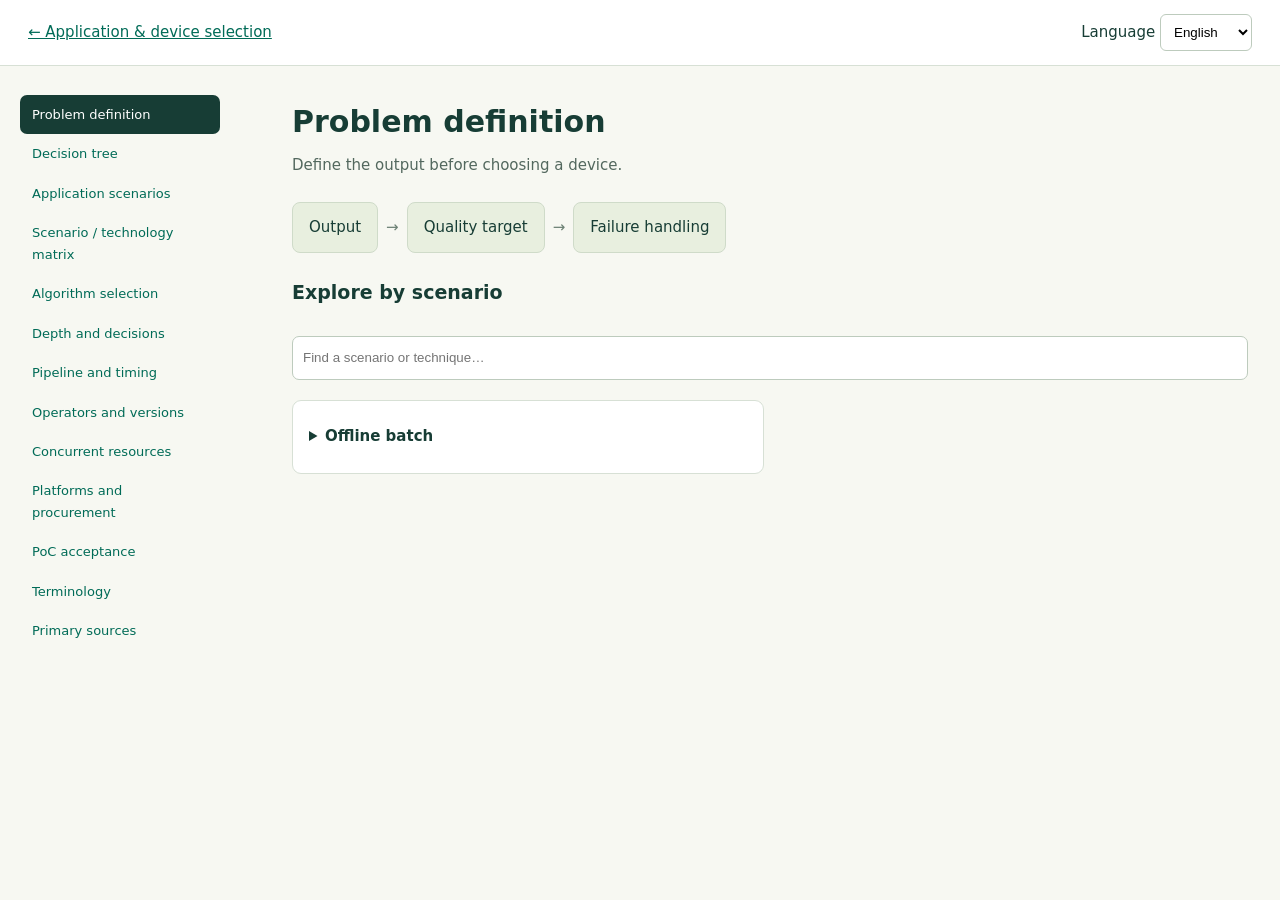
<file: edge-ai-guide/reference-en.html>
<!doctype html><html lang="en"><head><meta charset="utf-8"><meta name="viewport" content="width=device-width,initial-scale=1"><title>Edge AI application guide</title><style>body{margin:0;background:#f7f8f2;color:#173d35;font:15px/1.65 system-ui,sans-serif}*{box-sizing:border-box}a{color:#006b57}header{position:sticky;top:0;z-index:2;background:#fff;border-bottom:1px solid #d7e0d5;display:flex;justify-content:space-between;align-items:center;padding:14px 28px}header select{padding:9px;border:1px solid #bdcbbd;border-radius:6px;background:white}nav{position:fixed;top:75px;bottom:0;overflow:auto;width:240px;padding:20px}nav a{display:block;padding:9px 12px;text-decoration:none;border-radius:7px;font-size:13px}nav a[aria-current=true]{background:#173d35;color:white}main{margin-left:260px;max-width:1200px;padding:32px}section{scroll-margin-top:90px}section[hidden]{display:none}h1{font-size:30px;line-height:1.3;margin:4px 0 12px}h2{font-size:19px}p{margin:8px 0;color:#53685e}.flow{display:flex;flex-wrap:wrap;gap:8px;margin:24px 0}.flow span{padding:12px 16px;background:#e8efdf;border:1px solid #cfdbc9;border-radius:8px}.flow i{align-self:center;color:#6c8174;font-style:normal}.metrics,.case-grid{display:grid;grid-template-columns:repeat(2,minmax(0,1fr));gap:12px}.metrics{grid-template-columns:repeat(3,minmax(0,1fr));margin:24px 0}.metric{padding:18px;background:white;border:1px solid #d7e0d5;border-radius:10px}.metric b{display:block;margin-bottom:8px}.context-article{background:white;border:1px solid #d7e0d5;padding:14px 16px;border-radius:9px;scroll-margin-top:90px;align-self:start}.context-article:target{border:2px solid #087e68}.context-article summary{cursor:pointer;min-height:44px;align-content:center;font-weight:650}.context-article p{font-size:13px}.context-article[open]{grid-column:1/-1}.note{padding:14px;border-left:3px solid #a97626;background:#fff5df;font-size:13px}.sources a{display:block;overflow-wrap:anywhere;padding:8px}.search{width:100%;min-height:44px;margin:12px 0 20px;padding:10px;border:1px solid #bdcbbd;border-radius:7px}button:focus-visible,a:focus-visible,summary:focus-visible,select:focus-visible,input:focus-visible{outline:3px solid #ad7020;outline-offset:2px}@media(max-width:800px){nav{position:static;width:auto;display:flex;overflow:auto;padding:12px;gap:6px}nav a{white-space:nowrap}main{margin:0;padding:20px}.metrics,.case-grid{grid-template-columns:1fr}header{padding:12px}.context-article[open]{grid-column:auto}}</style></head><body><header><a href="index.html?lang=en">← Application & device selection</a><label>Language <select id="reference-language"><option value="zh" >繁體中文</option><option value="en" selected>English</option></select></label></header><nav><a href="#principles">Problem definition</a><a href="#flow">Decision tree</a><a href="#scenarios">Application scenarios</a><a href="#matrix">Scenario / technology matrix</a><a href="#algorithms">Algorithm selection</a><a href="#depth-decision">Depth and decisions</a><a href="#pipeline">Pipeline and timing</a><a href="#compatibility">Operators and versions</a><a href="#sizing">Concurrent resources</a><a href="#platforms">Platforms and procurement</a><a href="#validation">PoC acceptance</a><a href="#revision">Terminology</a><a href="#sources">Primary sources</a></nav><main><section id="principles"><h1>Problem definition</h1><p>Define the output before choosing a device.</p><div class="flow"><span>Output</span><i>→</i><span>Quality target</span><i>→</i><span>Failure handling</span></div><h2>Explore by scenario</h2><input class="search" aria-label="Search this chapter" placeholder="Find a scenario or technique…"><div class="case-grid"><details class="context-article" id="guide-batch"><summary>Offline batch</summary><p>Allow processing time to trade for quality, but specify batch deadline, storage and cost. Split live and batch outputs into separate pipelines if both are needed.</p></details></div></section><section id="flow"><h1>Decision tree</h1><p>Each requirement is a device-selection gate.</p><div class="flow"><span>Scenario</span><i>→</i><span>Algorithm</span><i>→</i><span>Compatibility</span><i>→</i><span>Resources</span><i>→</i><span>Test</span></div></section><section id="scenarios"><h1>Application scenarios</h1><p>Choose a nearby scenario and inspect its constraints.</p><div class="flow"><span>Camera and distance</span><i>→</i><span>Timing</span><i>→</i><span>Output quality</span></div><h2>Explore by scenario</h2><input class="search" aria-label="Search this chapter" placeholder="Find a scenario or technique…"><div class="case-grid"><details class="context-article" id="guide-people"><summary>People flow and line crossing</summary><p>Detect people, associate IDs with MOT and count directional line crossings. Validate event recall, hourly false alerts, occlusion and crossing traffic; IDs do not establish identity. Acceptance: Line-crossing recall, false alerts/hour, occluded/crossing IDs, P95 and frame drops.</p></details><details class="context-article" id="guide-inspection"><summary>Stationary visual inspection</summary><p>Capture a stopped or triggered workpiece and locate defects for review. Specify defect pixels, lighting and cycle deadline. Improve optics or tile images before buying more compute. Acceptance: Minimum defect pixels, misses/false rejects, lighting shifts, trigger-to-result and takt.</p></details><details class="context-article" id="guide-document"><summary>Documents and gauges</summary><p>Rectify perspective, run text detection and recognition, then validate field formats. Add VLM only for open semantics or complex layout. Measure field accuracy and exception handling. Acceptance: Per-field accuracy, character pixels, glare/angle, format rejection and recapture.</p></details><details class="context-article" id="guide-points"><summary>Surface point tracking</summary><p>Track selected texture points and occlusion on deformable surfaces. Fix causal TAPIR, point count, input size, speed and feature pixels. High camera FPS reduces inter-frame movement but is not a universal requirement. Acceptance: Point error/visibility, feature pixels, inter-frame motion, occlusion recovery, state peak and P95.</p></details><details class="context-article" id="guide-depthscene"><summary>Space and distance</summary><p>Estimate foreground/background relations in warehouses, drones or mobile robots. Relative depth is not metres. Metric use requires calibration, a suitable checkpoint and ground truth. Acceptance: Separate relative ordering and metric error; near/far ground truth, scale drift and reflective/transparent failures.</p></details><details class="context-article" id="guide-maskscene"><summary>Video object masks</summary><p>Select an object, propagate masks with SAM 2 and review failures. Live use needs memory-state, occlusion, restart and end-to-end latency measurements. Acceptance: IoU/boundary accuracy, occlusion, reprompt rate, per-clip time and memory state.</p></details><details class="context-article" id="guide-semantic"><summary>Event semantic review</summary><p>A light detector selects inspection frames for VLM review. Keep fast alerts on deterministic rules. Specify structured output, abstention and error acceptance. Acceptance: Event recall, semantic errors, abstention, schema validity, burst queues and VLM P95.</p></details><details class="context-article" id="guide-obstacle"><summary>Robot obstacle avoidance</summary><p>Fuse metric depth and odometry for low obstacles in an AMR path. Specify near/far errors, minimum obstacle size and reflective/textureless failures. Validate AI and safety controls separately. Acceptance: Distance-band metre errors, low obstacles, stopping envelope, reflection/low texture and control failures.</p></details><details class="context-article" id="guide-gimbaltrack"><summary>Gimbal and moving-camera tracking</summary><p>Separate target motion from camera rotation. A gimbal does not eliminate shake. Validate timestamps, IMU alignment, shutter readout, exposure and compensation residuals. Acceptance: Angular speed, FOV, timestamp error, compensation residuals, shutter readout and tracking recovery.</p></details><details class="context-article" id="guide-voiceagent"><summary>Voice agent</summary><p>A maintenance assistant retrieves manuals and proposes tool actions for confirmation. Define 500 ms as first audio or completed reply; specify model, context, endpointing, noise and echo cancellation. Acceptance: WER, VAD endpoint, first-audio/full-reply P95, AEC, barge-in, long-context and concurrency peaks.</p></details><details class="context-article" id="guide-ragagent"><summary>Knowledge and tool agent</summary><p>Retrieve maintenance documents and return verifiable instructions. Require citations, refusal on missing evidence, tool permissions and timeouts. Indexes also consume RAM and SSD. Acceptance: Citation accuracy, retrieval recall, evidence refusal, tool permissions/timeouts, prefill/decode and index capacity.</p></details><details class="context-article" id="guide-checkout"><summary>Checkout and order verification</summary><p>Compare visible tray or package items against an order. Similar packaging, reflections, overlap and unknown SKUs require explicit validation and human review. Acceptance: SKU/count accuracy, similar packaging/occlusion, unknown SKU, OCR fields and review rate.</p></details><details class="context-article" id="guide-security"><summary>Smart security camera</summary><p>Rectify optics and run regional intrusion or person/vehicle rules. Verify low light, fisheye distortion, encoding and operating temperature; ISP integration matters. Acceptance: Day/night recall, false alerts/hour, wide-angle edges, concurrent encoding/AI and thermal steady state.</p></details><details class="context-article" id="guide-pose"><summary>Pose and action analysis</summary><p>Estimate skeletal joints and classify workstation actions. Specify joint error, occlusion, people count and window latency. Skeleton data can still be sensitive. Acceptance: Joint errors, multi-person occlusion, action-window delay, privacy and failure handling.</p></details><details class="context-article" id="guide-uavtrack"><summary>Drone long-range tracking</summary><p>Track a distant target from a drone with a narrow FOV. Estimate target pixels from range, size and optics; measure vibration, haze, heat shimmer and tracker input cadence. Acceptance: Target/texture pixels at real ranges such as 30–120m, telephoto shake, haze/heat shimmer and reacquisition.</p></details><details class="context-article" id="guide-uavmap"><summary>Drone aerial mapping</summary><p>Map from aerial imagery with VIO/SLAM and GNSS or surveyed control points. Validate overlap, altitude, timestamp alignment and scale drift; relative depth alone does not provide metric mapping. Acceptance: Control-point/GNSS ground truth, scale/trajectory drift, image overlap, localization loss and map RAM.</p></details><details class="context-article" id="guide-uavavoid"><summary>Drone flight obstacle avoidance</summary><p>Use synchronized metric sensing for low-speed indoor flight. Specify obstacle size, range error, flight velocity, control delay and emergency behavior. Planning calculations are not flight certification. Acceptance: Near/far metre errors, minimum obstacle, flight latency, stopping envelope and failure handling.</p></details><details class="context-article" id="guide-mobilerobot"><summary>Mobile robot spatial perception</summary><p>Combine obstacle sensing and localization on a moving robot. Validate changing viewpoints, low texture, reflective objects, IMU synchronization and minimum reliable sensing range. Acceptance: Near/far error, minimum obstacle, localization drift, moving-camera quality and sensor recovery.</p></details><details class="context-article" id="guide-vehicle"><summary>Vehicle long-range observation</summary><p>Observe distant objects from a vehicle, with detector and motion/depth paths as required. Define projected pixels, road vibration, rolling shutter and latency. This tool does not certify autonomous driving. Acceptance: Resized target pixels at ranges such as 80m, vibration, shutter/exposure, P95 and failure alerts.</p></details><details class="context-article" id="guide-iotlocal"><summary>AIoT: ESP32 + local LLM</summary><p>An ESP32-S3 voice terminal captures audio, displays replies and controls devices through a local Qwen server on the home LAN. Qwen weights reside on the host. Budget concurrent ASR, LLM and TTS there. Separate BLE provisioning from audio transport; NX/AGX suitability depends on model, precision, context and concurrency. Acceptance: LAN round-trip P95, reconnects, first audio/full reply, concurrent host RAM, microphones and AEC.</p></details><details class="context-article" id="guide-iotcv"><summary>AIoT: ESP32 camera vision</summary><p>The camera node segments colors, detects changes or uses ESPDet-Pico for single-class detection and sends compact events. S3 uses DVP or bandwidth-limited USB UVC. P4 adds MIPI CSI/ISP and USB HS, with a separate wireless chip. Running YOLO11/YOLO26 does not imply 30 FPS; pin quantization, input, dataset and SDK. Acceptance: Camera driver, input pixels/classes, quantization accuracy, full-pipeline FPS, PSRAM high-water mark and frame drops.</p></details><details class="context-article" id="guide-iotcompanion"><summary>AIoT: home companion</summary><p>A small expressive display gadget accepts push-to-talk input, shows replies and controls home devices; compare Muse service with a self-hosted local backend. Muse requires app pairing and an SDK token; board features vary. Default replies are text; spoken output needs an added TTS integration. The local backend is a custom alternative, not an offline Muse deployment. Acceptance: Pairing, token, text/voice scope, data destination, offline fallback, OTA rollback and command permissions.</p></details></div></section><section id="matrix"><h1>Scenario / technology matrix</h1><p>Match the required output to a minimal pipeline.</p><div class="flow"><span>Boxes: detection</span><i>→</i><span>Paths: tracking</span><i>→</i><span>Masks: segmentation</span></div></section><section id="algorithms"><h1>Algorithm selection</h1><p>Fix the model and input before comparing performance.</p><div class="flow"><span>Checkpoint</span><i>→</i><span>Input size</span><i>→</i><span>Temporal state</span></div><h2>Explore by scenario</h2><input class="search" aria-label="Search this chapter" placeholder="Find a scenario or technique…"><div class="case-grid"><details class="context-article" id="guide-yolo"><summary>YOLO + object tracking</summary><p>Start with YOLOv8 n/s/m at 640 and MOT such as ByteTrack. Inspect Conv, Resize, Concat, decode, NMS and INT8 calibration in the actual exported graph. Do not mix model generations or export recipes.</p></details><details class="context-article" id="guide-ocr"><summary>OCR</summary><p>Detection and recognition are separate tasks. Text crop count adds work; validate viewing angle, glare, character pixels and business formats.</p></details><details class="context-article" id="guide-tapir"><summary>TAPIR / TAPNet</summary><p>Fix causal checkpoint, points, size and state. Inspect correlation, sampling and temporal operations in the exported graph. GPU prototyping does not guarantee edge real time.</p></details><details class="context-article" id="guide-cotracker"><summary>CoTracker</summary><p>Online mode processes chunks/windows, adding waiting time. Point count, attention and state affect memory and latency. Selected model cards run together; remove TAPIR to compare alternatives.</p></details><details class="context-article" id="guide-sam"><summary>SAM 2</summary><p>Profile encoder, prompt decoder and memory attention separately. Paper results on A100 cannot be converted directly into Jetson or NPU FPS.</p></details><details class="context-article" id="guide-stabilize"><summary>Motion compensation / IMU fusion</summary><p>Use calibration, IMU, global motion or optical flow to estimate camera motion. Validate rolling shutter and timestamp error; compensation is not assumed perfect.</p></details><details class="context-article" id="guide-asr"><summary>Streaming ASR + VAD</summary><p>Specify language, microphone range, noise, wake word and endpointing. Measure WER and final-transcript latency.</p></details><details class="context-article" id="guide-tts"><summary>Streaming TTS + AEC</summary><p>Specify first audio delay, language, voice and stream format. Echo cancellation and barge-in require an actual audio-loop test.</p></details><details class="context-article" id="guide-rag"><summary>RAG / tool calling</summary><p>Budget embeddings, reranking, indexes and tool execution separately. LLM decode tok/s alone does not describe agent latency.</p></details><details class="context-article" id="guide-posemodel"><summary>Pose / action model</summary><p>Start with lightweight pose, then choose action windows against deadlines. People count, joints, viewpoints and temporal state add load.</p></details><details class="context-article" id="guide-slam"><summary>SLAM / VIO / GNSS fusion</summary><p>Specify sensor calibration, timestamps, feature quality, map storage and GNSS/control-point anchors. Validate tracking loss and recovery on the actual trajectory.</p></details><details class="context-article" id="guide-iotlink"><summary>ESP32 connectivity and control</summary><p>The endpoint handles provisioning, audio buffers, display and control. LLM inference belongs to the chosen local or service host. Test reconnects, API permissions, OTA and rollback.</p></details><details class="context-article" id="guide-mcuvision"><summary>MCU classical CV / ESP-DL</summary><p>Start with grayscale, thresholds, color blobs or frame differences. Neural detection needs an ESP-DL-compatible quantized graph and separate SRAM, PSRAM and flash budgets. Custom YOLOv8n exports do not inherit Pico FPS.</p></details></div></section><section id="depth-decision"><h1>Depth and decisions</h1><p>Depth colors are not metres; decision models need deployment resources.</p><div class="flow"><span>Relative / metric depth</span><i>→</i><span>Local / cloud decisions</span></div><h2>Explore by scenario</h2><input class="search" aria-label="Search this chapter" placeholder="Find a scenario or technique…"><div class="case-grid"><details class="context-article" id="guide-depth"><summary>Depth Anything</summary><p>DAC follows the user's Depth Anything interpretation. Separate relative and metric models. Check Resize, normalization, attention and output scale against calibration data.</p></details><details class="context-article" id="guide-vlm"><summary>VLM classifier</summary><p>Fix image tokens, context, quantization and reply length. Measure prefill, first token, complete reply and peak memory rather than borrowing detector FPS.</p></details><details class="context-article" id="guide-jev"><summary>Jev / RLCD Qwen decision</summary><p>In this tool Jev means the user's local RLCD + Qwen decision checkpoint. Specify parameters, quantization, runtime and state. Cloud API removes this model's local inference load; network and service latency still matter.</p></details><details class="context-article" id="guide-stereo"><summary>Stereo / ToF depth</summary><p>Focal length, baseline, synchronization and sensing uncertainty determine metric accuracy. Validate both processing load and physical sensor integration.</p></details><details class="context-article" id="guide-llm"><summary>LLM / Strata</summary><p>Default to the Strata Qwen3.8-Flash-Next route: GPU expert cache, CPU/RAM experts and SSD embeddings. Desktop results are not Jetson benchmarks. Cloud deployment is available separately.</p></details><details class="context-article" id="guide-metric"><summary>Distance-dependent error</summary><p>Specify absolute error at near and far test points, plus percentile or maximum-error acceptance. The requirement is not proof a model achieves it.</p></details></div></section><section id="pipeline"><h1>Pipeline and timing</h1><p>Camera FPS, model FPS and response latency differ.</p><div class="flow"><span>Capture</span><i>→</i><span>Preprocess</span><i>→</i><span>Infer</span><i>→</i><span>Output</span></div><h2>Explore by scenario</h2><input class="search" aria-label="Search this chapter" placeholder="Find a scenario or technique…"><div class="case-grid"><details class="context-article" id="camera-geometry"><summary>Long-range and moving-camera acquisition</summary><p>Central pinhole estimate: fx=W/(2 tan(FOV/2)); target width≈fx × physical width/range. Convert camera angular speed to pixels/s and add target motion. Resized texture, exposure blur, FOV, IMU alignment and telephoto shake constrain tracking. DLSS/interpolation does not add real observations.</p></details><details class="context-article" id="guide-camera"><summary>Camera and motion</summary><p>Use actual camera FPS, image-plane speed, exposure and resized features. Frame interpolation cannot restore unobserved camera information.</p></details><details class="context-article" id="guide-optics"><summary>FOV and target footprint</summary><p>Specify horizontal FOV, sensor output, target box and resized size. Wide FOV reduces pixel density; digital enlargement adds no optical detail.</p></details><details class="context-article" id="guide-motion"><summary>Body and gimbal vibration</summary><p>Estimate central image movement from FOV and angular speed, then verify timestamps, IMU alignment and shutter readout. Measure compensation residuals.</p></details><details class="context-article" id="guide-audio"><summary>Voice response and acoustics</summary><p>Budget VAD, ASR, prefill, LLM, tools and TTS. Distinguish first audio from complete reply and include playback time when appropriate.</p></details><details class="context-article" id="guide-longrange"><summary>Long-range and telephoto imaging</summary><p>Combine range, target size, FOV, exposure, haze and stabilization. Small distant targets may fail at image acquisition before compute becomes the bottleneck.</p></details></div></section><section id="compatibility"><h1>Operators and versions</h1><p>Model export does not guarantee full device acceleration.</p><div class="flow"><span>Pin versions</span><i>→</i><span>Compile</span><i>→</i><span>Check CPU fallback</span><i>→</i><span>Measure</span></div><h2>Explore by scenario</h2><input class="search" aria-label="Search this chapter" placeholder="Find a scenario or technique…"><div class="case-grid"><details class="context-article" id="ops-yolo"><summary>YOLO + object tracking: deployment checks</summary><p>Conv, Resize, Concat, decode and NMS. Pin export, opset, shapes, calibration and host NMS. Pin model revision, export opset, SDK and driver; inspect partition/fallback after compilation and profile the full pipeline.</p></details><details class="context-article" id="ops-ocr"><summary>OCR: deployment checks</summary><p>Two graphs for text detection/recognition. Inspect Resize and recurrent/attention nodes, crop count and dynamic widths. Pin model revision, export opset, SDK and driver; inspect partition/fallback after compilation and profile the full pipeline.</p></details><details class="context-article" id="ops-tapir"><summary>TAPIR / TAPNet: deployment checks</summary><p>Pin causal checkpoint, correlation/sampling nodes and external temporal state; inspect actual GridSample-like exports. Pin model revision, export opset, SDK and driver; inspect partition/fallback after compilation and profile the full pipeline.</p></details><details class="context-article" id="ops-cotracker"><summary>CoTracker: deployment checks</summary><p>Inspect online window/chunk, attention, Gather, sampling and state. Include window wait in deadline. Pin model revision, export opset, SDK and driver; inspect partition/fallback after compilation and profile the full pipeline.</p></details><details class="context-article" id="ops-sam"><summary>SAM 2: deployment checks</summary><p>Compile/profile image encoder, prompt decoder and memory attention separately; pin prompt and state shapes. Pin model revision, export opset, SDK and driver; inspect partition/fallback after compilation and profile the full pipeline.</p></details><details class="context-article" id="ops-depth"><summary>Depth Anything: deployment checks</summary><p>Inspect Resize semantics, normalization, attention and output scale. Separate relative and metric checkpoints. Pin model revision, export opset, SDK and driver; inspect partition/fallback after compilation and profile the full pipeline.</p></details><details class="context-article" id="ops-vlm"><summary>VLM classifier: deployment checks</summary><p>Inspect vision encoder, image tokens, prefill/decode and KV cache; pin images, context and quantization. Pin model revision, export opset, SDK and driver; inspect partition/fallback after compilation and profile the full pipeline.</p></details><details class="context-article" id="ops-jev"><summary>Jev / RLCD Qwen decision: deployment checks</summary><p>Validate attention, decode, cache and structured output in the exact RLCD Qwen checkpoint/backend. Pin model revision, export opset, SDK and driver; inspect partition/fallback after compilation and profile the full pipeline.</p></details><details class="context-article" id="ops-stereo"><summary>Stereo / ToF depth: deployment checks</summary><p>Validate stereo rectification/disparity or ToF driver, calibration and synchronization. Not every route uses an NPU. Pin model revision, export opset, SDK and driver; inspect partition/fallback after compilation and profile the full pipeline.</p></details><details class="context-article" id="ops-stabilize"><summary>Motion compensation / IMU fusion: deployment checks</summary><p>Inspect IMU/global motion/warp, rolling shutter and timestamps. Measure GPU warp and CPU fusion separately. Pin model revision, export opset, SDK and driver; inspect partition/fallback after compilation and profile the full pipeline.</p></details><details class="context-article" id="ops-llm"><summary>LLM / Strata: deployment checks</summary><p>Pin Strata commit, quantization, CPU architecture and GPU kernels. Tiered cache/host is distinct from full residency. Pin model revision, export opset, SDK and driver; inspect partition/fallback after compilation and profile the full pipeline.</p></details><details class="context-article" id="ops-asr"><summary>Streaming ASR + VAD: deployment checks</summary><p>Validate VAD/encoder/decoder, streaming chunks and inter-chunk state. Riva and QNN are separate deployment routes. Pin model revision, export opset, SDK and driver; inspect partition/fallback after compilation and profile the full pipeline.</p></details><details class="context-article" id="ops-tts"><summary>Streaming TTS + AEC: deployment checks</summary><p>Validate decoder/vocoder, chunks, audio buffers and AEC. Measure first audio and complete playback. Pin model revision, export opset, SDK and driver; inspect partition/fallback after compilation and profile the full pipeline.</p></details><details class="context-article" id="ops-rag"><summary>RAG / tool calling: deployment checks</summary><p>Profile embedding, reranker and index separately. Tools, schemas, permissions and timeout are host pipeline work. Pin model revision, export opset, SDK and driver; inspect partition/fallback after compilation and profile the full pipeline.</p></details><details class="context-article" id="ops-posemodel"><summary>Pose / action model: deployment checks</summary><p>Pin pose encoder, keypoint decoding, temporal classifier, people count, window and postprocessing. Pin model revision, export opset, SDK and driver; inspect partition/fallback after compilation and profile the full pipeline.</p></details><details class="context-article" id="guide-localstack"><summary>Model and deployment framework</summary><p>Choose model and runtime together with quantization, context, concurrency, RAM/VRAM, SSD and supported architecture.</p></details><details class="context-article" id="ops-slam"><summary>SLAM / VIO / GNSS fusion: deployment checks</summary><p>Inspect features, matching, optimization, map state and sensor timestamps. Test CPU/GPU partition, map growth and lost tracking. Pin model revision, export opset, SDK and driver; inspect partition/fallback after compilation and profile the full pipeline.</p></details><details class="context-article" id="ops-iotlink"><summary>ESP32 connectivity and control: deployment checks</summary><p>Pin firmware, protocol, audio codec, API schema and reconnect semantics; check Muse ESP-IDF 6.0.1 and board features. Pin model revision, export opset, SDK and driver; inspect partition/fallback after compilation and profile the full pipeline.</p></details><details class="context-article" id="ops-mcuvision"><summary>MCU classical CV / ESP-DL: deployment checks</summary><p>Inspect ESP-DL quantized operators, static shapes, Resize/Conv/decode and NMS or end-to-end outputs; Pico, YOLO11 and YOLO26 have distinct performance. Pin model revision, export opset, SDK and driver; inspect partition/fallback after compilation and profile the full pipeline.</p></details></div></section><section id="sizing"><h1>Concurrent resources</h1><p>Concurrent models share memory and compute capacity.</p><div class="flow"><span>Weights</span><i>→</i><span>Per-stream state</span><i>→</i><span>Peak memory</span><i>→</i><span>Latency</span></div><h2>Explore by scenario</h2><input class="search" aria-label="Search this chapter" placeholder="Find a scenario or technique…"><div class="case-grid"><details class="context-article" id="joint-resources"><summary>Concurrent model resource pool</summary><p>All selected techniques run concurrently. Memory = system + shared weights + per-stream/request state. Check separate host RAM/VRAM for discrete GPUs and total memory for unified systems. Strata host uses the larger of its documented minimum and planned residence plus other host tasks. Editable GB defaults are planning envelopes, not benchmarks. Sum ms × Hz × copies /1000 only on the profiled device; missing measurements remain unknown.</p></details><details class="context-article" id="aiot-deployment"><summary>AIoT: endpoint and backend budgets</summary><p>Budget ESP32 PSRAM, raw buffers and audio/display in MB; evaluate Qwen, ASR and TTS on the separate host in GB. Network round trip and endpoint processing share the response deadline. Muse is not an offline model, and BLE provisioning is not a verified audio transport.</p></details><details class="context-article" id="guide-realtime"><summary>Continuous real time</summary><p>Validate FPS, P95 latency, oldest frame age and drop rate together. Pipeline throughput and per-result latency are distinct.</p></details><details class="context-article" id="guide-multi"><summary>Multiple cameras</summary><p>Streams multiply decode, ISP, transfers, model state and inference work. Verify carrier CSI/USB/Ethernet interfaces, synchronization and drivers.</p></details><details class="context-article" id="guide-memory"><summary>Physical RAM cap</summary><p>Set a maximum acceptable installed-memory configuration. Available memory is smaller; loading one model does not prove concurrent, long-running operation avoids OOM.</p></details></div></section><section id="platforms"><h1>Platforms and procurement</h1><p>Reject unsuitable devices before comparing procurement bands.</p><div class="flow"><span>Compatibility</span><i>→</i><span>Capacity</span><i>→</i><span>I/O and power</span><i>→</i><span>Low / Medium / High</span></div><h2>Explore by scenario</h2><input class="search" aria-label="Search this chapter" placeholder="Find a scenario or technique…"><div class="case-grid"><details class="context-article" id="procurement-bands"><summary>Module procurement bands</summary><p>Use only Low/Medium/High bands. These are not retail prices or dollar estimates. Defaults are illustrative; override against a consistent BOM scope, volume and supplier quotes. Hard exclusions precede technical-first or cost-first ordering. Do not compare a bare chip, SoM, carrier and finished computer as equivalent costs.</p></details><details class="context-article" id="guide-private"><summary>Fully offline</summary><p>All required inference must deploy locally. A required cloud API conflicts with this condition. Offline batch and fully offline deployment are different requirements.</p></details><details class="context-article" id="guide-power"><summary>System power cap</summary><p>Include compute module, carrier, cameras, storage and cooling. Module power mode is not measured system power; unknown boards remain unverified.</p></details><details class="context-article" id="guide-sensorio"><summary>Sensor I/O and synchronization</summary><p>Check actual carrier wiring, drivers, timestamps and sustained bandwidth. SoC capability does not guarantee a board exposes it.</p></details></div></section><section id="validation"><h1>PoC acceptance</h1><p>Use real data and the full pipeline to verify the device.</p><div class="flow"><span>Set targets</span><i>→</i><span>Test hardware</span><i>→</i><span>Check failures</span><i>→</i><span>Decide</span></div><div class="metrics"><div class="metric"><b>Is the output correct?</b><p>Accuracy, misses, distance error: choose scenario-specific metrics.</p></div><div class="metric"><b>Is it fast enough?</b><p>Check end-to-end P95 and drops, not just average FPS.</p></div><div class="metric"><b>Can it sustain the load?</b><p>Run models together; measure peak RAM, power and thermal stability.</p></div></div><p class="note">Pass → prototype. Fail → adjust model, camera or device and retest. Agree targets first; example numbers are not guarantees.</p><h2>Explore by scenario</h2><input class="search" aria-label="Search this chapter" placeholder="Find a scenario or technique…"><div class="case-grid"><details class="context-article" id="accept-people"><summary>People flow and line crossing: acceptance</summary><p>Line-crossing recall, false alerts/hour, occluded/crossing IDs, P95 and frame drops. Pin field data, P95, peak memory, system power and thermal steady state.</p></details><details class="context-article" id="accept-inspection"><summary>Stationary visual inspection: acceptance</summary><p>Minimum defect pixels, misses/false rejects, lighting shifts, trigger-to-result and takt. Pin field data, P95, peak memory, system power and thermal steady state.</p></details><details class="context-article" id="accept-document"><summary>Documents and gauges: acceptance</summary><p>Per-field accuracy, character pixels, glare/angle, format rejection and recapture. Pin field data, P95, peak memory, system power and thermal steady state.</p></details><details class="context-article" id="accept-points"><summary>Surface point tracking: acceptance</summary><p>Point error/visibility, feature pixels, inter-frame motion, occlusion recovery, state peak and P95. Pin field data, P95, peak memory, system power and thermal steady state.</p></details><details class="context-article" id="accept-depthscene"><summary>Space and distance: acceptance</summary><p>Separate relative ordering and metric error; near/far ground truth, scale drift and reflective/transparent failures. Pin field data, P95, peak memory, system power and thermal steady state.</p></details><details class="context-article" id="accept-maskscene"><summary>Video object masks: acceptance</summary><p>IoU/boundary accuracy, occlusion, reprompt rate, per-clip time and memory state. Pin field data, P95, peak memory, system power and thermal steady state.</p></details><details class="context-article" id="accept-semantic"><summary>Event semantic review: acceptance</summary><p>Event recall, semantic errors, abstention, schema validity, burst queues and VLM P95. Pin field data, P95, peak memory, system power and thermal steady state.</p></details><details class="context-article" id="guide-fanless"><summary>Fanless enclosure</summary><p>Fanless operation is a complete thermal design. Test enclosure, ambient temperature and sustained workload on hardware.</p></details><details class="context-article" id="guide-latency"><summary>Response deadline</summary><p>Include exposure, queues, transfers, inference and postprocessing. A single-model benchmark is insufficient.</p></details><details class="context-article" id="accept-obstacle"><summary>Robot obstacle avoidance: acceptance</summary><p>Distance-band metre errors, low obstacles, stopping envelope, reflection/low texture and control failures. Pin field data, P95, peak memory, system power and thermal steady state.</p></details><details class="context-article" id="accept-gimbaltrack"><summary>Gimbal and moving-camera tracking: acceptance</summary><p>Angular speed, FOV, timestamp error, compensation residuals, shutter readout and tracking recovery. Pin field data, P95, peak memory, system power and thermal steady state.</p></details><details class="context-article" id="accept-voiceagent"><summary>Voice agent: acceptance</summary><p>WER, VAD endpoint, first-audio/full-reply P95, AEC, barge-in, long-context and concurrency peaks. Pin field data, P95, peak memory, system power and thermal steady state.</p></details><details class="context-article" id="accept-ragagent"><summary>Knowledge and tool agent: acceptance</summary><p>Citation accuracy, retrieval recall, evidence refusal, tool permissions/timeouts, prefill/decode and index capacity. Pin field data, P95, peak memory, system power and thermal steady state.</p></details><details class="context-article" id="accept-checkout"><summary>Checkout and order verification: acceptance</summary><p>SKU/count accuracy, similar packaging/occlusion, unknown SKU, OCR fields and review rate. Pin field data, P95, peak memory, system power and thermal steady state.</p></details><details class="context-article" id="accept-security"><summary>Smart security camera: acceptance</summary><p>Day/night recall, false alerts/hour, wide-angle edges, concurrent encoding/AI and thermal steady state. Pin field data, P95, peak memory, system power and thermal steady state.</p></details><details class="context-article" id="accept-pose"><summary>Pose and action analysis: acceptance</summary><p>Joint errors, multi-person occlusion, action-window delay, privacy and failure handling. Pin field data, P95, peak memory, system power and thermal steady state.</p></details><details class="context-article" id="guide-stopping"><summary>Speed and stopping envelope</summary><p>Combine speed, P95 delay, deceleration, error and margin to estimate minimum sensing range. Validate controller and hardware behavior separately.</p></details><details class="context-article" id="guide-lighting"><summary>Lighting, glare and occlusion</summary><p>Improve illumination and optics before increasing compute. Build acceptance data for transparent/reflective materials and occlusion.</p></details><details class="context-article" id="accept-uavtrack"><summary>Drone long-range tracking: acceptance</summary><p>Target/texture pixels at real ranges such as 30–120m, telephoto shake, haze/heat shimmer and reacquisition. Pin field data, P95, peak memory, system power and thermal steady state.</p></details><details class="context-article" id="accept-uavmap"><summary>Drone aerial mapping: acceptance</summary><p>Control-point/GNSS ground truth, scale/trajectory drift, image overlap, localization loss and map RAM. Pin field data, P95, peak memory, system power and thermal steady state.</p></details><details class="context-article" id="accept-uavavoid"><summary>Drone flight obstacle avoidance: acceptance</summary><p>Near/far metre errors, minimum obstacle, flight latency, stopping envelope and failure handling. Pin field data, P95, peak memory, system power and thermal steady state.</p></details><details class="context-article" id="accept-mobilerobot"><summary>Mobile robot spatial perception: acceptance</summary><p>Near/far error, minimum obstacle, localization drift, moving-camera quality and sensor recovery. Pin field data, P95, peak memory, system power and thermal steady state.</p></details><details class="context-article" id="accept-vehicle"><summary>Vehicle long-range observation: acceptance</summary><p>Resized target pixels at ranges such as 80m, vibration, shutter/exposure, P95 and failure alerts. Pin field data, P95, peak memory, system power and thermal steady state.</p></details><details class="context-article" id="accept-iotlocal"><summary>AIoT: ESP32 + local LLM: acceptance</summary><p>LAN round-trip P95, reconnects, first audio/full reply, concurrent host RAM, microphones and AEC. Pin field data, P95, peak memory, system power and thermal steady state.</p></details><details class="context-article" id="accept-iotcv"><summary>AIoT: ESP32 camera vision: acceptance</summary><p>Camera driver, input pixels/classes, quantization accuracy, full-pipeline FPS, PSRAM high-water mark and frame drops. Pin field data, P95, peak memory, system power and thermal steady state.</p></details><details class="context-article" id="accept-iotcompanion"><summary>AIoT: home companion: acceptance</summary><p>Pairing, token, text/voice scope, data destination, offline fallback, OTA rollback and command permissions. Pin field data, P95, peak memory, system power and thermal steady state.</p></details></div></section><section id="revision"><h1>Terminology</h1><p>Align terminology before comparing capabilities.</p><div class="flow"><span>Depth ≠ distance</span><i>→</i><span>TOPS ≠ FPS</span><i>→</i><span>Candidate ≠ validated</span></div><h2>Explore by scenario</h2><input class="search" aria-label="Search this chapter" placeholder="Find a scenario or technique…"><div class="case-grid"><details class="context-article" id="jev-local-cloud"><summary>Jev terminology and deployment correction</summary><p>This tool follows the user definition: Jev is a local RLCD + Qwen decision checkpoint, not a required public service API. The product owner must provide the exact checkpoint/training implementation. Cloud is optional and removes only that model’s local inference load; ASR/TTS/vision remain. Fully offline operation cannot depend on cloud.</p></details></div><div class="metrics"><div class="metric"><b>DAC</b><p>Depth Anything family here. Relative depth is not a metric distance.</p></div><div class="metric"><b>Jev</b><p>RLCD + Qwen decision model here, with local or cloud deployment.</p></div></div></section><section id="sources"><h1>Primary sources</h1><p>Check official documentation for capability; test product performance.</p><div class="flow"><span>Model projects</span><i>→</i><span>Runtime docs</span><i>→</i><span>Platform specifications</span></div><div class="sources"><a href="https://developer.nvidia.com/embedded/jetson-modules" target="_blank" rel="noopener">developer.nvidia.com/embedded/jetson-modules ↗</a><a href="https://doc.kneron.com/docs/toolchain/appendix/operators/" target="_blank" rel="noopener">doc.kneron.com/docs/toolchain/appendix/operators/ ↗</a><a href="https://docs.espressif.com/projects/esp-techpedia/en/latest/esp-friends/solution-introduction/camera/usb-camera-solution.html" target="_blank" rel="noopener">docs.espressif.com/projects/esp-techpedia/en/latest/esp-friends/solution-introduction/camera/usb-camera-solution.html ↗</a><a href="https://github.com/78/xiaozhi-esp32" target="_blank" rel="noopener">github.com/78/xiaozhi-esp32 ↗</a><a href="https://github.com/DepthAnything/Depth-Anything-V2" target="_blank" rel="noopener">github.com/DepthAnything/Depth-Anything-V2 ↗</a><a href="https://github.com/Niko1221/Strata" target="_blank" rel="noopener">github.com/Niko1221/Strata ↗</a><a href="https://github.com/Niko1221/Strata/blob/main/docs/STRIX_HALO.md" target="_blank" rel="noopener">github.com/Niko1221/Strata/blob/main/docs/STRIX_HALO.md ↗</a><a href="https://github.com/QwenLM/Qwen3.8-Flash-Next" target="_blank" rel="noopener">github.com/QwenLM/Qwen3.8-Flash-Next ↗</a><a href="https://github.com/espressif/esp-detection" target="_blank" rel="noopener">github.com/espressif/esp-detection ↗</a><a href="https://github.com/espressif/esp-dl" target="_blank" rel="noopener">github.com/espressif/esp-dl ↗</a><a href="https://github.com/espressif/esp-dl/tree/master/examples/yolo26_detect" target="_blank" rel="noopener">github.com/espressif/esp-dl/tree/master/examples/yolo26_detect ↗</a><a href="https://github.com/facebookincubator/muse-gadget-sdk" target="_blank" rel="noopener">github.com/facebookincubator/muse-gadget-sdk ↗</a><a href="https://github.com/facebookresearch/co-tracker" target="_blank" rel="noopener">github.com/facebookresearch/co-tracker ↗</a><a href="https://github.com/facebookresearch/sam2" target="_blank" rel="noopener">github.com/facebookresearch/sam2 ↗</a><a href="https://github.com/google-deepmind/tapnet" target="_blank" rel="noopener">github.com/google-deepmind/tapnet ↗</a><a href="https://github.com/slvDev/esp32-ai" target="_blank" rel="noopener">github.com/slvDev/esp32-ai ↗</a><a href="https://github.com/xinnan-tech/xiaozhi-esp32-server" target="_blank" rel="noopener">github.com/xinnan-tech/xiaozhi-esp32-server ↗</a><a href="https://onnx.ai/onnx/operators/onnx__GridSample.html" target="_blank" rel="noopener">onnx.ai/onnx/operators/onnx__GridSample.html ↗</a><a href="https://onnx.ai/onnx/operators/onnx__LayerNormalization.html" target="_blank" rel="noopener">onnx.ai/onnx/operators/onnx__LayerNormalization.html ↗</a><a href="https://onnx.ai/onnx/operators/onnx__NonMaxSuppression.html" target="_blank" rel="noopener">onnx.ai/onnx/operators/onnx__NonMaxSuppression.html ↗</a><a href="https://www.espressif.com/en/products/socs/esp32-p4" target="_blank" rel="noopener">www.espressif.com/en/products/socs/esp32-p4 ↗</a><a href="https://www.lantronix.com/products/open-q-8550cs-som/" target="_blank" rel="noopener">www.lantronix.com/products/open-q-8550cs-som/ ↗</a></div></section></main><script>const language=document.getElementById('reference-language');language.addEventListener('change',()=>{location.href=(language.value==='en'?'reference-en.html':'reference.html')+(location.hash||'#principles');});function navigate(){const id=decodeURIComponent(location.hash.slice(1)||'principles'),target=document.getElementById(id),section=target?.closest('section')||document.querySelector('section');document.querySelectorAll('main>section').forEach(s=>s.hidden=s!==section);document.querySelectorAll('nav a').forEach(a=>a.setAttribute('aria-current',a.hash==='#'+section.id));if(target?.matches('details')){target.hidden=false;target.open=true;target.scrollIntoView({block:'start'});}else window.scrollTo(0,0);}window.addEventListener('hashchange',navigate);window.addEventListener('load',()=>setTimeout(navigate,50));document.querySelectorAll('.search').forEach(input=>input.addEventListener('input',()=>{input.closest('section').querySelectorAll('.context-article').forEach(d=>d.hidden=!d.textContent.toLowerCase().includes(input.value.toLowerCase()));}));navigate();</script></body></html>
</file>
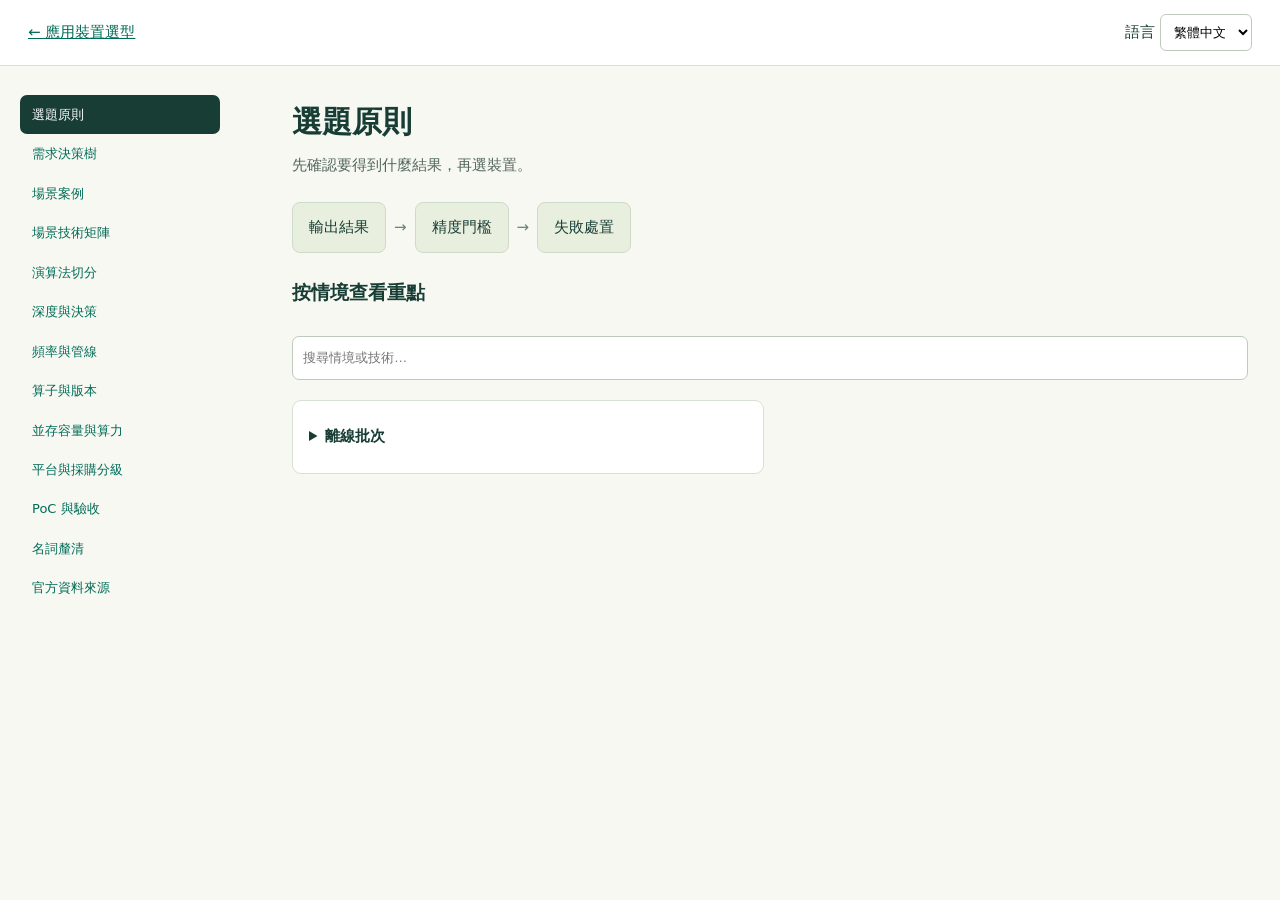
<file: edge-ai-guide/reference.html>
<!doctype html><html lang="zh-Hant"><head><meta charset="utf-8"><meta name="viewport" content="width=device-width,initial-scale=1"><title>Edge AI 應用指南</title><style>body{margin:0;background:#f7f8f2;color:#173d35;font:15px/1.65 system-ui,sans-serif}*{box-sizing:border-box}a{color:#006b57}header{position:sticky;top:0;z-index:2;background:#fff;border-bottom:1px solid #d7e0d5;display:flex;justify-content:space-between;align-items:center;padding:14px 28px}header select{padding:9px;border:1px solid #bdcbbd;border-radius:6px;background:white}nav{position:fixed;top:75px;bottom:0;overflow:auto;width:240px;padding:20px}nav a{display:block;padding:9px 12px;text-decoration:none;border-radius:7px;font-size:13px}nav a[aria-current=true]{background:#173d35;color:white}main{margin-left:260px;max-width:1200px;padding:32px}section{scroll-margin-top:90px}section[hidden]{display:none}h1{font-size:30px;line-height:1.3;margin:4px 0 12px}h2{font-size:19px}p{margin:8px 0;color:#53685e}.flow{display:flex;flex-wrap:wrap;gap:8px;margin:24px 0}.flow span{padding:12px 16px;background:#e8efdf;border:1px solid #cfdbc9;border-radius:8px}.flow i{align-self:center;color:#6c8174;font-style:normal}.metrics,.case-grid{display:grid;grid-template-columns:repeat(2,minmax(0,1fr));gap:12px}.metrics{grid-template-columns:repeat(3,minmax(0,1fr));margin:24px 0}.metric{padding:18px;background:white;border:1px solid #d7e0d5;border-radius:10px}.metric b{display:block;margin-bottom:8px}.context-article{background:white;border:1px solid #d7e0d5;padding:14px 16px;border-radius:9px;scroll-margin-top:90px;align-self:start}.context-article:target{border:2px solid #087e68}.context-article summary{cursor:pointer;min-height:44px;align-content:center;font-weight:650}.context-article p{font-size:13px}.context-article[open]{grid-column:1/-1}.note{padding:14px;border-left:3px solid #a97626;background:#fff5df;font-size:13px}.sources a{display:block;overflow-wrap:anywhere;padding:8px}.search{width:100%;min-height:44px;margin:12px 0 20px;padding:10px;border:1px solid #bdcbbd;border-radius:7px}button:focus-visible,a:focus-visible,summary:focus-visible,select:focus-visible,input:focus-visible{outline:3px solid #ad7020;outline-offset:2px}@media(max-width:800px){nav{position:static;width:auto;display:flex;overflow:auto;padding:12px;gap:6px}nav a{white-space:nowrap}main{margin:0;padding:20px}.metrics,.case-grid{grid-template-columns:1fr}header{padding:12px}.context-article[open]{grid-column:auto}}</style></head><body><header><a href="index.html?lang=zh">← 應用裝置選型</a><label>語言 <select id="reference-language"><option value="zh" selected>繁體中文</option><option value="en" >English</option></select></label></header><nav><a href="#principles">選題原則</a><a href="#flow">需求決策樹</a><a href="#scenarios">場景案例</a><a href="#matrix">場景技術矩陣</a><a href="#algorithms">演算法切分</a><a href="#depth-decision">深度與決策</a><a href="#pipeline">頻率與管線</a><a href="#compatibility">算子與版本</a><a href="#sizing">並存容量與算力</a><a href="#platforms">平台與採購分級</a><a href="#validation">PoC 與驗收</a><a href="#revision">名詞釐清</a><a href="#sources">官方資料來源</a></nav><main><section id="principles"><h1>選題原則</h1><p>先確認要得到什麼結果，再選裝置。</p><div class="flow"><span>輸出結果</span><i>→</i><span>精度門檻</span><i>→</i><span>失敗處置</span></div><h2>按情境查看重點</h2><input class="search" aria-label="搜尋本章" placeholder="搜尋情境或技術…"><div class="case-grid"><details class="context-article" id="guide-batch"><summary>離線批次</summary><p> 不需要直播結果，但仍有每批完成時間、儲存和成本要求。可用較慢設備或分時處理。與「持續即時」同時選擇時需拆成兩條管線。</p></details></div></section><section id="flow"><h1>需求決策樹</h1><p>每個條件都是一道選型關卡。</p><div class="flow"><span>場景</span><i>→</i><span>算法</span><i>→</i><span>相容性</span><i>→</i><span>資源</span><i>→</i><span>實測</span></div></section><section id="scenarios"><h1>場景案例</h1><p>挑相近場景，確認真正影響選型的限制。</p><div class="flow"><span>相機與距離</span><i>→</i><span>即時性</span><i>→</i><span>輸出精度</span></div><h2>按情境查看重點</h2><input class="search" aria-label="搜尋本章" placeholder="搜尋情境或技術…"><div class="case-grid"><details class="context-article" id="guide-people"><summary>人流與越線</summary><p>商店入口：偵測行人、關聯 ID，依方向統計越線。 以事件召回率與每小時誤報驗收；遮擋、逆光與交叉動線需要真實影片。追蹤 ID 不等於身分辨識。 技術起點：相機 → YOLO → ByteTrack → 越線事件。驗收：越線事件召回、每小時誤報、遮擋／交叉 ID、P95 與掉幀。</p></details><details class="context-article" id="guide-inspection"><summary>定點外觀檢查</summary><p>產線工件停止或觸發曝光後，找出缺陷位置並標記待複檢。 靜態不代表不即時：節拍仍有 deadline。缺陷太小時，先改善光學、打光或分塊，不能只提高 TOPS。 技術起點：觸發曝光 → ROI → 偵測／分割 → 複檢。驗收：最小缺陷 px、漏檢與誤剔除率、打光變化、觸發至結果與產線節拍。</p></details><details class="context-article" id="guide-document"><summary>文件與儀表</summary><p>設備旁的讀表終端：拍攝、校正、辨識數值，再驗證格式。 OCR 作為預設起點；只有遇到開放語意或複雜版面才加 VLM。驗收單位是欄位正確率與錯誤處置。 技術起點：取像 → 透視校正 → OCR → 規則驗證。驗收：各欄位正確率、字元 px、反光／斜角、格式失敗與重拍處置。</p></details><details class="context-article" id="guide-points"><summary>表面特徵點追蹤</summary><p>工作台上的軟質物件：使用者點選表面特徵，追蹤位置與遮擋狀態。 TAPNet 是專案系列；此處起測選 causal TAPIR。高 FPS 有助降低幀間位移，但不是所有點追蹤的固定要求。須定義速度、特徵大小、遮擋與點數。 技術起點：曝光 → 特徵點 → 線上追蹤 → 軌跡。驗收：點誤差／可見性、特徵 px、幀間位移、遮擋恢復、state 峰值與 P95。</p></details><details class="context-article" id="guide-depthscene"><summary>空間與距離</summary><p>倉庫走道：估計前景與背景關係，提示可能的近距離障礙。 相對深度不等於公尺。若要距離精度與避障驗收，需度量模型、標定及感測器對照；不可直接作安全認證。 技術起點：影像 → Depth Anything → 尺度校正 → 距離判斷。驗收：relative 排序與 metric 誤差分開；近遠距 ground truth、尺度漂移、透明反光失效。</p></details><details class="context-article" id="guide-maskscene"><summary>影片物件遮罩</summary><p>錄影檢閱：圈選一個物件，傳播遮罩並讓人員修正。 離線可用時間換品質；直播需檢查串流記憶體、重初始化、遮擋與端到端延遲。 技術起點：影片 → 提示 → SAM 2 → 遮罩修正。驗收：IoU／邊界、遮擋、重新提示率、每片段時間與 memory state。</p></details><details class="context-article" id="guide-semantic"><summary>事件語意判讀</summary><p>工廠巡檢：偵測候選事件後，抽取關鍵影格，判讀是否需要人工處置。 VLM 放在慢速語意路徑；快速告警走確定性規則。回答需限制格式、拒答機制與誤判驗收。 技術起點：輕量偵測 → 事件取樣 → VLM → 人工／規則。驗收：事件召回、語意誤判、拒答、schema 正確率、突發事件排隊與 VLM P95。</p></details><details class="context-article" id="guide-obstacle"><summary>移動機器人避障</summary><p>倉庫 AMR 遇到低矮物件，融合深度與里程資料，在可用距離內減速或停止。 要分段定義近／遠距誤差、最小障礙物、反光與低紋理失效模式；相對深度不能直接輸出可靠公尺。AI 與安全控制需分開驗收。 技術起點：Stereo / ToF → 深度校正 → 障礙物 → 控制器。驗收：分段公尺誤差、低矮物件、煞停範圍、反光／低紋理與控制故障處置。</p></details><details class="context-article" id="guide-gimbaltrack"><summary>雲台／移動相機追蹤</summary><p>巡檢相機跟著目標轉動，先處理相機自轉與滾動快門，再追蹤表面特徵。 目標運動與相機運動須分開；gimbal 不代表完全無晃動。FOV、角速度、曝光與 timestamp 誤差都會改變輸入。 技術起點：相機 + IMU → 時間同步 → 穩定 / 補償 → 追蹤。驗收：角速度、FOV、IMU timestamp 誤差、補償殘差、快門讀出與追蹤恢復。</p></details><details class="context-article" id="guide-voiceagent"><summary>本地語音 Agent</summary><p>維修人員詢問設備故障；本機檢索手冊，Agent 準備工具操作並由人員確認。 500 ms 先定義成首個音訊還是完整回覆。模型、量化、context、prefill、endpointing、噪音與回音消除都需指定。預設參考 Strata 的 Qwen3.8 路徑。 技術起點：VAD / ASR → 本地 LLM + RAG → 工具確認 → 串流 TTS。驗收：WER、VAD endpoint、首音訊／完整回答 P95、AEC、barge-in、長 context 和並發峰值。</p></details><details class="context-article" id="guide-ragagent"><summary>文件知識／工具 Agent</summary><p>工業終端回答維修問題，檢索本地文件並提出可核對的操作步驟。 回覆需有來源、無資料時拒答、工具權限與超時。模型推論只是延遲的一段；索引和文件也占用 RAM 與 SSD。 技術起點：檢索 → LLM → 結構化工具 → 確認 / 日誌。驗收：來源正確、檢索召回、無證據拒答、工具權限、逾時、prefill / decode 與索引容量。</p></details><details class="context-article" id="guide-checkout"><summary>結帳／訂單核對</summary><p>檢查餐盤或包裹中的物品，與訂單資料比對，將差異交由人員確認。 參考 Intel 零售 order-accuracy 管線；相似包裝、反光、重疊與未知 SKU 是主要限制。 技術起點：多角取像 → 偵測 + OCR → 訂單比對 → 人工複核。驗收：SKU 與數量正確率、相似包裝／遮擋、未知 SKU、OCR 欄位與人工複核率。</p></details><details class="context-article" id="guide-security"><summary>智慧安防攝影機</summary><p>低功耗廣角攝影機先做影像校正，再產生區域入侵或人車事件。 參考 Kneron IP camera 與 Ambarella security 產品方向；需查低照度、魚眼變形、編碼及全天候溫度。 技術起點：ISP / 廣角校正 → 物件偵測 → 事件規則 → 告警。驗收：日夜事件召回、每小時誤報、廣角邊緣、編碼＋AI 並存、環溫及熱穩態。</p></details><details class="context-article" id="guide-pose"><summary>姿態／動作分析</summary><p>工作站以骨架關節評估動作，避免持續保存可辨識人臉的原始影片。 先定義關節誤差、遮擋和多人體相互影響；骨架不代表沒有個資風險。 技術起點：人員偵測 → 姿態估計 → 時間序列 → 動作事件。驗收：關節誤差、多人體遮擋、action window 延遲、隱私與失效處置。</p></details><details class="context-article" id="guide-uavtrack"><summary>無人機遠距追蹤</summary><p>無人機在 120 m 拍攝距離，使用長焦雲台追蹤遠處巡檢車；先檢查有效像素與角速度，再決定追蹤更新率。 遠距不只看 FPS：物件實際尺寸、距離與 FOV 決定像素密度；大氣、震動、曝光、遮擋和地理定位誤差也要驗收。 技術起點：長焦 gimbal → IMU / 同步 → 目標 / 特徵 → 時序追蹤。驗收：30–120m 等實際距離的目標框／紋理 px、長焦抖動、霧／熱擾動、失鎖恢復。</p></details><details class="context-article" id="guide-uavmap"><summary>無人機空拍建圖</summary><p>無人機空拍工業區，利用相機／IMU／GNSS 估計位姿與尺度，再建立可核對的地圖。 相對深度不能直接當地理尺度。影像重疊、時間同步、GNSS／地面控制點與漂移是主要限制；離線建圖與飛行控制分開。 技術起點：相機 + IMU / GNSS → 位姿 / VIO → 深度 / 重建 → 地圖驗收。驗收：地面控制點／GNSS 對照、尺度與軌跡漂移、影像 overlap、定位失效及 map RAM。</p></details><details class="context-article" id="guide-uavavoid"><summary>無人機飛行避障</summary><p>低速室內巡檢無人機用前向度量深度辨識管線與低矮障礙，按感知距離與制動能力設定速度。 飛行的垂直／水平速度與制動不同；本工具只是單方向保守起測。失效、飛控與安全分析需獨立驗證。 技術起點：Stereo / ToF → 運動補償 → 障礙距離 → 飛控限制。驗收：近遠距公尺誤差、最小障礙物、flight latency、制動可用距離與故障處置。</p></details><details class="context-article" id="guide-mobilerobot"><summary>移動機器人空間感知</summary><p>戶外配送機器人辨識近處路緣與遠處行人，融合相機、里程與度量感測維持可核對的空間位置。 移動相機需要區分本體運動與目標運動；近場避障、遠場語意與定位漂移採不同驗收尺度。 技術起點：相機 / LiDAR → 位姿 / SLAM → 深度融合 → 路徑規劃。驗收：近遠場誤差、最小障礙物、定位漂移、運動取像與感測器失效恢復。</p></details><details class="context-article" id="guide-vehicle"><summary>車載遠距觀測</summary><p>車載前向相機觀察遠處車輛與行人，檢查小目標縮圖尺寸和端到端延遲，供影片分析或研究原型。 此為車載感知規劃，不代表自駕／ADAS 認證。高速、反光、雨霧、鏡頭畸變與感測融合必須獨立驗收。 技術起點：前向相機 → 運動補償 → 偵測 / 深度 → 事件 / 研究控制。驗收：80m 等遠距目標縮圖後 px、車體震動、快門／曝光、P95 及失效告警。</p></details><details class="context-article" id="guide-iotlocal"><summary>AIoT：ESP32 連接本地 LLM</summary><p>桌上語音終端以 ESP32-S3 收音、顯示與控制，透過家中 Wi-Fi 連接本地 Qwen 主機。 端點不承擔 Qwen 權重；主機計入 ASR、LLM、TTS 並存。藍牙配網與音訊傳輸分開；NX／AGX 是否足夠取決於模型、量化、context 與並發，沒有通用最低機型。 技術起點：ESP32-S3 → Wi-Fi LAN → ASR → Qwen → TTS → GPIO / display。驗收：LAN 往返 P95、斷線重連、首音訊／完整回答、主機並存 RAM、麥克風與 AEC。</p></details><details class="context-article" id="guide-iotcv"><summary>AIoT：ESP32 相機輕量視覺</summary><p>相機端辨識色塊、偵測畫面變動，或以 ESPDet-Pico 辨識單類物件後只送出事件。 ESP32-S3 走 DVP 或受限 USB UVC；P4 有 MIPI CSI／ISP 與 USB HS，但需外接無線晶片。YOLO11／YOLO26 可執行不等於 30 FPS；固定量化、輸入、資料集與 SDK 後量測。 技術起點：Camera → ROI / ESP-DL → MCU inference → Event / GPIO。驗收：相機驅動、輸入像素／類別、量化精度、完整管線 FPS、PSRAM 高水位與掉幀。</p></details><details class="context-article" id="guide-iotcompanion"><summary>AIoT：家庭互動伴侶</summary><p>帶表情螢幕的小裝置透過按鍵說話，顯示回覆並控制家中設備；可比較 Muse 服務與自建本地主機。 Muse 官方 SDK 需要 app 配對與 SDK token；支援功能依板卡。預設回覆為文字，語音播報要另接 TTS。選本地服務是自建替代方案，不代表 Muse 服務能離線部署。 技術起點：Button / microphone → Muse / local backend → Text / optional TTS → Display / actuator。驗收：配對、token、文字與語音功能範圍、資料去向、斷線降級、OTA 回滾與控制權限。</p></details></div></section><section id="matrix"><h1>場景技術矩陣</h1><p>從需要的輸出，找到最小可行技術組合。</p><div class="flow"><span>框：偵測</span><i>→</i><span>軌跡：追蹤</span><i>→</i><span>輪廓：分割</span></div></section><section id="algorithms"><h1>演算法切分</h1><p>先固定模型版本與輸入，再比較效能。</p><div class="flow"><span>模型版本</span><i>→</i><span>輸入尺寸</span><i>→</i><span>時間狀態</span></div><h2>按情境查看重點</h2><input class="search" aria-label="搜尋本章" placeholder="搜尋情境或技術…"><div class="case-grid"><details class="context-article" id="guide-yolo"><summary>YOLO + 物件追蹤</summary><p> YOLOv8n/s/m 640 輸入作容量起測，接 ByteTrack 或其他 MOT。檢查 Conv、Resize、Concat、輸出解碼、NMS 與 INT8 校正。模型代際與 export 不可混用。</p></details><details class="context-article" id="guide-ocr"><summary>OCR</summary><p> 文字偵測與辨識是兩段工作；裁切數量決定額外負載。先驗證斜角、反光、字元尺寸與業務格式。</p></details><details class="context-article" id="guide-tapir"><summary>TAPIR / TAPNet</summary><p> 先固定 causal checkpoint、點數、輸入尺寸與 state。注意採樣、相關性運算、時序狀態及 GridSample 類匯出節點；實際圖以 export 為準。GPU 起測仍不能保證 Edge 即時。</p></details><details class="context-article" id="guide-cotracker"><summary>CoTracker</summary><p> online 以 chunk/window 處理，不等於零等待。點數、滑動視窗、attention 與狀態增加記憶體及延遲。加入此卡代表與既有模型並存；可移除 TAPIR 以比較替代。</p></details><details class="context-article" id="guide-sam"><summary>SAM 2</summary><p> encoder、prompt decoder 和 memory attention 需分別測試。A100 論文數據不能直接轉成 NPU 或 Jetson FPS。</p></details><details class="context-article" id="guide-stabilize"><summary>運動補償／IMU 融合</summary><p> 用標定、IMU、global motion 或光流估計相機運動；rolling shutter 和時間戳偏差仍需驗證。</p></details><details class="context-article" id="guide-asr"><summary>串流 ASR + VAD</summary><p> 指定語言、麥克風距離、噪音、喚醒詞與句尾偵測；衡量 WER 與 final transcript 延遲。</p></details><details class="context-article" id="guide-tts"><summary>串流 TTS + AEC</summary><p> 指定第一段音訊延遲、語言、聲音與串流格式；回音消除與 barge-in 需要音訊回路驗證。</p></details><details class="context-article" id="guide-rag"><summary>本地 RAG / Tool calling</summary><p> embedding、reranking、文件索引與工具執行各有 RAM／延遲預算；不能只量 LLM decode tok/s。</p></details><details class="context-article" id="guide-posemodel"><summary>Pose / Action 模型</summary><p> 從輕量 pose 起測，再依動作期限選時序分類。人物數、骨架點數、視角和時間窗會增加負載。</p></details><details class="context-article" id="guide-slam"><summary>SLAM / VIO / GNSS 融合</summary><p> 先區分幾何 SLAM、learned 特徵／深度與導航控制。IMU timestamp、相機標定、回環與 GNSS／控制點決定尺度與漂移；深度模型無法取代全部定位。</p></details><details class="context-article" id="guide-iotlink"><summary>ESP32 連網與裝置控制</summary><p> 端點負責配網、音訊 buffer、顯示與控制；LLM 推論屬於指定的本地或服務主機。斷線重連、API 權限、OTA 與回滾需分別驗證。</p></details><details class="context-article" id="guide-mcuvision"><summary>MCU 傳統 CV / ESP-DL</summary><p> 傳統 CV 可先做灰階、閾值、色塊與幀差；深度偵測需 ESP-DL 相容量化圖與 SRAM／PSRAM／Flash 分別預算。完整 YOLOv8n 需自行匯出驗證，不套用 Pico 的 FPS。</p></details></div></section><section id="depth-decision"><h1>深度與決策</h1><p>深度色彩不等於公尺；決策模型也需要部署資源。</p><div class="flow"><span>相對／公尺深度</span><i>→</i><span>本地／雲端決策</span></div><h2>按情境查看重點</h2><input class="search" aria-label="搜尋本章" placeholder="搜尋情境或技術…"><div class="case-grid"><details class="context-article" id="guide-depth"><summary>Depth Anything</summary><p> 本頁 DAC 依使用者定義對應 Depth Anything 系列。相對深度與 metric depth 分開；檢查 Resize、normalization、attention、輸出尺度。</p></details><details class="context-article" id="guide-vlm"><summary>VLM 分類器</summary><p> 從小型 VLM 起測，固定影像 token、上下文、量化與輸出長度。記錄首 token、完整回答延遲及峰值 RAM；勿用 detector FPS 估計。</p></details><details class="context-article" id="guide-jev"><summary>Jev / RLCD Qwen 決策</summary><p> 依本工具需求，Jev 是以 RLCD + Qwen checkpoint 在本地做結構化決策；請指定參數規模、量化、runtime 和狀態預算。也可改為雲端 API，移除這個決策模型的本地運算負載，另驗證連線與服務延遲。</p></details><details class="context-article" id="guide-stereo"><summary>Stereo / ToF 深度</summary><p> 選雙目／ToF／RGB-D 感測路徑；焦距、baseline、同步與深度不確定性決定公尺精度。影像處理負載與裝置接入分別驗證。</p></details><details class="context-article" id="guide-llm"><summary>本地 LLM / Strata</summary><p> 預設以 Strata 作 Qwen3.8-Flash-Next 的本地路徑，經相容 API 接 Agent。GPU expert cache、CPU/RAM 與 SSD embedding 分層；桌機結果不能當 Jetson benchmark。</p></details><details class="context-article" id="guide-metric"><summary>距離分段誤差</summary><p> 在近／遠距分別指定絕對誤差上限，保留 95% 或最大誤差的驗收定義。這是需求，不是模型已達成。</p></details></div></section><section id="pipeline"><h1>頻率與管線</h1><p>相機 FPS、模型 FPS、回應延遲是不同指標。</p><div class="flow"><span>取像</span><i>→</i><span>前處理</span><i>→</i><span>推論</span><i>→</i><span>輸出</span></div><h2>按情境查看重點</h2><input class="search" aria-label="搜尋本章" placeholder="搜尋情境或技術…"><div class="case-grid"><details class="context-article" id="camera-geometry"><summary>遠距與移動取像</summary><p>中心 pinhole 粗估 fx＝W / (2 tan(FOV/2))；物件寬 px≈fx × 實體寬／距離；相機角速度換成 px/s，再加目標運動。縮圖後紋理、曝光模糊、FOV、IMU 同步及長焦抖動共同限制 tracking。DLSS／插幀不增加實拍資訊。</p></details><details class="context-article" id="guide-camera"><summary>相機與動作</summary><p> 用真實相機 FPS、影像平面速度、曝光、目標像素及模型縮放後尺寸評估。插幀不能補回未拍到的觀測。</p></details><details class="context-article" id="guide-optics"><summary>FOV 與目標占比</summary><p> 定義水平 FOV、輸出高寬、目標框像素及縮圖後大小；寬視野降低同一目標的像素密度。</p></details><details class="context-article" id="guide-motion"><summary>機身／雲台晃動</summary><p> 以 FOV 和角速度推算局部中心附近的像素位移；需要相機 timestamp、IMU 同步與快門型態。</p></details><details class="context-article" id="guide-audio"><summary>語音回應與聲學</summary><p> 500 ms 可選首音訊或完整回覆；需包含 VAD、ASR、prefill、LLM、工具與 TTS，而非只看 decode。</p></details><details class="context-article" id="guide-longrange"><summary>遠距離與長焦取像</summary><p> 以 pinhole 中心近似估算目標像素：fx × 物件尺寸 ÷ 距離。長焦提高像素密度，也提高角速度造成的像素位移；實際還需標定與大氣／曝光驗證。</p></details></div></section><section id="compatibility"><h1>算子與版本</h1><p>能匯出模型，不代表裝置能完整加速。</p><div class="flow"><span>版本固定</span><i>→</i><span>編譯</span><i>→</i><span>查 CPU 回退</span><i>→</i><span>全管線量測</span></div><h2>按情境查看重點</h2><input class="search" aria-label="搜尋本章" placeholder="搜尋情境或技術…"><div class="case-grid"><details class="context-article" id="ops-yolo"><summary>YOLO + 物件追蹤：部署查核</summary><p>Conv / Resize / Concat / decode / NMS；固定 export、opset、shape、INT8 校正及 host NMS。 固定模型版本、export opset、SDK／driver，compile 後檢查 partition / fallback，量測完整管線。</p></details><details class="context-article" id="ops-ocr"><summary>OCR：部署查核</summary><p>文字偵測＋辨識兩張圖；Resize / recurrent 或 attention 依 checkpoint；裁切數與動態寬度須查。 固定模型版本、export opset、SDK／driver，compile 後檢查 partition / fallback，量測完整管線。</p></details><details class="context-article" id="ops-tapir"><summary>TAPIR / TAPNet：部署查核</summary><p>causal checkpoint、correlation / sampling、GridSample 類節點與外部 temporal state；實際圖為準。 固定模型版本、export opset、SDK／driver，compile 後檢查 partition / fallback，量測完整管線。</p></details><details class="context-article" id="ops-cotracker"><summary>CoTracker：部署查核</summary><p>online window / chunk、attention / Gather / sampling 與 state；window 等待時間加入 deadline。 固定模型版本、export opset、SDK／driver，compile 後檢查 partition / fallback，量測完整管線。</p></details><details class="context-article" id="ops-sam"><summary>SAM 2：部署查核</summary><p>image encoder / prompt decoder / memory attention 各自 compile 與 profile；確認 prompts 與 state shapes。 固定模型版本、export opset、SDK／driver，compile 後檢查 partition / fallback，量測完整管線。</p></details><details class="context-article" id="ops-depth"><summary>Depth Anything：部署查核</summary><p>Resize 語意、normalization、attention 與輸出尺度；relative / metric checkpoint 分開。 固定模型版本、export opset、SDK／driver，compile 後檢查 partition / fallback，量測完整管線。</p></details><details class="context-article" id="ops-vlm"><summary>VLM 分類器：部署查核</summary><p>vision encoder / image tokens / LLM prefill / decode、KV cache；固定影像數、context 與量化。 固定模型版本、export opset、SDK／driver，compile 後檢查 partition / fallback，量測完整管線。</p></details><details class="context-article" id="ops-jev"><summary>Jev / RLCD Qwen 決策：部署查核</summary><p>RLCD Qwen checkpoint 的 attention / decode / cache / structured output；本地 backend 支援依該模型版本驗證。 固定模型版本、export opset、SDK／driver，compile 後檢查 partition / fallback，量測完整管線。</p></details><details class="context-article" id="ops-stereo"><summary>Stereo / ToF 深度：部署查核</summary><p>Stereo rectification / disparity 或 ToF driver；先驗證標定同步與低紋理，非所有路徑都用 NPU。 固定模型版本、export opset、SDK／driver，compile 後檢查 partition / fallback，量測完整管線。</p></details><details class="context-article" id="ops-stabilize"><summary>運動補償／IMU 融合：部署查核</summary><p>IMU / global motion / warp、rolling shutter 與時間戳；GPU warp 與 CPU fusion 分別測。 固定模型版本、export opset、SDK／driver，compile 後檢查 partition / fallback，量測完整管線。</p></details><details class="context-article" id="ops-llm"><summary>本地 LLM / Strata：部署查核</summary><p>Strata 指定 commit / 量化／CPU 架構／GPU kernels；桌機 cache + host 分層與全駐留不同。 固定模型版本、export opset、SDK／driver，compile 後檢查 partition / fallback，量測完整管線。</p></details><details class="context-article" id="ops-asr"><summary>串流 ASR + VAD：部署查核</summary><p>VAD / encoder / decoder、streaming chunk 與跨 chunk state；Riva / QNN 不可互換當成已部署。 固定模型版本、export opset、SDK／driver，compile 後檢查 partition / fallback，量測完整管線。</p></details><details class="context-article" id="ops-tts"><summary>串流 TTS + AEC：部署查核</summary><p>decoder / vocoder、streaming chunk、音訊 buffer 與 AEC；測首音訊與完整播放。 固定模型版本、export opset、SDK／driver，compile 後檢查 partition / fallback，量測完整管線。</p></details><details class="context-article" id="ops-rag"><summary>本地 RAG / Tool calling：部署查核</summary><p>embedding / reranker 與索引分別 profile；工具執行、JSON schema、權限和超時為 host 管線。 固定模型版本、export opset、SDK／driver，compile 後檢查 partition / fallback，量測完整管線。</p></details><details class="context-article" id="ops-posemodel"><summary>Pose / Action 模型：部署查核</summary><p>pose encoder / keypoint decode / 時序分類器；人物數、window 和後處理固定。 固定模型版本、export opset、SDK／driver，compile 後檢查 partition / fallback，量測完整管線。</p></details><details class="context-article" id="guide-localstack"><summary>本地模型與部署框架</summary><p> 模型與 runtime 成對選擇；同時限定量化、context、並行數、RAM／VRAM／SSD 與平台架構。</p></details><details class="context-article" id="ops-slam"><summary>SLAM / VIO / GNSS 融合：部署查核</summary><p>feature / match / optimization／map state 與 sensor timestamps；CPU/GPU partition、地圖大小與追蹤失效測試。 固定模型版本、export opset、SDK／driver，compile 後檢查 partition / fallback，量測完整管線。</p></details><details class="context-article" id="ops-iotlink"><summary>ESP32 連網與裝置控制：部署查核</summary><p>固定韌體、服務協定、音訊 codec、API schema 與重連語意；Muse 查核 ESP-IDF 6.0.1 與板卡功能表。 固定模型版本、export opset、SDK／driver，compile 後檢查 partition / fallback，量測完整管線。</p></details><details class="context-article" id="ops-mcuvision"><summary>MCU 傳統 CV / ESP-DL：部署查核</summary><p>檢查 ESP-DL 量化算子、靜態 shape、Resize／Conv／decode、NMS 或端到端輸出；Pico、YOLO11、YOLO26 不共用效能保證。 固定模型版本、export opset、SDK／driver，compile 後檢查 partition / fallback，量測完整管線。</p></details></div></section><section id="sizing"><h1>並存容量與算力</h1><p>多個模型同時執行，要合計容量與負載。</p><div class="flow"><span>權重</span><i>→</i><span>每路狀態</span><i>→</i><span>峰值記憶體</span><i>→</i><span>延遲</span></div><h2>按情境查看重點</h2><input class="search" aria-label="搜尋本章" placeholder="搜尋情境或技術…"><div class="case-grid"><details class="context-article" id="joint-resources"><summary>並存模型資源池</summary><p>預設全部技術同時運行。記憶體＝系統＋Σ（共用權重＋每路 state × 路数／請求並行）。獨顯分開 RAM / VRAM；統一記憶體用總量。Strata host 取文件最低門檻與規劃驻留加其他 host 的較大值。預設 GB 是可覆寫規劃包絡，非 benchmark。GPU 時間＝Σ ms × Hz × 路数 ÷1000，只篩指定 profile 裝置，未測模型仍未知。</p></details><details class="context-article" id="aiot-deployment"><summary>AIoT：端點與服務分工</summary><p>ESP32 以 MB 規劃 PSRAM、raw buffer 與音訊／顯示；大型 Qwen、ASR、TTS 在另外的主機以 GB 評估。網路往返與端點處理同時計入回應期限。Muse 服務不能等同離線模型；BLE 配網不能等同已驗證的音訊傳輸。</p></details><details class="context-article" id="guide-realtime"><summary>持續即時</summary><p> 同時驗收 FPS、P95 延遲、最舊影格年齡與丟幀率。串流可 pipeline，吞吐與延遲不互相等價。</p></details><details class="context-article" id="guide-multi"><summary>多路相機</summary><p> 路數會提高解碼、ISP、記憶體搬移與推論負載；也要查 board CSI/USB/以太網、同步和驅動。</p></details><details class="context-article" id="guide-memory"><summary>RAM 限制</summary><p> 設定可接受的實體 RAM 上限；實際可用量更少。模型載入成功不代表多路/長時運行不會 OOM。</p></details></div></section><section id="platforms"><h1>平台與採購分級</h1><p>先排除不符合需求的裝置，再比較採購級距。</p><div class="flow"><span>相容性</span><i>→</i><span>容量</span><i>→</i><span>接口／功耗</span><i>→</i><span>低・中・高價</span></div><h2>按情境查看重點</h2><input class="search" aria-label="搜尋本章" placeholder="搜尋情境或技術…"><div class="case-grid"><details class="context-article" id="procurement-bands"><summary>模組廠採購分級</summary><p>僅使用低／中／高等級；不是零售市價或美元估價。各平台預設分級僅為展示起點，請按同一 BOM 範圍、量產數量與供應商報價覆寫。先排除硬性限制；可選技術優先或採購優先，同分以較低等級排序。chip、SoM、載板及整機不可直接比較成本。</p></details><details class="context-article" id="guide-private"><summary>完全離線</summary><p> 所有必要推論須可本地部署；服務 API 不符合。離線批次與完全離線是不同概念。</p></details><details class="context-article" id="guide-power"><summary>整機功耗上限</summary><p> 在池中設定整機瓦數。模組 power mode 不能當整機實測功耗；未知板卡不能宣稱通過。</p></details><details class="context-article" id="guide-sensorio"><summary>感測器與資料同步</summary><p> 檢查實際 carrier I/O、相機驅動、timestamps、ROS 2 及持續傳輸頻寬；SoC 能力不代表載板已接出。</p></details></div></section><section id="validation"><h1>PoC 與驗收</h1><p>用真實資料與完整管線，證明這台裝置能完成任務。</p><div class="flow"><span>定標準</span><i>→</i><span>真機測試</span><i>→</i><span>查失效</span><i>→</i><span>決定下一步</span></div><div class="metrics"><div class="metric"><b>結果正確嗎？</b><p>精度、漏判、距離誤差；按場景選指標。</p></div><div class="metric"><b>來得及嗎？</b><p>看端到端 P95 與掉幀，不只平均 FPS。</p></div><div class="metric"><b>撐得住嗎？</b><p>多模型一起跑，量峰值 RAM、功耗與熱穩態。</p></div></div><p class="note">通過 → 試作；未達標 → 調整模型／相機／裝置後重測。測試前先約定門檻，不把示例數字當保證。</p><h2>按情境查看重點</h2><input class="search" aria-label="搜尋本章" placeholder="搜尋情境或技術…"><div class="case-grid"><details class="context-article" id="accept-people"><summary>人流與越線：驗收</summary><p>越線事件召回、每小時誤報、遮擋／交叉 ID、P95 與掉幀。 固定資料集／場域、P95、峰值 RAM、整機功耗及熱穩態。</p></details><details class="context-article" id="accept-inspection"><summary>定點外觀檢查：驗收</summary><p>最小缺陷 px、漏檢與誤剔除率、打光變化、觸發至結果與產線節拍。 固定資料集／場域、P95、峰值 RAM、整機功耗及熱穩態。</p></details><details class="context-article" id="accept-document"><summary>文件與儀表：驗收</summary><p>各欄位正確率、字元 px、反光／斜角、格式失敗與重拍處置。 固定資料集／場域、P95、峰值 RAM、整機功耗及熱穩態。</p></details><details class="context-article" id="accept-points"><summary>表面特徵點追蹤：驗收</summary><p>點誤差／可見性、特徵 px、幀間位移、遮擋恢復、state 峰值與 P95。 固定資料集／場域、P95、峰值 RAM、整機功耗及熱穩態。</p></details><details class="context-article" id="accept-depthscene"><summary>空間與距離：驗收</summary><p>relative 排序與 metric 誤差分開；近遠距 ground truth、尺度漂移、透明反光失效。 固定資料集／場域、P95、峰值 RAM、整機功耗及熱穩態。</p></details><details class="context-article" id="accept-maskscene"><summary>影片物件遮罩：驗收</summary><p>IoU／邊界、遮擋、重新提示率、每片段時間與 memory state。 固定資料集／場域、P95、峰值 RAM、整機功耗及熱穩態。</p></details><details class="context-article" id="accept-semantic"><summary>事件語意判讀：驗收</summary><p>事件召回、語意誤判、拒答、schema 正確率、突發事件排隊與 VLM P95。 固定資料集／場域、P95、峰值 RAM、整機功耗及熱穩態。</p></details><details class="context-article" id="guide-fanless"><summary>無風扇</summary><p> 無風扇是整機散熱設計，不是 SoC 勾選項。必須以環溫、機殼與長時間 workload 實測。</p></details><details class="context-article" id="guide-latency"><summary>反應時間</summary><p> 定義端到端期限，包含曝光、排隊、搬移、模型和後處理；不能只看單模型 benchmark。</p></details><details class="context-article" id="accept-obstacle"><summary>移動機器人避障：驗收</summary><p>分段公尺誤差、低矮物件、煞停範圍、反光／低紋理與控制故障處置。 固定資料集／場域、P95、峰值 RAM、整機功耗及熱穩態。</p></details><details class="context-article" id="accept-gimbaltrack"><summary>雲台／移動相機追蹤：驗收</summary><p>角速度、FOV、IMU timestamp 誤差、補償殘差、快門讀出與追蹤恢復。 固定資料集／場域、P95、峰值 RAM、整機功耗及熱穩態。</p></details><details class="context-article" id="accept-voiceagent"><summary>本地語音 Agent：驗收</summary><p>WER、VAD endpoint、首音訊／完整回答 P95、AEC、barge-in、長 context 和並發峰值。 固定資料集／場域、P95、峰值 RAM、整機功耗及熱穩態。</p></details><details class="context-article" id="accept-ragagent"><summary>文件知識／工具 Agent：驗收</summary><p>來源正確、檢索召回、無證據拒答、工具權限、逾時、prefill / decode 與索引容量。 固定資料集／場域、P95、峰值 RAM、整機功耗及熱穩態。</p></details><details class="context-article" id="accept-checkout"><summary>結帳／訂單核對：驗收</summary><p>SKU 與數量正確率、相似包裝／遮擋、未知 SKU、OCR 欄位與人工複核率。 固定資料集／場域、P95、峰值 RAM、整機功耗及熱穩態。</p></details><details class="context-article" id="accept-security"><summary>智慧安防攝影機：驗收</summary><p>日夜事件召回、每小時誤報、廣角邊緣、編碼＋AI 並存、環溫及熱穩態。 固定資料集／場域、P95、峰值 RAM、整機功耗及熱穩態。</p></details><details class="context-article" id="accept-pose"><summary>姿態／動作分析：驗收</summary><p>關節誤差、多人體遮擋、action window 延遲、隱私與失效處置。 固定資料集／場域、P95、峰值 RAM、整機功耗及熱穩態。</p></details><details class="context-article" id="guide-stopping"><summary>移動速度與煞停</summary><p> 以速度、可用減速度、P95 延遲、距離誤差和安全餘量估算最低感知距離；需再驗證控制與硬體。</p></details><details class="context-article" id="guide-lighting"><summary>照明／反光／遮擋</summary><p> 感知失效可能源自打光、材質、透明反光與遮擋；增加算力前先改善取像並建立驗收資料。</p></details><details class="context-article" id="accept-uavtrack"><summary>無人機遠距追蹤：驗收</summary><p>30–120m 等實際距離的目標框／紋理 px、長焦抖動、霧／熱擾動、失鎖恢復。 固定資料集／場域、P95、峰值 RAM、整機功耗及熱穩態。</p></details><details class="context-article" id="accept-uavmap"><summary>無人機空拍建圖：驗收</summary><p>地面控制點／GNSS 對照、尺度與軌跡漂移、影像 overlap、定位失效及 map RAM。 固定資料集／場域、P95、峰值 RAM、整機功耗及熱穩態。</p></details><details class="context-article" id="accept-uavavoid"><summary>無人機飛行避障：驗收</summary><p>近遠距公尺誤差、最小障礙物、flight latency、制動可用距離與故障處置。 固定資料集／場域、P95、峰值 RAM、整機功耗及熱穩態。</p></details><details class="context-article" id="accept-mobilerobot"><summary>移動機器人空間感知：驗收</summary><p>近遠場誤差、最小障礙物、定位漂移、運動取像與感測器失效恢復。 固定資料集／場域、P95、峰值 RAM、整機功耗及熱穩態。</p></details><details class="context-article" id="accept-vehicle"><summary>車載遠距觀測：驗收</summary><p>80m 等遠距目標縮圖後 px、車體震動、快門／曝光、P95 及失效告警。 固定資料集／場域、P95、峰值 RAM、整機功耗及熱穩態。</p></details><details class="context-article" id="accept-iotlocal"><summary>AIoT：ESP32 連接本地 LLM：驗收</summary><p>LAN 往返 P95、斷線重連、首音訊／完整回答、主機並存 RAM、麥克風與 AEC。 固定資料集／場域、P95、峰值 RAM、整機功耗及熱穩態。</p></details><details class="context-article" id="accept-iotcv"><summary>AIoT：ESP32 相機輕量視覺：驗收</summary><p>相機驅動、輸入像素／類別、量化精度、完整管線 FPS、PSRAM 高水位與掉幀。 固定資料集／場域、P95、峰值 RAM、整機功耗及熱穩態。</p></details><details class="context-article" id="accept-iotcompanion"><summary>AIoT：家庭互動伴侶：驗收</summary><p>配對、token、文字與語音功能範圍、資料去向、斷線降級、OTA 回滾與控制權限。 固定資料集／場域、P95、峰值 RAM、整機功耗及熱穩態。</p></details></div></section><section id="revision"><h1>名詞釐清</h1><p>先對齊名詞，避免把不同能力當成同一件事。</p><div class="flow"><span>深度≠距離</span><i>→</i><span>TOPS≠FPS</span><i>→</i><span>候選≠驗證通過</span></div><h2>按情境查看重點</h2><input class="search" aria-label="搜尋本章" placeholder="搜尋情境或技術…"><div class="case-grid"><details class="context-article" id="jev-local-cloud"><summary>Jev 名詞與部署校正</summary><p>本工具遵循使用者定義：Jev 是本地 RLCD + Qwen 決策 checkpoint，不把公開同名服務當必要 API。確切權重／RLCD 訓練實作尚需產品方提供。雲端為可選部署；只移除該模型本地負載，其餘 ASR／TTS／視覺仍計入，完全離線不能依賴雲端。</p></details></div><div class="metrics"><div class="metric"><b>DAC</b><p>此工具指 Depth Anything 系列。相對深度不能直接當作公尺。</p></div><div class="metric"><b>Jev</b><p>此工具指 RLCD + Qwen 決策模型，可選本地或雲端部署。</p></div></div></section><section id="sources"><h1>官方資料來源</h1><p>技術能力查官方文件，產品表現用真機驗證。</p><div class="flow"><span>模型專案</span><i>→</i><span>Runtime 文件</span><i>→</i><span>平台規格</span></div><div class="sources"><a href="https://developer.nvidia.com/embedded/jetson-modules" target="_blank" rel="noopener">developer.nvidia.com/embedded/jetson-modules ↗</a><a href="https://doc.kneron.com/docs/toolchain/appendix/operators/" target="_blank" rel="noopener">doc.kneron.com/docs/toolchain/appendix/operators/ ↗</a><a href="https://docs.espressif.com/projects/esp-techpedia/en/latest/esp-friends/solution-introduction/camera/usb-camera-solution.html" target="_blank" rel="noopener">docs.espressif.com/projects/esp-techpedia/en/latest/esp-friends/solution-introduction/camera/usb-camera-solution.html ↗</a><a href="https://github.com/78/xiaozhi-esp32" target="_blank" rel="noopener">github.com/78/xiaozhi-esp32 ↗</a><a href="https://github.com/DepthAnything/Depth-Anything-V2" target="_blank" rel="noopener">github.com/DepthAnything/Depth-Anything-V2 ↗</a><a href="https://github.com/Niko1221/Strata" target="_blank" rel="noopener">github.com/Niko1221/Strata ↗</a><a href="https://github.com/Niko1221/Strata/blob/main/docs/STRIX_HALO.md" target="_blank" rel="noopener">github.com/Niko1221/Strata/blob/main/docs/STRIX_HALO.md ↗</a><a href="https://github.com/QwenLM/Qwen3.8-Flash-Next" target="_blank" rel="noopener">github.com/QwenLM/Qwen3.8-Flash-Next ↗</a><a href="https://github.com/espressif/esp-detection" target="_blank" rel="noopener">github.com/espressif/esp-detection ↗</a><a href="https://github.com/espressif/esp-dl" target="_blank" rel="noopener">github.com/espressif/esp-dl ↗</a><a href="https://github.com/espressif/esp-dl/tree/master/examples/yolo26_detect" target="_blank" rel="noopener">github.com/espressif/esp-dl/tree/master/examples/yolo26_detect ↗</a><a href="https://github.com/facebookincubator/muse-gadget-sdk" target="_blank" rel="noopener">github.com/facebookincubator/muse-gadget-sdk ↗</a><a href="https://github.com/facebookresearch/co-tracker" target="_blank" rel="noopener">github.com/facebookresearch/co-tracker ↗</a><a href="https://github.com/facebookresearch/sam2" target="_blank" rel="noopener">github.com/facebookresearch/sam2 ↗</a><a href="https://github.com/google-deepmind/tapnet" target="_blank" rel="noopener">github.com/google-deepmind/tapnet ↗</a><a href="https://github.com/slvDev/esp32-ai" target="_blank" rel="noopener">github.com/slvDev/esp32-ai ↗</a><a href="https://github.com/xinnan-tech/xiaozhi-esp32-server" target="_blank" rel="noopener">github.com/xinnan-tech/xiaozhi-esp32-server ↗</a><a href="https://onnx.ai/onnx/operators/onnx__GridSample.html" target="_blank" rel="noopener">onnx.ai/onnx/operators/onnx__GridSample.html ↗</a><a href="https://onnx.ai/onnx/operators/onnx__LayerNormalization.html" target="_blank" rel="noopener">onnx.ai/onnx/operators/onnx__LayerNormalization.html ↗</a><a href="https://onnx.ai/onnx/operators/onnx__NonMaxSuppression.html" target="_blank" rel="noopener">onnx.ai/onnx/operators/onnx__NonMaxSuppression.html ↗</a><a href="https://www.espressif.com/en/products/socs/esp32-p4" target="_blank" rel="noopener">www.espressif.com/en/products/socs/esp32-p4 ↗</a><a href="https://www.lantronix.com/products/open-q-8550cs-som/" target="_blank" rel="noopener">www.lantronix.com/products/open-q-8550cs-som/ ↗</a></div></section></main><script>const language=document.getElementById('reference-language');language.addEventListener('change',()=>{location.href=(language.value==='en'?'reference-en.html':'reference.html')+(location.hash||'#principles');});function navigate(){const id=decodeURIComponent(location.hash.slice(1)||'principles'),target=document.getElementById(id),section=target?.closest('section')||document.querySelector('section');document.querySelectorAll('main>section').forEach(s=>s.hidden=s!==section);document.querySelectorAll('nav a').forEach(a=>a.setAttribute('aria-current',a.hash==='#'+section.id));if(target?.matches('details')){target.hidden=false;target.open=true;target.scrollIntoView({block:'start'});}else window.scrollTo(0,0);}window.addEventListener('hashchange',navigate);window.addEventListener('load',()=>setTimeout(navigate,50));document.querySelectorAll('.search').forEach(input=>input.addEventListener('input',()=>{input.closest('section').querySelectorAll('.context-article').forEach(d=>d.hidden=!d.textContent.toLowerCase().includes(input.value.toLowerCase()));}));navigate();</script></body></html>
</file>
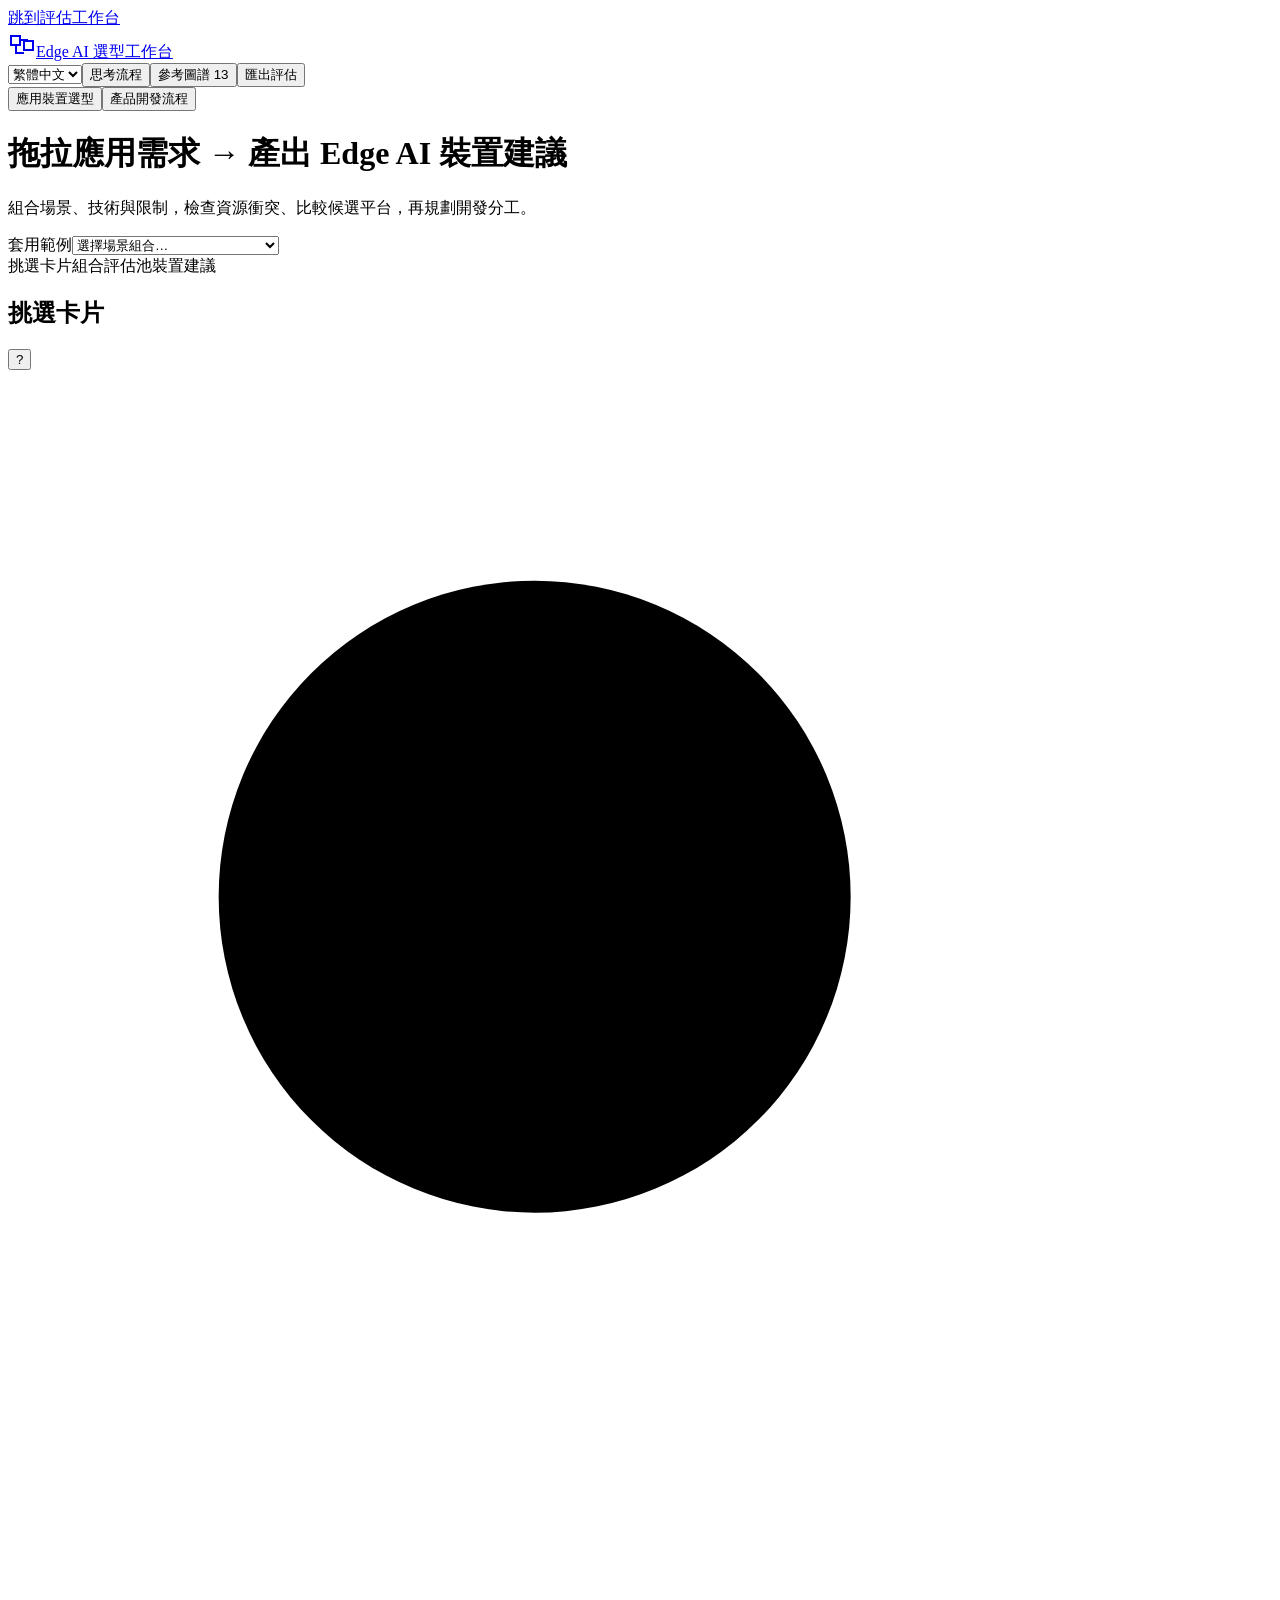
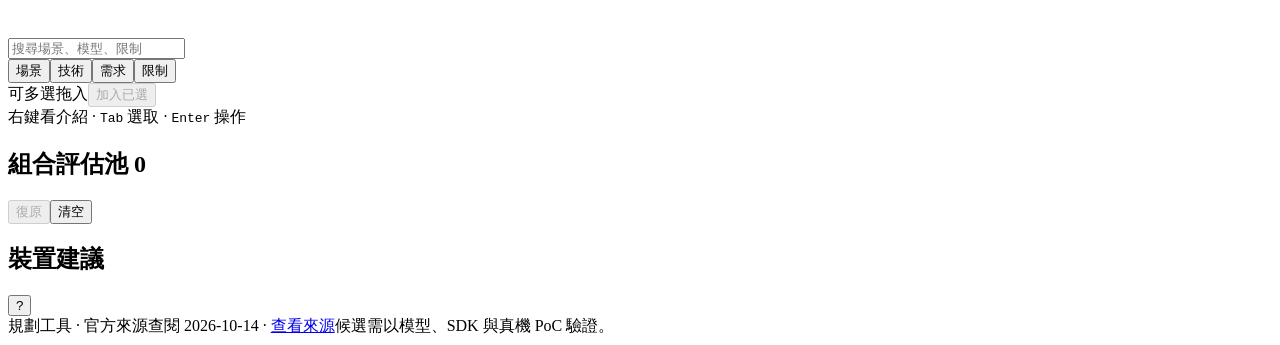
<file: edge-ai-guide/src/workbench.html>
<!doctype html><html lang="zh-Hant"><head><meta charset="utf-8"><meta name="viewport" content="width=device-width,initial-scale=1"><meta name="description" content="以場景、技術與限制卡片建立 Edge AI 評估池，查看平台候選與可追溯決策。"><title>Edge AI｜需求評估工作台</title><style>/*STYLES*/</style></head><body>
<a class="skip" href="#workspace">跳到評估工作台</a>
<header class="topbar"><a class="brand" href="index.html"><svg width="28" height="28" viewBox="0 0 28 28" aria-hidden="true"><path d="M3 7h9v9H3zM16 12h9v9h-9zM12 11h8M8 16v8h8" fill="none" stroke="currentColor" stroke-width="2"/></svg>Edge AI <span>選型工作台</span></a><nav aria-label="主要導覽"><select id="language" class="language-switch" aria-label="介面語言"><option value="zh">繁體中文</option><option value="en">English</option></select><button id="methodBtn">思考流程</button><button id="referenceBtn">參考圖譜 <span class="count">13</span></button><button id="exportBtn" class="primary">匯出評估</button></nav></header>
<div id="workbenchTabs" class="workbench-tabs" role="tablist" aria-label="工作階段"><button id="selectionTab" role="tab" aria-selected="true" aria-controls="selectionPanel" tabindex="0">應用裝置選型</button><button id="deliveryTab" role="tab" aria-selected="false" aria-controls="deliveryPanel" tabindex="-1">產品開發流程</button></div>
<div id="selectionPanel" role="tabpanel" aria-labelledby="selectionTab"><main id="workspace">
<div class="intro"><div><h1>拖拉應用需求 → 產出 Edge AI 裝置建議</h1><p>組合場景、技術與限制，檢查資源衝突、比較候選平台，再規劃開發分工。</p></div><label class="preset-label">套用範例<select id="preset"><option value="">選擇場景組合…</option><option value="people">商店人流計數</option><option value="points">快速特徵點追蹤</option><option value="lowpower">5 W 點追蹤：衝突示例</option><option value="document">離線文件終端</option><option value="semantic">巡檢語意判讀</option><optgroup label="公開案例衍生預設"><option value="strata">Strata / Qwen3.8 本地 Agent</option><option value="halo">Strata / Strix Halo 語音延伸</option><option value="riva">Jetson / Riva 語音延伸</option><option value="seco">SECO / QCS6490 本地 RAG</option><option value="qcs8550case">QCS8550 / 多相機 Edge AI</option><option value="intelcheck">Intel / 零售訂單核對</option><option value="kncam">Kneron / 廣角智慧相機</option><option value="ambcam">Ambarella / 4K 安防</option><option value="amr">AMR / 度量避障起測</option><option value="uavlong">無人機 / 120m 遠距追蹤</option><option value="uavsurvey">無人機 / 空拍建圖與尺度</option><option value="uavflight">無人機 / 室內低速飛行避障</option><option value="robotspace">移動機器人 / 近遠場融合</option><option value="vehiclefar">車載 / 80m 遠場觀測</option></optgroup><!--AIOTOPTIONS--></select></label></div>
<div class="selection-flow" aria-hidden="true"><span>挑選卡片</span><i></i><span>組合評估池</span><i></i><span>裝置建議</span></div>
<div class="workbench">
<section class="library" aria-labelledby="libraryTitle"><div class="section-head"><h2 id="libraryTitle">挑選卡片</h2><button class="icon-button" data-info="help" data-tip="拖拉、批次加入或點選＋；右鍵可看介紹。" aria-label="卡片操作說明">?</button></div>
<label class="search"><svg viewBox="0 0 24 24" aria-hidden="true"><circle cx="10" cy="10" r="6"/><path d="m15 15 5 5"/></svg><input id="search" placeholder="搜尋場景、模型、限制" aria-label="搜尋卡片" type="search"></label>
<div class="tabs" role="group" aria-label="卡片類別"><button data-group="scene" aria-pressed="true">場景</button><button data-group="model" aria-pressed="false">技術</button><button data-group="need" aria-pressed="false">需求</button><button data-group="limit" aria-pressed="false">限制</button></div>
<div class="batchbar"><span id="selectionCount">可多選拖入</span><button id="addSelected" disabled>加入已選</button></div><div id="catalog" class="catalog"></div>
<div class="library-foot">右鍵看介紹 · <kbd>Tab</kbd> 選取 · <kbd>Enter</kbd> 操作</div></section>
<section class="pool-column" aria-labelledby="poolTitle"><div class="section-head"><h2 id="poolTitle">組合評估池 <span id="poolCount" class="count">0</span></h2><div><button id="undo" disabled>復原</button><button id="clear">清空</button></div></div>
<div id="pool" class="pool" tabindex="0" aria-label="評估池，將卡片拖入此處或從素材庫加入"><div id="poolContents"></div></div>
<div id="tuning" class="tuning"></div>
<div id="trace" class="scene-status"></div>
</section>
<section class="results" aria-labelledby="resultTitle"><div class="section-head"><h2 id="resultTitle">裝置建議</h2><button class="icon-button" data-info="rules" data-tip="依部署路徑排序；分數不是效能或信心值。" aria-label="推薦規則說明">?</button></div><div id="result"></div></section>
</div>
<footer>規劃工具 · 官方來源查閱 2026-10-14 · <a href="reference.html#sources" target="_blank" rel="noopener">查看來源</a><span>候選需以模型、SDK 與真機 PoC 驗證。</span></footer>
</main></div>
<section id="deliveryPanel" class="delivery-panel" role="tabpanel" aria-labelledby="deliveryTab" hidden><div id="deliveryRoot" data-own-locale="true"></div></section>
<aside id="drawer" class="drawer" hidden aria-labelledby="drawerTitle" tabindex="-1"><div class="drawer-head"><h2 id="drawerTitle"></h2><button id="closeDrawer" class="icon-button" aria-label="關閉說明">×</button></div><div id="drawerBody"></div></aside>
<div id="contextMenu" class="context-menu" role="menu" aria-label="卡片選單" hidden><button role="menuitem" id="contextAdd">加入評估池</button><button role="menuitem" id="contextInfo">查看卡片介紹</button></div>
<div id="tooltip" class="tooltip" role="tooltip" hidden></div><div class="sr-only" id="announcer" role="status" aria-live="polite"></div><div id="toast" class="toast" hidden role="status"></div>
<script>/*AIOT*/
/*ENGINE*/
/*I18N*/
/*WORKFLOWENGINE*/
/*WORKFLOWUI*/
/*APP*/
/*WORKFLOWBRIDGE*/</script></body></html>
</file>
